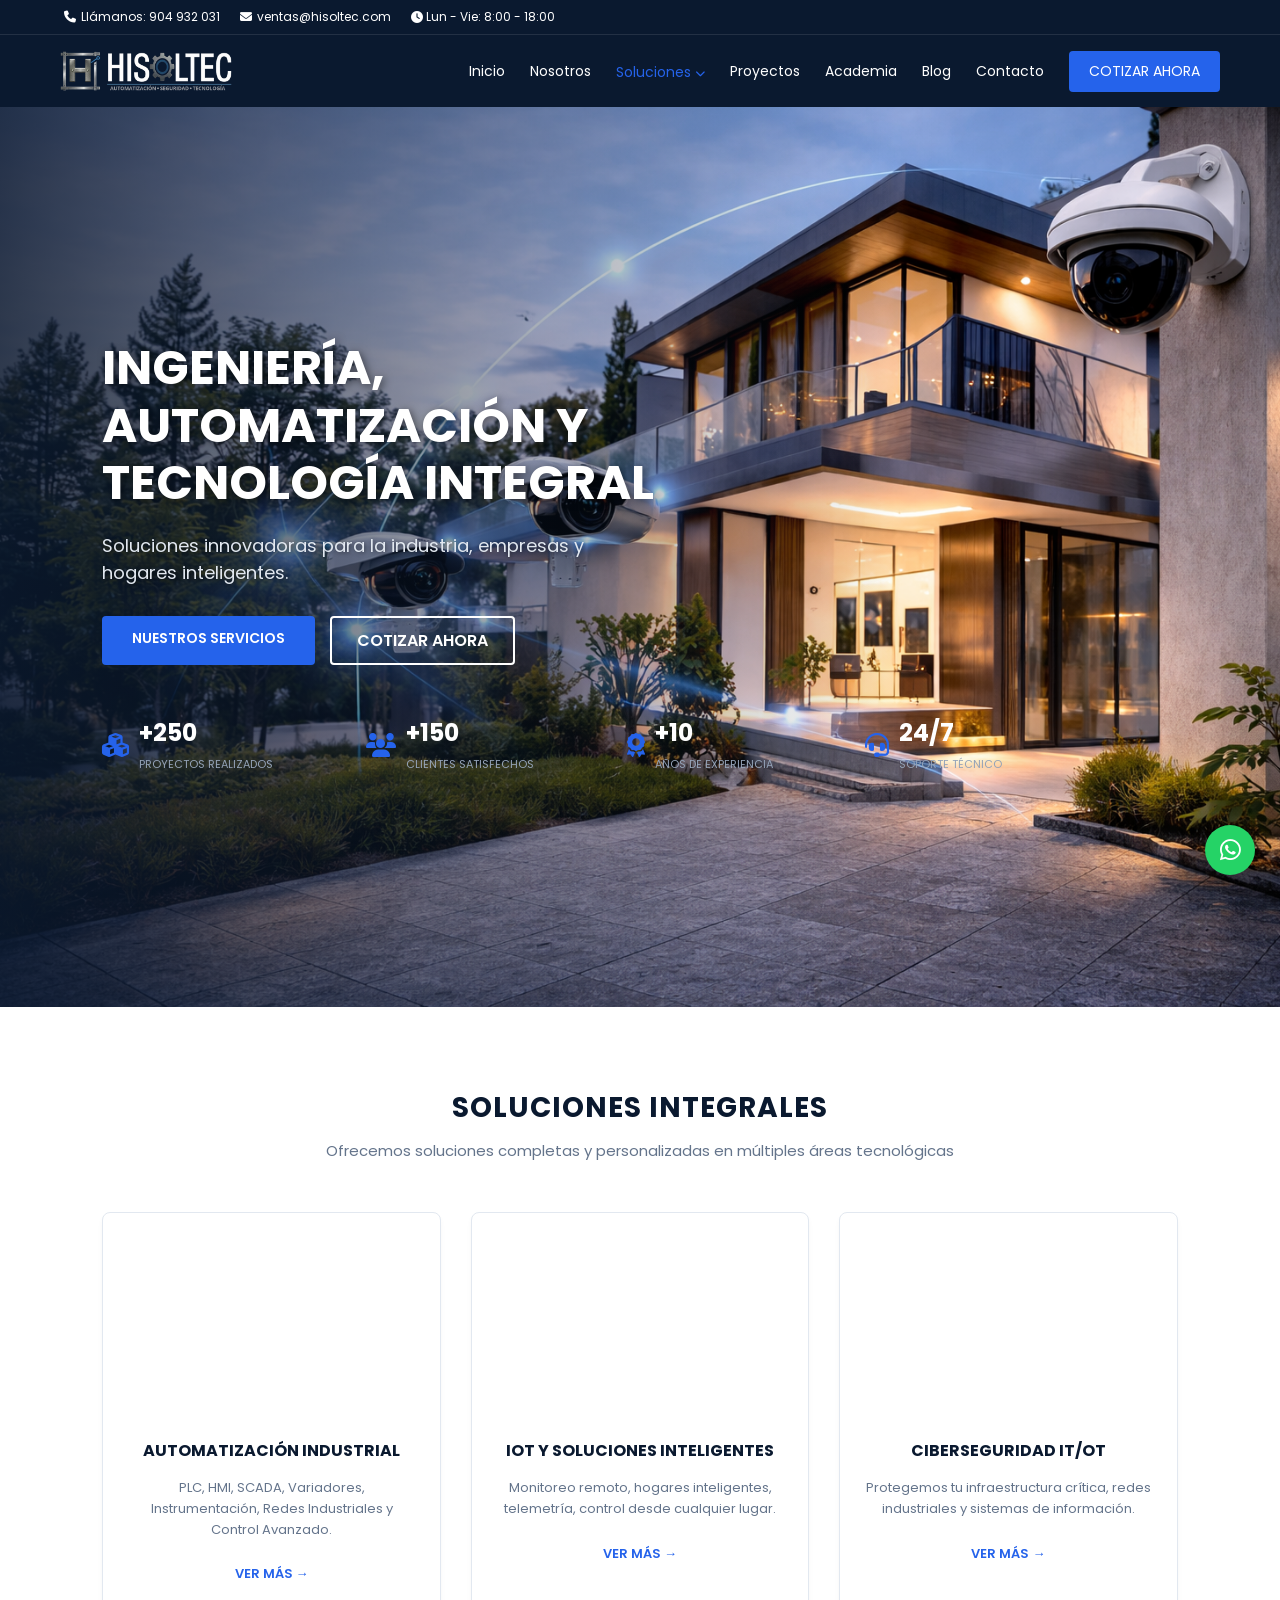
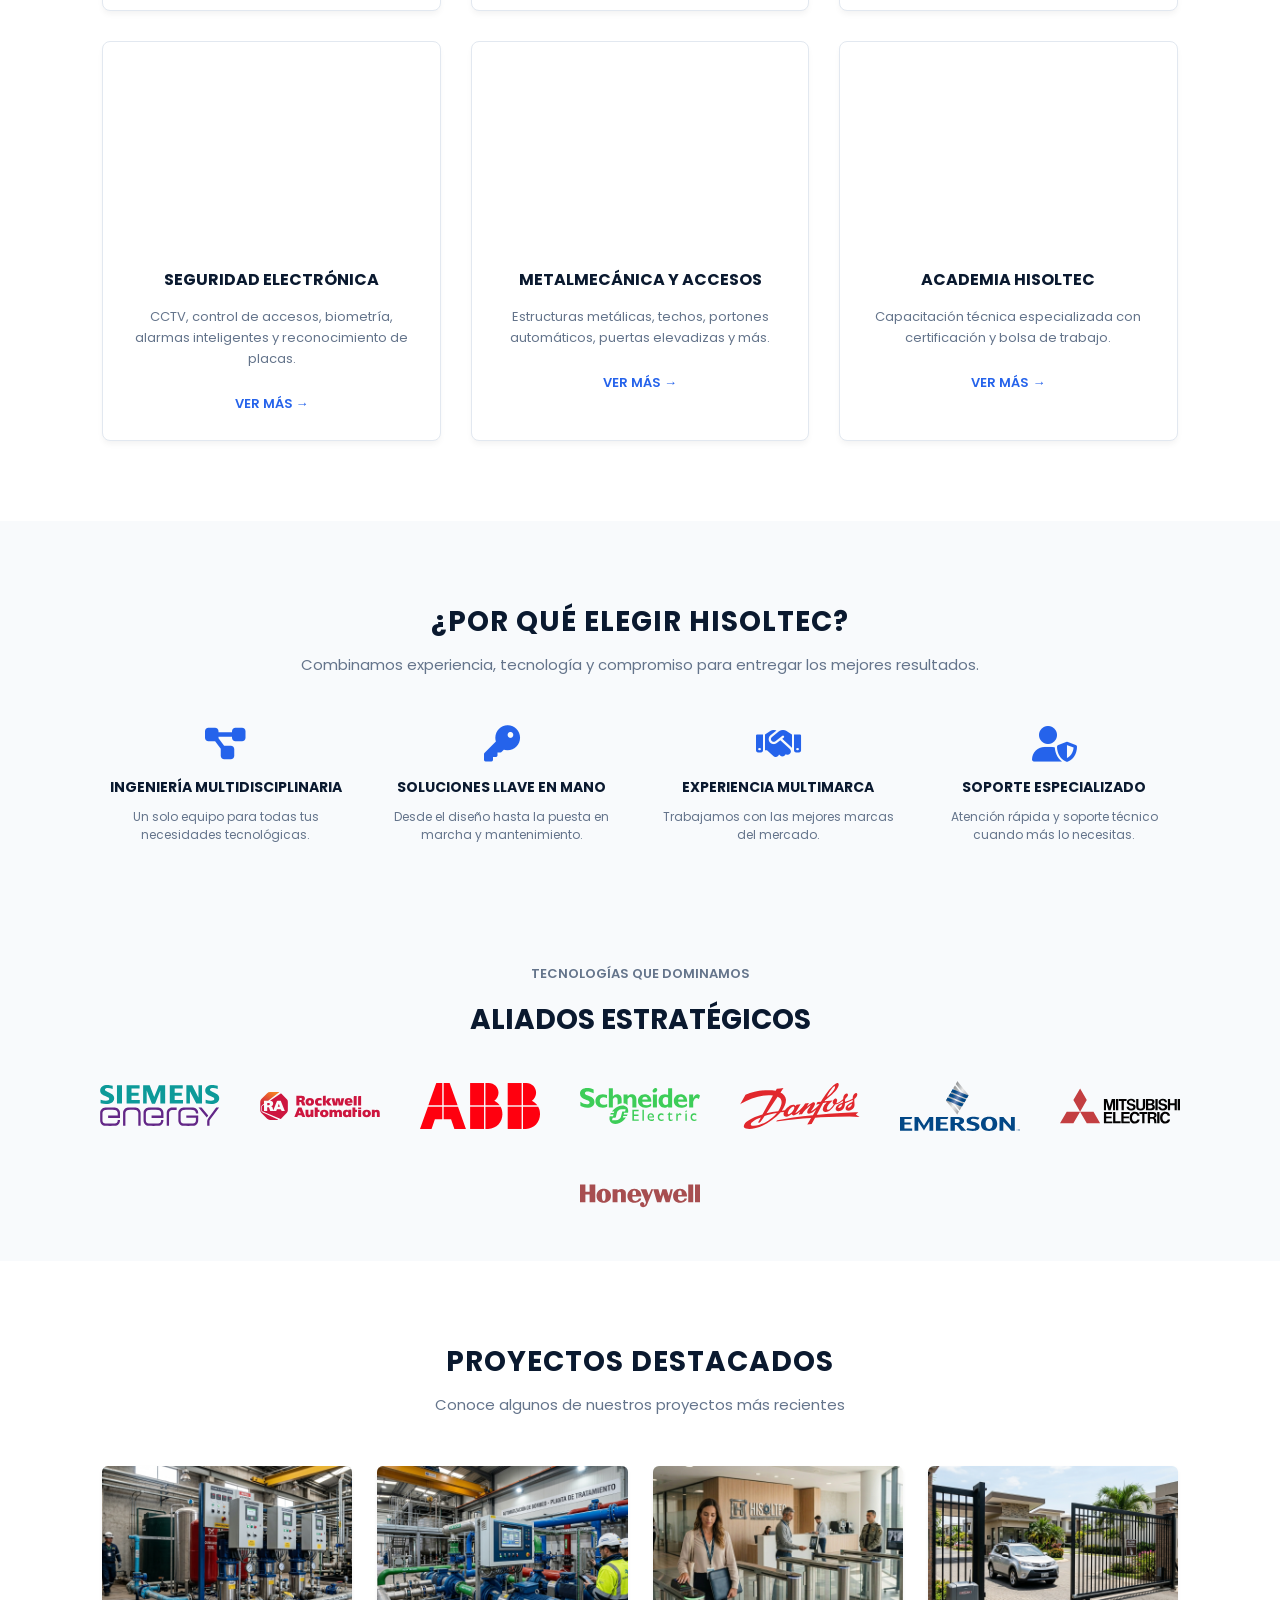
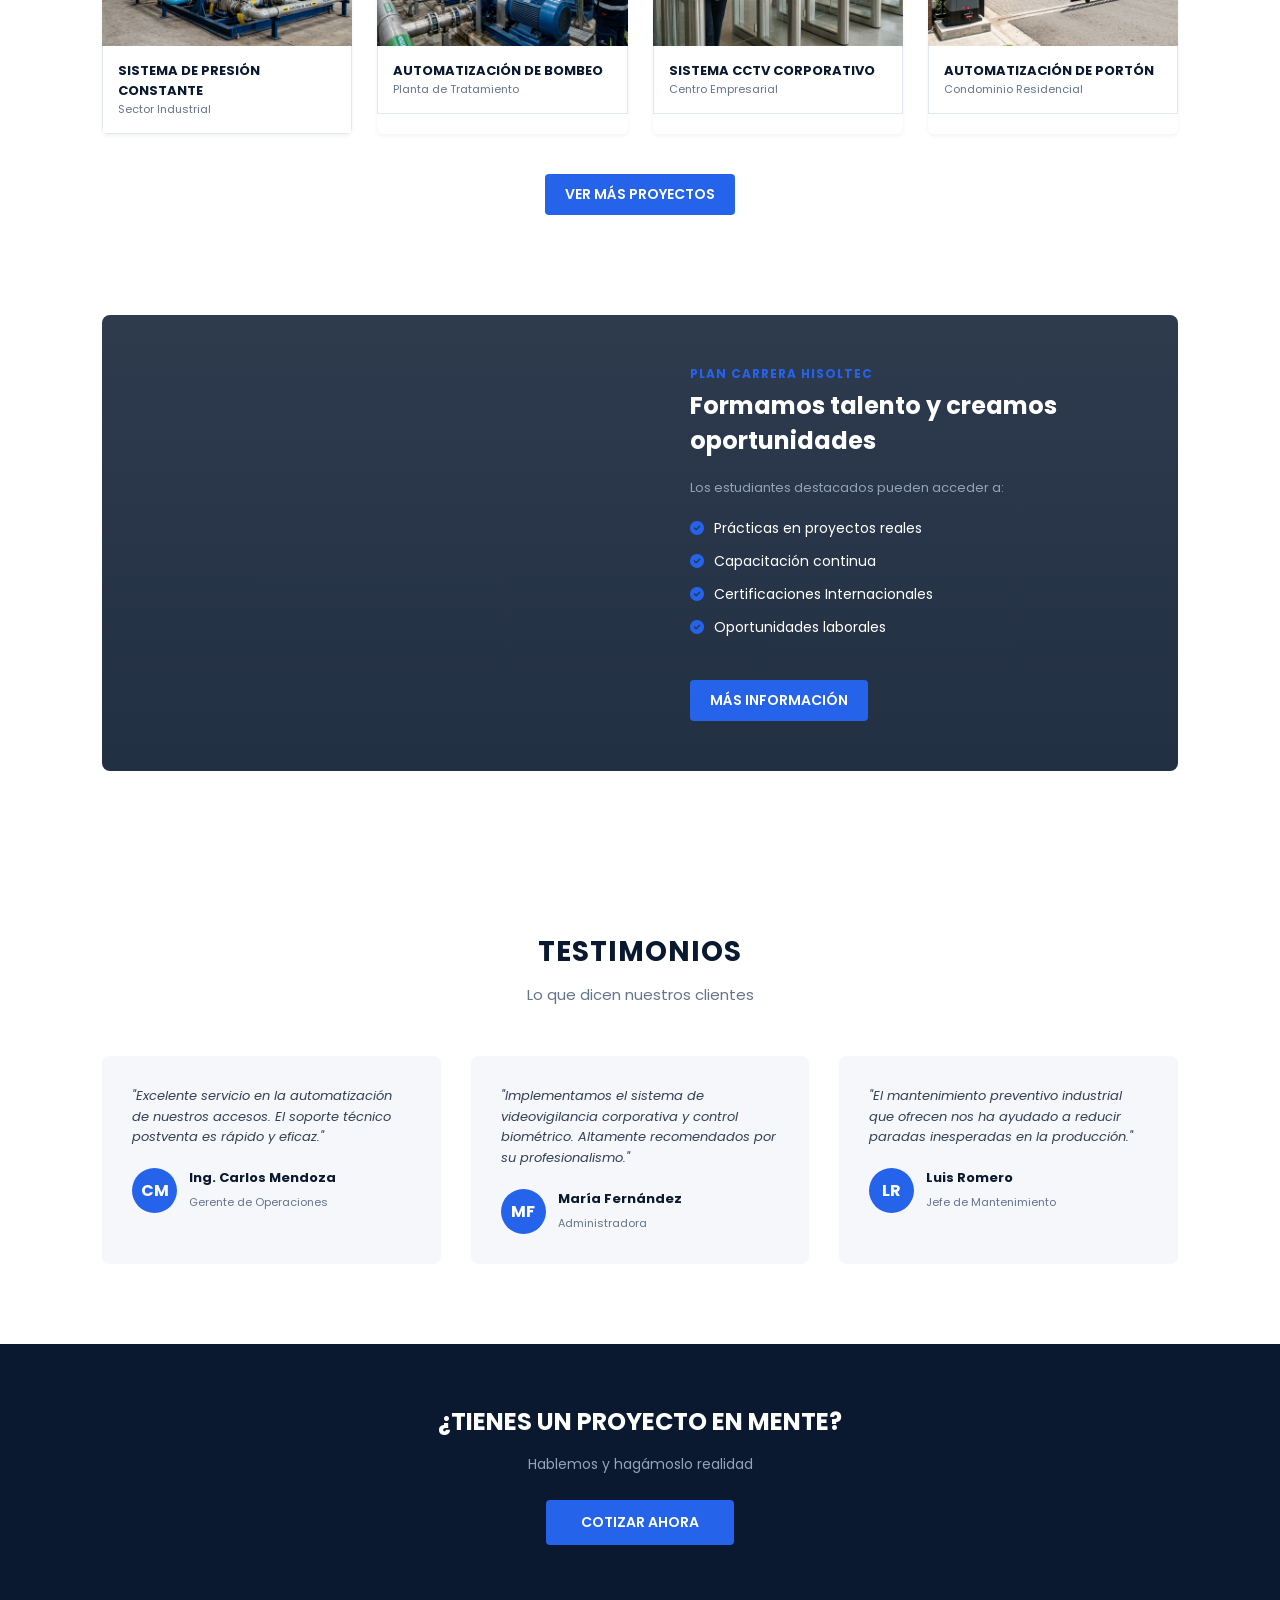
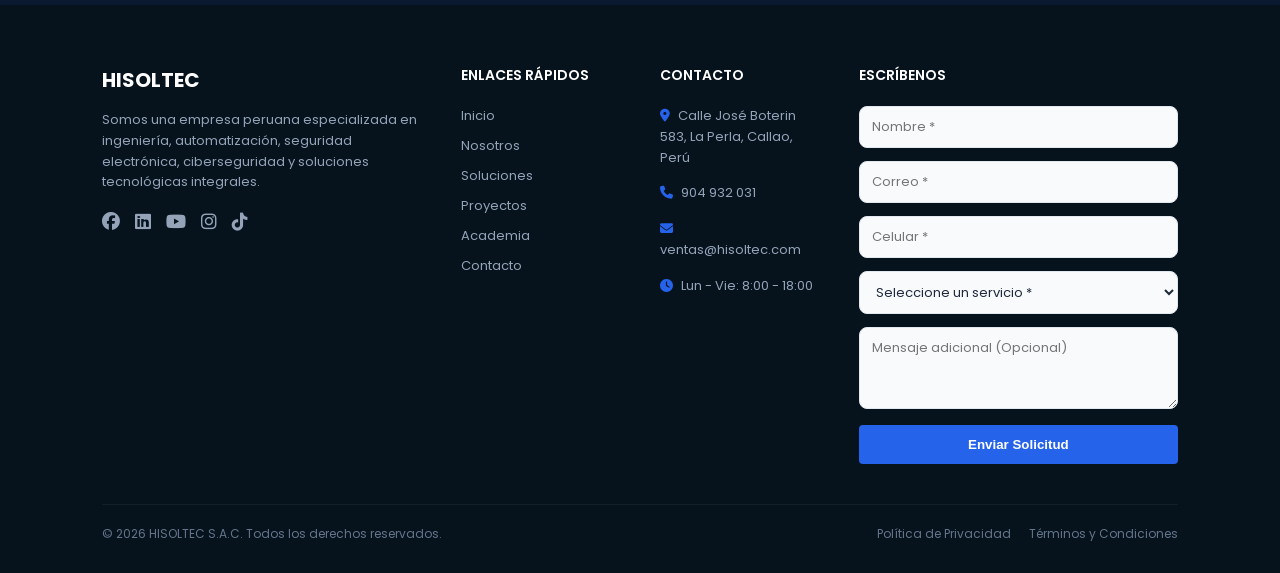
<file: index.html>
<!DOCTYPE html>
<html lang="es">
<head>
    <meta charset="UTF-8">
    <title>HISOLTEC | Ingeniería, Automatización y Tecnología Integral</title>
    <meta name="viewport" content="width=device-width, initial-scale=1.0">
    
    <link rel="icon" type="image/png" sizes="32x32" href="favicon_sin_fondo_hst.PNG">

    <link rel="preconnect" href="https://fonts.googleapis.com">
    <link rel="preconnect" href="https://fonts.gstatic.com" crossorigin>
    <link href="https://fonts.googleapis.com/css2?family=Poppins:wght@400;600;700&display=swap" rel="stylesheet">
    <link rel="stylesheet" href="https://cdnjs.cloudflare.com/ajax/libs/font-awesome/6.4.0/css/all.min.css">
    
    <style>
        /* VARIABLES DE COLOR (Según Guía de Estilo de la Imagen) */
        :root {
            --primary-dark: #0A192F;
            --electric-blue: #2563EB;
            --accent-green: #00C853;
            --bg-light: #F5F7FA;
            --white: #FFFFFF;
            --text-muted: #64748B;
        }

        * {
            box-sizing: border-box;
            margin: 0;
            padding: 0;
        }

        html {
            scroll-behavior: smooth;
        }

        body {
            font-family: 'Poppins', sans-serif;
            background-color: var(--white);
            color: var(--primary-dark);
            overflow-x: hidden;
        }

        /* TOP BAR INFO */
        .top-bar {
            background-color: var(--primary-dark);
            color: var(--white);
            font-size: 12px;
            padding: 8px 5%;
            display: flex;
            justify-content: space-between;
            align-items: center;
            border-bottom: 1px solid rgba(255,255,255,0.1);
        }

        .top-bar-info {
            display: flex;
            gap: 20px;
        }

        .top-bar-info a {
            color: var(--white);
            text-decoration: none;
            display: flex;
            align-items: center;
            gap: 5px;
        }

        /* HEADER NAV */
        nav {
            background-color: var(--primary-dark);
            padding: 0px clamp(16px, 5%, 60px);
            height: 72px;
            position: sticky;
            top: 0;
            z-index: 1000;
            display: flex;
            justify-content: space-between;
            align-items: center;
        }

        .logo img {
            height: 40px;
            display: block;
        }

        .menu-desktop {
            display: flex;
            align-items: center;
            gap: 25px;
        }

        .menu-desktop a {
            color: var(--white);
            text-decoration: none;
            font-size: 14px;
            font-weight: 400;
            transition: color 0.3s;
        }

        .menu-desktop a:hover, .menu-desktop a.active {
            color: var(--electric-blue);
        }

        /* DROPDOWN SUBMENÚ */
        .dropdown {
            position: relative;
        }
        .dropdown-menu {
            position: absolute;
            top: 100%;
            left: 0;
            background: var(--primary-dark);
            border: 1px solid rgba(255,255,255,0.1);
            display: none;
            flex-direction: column;
            width: 220px;
            padding: 10px 0;
            box-shadow: 0 10px 15px rgba(0,0,0,0.3);
        }
        .dropdown:hover .dropdown-menu {
            display: flex;
        }
        .dropdown-menu a {
            padding: 10px 20px;
        }

        .btn-cotizar {
            background-color: var(--electric-blue);
            color: var(--white);
            padding: 10px 20px;
            border-radius: 4px;
            text-decoration: none;
            font-weight: 600;
            font-size: 14px;
            transition: background 0.3s;
        }

        .btn-cotizar:hover {
            background-color: #1d4ed8;
        }

        .hamburger {
            display: none;
            color: var(--white);
            font-size: 24px;
            cursor: pointer;
        }

        /* HERO SECTION 
        .hero {
            background: url('fondo_camaras.png') center/cover; /*linear-gradient(rgba(10,25,47,0.75), rgba(10,25,47,0.85))*/
            /*background-position: center;
            background-size: cover; 
            background: linear-gradient(135deg, rgba(245, 248, 250, 0.98), rgba(230, 240, 245, 0.95));
            min-height: 100vh;
            display: flex;
            flex-direction: column;
            justify-content: center;
            padding: 0 8%;
            color: var(--white);
        }*/

        /* HERO SECTION - DEGRADADO HORIZONTAL: izquierda oscuro → derecha transparente */
        .hero {
        background: linear-gradient(90deg, rgba(10,25,47,0.85) 0%, rgba(10,25,47,0) 70%), url('fondo_camaras.png') center/cover no-repeat;
        min-height: 100vh;
        display: flex;
        flex-direction: column;
        justify-content: center;
        padding: 0 8%;
        color: var(--white);
        }

        .hero h1 {
            font-size: 48px;
            font-weight: 700;
            max-width: 700px;
            line-height: 1.2;
            margin-bottom: 20px;
            text-shadow: 2px 2px 8px rgba(0,0,0,0.5);
        }

        .hero p {
            font-size: 18px;
            color: #E2E8F0;
            max-width: 550px;
            margin-bottom: 30px;
            text-shadow: 1px 1px 4px rgba(0,0,0,0.5);
        }

        .hero-btns {
            display: flex;
            gap: 15px;
            margin-bottom: 50px;
        }

        .btn-outline {
            border: 2px solid var(--white);
            color: var(--white);
            padding: 10px 25px;
            border-radius: 4px;
            text-decoration: none;
            font-weight: 600;
            transition: all 0.3s;
        }

        .btn-outline:hover {
            background: var(--white);
            color: var(--primary-dark);
        }

        /* COUNTERS METRICS */
        .metrics-bar {
            display: flex;
            justify-content: space-between;
            max-width: 900px;
            gap: 20px;
        }

        .metric-item {
            display: flex;
            align-items: center;
            gap: 10px;
        }

        .metric-item i {
            color: var(--electric-blue);
            font-size: 24px;
        }

        .metric-number {
            font-size: 24px;
            font-weight: 700;
            display: block;
        }

        .metric-label {
            font-size: 11px;
            text-transform: uppercase;
            color: #94A3B8;
        }

        /* SECCIONES COMPARTIDAS */
        section {
            padding: 80px 8%;
        }

        .section-title {
            text-align: center;
            font-size: 28px;
            font-weight: 700;
            margin-bottom: 10px;
            text-transform: uppercase;
            letter-spacing: 1px;
        }

        .section-subtitle {
            text-align: center;
            color: var(--text-muted);
            margin-bottom: 50px;
            font-size: 15px;
        }

        /* SECCIÓN SOLUCIONES */
        .soluciones-grid {
            display: grid;
            grid-template-columns: repeat(auto-fit, minmax(320px, 1fr));
            gap: 30px;
        }

        .solucion-card {
            background: var(--white);
            border: 1px solid #E2E8F0;
            border-radius: 8px;
            overflow: hidden;
            box-shadow: 0 4px 6px -1px rgba(0,0,0,0.05);
            transition: transform 0.3s, box-shadow 0.3s;
        }

        .solucion-card:hover {
            transform: translateY(-5px);
            box-shadow: 0 10px 15px -3px rgba(0,0,0,0.1);
        }

        .solucion-img {
            height: 200px;
            background-size: cover;
            background-position: center;
            position: relative;
        }

        .solucion-content {
            padding: 25px;
            text-align: center;
        }

        .solucion-content h3 {
            font-size: 16px;
            font-weight: 700;
            margin-bottom: 15px;
            text-transform: uppercase;
        }

        .solucion-content p {
            font-size: 13px;
            color: var(--text-muted);
            line-height: 1.6;
            margin-bottom: 20px;
            min-height: 40px;
        }

        .solucion-link {
            color: var(--electric-blue);
            text-decoration: none;
            font-weight: 600;
            font-size: 13px;
            display: inline-flex;
            align-items: center;
            gap: 5px;
        }

        /* POR QUÉ ELEGIRNOS */
        .features-grid {
            display: grid;
            grid-template-columns: repeat(auto-fit, minmax(220px, 1fr));
            gap: 30px;
            text-align: center;
        }

        .feature-item i {
            font-size: 36px;
            color: var(--electric-blue);
            margin-bottom: 15px;
        }

        .feature-item h4 {
            font-size: 14px;
            font-weight: 700;
            margin-bottom: 10px;
            text-transform: uppercase;
        }

        .feature-item p {
            font-size: 12px;
            color: var(--text-muted);
            line-height: 1.5;
        }

        /* MARCAS / TECNOLOGÍAS - MEJORADO: badges profesionales 
        .brands-container {
            background-color: #F8FAFC;
            padding: 40px 5%;
            text-align: center;
        }

        .brands-slider {
            display: flex;
            justify-content: center;
            align-items: center;
            gap: 30px;
            flex-wrap: wrap;
            margin-top: 20px;
        }

        .brands-slider span {
            font-weight: 600;
            font-size: 14px;
            color: #1e293b;
            background: white;
            padding: 8px 20px;
            border-radius: 40px;
            box-shadow: 0 1px 3px rgba(0,0,0,0.05);
            border: 1px solid #e2e8f0;
            letter-spacing: 0.5px;
        }*/

        /* MARCAS / TECNOLOGÍAS - CON LOGOS SVG */
        .brands-container {
            background-color: #F8FAFC;
            padding: 40px 5%;
            text-align: center;
        }

        .brands-container h2{
            font-size: 28px;
            color: #0A192F;
            margin-bottom: 40px;
        }

        .brands-slider {
            display: flex;
            justify-content: center;
            align-items: center;
            gap: 40px;
            flex-wrap: wrap;
            margin-top: 20px;
        }

        .brand-logo {
            height: 50px;
            width: auto;
            max-width: 120px;
            object-fit: contain;
            transition: all 0.3s ease;
        }

        .brand-logo:hover {
            transform: scale(1.08);
        }

        /* PROYECTOS DESTACADOS */
        .proyectos-grid {
            display: grid;
            grid-template-columns: repeat(auto-fit, minmax(250px, 1fr));
            gap: 25px;
            margin-bottom: 40px;
        }

        .proyecto-card {
            background: var(--white);
            border-radius: 6px;
            overflow: hidden;
            box-shadow: 0 2px 4px rgba(0,0,0,0.05);
        }

        .proyecto-img {
            height: 180px;
            background-size: cover;
            background-position: center;
        }

        .proyecto-info {
            padding: 15px;
            border: 1px solid #E2E8F0;
            border-top: none;
        }

        .proyecto-info h4 {
            font-size: 13px;
            font-weight: 700;
            text-transform: uppercase;
        }

        .proyecto-info p {
            font-size: 11px;
            color: var(--text-muted);
        }

        .center-btn {
            display: flex;
            justify-content: center;
        }

        /* PLAN CARRERA */
        .plan-carrera {
            background: linear-gradient(rgba(10,25,47,0.85), rgba(10,25,47,0.9)), url('https://images.unsplash.com/photo-1504384308090-c894fdcc538d') center/cover;
            color: var(--white);
            border-radius: 8px;
            display: grid;
            grid-template-columns: 1fr 1fr;
            overflow: hidden;
            padding: 0;
        }

        .plan-img {
            background: url('https://images.unsplash.com/photo-1581092918056-0c4c3dad3785') center/cover;
            min-height: 350px;
        }

        .plan-content {
            padding: 50px;
            display: flex;
            flex-direction: column;
            justify-content: center;
        }

        .plan-content h3 {
            font-size: 24px;
            margin-bottom: 20px;
        }

        .plan-list {
            list-style: none;
            margin-bottom: 30px;
        }

        .plan-list li {
            font-size: 14px;
            margin-bottom: 12px;
            display: flex;
            align-items: center;
            gap: 10px;
        }

        .plan-list li i {
            color: var(--electric-blue);
        }

        /* TESTIMONIOS - MEJORADO: avatares con iniciales */
        .testimonios-grid {
            display: grid;
            grid-template-columns: repeat(auto-fit, minmax(280px, 1fr));
            gap: 30px;
        }

        .testimonio-card {
            background: var(--bg-light);
            padding: 30px;
            border-radius: 8px;
            position: relative;
        }

        .testimonio-card p {
            font-size: 13px;
            font-style: italic;
            line-height: 1.6;
            margin-bottom: 20px;
            color: #334155;
        }

        .testimonio-user {
            display: flex;
            align-items: center;
            gap: 12px;
        }

        .testimonio-avatar {
            width: 45px;
            height: 45px;
            background-color: var(--electric-blue);
            border-radius: 50%;
            display: flex;
            align-items: center;
            justify-content: center;
            color: white;
            font-weight: 700;
            font-size: 16px;
            text-transform: uppercase;
        }

        .testimonio-name {
            font-size: 13px;
            font-weight: 700;
            display: block;
        }

        .testimonio-role {
            font-size: 11px;
            color: var(--text-muted);
        }

        /* CALL TO ACTION FINAL */
        .cta-final {
            background-color: var(--primary-dark);
            color: var(--white);
            text-align: center;
            padding: 60px 5%;
            display: flex;
            flex-direction: column;
            align-items: center;
            gap: 15px;
        }

        .cta-final h2 {
            font-size: 24px;
            font-weight: 700;
        }

        .cta-final p {
            font-size: 14px;
            color: #94A3B8;
            margin-bottom: 10px;
        }

        /* CONTACTO / FOOTER DETALLADO */
        .main-footer {
            background-color: #06131D;
            color: var(--white);
            padding: 60px 8% 30px 8%;
            font-size: 13px;
        }

        .footer-grid {
            display: grid;
            grid-template-columns: 2fr 1fr 1fr 2fr;
            gap: 40px;
            border-bottom: 1px solid rgba(255,255,255,0.05);
            padding-bottom: 40px;
        }

        .footer-col h4 {
            font-size: 14px;
            font-weight: 600;
            margin-bottom: 20px;
            text-transform: uppercase;
            color: var(--white);
        }

        .footer-col p {
            color: #94A3B8;
            line-height: 1.6;
            margin-bottom: 15px;
        }

        .footer-col ul {
            list-style: none;
        }

        .footer-col ul li {
            margin-bottom: 10px;
        }

        .footer-col ul li a {
            color: #94A3B8;
            text-decoration: none;
            transition: color 0.2s;
        }

        .footer-col ul li a:hover {
            color: var(--electric-blue);
        }

        .social-icons {
            display: flex;
            gap: 15px;
            margin-top: 15px;
        }

        .social-icons a {
            color: #94A3B8;
            font-size: 18px;
            transition: color 0.2s;
        }

        .social-icons a:hover {
            color: var(--electric-blue);
        }

        /* FORMULARIO INTEGRADO EN FOOTER */
        .footer-form input, .footer-form select, .footer-form textarea {
            width: 100%;
            background: #f8fafc;
            border: 1px solid #e2e8f0;
            padding: 10px 12px;
            border-radius: 8px;
            color: #1e293b;
            margin-bottom: 10px;
            font-family: inherit;
            font-size: 13px;
        }

        .footer-form select option {
            background: #f8fafc;
            color: #1e293b;
        }

        .footer-form button {
            background: var(--electric-blue);
            color: var(--white);
            border: none;
            width: 100%;
            padding: 12px;
            border-radius: 4px;
            font-weight: 600;
            cursor: pointer;
            transition: background 0.3s;
        }

        .footer-form button:hover {
            background: #1d4ed8;
        }

        .error-msg {
            color: #EF4444;
            font-size: 11px;
            margin-top: -5px;
            margin-bottom: 8px;
        }

        .footer-bottom {
            display: flex;
            justify-content: space-between;
            padding-top: 20px;
            color: #64748B;
            font-size: 12px;
        }

        .footer-bottom a {
            color: #64748B;
            text-decoration: none;
            margin-left: 15px;
        }

        /* WHATSAPP FLOAT */
        .whatsapp-float {
            position: fixed;
            bottom: 25px;
            right: 25px;
            background-color: #25D366;
            color: white;
            width: 50px;
            height: 50px;
            border-radius: 50%;
            display: flex;
            align-items: center;
            justify-content: center;
            font-size: 24px;
            box-shadow: 0 4px 10px rgba(0,0,0,0.3);
            z-index: 2000;
            text-decoration: none;
        }

        /* MENÚ MÓVIL LATERAL - CORREGIDO: Academia sin submenú, Soluciones CON submenú, y agregado HISOLTEC */
        .mobile-menu-panel {
            position: fixed;
            top: 0;
            right: -100%;
            width: 240px;
            height: 100vh;
            background: rgba(15,18,22,0.7);
            backdrop-filter: blur(2px);
            /*-webkit-backdrop-filter: blur(4px);*/
            z-index: 3000;
            transition: right 0.4s cubic-bezier(0.1, 1, 0.1, 1);
            padding: 30px 20px;
            box-shadow: -5px 0 25px rgba(0,0,0,0.4);
            display: flex;
            flex-direction: column;
        }

        .mobile-menu-panel.open {
            right: 0;
        }

        .mobile-header {
            display: flex;
            justify-content: space-between;
            align-items: center;
            margin-bottom: 30px;
            padding-bottom: 15px;
            border-bottom: 1px solid rgba(255,255,255,0.1);
        }

        .mobile-header h3 {
            color: var(--white);
            font-size: 20px;
            font-weight: 700;
        }

        .close-panel {
            color: var(--white);
            font-size: 24px;
            cursor: pointer;
        }

        .mobile-links {
            display: flex;
            flex-direction: column;
            gap: 5px;
        }

        .mobile-link-item {
            display: flex;
            justify-content: space-between;
            align-items: center;
            color: var(--white);
            text-decoration: none;
            font-size: 16px;
            font-weight: 600;
            padding: 12px 0;
            cursor: pointer;
            border-bottom: 1px solid rgba(255,255,255,0.1);
        }

        .mobile-simple-link {
            color: var(--white);
            text-decoration: none;
            font-size: 16px;
            font-weight: 600;
            padding: 12px 0;
            display: block;
            border-bottom: 1px solid rgba(255,255,255,0.1);
        }

        .mobile-submenu {
            display: none;
            flex-direction: column;
            padding-left: 20px;
            margin-bottom: 10px;
            border-left: 2px solid var(--electric-blue);
        }

        .mobile-submenu.open {
            display: flex;
        }

        .mobile-submenu a {
            color: #CBD5E1;
            text-decoration: none;
            font-size: 13px;
            padding: 8px 0;
        }

        .toggle-icon {
            font-size: 12px;
            transition: transform 0.2s;
        }

        .mobile-link-item.open .toggle-icon {
            transform: rotate(180deg);
        }

        .mobile-menu-panel .btn-cotizar {
            margin-top: 30px;
            text-align: center;
        }

        .overlay-bg {
            position: fixed;
            top: 0;
            left: 0;
            width: 100vw;
            height: 100vh;
            background: rgba(0,0,0,0.5);
            z-index: 2500;
            display: none;
        }

        /* TOAST SUCCESS */
        .toast-notification {
            position: fixed;
            top: 30px;
            left: 50%;
            transform: translateX(-50%);
            background: var(--accent-green);
            color: white;
            padding: 12px 25px;
            border-radius: 4px;
            font-weight: 600;
            z-index: 4000;
            opacity: 0;
            visibility: hidden;
            transition: 0.3s;
            font-size: 14px;
        }
        .toast-notification.show {
            opacity: 1;
            visibility: visible;
        }

        /* RESPONSIVE */
        @media (max-width: 1024px) {
            .footer-grid {
                grid-template-columns: 1fr 1fr;
            }
            .plan-carrera {
                grid-template-columns: 1fr;
            }
            .plan-img {
                display: none;
            }
        }

        @media (max-width: 1050px) {
            nav{
                height: 56px;
            }
            .menu-desktop, .top-bar {
                display: none;
            }
            .hamburger {
                display: block;
            }
            .hero h1 {
                font-size: 32px;
            }
            .metrics-bar {
                flex-direction: column;
                gap: 15px;
            }
            .footer-grid {
                grid-template-columns: 1fr;
            }
            .footer-bottom {
                flex-direction: column;
                gap: 10px;
                text-align: center;
            }
            .hero-content{
                padding-top: 140px;
            }
            .hero-title{
                font-size: 2.6rem;
                line-height: 1.15;
                max-width: 90%;
            }
            section {
                padding: 60px 5%;
            }
        }

        /* MODAL - Ventana emergente para Términos y Política */
.modal {
    display: none;
    position: fixed;
    top: 0;
    left: 0;
    width: 100%;
    height: 100%;
    background: rgba(0, 0, 0, 0.8);
    backdrop-filter: blur(5px);
    z-index: 5000;
    justify-content: center;
    align-items: center;
}

.modal-content {
    background: white;
    width: 90%;
    max-width: 700px;
    max-height: 85vh;
    border-radius: 20px;
    overflow: hidden;
    animation: modalFadeIn 0.3s ease;
}

@keyframes modalFadeIn {
    from {
        opacity: 0;
        transform: translateY(-30px);
    }
    to {
        opacity: 1;
        transform: translateY(0);
    }
}

.modal-header {
    background: #003e9ade;
    color: white;
    padding: 20px 25px;
    display: flex;
    justify-content: space-between;
    align-items: center;
}

.modal-header h3 {
    margin: 0;
    font-size: 20px;
}

.modal-close {
    background: none;
    border: none;
    color: white;
    font-size: 28px;
    cursor: pointer;
    transition: transform 0.2s;
}

.modal-close:hover {
    transform: scale(1.1);
}

.modal-body {
    padding: 25px;
    overflow-y: auto;
    max-height: calc(85vh - 70px);
}

.modal-body h4 {
    color: #0A192F;
    margin: 20px 0 10px 0;
    font-size: 16px;
}

.modal-body p {
    color: #64748B;
    line-height: 1.6;
    font-size: 14px;
    margin-bottom: 12px;
}

.modal-body hr {
    margin: 20px 0;
    border-color: #E2E8F0;
}
    </style>
</head>
<body>

    <div class="overlay-bg" id="overlayBg" onclick="closeMobileMenu()"></div>

    <div class="toast-notification" id="toastSuccess">
        <i class="fas fa-check-circle"></i> ¡Su solicitud fue enviada con éxito!
    </div>

    <div class="top-bar">
        <div class="top-bar-info">
            <a href="tel:904932031"><i class="fas fa-phone"></i> Llámanos: 904 932 031</a>
            <a href="mailto:ventas@hisoltec.com"><i class="fas fa-envelope"></i> ventas@hisoltec.com</a>
            <span><i class="fas fa-clock"></i> Lun - Vie: 8:00 - 18:00</span>
        </div>
    </div>

    <nav>
        <div class="logo">
            <img src="Logo_hisoltec_blanco.png" alt="HISOLTEC LOGO">
        </div>
        <div class="menu-desktop">
            <a href="#">Inicio</a>
            <a href="#nosotros">Nosotros</a>
            <div class="dropdown">
                <a href="#soluciones" class="active">Soluciones <i class="fas fa-chevron-down" style="font-size:10px;"></i></a>
                <div class="dropdown-menu">
                    <a href="automatizacion.html">Automatización Industrial</a>
                    <a href="iot.html">IoT y Soluciones Inteligentes</a>
                    <a href="ciberseguridad.html">Ciberseguridad IT/OT</a>
                    <a href="seguridad-electronica.html">Seguridad Electrónica</a>
                    <a href="metalmecanica.html">Metalmecánica y Accesos</a>
                </div>
            </div>
            <a href="#proyectos">Proyectos</a>
            <a href="cursos.html">Academia</a>
            <a href="#blog">Blog</a>
            <a href="#contacto">Contacto</a>
            <a href="#formulario" class="btn-cotizar">COTIZAR AHORA</a>
        </div>
        <div class="hamburger" onclick="openMobileMenu()">
            <i class="fas fa-bars"></i>
        </div>
    </nav>

    <!-- MENÚ MÓVIL CORREGIDO: con HISOLTEC, Academia sin submenú -->
    <div class="mobile-menu-panel" id="mobilePanel">
        <div class="mobile-header">
            <h3>HISOLTEC</h3>
            <div class="close-panel" onclick="closeMobileMenu()">
                <i class="fas fa-times"></i>
            </div>
        </div>
        <div class="mobile-links">
            <a href="#" class="mobile-simple-link" onclick="closeMobileMenu()">Inicio</a>
            <a href="#nosotros" class="mobile-simple-link" onclick="closeMobileMenu()">Nosotros</a>
            
            <!-- SOLUCIONES CON SUBMENÚ -->
            <div class="mobile-link-item" onclick="toggleSubmenu('submenuSoluciones', this)">
                <span>Soluciones</span>
                <i class="fas fa-chevron-down toggle-icon"></i>
            </div>
            <div class="mobile-submenu" id="submenuSoluciones">
                <a href="automatizacion.html" onclick="closeMobileMenu()">Automatización Industrial</a>
                <a href="iot.html" onclick="closeMobileMenu()">IoT y Soluciones Inteligentes</a>
                <a href="ciberseguridad.html" onclick="closeMobileMenu()">Ciberseguridad IT/OT</a>
                <a href="seguridad-electronica.html" onclick="closeMobileMenu()">Seguridad Electrónica</a>
                <a href="metalmecanica.html" onclick="closeMobileMenu()">Metalmecánica y Accesos</a>
            </div>
            
            <a href="#proyectos" class="mobile-simple-link" onclick="closeMobileMenu()">Proyectos</a>
            <a href="cursos.html" class="mobile-simple-link" onclick="closeMobileMenu()">Academia</a>
            <a href="#blog" class="mobile-simple-link" onclick="closeMobileMenu()">Blog</a>
            <a href="#contacto" class="mobile-simple-link" onclick="closeMobileMenu()">Contacto</a>
        </div>
        <a href="#contacto" class="btn-cotizar" onclick="closeMobileMenu()">COTIZAR AHORA</a>
    </div>

    <header class="hero">
        <h1>INGENIERÍA, AUTOMATIZACIÓN Y TECNOLOGÍA INTEGRAL</h1>
        <p>Soluciones innovadoras para la industria, empresas y hogares inteligentes.</p>
        <div class="hero-btns">
            <a href="#soluciones" class="btn-cotizar" style="padding: 12px 30px;">NUESTROS SERVICIOS</a>
            <a href="#contacto" class="btn-outline">COTIZAR AHORA</a>
        </div>
        
        <div class="metrics-bar">
            <div class="metric-item">
                <i class="fas fa-cubes"></i>
                <div>
                    <span class="metric-number">+250</span>
                    <span class="metric-label">Proyectos Realizados</span>
                </div>
            </div>
            <div class="metric-item">
                <i class="fas fa-users"></i>
                <div>
                    <span class="metric-number">+150</span>
                    <span class="metric-label">Clientes Satisfechos</span>
                </div>
            </div>
            <div class="metric-item">
                <i class="fas fa-award"></i>
                <div>
                    <span class="metric-number">+10</span>
                    <span class="metric-label">Años de Experiencia</span>
                </div>
            </div>
            <div class="metric-item">
                <i class="fas fa-headset"></i>
                <div>
                    <span class="metric-number">24/7</span>
                    <span class="metric-label">Soporte Técnico</span>
                </div>
            </div>
        </div>
    </header>

    <section id="soluciones">
        <h2 class="section-title">Soluciones Integrales</h2>
        <p class="section-subtitle">Ofrecemos soluciones completas y personalizadas en múltiples áreas tecnológicas</p>
        
        <div class="soluciones-grid">
            <div class="solucion-card">
                <div class="solucion-img" style="background-image: url('https://images.unsplash.com/photo-1581091226825-a6a2a5aee158');"></div>
                <div class="solucion-content">
                    <h3>Automatización Industrial</h3>
                    <p>PLC, HMI, SCADA, Variadores, Instrumentación, Redes Industriales y Control Avanzado.</p>
                    <a href="automatizacion.html" class="solucion-link">VER MÁS →</a>
                </div>
            </div>
            <div class="solucion-card">
                <div class="solucion-img" style="background-image: url('https://images.unsplash.com/photo-1558346490-a72e53ae2d4f');"></div>
                <div class="solucion-content">
                    <h3>IoT y Soluciones Inteligentes</h3>
                    <p>Monitoreo remoto, hogares inteligentes, telemetría, control desde cualquier lugar.</p>
                    <a href="iot.html" class="solucion-link">VER MÁS →</a>
                </div>
            </div>
            <div class="solucion-card">
                <div class="solucion-img" style="background-image: url('https://images.unsplash.com/photo-1563986768609-322da13575f3');"></div>
                <div class="solucion-content">
                    <h3>Ciberseguridad IT/OT</h3>
                    <p>Protegemos tu infraestructura crítica, redes industriales y sistemas de información.</p>
                    <a href="ciberseguridad.html" class="solucion-link">VER MÁS →</a>
                </div>
            </div>
            <div class="solucion-card">
                <div class="solucion-img" style="background-image: url('https://images.unsplash.com/photo-1557597774-9d273605dfa9');"></div>
                <div class="solucion-content">
                    <h3>Seguridad Electrónica</h3>
                    <p>CCTV, control de accesos, biometría, alarmas inteligentes y reconocimiento de placas.</p>
                    <a href="seguridad-electronica.html" class="solucion-link">VER MÁS →</a>
                </div>
            </div>
            <div class="solucion-card">
                <div class="solucion-img" style="background-image: url('https://images.unsplash.com/photo-1504917595217-d4dc5ebe6122');"></div>
                <div class="solucion-content">
                    <h3>Metalmecánica y Accesos</h3>
                    <p>Estructuras metálicas, techos, portones automáticos, puertas elevadizas y más.</p>
                    <a href="metalmecanica.html" class="solucion-link">VER MÁS →</a>
                </div>
            </div>
            <div class="solucion-card">
                <div class="solucion-img" style="background-image: url('https://images.unsplash.com/photo-1524178232363-1fb2b075b655');"></div>
                <div class="solucion-content">
                    <h3>Academia Hisoltec</h3>
                    <p>Capacitación técnica especializada con certificación y bolsa de trabajo.</p>
                    <a href="cursos.html" class="solucion-link">VER MÁS →</a>
                </div>
            </div>
        </div>
    </section>

    <section style="background-color: #F8FAFC;" id="nosotros">
        <h2 class="section-title">¿Por qué elegir Hisoltec?</h2>
        <p class="section-subtitle">Combinamos experiencia, tecnología y compromiso para entregar los mejores resultados.</p>
        
        <div class="features-grid">
            <div class="feature-item">
                <i class="fas fa-project-diagram"></i>
                <h4>Ingeniería Multidisciplinaria</h4>
                <p>Un solo equipo para todas tus necesidades tecnológicas.</p>
            </div>
            <div class="feature-item">
                <i class="fas fa-key"></i>
                <h4>Soluciones llave en mano</h4>
                <p>Desde el diseño hasta la puesta en marcha y mantenimiento.</p>
            </div>
            <div class="feature-item">
                <i class="fas fa-handshake"></i>
                <h4>Experiencia Multimarca</h4>
                <p>Trabajamos con las mejores marcas del mercado.</p>
            </div>
            <div class="feature-item">
                <i class="fas fa-user-shield"></i>
                <h4>Soporte Especializado</h4>
                <p>Atención rápida y soporte técnico cuando más lo necesitas.</p>
            </div>
        </div>
    </section>

    <div class="brands-container">
        <p style="font-size: 13px; font-weight: 600; color: var(--text-muted); text-transform: uppercase; margin-bottom: 15px;">Tecnologías que dominamos</p>
        <h2>ALIADOS ESTRATÉGICOS</h2>
        <div class="brands-slider">
            <img src="siemens-energy.svg" alt="Siemens" class="brand-logo">
            <img src="rockwell-automation.svg" alt="Rockwell" class="brand-logo">
            <img src="abb-logo.svg" alt="ABB" class="brand-logo">
            <img src="fl-schneider-electric.svg" alt="Schneider" class="brand-logo">
            <img src="danfoss.svg" alt="Danfoss" class="brand-logo">
            <img src="emerson-electric.svg" alt="Emerson" class="brand-logo">
            <img src="mitsubishi-electric.svg" alt="Mitsubishi Electric" class="brand-logo">
            <img src="honeywell.svg" alt="Honeywell" class="brand-logo">
        </div>
    </div>

    <section id="proyectos">
        <h2 class="section-title">Proyectos Destacados</h2>
        <p class="section-subtitle">Conoce algunos de nuestros proyectos más recientes</p>
        
        <div class="proyectos-grid">
            <div class="proyecto-card">
                <div class="proyecto-img" style="background-image: url('sistema_presion_cte.png'); background-color: #ccc;"></div>
                <div class="proyecto-info">
                    <h4>Sistema de Presión Constante</h4>
                    <p>Sector Industrial</p>
                </div>
            </div>
            <div class="proyecto-card">
                <div class="proyecto-img" style="background-image: url('BOMBEO_AUTO.png'); background-color: #ccc;"></div>
                <div class="proyecto-info">
                    <h4>Automatización de Bombeo</h4>
                    <p>Planta de Tratamiento</p>
                </div>
            </div>
            <div class="proyecto-card">
                <div class="proyecto-img" style="background-image: url('control_accesos_hisoltec.png'); background-color: #ccc;"></div>
                <div class="proyecto-info">
                    <h4>Sistema CCTV Corporativo</h4>
                    <p>Centro Empresarial</p>
                </div>
            </div>
            <div class="proyecto-card">
                <div class="proyecto-img" style="background-image: url('puerta_automatica.png'); background-color: #ccc;"></div>
                <div class="proyecto-info">
                    <h4>Automatización de Portón</h4>
                    <p>Condominio Residencial</p>
                </div>
            </div>
        </div>
        <div class="center-btn">
            <a href="#contacto" class="btn-cotizar" style="background-color: var(--electric-blue);">VER MÁS PROYECTOS</a>
        </div>
    </section>

    <section id="academia" style="padding-top: 20px;">
        <div class="plan-carrera">
            <div class="plan-img"></div>
            <div class="plan-content">
                <span style="color: var(--electric-blue); font-size: 12px; font-weight:700; letter-spacing: 1px;">PLAN CARRERA HISOLTEC</span>
                <h3 style="margin-top: 5px;">Formamos talento y creamos oportunidades</h3>
                <p style="font-size: 13px; color: #94A3B8; margin-bottom: 20px;">Los estudiantes destacados pueden acceder a:</p>
                <ul class="plan-list">
                    <li><i class="fas fa-check-circle"></i> Prácticas en proyectos reales</li>
                    <li><i class="fas fa-check-circle"></i> Capacitación continua</li>
                    <li><i class="fas fa-check-circle"></i> Certificaciones Internacionales</li>
                    <li><i class="fas fa-check-circle"></i> Oportunidades laborales</li>
                </ul>
                <a href="#contacto" class="btn-cotizar" style="width: max-content;">MÁS INFORMACIÓN</a>
            </div>
        </div>
    </section>

    <section>
        <h2 class="section-title">Testimonios</h2>
        <p class="section-subtitle">Lo que dicen nuestros clientes</p>
        
        <div class="testimonios-grid">
            <div class="testimonio-card">
                <p>"Excelente servicio en la automatización de nuestros accesos. El soporte técnico postventa es rápido y eficaz."</p>
                <div class="testimonio-user">
                    <div class="testimonio-avatar">CM</div>
                    <div>
                        <span class="testimonio-name">Ing. Carlos Mendoza</span>
                        <span class="testimonio-role">Gerente de Operaciones</span>
                    </div>
                </div>
            </div>
            <div class="testimonio-card">
                <p>"Implementamos el sistema de videovigilancia corporativa y control biométrico. Altamente recomendados por su profesionalismo."</p>
                <div class="testimonio-user">
                    <div class="testimonio-avatar">MF</div>
                    <div>
                        <span class="testimonio-name">María Fernández</span>
                        <span class="testimonio-role">Administradora</span>
                    </div>
                </div>
            </div>
            <div class="testimonio-card">
                <p>"El mantenimiento preventivo industrial que ofrecen nos ha ayudado a reducir paradas inesperadas en la producción."</p>
                <div class="testimonio-user">
                    <div class="testimonio-avatar">LR</div>
                    <div>
                        <span class="testimonio-name">Luis Romero</span>
                        <span class="testimonio-role">Jefe de Mantenimiento</span>
                    </div>
                </div>
            </div>
        </div>
    </section>

    <div class="cta-final" id="blog">
        <h2>¿TIENES UN PROYECTO EN MENTE?</h2>
        <p>Hablemos y hagámoslo realidad</p>
        <a href="#contacto" class="btn-cotizar" style="padding: 12px 35px;">COTIZAR AHORA</a>
    </div>

    <footer class="main-footer" id="contacto">
        <div class="footer-grid">
            <div class="footer-col">
                <h3 style="font-size: 20px; font-weight: 700; margin-bottom: 15px; color: var(--white);">HISOLTEC</h3>
                <p>Somos una empresa peruana especializada en ingeniería, automatización, seguridad electrónica, ciberseguridad y soluciones tecnológicas integrales.</p>
                <div class="social-icons">
                    <a href="https://www.facebook.com/profile.php?id=61583769705412"><i class="fab fa-facebook"></i></a>
                    <a href="https://www.linkedin.com/company/hisoltec-sac/"><i class="fab fa-linkedin"></i></a>
                    <a href="https://www.youtube.com/@HISOLTECSAC"><i class="fab fa-youtube"></i></a>
                    <a href="https://www.instagram.com/hisoltec_sac/"><i class="fab fa-instagram"></i></a>
                    <a href="https://www.tiktok.com/@hisoltec.sac"><i class="fab fa-tiktok"></i></a>
                </div>
            </div>
            <div class="footer-col">
                <h4>Enlaces Rápidos</h4>
                <ul>
                    <li><a href="index.html">Inicio</a></li>
                    <li><a href="#nosotros">Nosotros</a></li>
                    <li><a href="#soluciones">Soluciones</a></li>
                    <li><a href="#proyectos">Proyectos</a></li>
                    <li><a href="cursos.html">Academia</a></li>
                    <li><a href="#contacto">Contacto</a></li>
                </ul>
            </div>
            <div class="footer-col">
                <h4>Contacto</h4>
                <p><i class="fas fa-map-marker-alt" style="color:var(--electric-blue); margin-right:5px;"></i> Calle José Boterin 583, La Perla, Callao, Perú</p>
                <p><i class="fas fa-phone" style="color:var(--electric-blue); margin-right:5px;"></i> 904 932 031</p>
                <p><i class="fas fa-envelope" style="color:var(--electric-blue); margin-right:5px;"></i> ventas@hisoltec.com</p>
                <p><i class="fas fa-clock" style="color:var(--electric-blue); margin-right:5px;"></i> Lun - Vie: 8:00 - 18:00</p>
            </div>
            <div class="footer-col" id="formulario">
                <h4>Escríbenos</h4>
                <form id="contactForm" class="footer-form" novalidate>
                    <input type="text" id="nombre" name="nombre" placeholder="Nombre *">
                    <div class="error-msg" id="error-nombre"></div>

                    <input type="email" id="correo" name="correo" placeholder="Correo *">
                    <div class="error-msg" id="error-correo"></div>

                    <input type="tel" id="celular" name="celular" placeholder="Celular *">
                    <div class="error-msg" id="error-celular"></div>

                    <select id="servicio" name="servicio">
                        <option value="">Seleccione un servicio *</option>
                        <option value="Automatización">Automatización Industrial</option>
                        <option value="IoT">IoT y Soluciones Inteligentes</option>
                        <option value="Ciberseguridad">Ciberseguridad IT/OT</option>
                        <option value="Seguridad Electronica">Seguridad Electrónica</option>
                        <option value="Metalmecanica">Metalmecánica y Accesos</option>
                    </select>
                    <div class="error-msg" id="error-servicio"></div>

                    <textarea id="mensaje" name="mensaje" rows="3" placeholder="Mensaje adicional (Opcional)"></textarea>

                    <button type="submit" id="submitBtn">Enviar Solicitud</button>
                </form>
            </div>
        </div>
        <div class="footer-bottom">
            <div>© 2026 HISOLTEC S.A.C. Todos los derechos reservados.</div>
            <div>
                <a href="jscript:void(0)" onclick="openModalPrivacidad()">Política de Privacidad</a>
                <a href="jscript:void(0)" onclick="openModalPrivacidad()">Términos y Condiciones</a>
            </div>
        </div>
    </footer>

    <a href="https://wa.me/51973375140" class="whatsapp-float" target="_blank">
        <i class="fab fa-whatsapp"></i>
    </a>

    <!-- MODAL PARA TÉRMINOS Y CONDICIONES -->
<div id="modalTerminos" class="modal">
    <div class="modal-content">
        <div class="modal-header">
            <h3>Términos y Condiciones</h3>
            <button class="modal-close" onclick="closeModal()">&times;</button>
        </div>
        <div class="modal-body">
            <p><strong>Última actualización:</strong> 2026</p>
            <hr>
            
            <h4>1. Aceptación de los Términos</h4>
            <p>Al acceder y utilizar el sitio web de HISOLTEC SAC, usted acepta cumplir con estos Términos y Condiciones.</p>
            
            <h4>2. Servicios</h4>
            <p>HISOLTEC SAC ofrece servicios de automatización industrial, IoT, ciberseguridad IT/OT, seguridad electrónica y metalmecánica. Las características específicas de cada servicio se describen en nuestras páginas de servicios.</p>
            
            <h4>3. Cotizaciones y Presupuestos</h4>
            <p>Las cotizaciones enviadas a través de nuestro formulario de contacto son referenciales. El presupuesto final será enviado por nuestro equipo comercial después de evaluar los requerimientos específicos del proyecto.</p>
            
            <h4>4. Propiedad Intelectual</h4>
            <p>Todo el contenido de este sitio web, incluyendo textos, imágenes, logos y diseños, es propiedad de HISOLTEC SAC y está protegido por las leyes de propiedad intelectual.</p>
            
            <h4>5. Limitación de Responsabilidad</h4>
            <p>HISOLTEC SAC no se hace responsable por daños indirectos o pérdidas derivadas del uso de la información proporcionada en este sitio web.</p>
            
            <h4>6. Privacidad de Datos</h4>
            <p>Sus datos personales serán tratados conforme a nuestra Política de Privacidad. No compartiremos su información con terceros sin su consentimiento.</p>
            
            <h4>7. Modificaciones</h4>
            <p>Nos reservamos el derecho de modificar estos términos en cualquier momento. Los cambios serán publicados en esta página.</p>
            
            <h4>8. Contacto</h4>
            <p>Para consultas sobre estos términos, contáctenos al correo: <strong>ventas@hisoltec.com</strong> o al teléfono: <strong>904 932 031</strong>.</p>
            
            <hr>
            <button class="btn-cotizar" onclick="closeModal()" style="margin-top: 10px;">Cerrar</button>
        </div>
    </div>
</div>

<!-- MODAL PARA POLÍTICA DE PRIVACIDAD -->
<div id="modalPrivacidad" class="modal">
    <div class="modal-content">
        <div class="modal-header">
            <h3>Términos, Condiciones y Política de Privacidad</h3>
            <button class="modal-close" onclick="closeModalPrivacidad()">&times;</button>
        </div>
        <div class="modal-body">
            <p><strong>Última actualización:</strong> 2026</p>
            <hr>
            
            <h4>1. Información que Recopilamos</h4>
            <p>Recopilamos su nombre, correo electrónico, número de teléfono y el servicio de su interés cuando completa nuestro formulario de contacto.</p>
            
            <h4>2. Uso de la Información</h4>
            <p>Usamos su información para: responder sus consultas, enviar cotizaciones, mejorar nuestros servicios y comunicarnos con usted sobre proyectos.</p>
            
            <h4>3. Protección de Datos</h4>
            <p>Implementamos medidas de seguridad para proteger su información personal contra accesos no autorizados.</p>
            
            <h4>4. Sus Derechos</h4>
            <p>Usted puede solicitar la corrección o eliminación de sus datos personales contactándonos al correo: <strong>ventas@hisoltec.com</strong>.</p>
            
            <h4>5. Cookies</h4>
            <p>Este sitio web utiliza cookies para mejorar la experiencia del usuario. Puede configurar su navegador para rechazarlas.</p>
            
            <h4>6. Contacto</h4>
            <p>Si tiene preguntas sobre esta política, contáctenos al correo: <strong>ventas@hisoltec.com</strong>.</p>
            
            <hr>
            <button class="btn-cotizar" onclick="closeModalPrivacidad()" style="margin-top: 10px;">Cerrar</button>
        </div>
    </div>
</div>

    <script>
        // Control de Menú Responsive (Móvil)
        const mobilePanel = document.getElementById('mobilePanel');
        const overlayBg = document.getElementById('overlayBg');

        function openMobileMenu() {
            mobilePanel.classList.add('open');
            overlayBg.style.display = 'block';
        }

        function closeMobileMenu() {
            mobilePanel.classList.remove('open');
            overlayBg.style.display = 'none';
        }

        // Función para desplegar/ocultar submenús
        function toggleSubmenu(submenuId, element) {
            const submenu = document.getElementById(submenuId);
            submenu.classList.toggle('open');
            element.classList.toggle('open');
        }

        // Validación Avanzada de Formulario e Integración Formspree original
        const contactForm = document.getElementById('contactForm');
        const submitBtn = document.getElementById('submitBtn');
        const toast = document.getElementById('toastSuccess');

        function setError(fieldId, message) {
            const errorDiv = document.getElementById(`error-${fieldId}`);
            if (errorDiv) errorDiv.textContent = message;
        }

        function clearErrors() {
            document.querySelectorAll('.error-msg').forEach(el => el.textContent = '');
        }

        function isValidEmail(email) {
            return /^[^\s@]+@[^\s@]+\.[^\s@]+$/.test(email);
        }

        function isValidPhone(phone) {
            return /^9\d{8}$/.test(phone);
        }

        contactForm.addEventListener('submit', async function(e) {
            e.preventDefault();
            clearErrors();

            const nombre = document.getElementById('nombre').value.trim();
            const correo = document.getElementById('correo').value.trim();
            const celular = document.getElementById('celular').value.trim();
            const servicio = document.getElementById('servicio').value;

            let hasErrors = false;

            if (!nombre) { setError('nombre', 'Por favor ingresa tu nombre.'); hasErrors = true; }
            if (!correo) { setError('correo', 'El correo electrónico es obligatorio.'); hasErrors = true; } 
            else if (!isValidEmail(correo)) { setError('correo', 'Ingresa un correo válido.'); hasErrors = true; }

            if (!celular) { setError('celular', 'El número de celular es obligatorio.'); hasErrors = true; } 
            else if (!isValidPhone(celular)) { setError('celular', 'Debe tener 9 dígitos y empezar con 9.'); hasErrors = true; }

            if (!servicio) { setError('servicio', 'Selecciona un servicio.'); hasErrors = true; }

            if (hasErrors) return;

            submitBtn.disabled = true;
            submitBtn.textContent = 'Enviando...';

            const formData = new FormData(contactForm);

            try {
                const response = await fetch('https://formspree.io/f/xpqyjqoe', {
                    method: 'POST',
                    body: formData,
                    headers: { 'Accept': 'application/json' }
                });

                if (response.ok) {
                    contactForm.reset();
                    toast.classList.add('show');
                    setTimeout(() => { toast.classList.remove('show'); }, 4000);
                } else {
                    alert('Hubo un problema al enviar el mensaje. Intente de nuevo.');
                }
            } catch (error) {
                alert('Error de conexión. Verifique su internet.');
            } finally {
                submitBtn.disabled = false;
                submitBtn.textContent = 'Enviar Solicitud';
            }
        });

        // Funciones para abrir/cerrar Modal de Términos
function openModalTerminos() {
    document.getElementById('modalTerminos').style.display = 'flex';
    document.body.style.overflow = 'hidden'; // Evita scroll detrás del modal
}

function closeModal() {
    document.getElementById('modalTerminos').style.display = 'none';
    document.body.style.overflow = 'auto';
}

// Funciones para abrir/cerrar Modal de Política de Privacidad
function openModalPrivacidad() {
    document.getElementById('modalPrivacidad').style.display = 'flex';
    document.body.style.overflow = 'hidden';
}

function closeModalPrivacidad() {
    document.getElementById('modalPrivacidad').style.display = 'none';
    document.body.style.overflow = 'auto';
}

// Cerrar modal si se hace clic fuera del contenido
window.onclick = function(event) {
    const modalTerminos = document.getElementById('modalTerminos');
    const modalPrivacidad = document.getElementById('modalPrivacidad');
    if (event.target === modalTerminos) {
        closeModal();
    }
    if (event.target === modalPrivacidad) {
        closeModalPrivacidad();
    }
}
    </script>
</body>
</html>
</file>
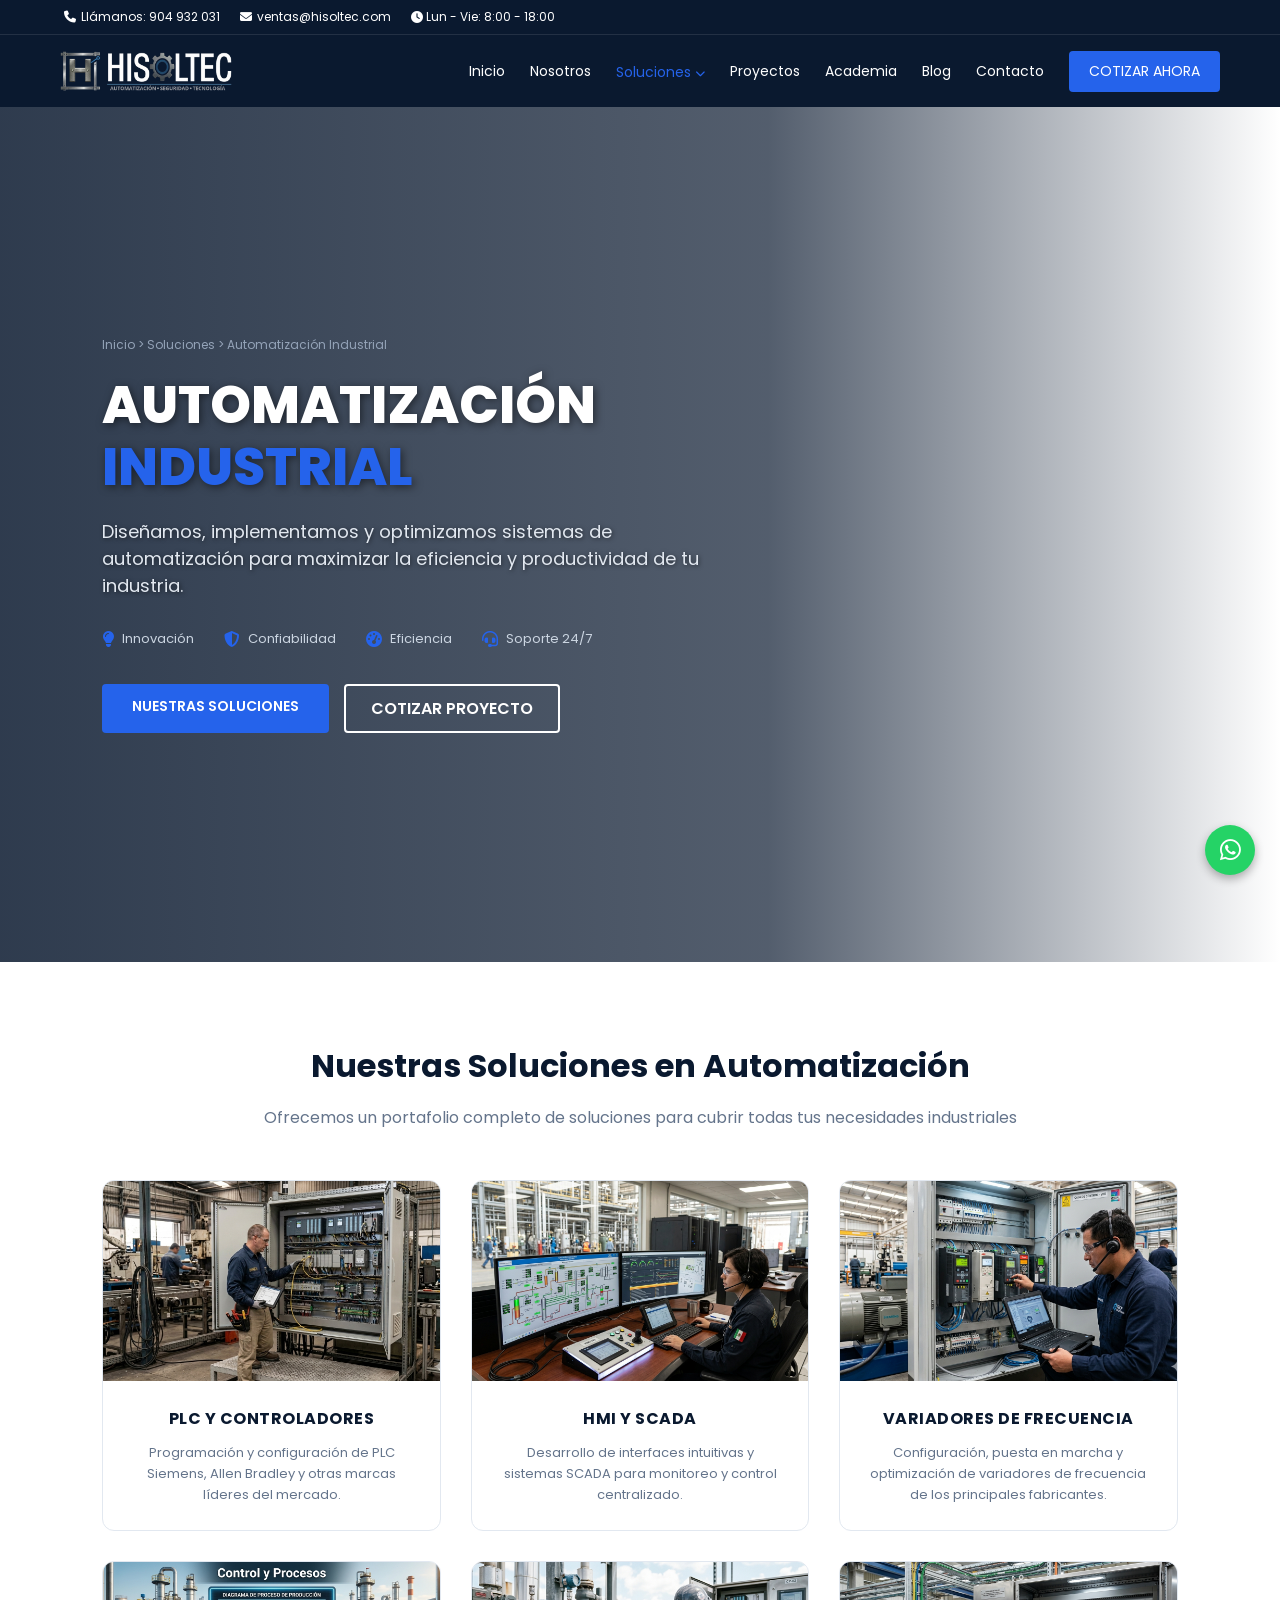
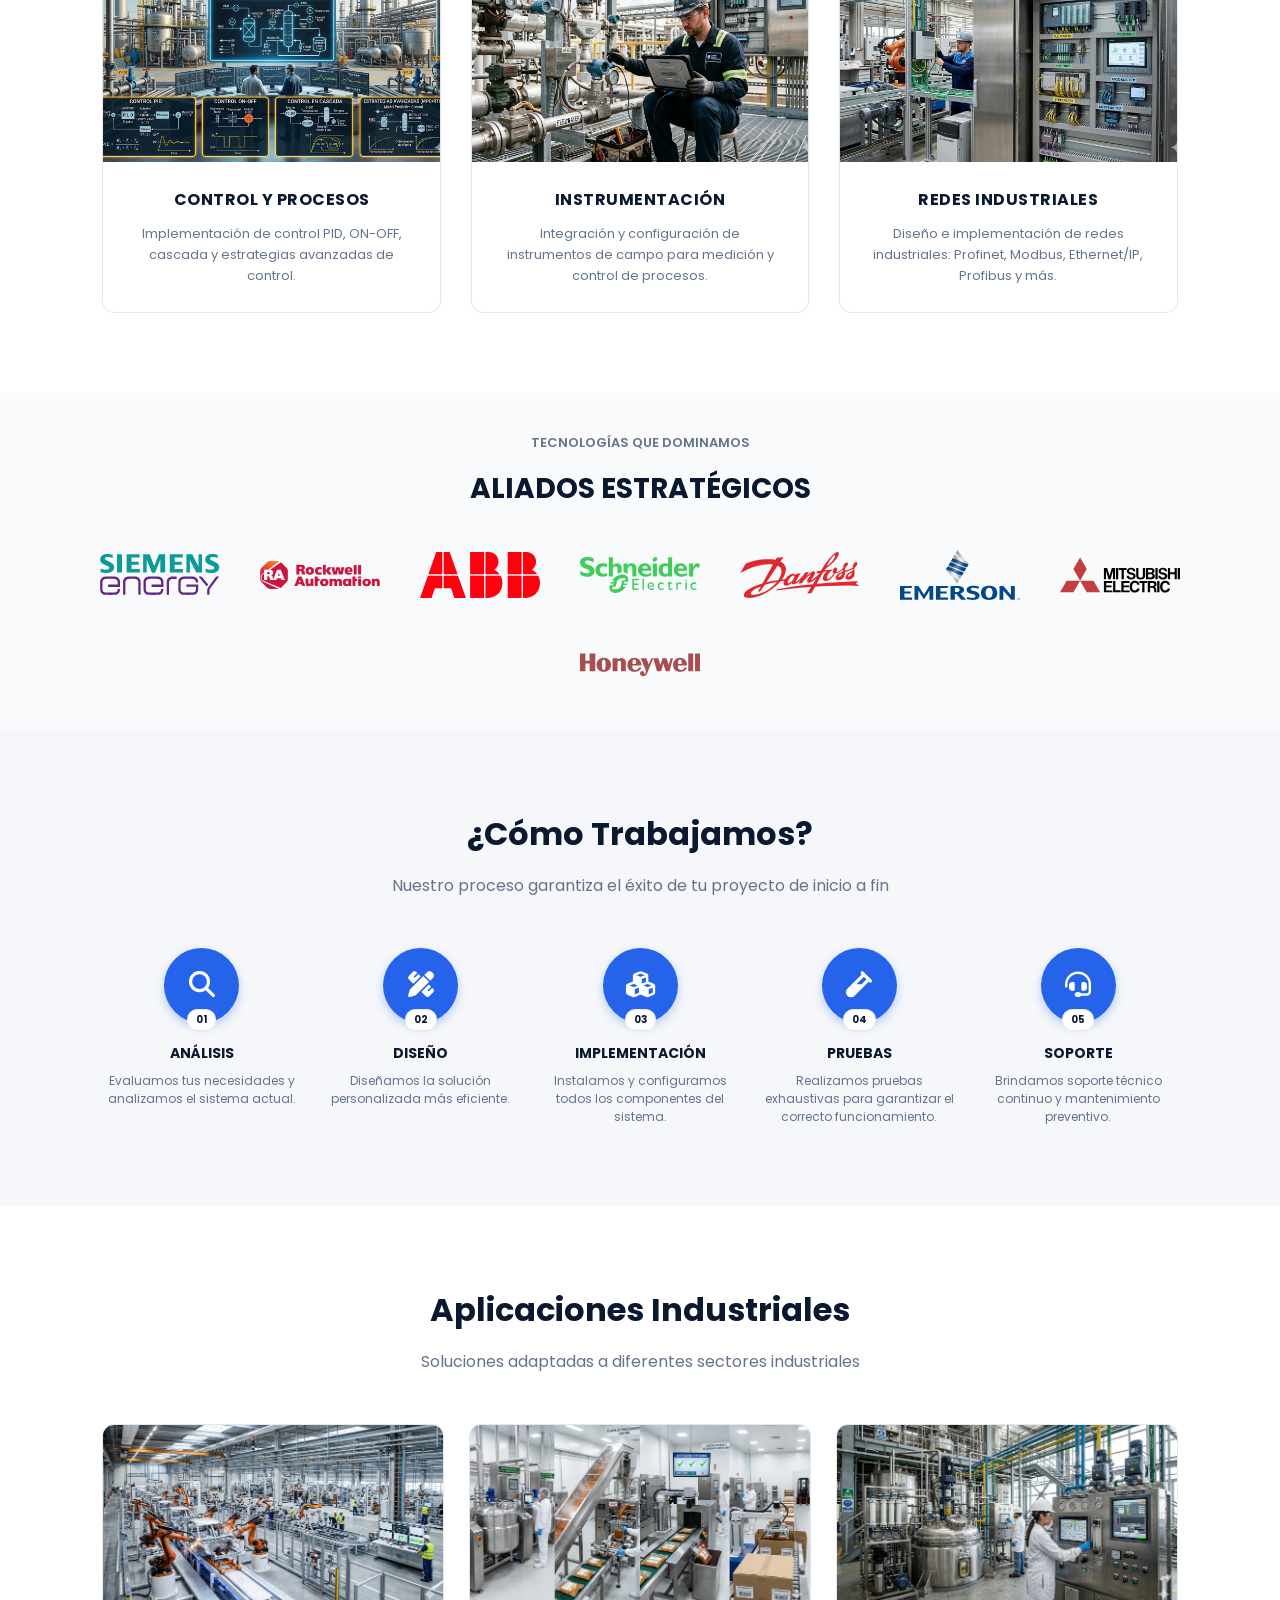
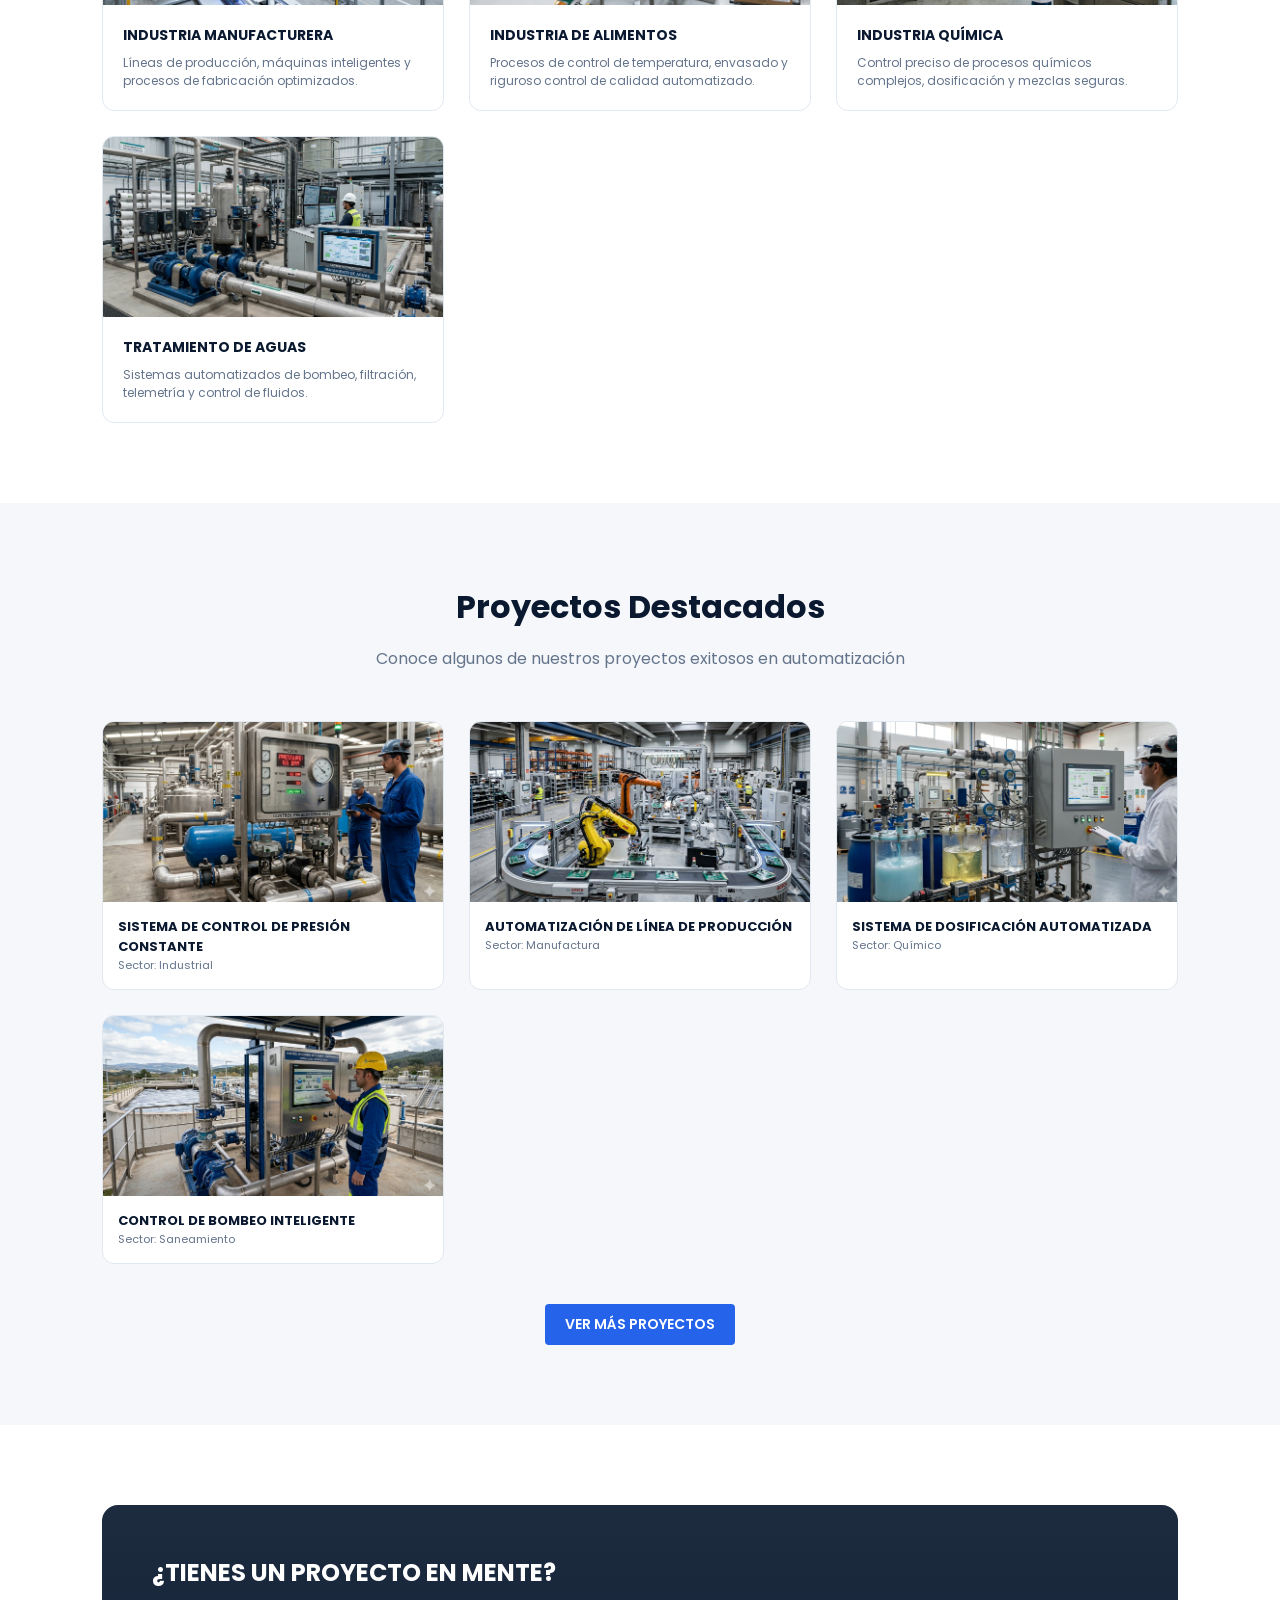
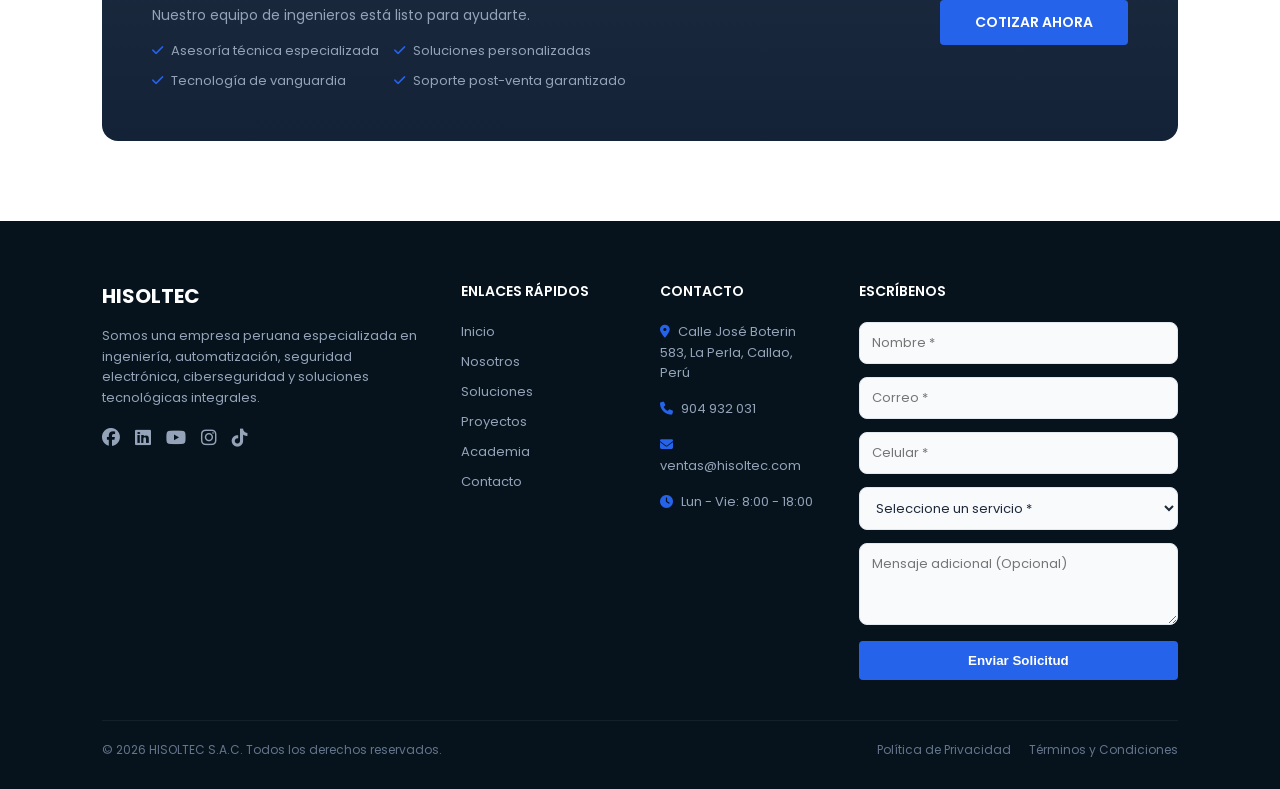
<file: automatizacion.html>
<!DOCTYPE html>
<html lang="es">
<head>
    <meta charset="UTF-8">
    <title>HISOLTEC | Automatización Industrial - Soluciones PLC, SCADA y Control</title>
    <meta name="viewport" content="width=device-width, initial-scale=1.0">
    <meta name="description" content="Soluciones en automatización industrial: PLC, HMI, SCADA, variadores, instrumentación y redes industriales. Hisoltec, tu aliado en tecnología.">
    
    <link rel="icon" type="image/png" sizes="32x32" href="favicon_sin_fondo_hst.PNG">
    <link rel="preconnect" href="https://fonts.googleapis.com">
    <link rel="preconnect" href="https://fonts.gstatic.com" crossorigin>
    <link href="https://fonts.googleapis.com/css2?family=Poppins:wght@400;500;600;700;800&display=swap" rel="stylesheet">
    <link rel="stylesheet" href="https://cdnjs.cloudflare.com/ajax/libs/font-awesome/6.4.0/css/all.min.css">
    
    <style>
        /* ===== VARIABLES (HEREDADAS DEL INDEX) ===== */
        :root {
            --primary-dark: #0A192F;
            --electric-blue: #2563EB;
            --accent-green: #00C853;
            --bg-light: #F5F7FA;
            --white: #FFFFFF;
            --text-muted: #64748B;
            --border-color: #E2E8F0;
        }

        * {
            box-sizing: border-box;
            margin: 0;
            padding: 0;
        }

        html {
            scroll-behavior: smooth;
        }

        body {
            font-family: 'Poppins', sans-serif;
            background-color: var(--white);
            color: var(--primary-dark);
            overflow-x: hidden;
        }

        /* TOP BAR INFO */
        .top-bar {
            background-color: var(--primary-dark);
            color: var(--white);
            font-size: 12px;
            padding: 8px 5%;
            display: flex;
            justify-content: space-between;
            align-items: center;
            border-bottom: 1px solid rgba(255,255,255,0.1);
        }

        .top-bar-info {
            display: flex;
            gap: 20px;
        }

        .top-bar-info a {
            color: var(--white);
            text-decoration: none;
            display: flex;
            align-items: center;
            gap: 5px;
        }

        /* HEADER NAV */
        nav {
            background-color: var(--primary-dark);
            padding: 0px clamp(16px, 5%, 60px);
            height: 72px;
            position: sticky;
            top: 0;
            z-index: 1000;
            display: flex;
            justify-content: space-between;
            align-items: center;
        }

        .logo img {
            height: 40px;
            display: block;
        }

        .menu-desktop {
            display: flex;
            align-items: center;
            gap: 25px;
        }

        .menu-desktop a {
            color: var(--white);
            text-decoration: none;
            font-size: 14px;
            font-weight: 400;
            transition: color 0.3s;
        }

        .menu-desktop a:hover, .menu-desktop a.active {
            color: var(--electric-blue);
        }

        .dropdown {
            position: relative;
        }
        .dropdown-menu {
            position: absolute;
            top: 100%;
            left: 0;
            background: var(--primary-dark);
            border: 1px solid rgba(255,255,255,0.1);
            display: none;
            flex-direction: column;
            width: 240px;
            padding: 10px 0;
            box-shadow: 0 10px 15px rgba(0,0,0,0.3);
            z-index: 1001;
        }
        .dropdown:hover .dropdown-menu {
            display: flex;
        }
        .dropdown-menu a {
            padding: 10px 20px;
            font-size: 13px;
        }

        .btn-cotizar {
            background-color: var(--electric-blue);
            color: var(--white);
            padding: 10px 20px;
            border-radius: 4px;
            text-decoration: none;
            font-weight: 600;
            font-size: 14px;
            transition: background 0.3s;
        }

        .btn-cotizar:hover {
            background-color: #1d4ed8;
        }

        .hamburger {
            display: none;
            color: var(--white);
            font-size: 24px;
            cursor: pointer;
        }

        /* ===== HERO AUTOMATIZACIÓN ===== */
        .hero-automatizacion {
            background: linear-gradient(90deg, rgba(10,25,47,0.85) 0%, rgba(10,25,47,0.7) 60%, rgba(10,25,47,0) 100%), url('https://images.unsplash.com/photo-1581091226825-a6a2a5aee158?q=80&w=2000&auto=format') center/cover no-repeat;
            min-height: 95vh;
            display: flex;
            flex-direction: column;
            justify-content: center;
            padding: 0 8%;
            color: var(--white);
        }

        .breadcrumbs {
            font-size: 12px;
            color: #94A3B8;
            margin-bottom: 20px;
        }

        .breadcrumbs a {
            color: #94A3B8;
            text-decoration: none;
        }

        .hero-automatizacion h1 {
            font-size: 52px;
            font-weight: 800;
            max-width: 700px;
            line-height: 1.2;
            margin-bottom: 20px;
            text-shadow: 2px 2px 8px rgba(0,0,0,0.5);
        }

        .hero-automatizacion h1 span {
            color: var(--electric-blue);
        }

        .hero-automatizacion p {
            font-size: 18px;
            color: #E2E8F0;
            max-width: 600px;
            margin-bottom: 30px;
            text-shadow: 1px 1px 4px rgba(0,0,0,0.5);
        }

        .hero-features {
            display: flex;
            gap: 30px;
            margin-bottom: 35px;
            flex-wrap: wrap;
        }

        .h-feat-item {
            display: flex;
            align-items: center;
            gap: 8px;
            font-size: 13px;
            color: #CBD5E1;
        }

        .h-feat-item i {
            color: var(--electric-blue);
            font-size: 16px;
        }

        .hero-btns {
            display: flex;
            gap: 15px;
            flex-wrap: wrap;
        }

        .btn-outline {
            border: 2px solid var(--white);
            color: var(--white);
            padding: 10px 25px;
            border-radius: 4px;
            text-decoration: none;
            font-weight: 600;
            transition: all 0.3s;
        }

        .btn-outline:hover {
            background: var(--white);
            color: var(--primary-dark);
        }

        /* ===== SECCIONES COMUNES ===== */
        section {
            padding: 80px 8%;
        }

        .section-title {
            text-align: center;
            font-size: 32px;
            font-weight: 700;
            margin-bottom: 15px;
        }

        .section-subtitle {
            text-align: center;
            color: var(--text-muted);
            margin-bottom: 50px;
            font-size: 16px;
        }

        /* ===== SOLUCIONES SUBGRID ===== */
        .soluciones-subgrid {
            display: grid;
            grid-template-columns: repeat(auto-fit, minmax(320px, 1fr));
            gap: 30px;
        }

        .sub-solucion-card {
            background: var(--white);
            border: 1px solid var(--border-color);
            border-radius: 12px;
            overflow: hidden;
            transition: transform 0.3s, box-shadow 0.3s;
        }

        .sub-solucion-card:hover {
            transform: translateY(-8px);
            box-shadow: 0 15px 30px rgba(0,0,0,0.08);
            border-color: var(--electric-blue);
        }

        .sub-solucion-img {
            height: 200px;
            background-size: cover;
            background-position: center;
            transition: transform 0.4s;
        }

        .sub-solucion-card:hover .sub-solucion-img{
            transform: scale(1.03);
        }

        .sub-solucion-content{
            padding: 25px;
            text-align:center;
        }

        .sub-solucion-content h3 {
            font-size: 16px;
            font-weight: 700;
            text-transform: uppercase;
            margin-bottom: 12px;
            letter-spacing: 0.5px;
        }

        .sub-solucion-content p {
            font-size: 13px;
            color: var(--text-muted);
            line-height: 1.6;
        }

        /* ===== MARCAS SLIDER ===== */
        /* MARCAS / TECNOLOGÍAS - CON LOGOS SVG */
        .brands-container {
            background-color: #F8FAFC;
            padding: 40px 5%;
            text-align: center;
        }

        .brands-container h2{
            font-size: 28px;
            color: #0A192F;
            margin-bottom: 40px;
        }

        .brands-slider {
            display: flex;
            justify-content: center;
            align-items: center;
            gap: 40px;
            flex-wrap: wrap;
            margin-top: 20px;
        }

        .brand-logo {
            height: 50px;
            width: auto;
            max-width: 120px;
            object-fit: contain;
            transition: all 0.3s ease;
        }

        .brand-logo:hover {
            transform: scale(1.08);
        }
        .brands-section {
            background: var(--bg-light);
            padding: 50px 8%;
            text-align: center;
            border-top: 1px solid var(--border-color);
            border-bottom: 1px solid var(--border-color);
        }

        .brands-title {
            font-size: 13px;
            text-transform: uppercase;
            font-weight: 700;
            color: var(--text-muted);
            margin-bottom: 30px;
            letter-spacing: 2px;
        }

        .brands-row {
            display: flex;
            justify-content: center;
            align-items: center;
            gap: 45px;
            flex-wrap: wrap;
        }

        .brands-row span {
            font-weight: 600;
            font-size: 15px;
            color: #1e293b;
            background: white;
            padding: 8px 20px;
            border-radius: 40px;
            border: 1px solid #e2e8f0;
            letter-spacing: 0.5px;
        }

        /* ===== PASOS ===== */
        .steps-container {
            display: flex;
            justify-content: space-between;
            align-items: flex-start;
            gap: 20px;
            margin-top: 40px;
            flex-wrap: wrap;
        }

        .step-item {
            flex: 1;
            min-width: 160px;
            text-align: center;
        }

        .step-icon-wrapper {
            width: 75px;
            height: 75px;
            background-color: var(--electric-blue);
            color: var(--white);
            border-radius: 50%;
            display: flex;
            align-items: center;
            justify-content: center;
            font-size: 26px;
            margin: 0 auto 20px auto;
            position: relative;
            box-shadow: 0 4px 10px rgba(37,99,235,0.3);
            transition: transform 0.3s;
        }

        .step-icon-wrapper:hover {
            transform: scale(1.05);
        }

        .step-number {
            position: absolute;
            bottom: -8px;
            background: var(--white);
            color: var(--primary-dark);
            border: 1px solid var(--border-color);
            font-size: 10px;
            font-weight: 700;
            padding: 2px 8px;
            border-radius: 10px;
        }

        .step-item h4 {
            font-size: 14px;
            font-weight: 700;
            text-transform: uppercase;
            margin-bottom: 8px;
        }

        .step-item p {
            font-size: 12px;
            color: var(--text-muted);
            line-height: 1.5;
        }

        /* ===== APLICACIONES ===== */
        .apps-grid {
            display: grid;
            grid-template-columns: repeat(auto-fit, minmax(260px, 1fr));
            gap: 25px;
        }

        .app-card {
            background: var(--white);
            border: 1px solid var(--border-color);
            border-radius: 12px;
            overflow: hidden;
            transition: transform 0.3s;
        }

        .app-card:hover {
            transform: translateY(-5px);
            box-shadow: 0 10px 20px rgba(0,0,0,0.08);
        }

        .app-img {
            height: 180px;
            background-size: cover;
            background-position: center;
        }

        .app-info {
            padding: 20px;
        }

        .app-info h4 {
            font-size: 14px;
            font-weight: 700;
            text-transform: uppercase;
            margin-bottom: 8px;
        }

        .app-info p {
            font-size: 12px;
            color: var(--text-muted);
            line-height: 1.5;
        }

        /* ===== PROYECTOS ===== */
        .proyectos-grid {
            display: grid;
            grid-template-columns: repeat(auto-fit, minmax(260px, 1fr));
            gap: 25px;
            margin-bottom: 40px;
        }

        .proyecto-card {
            background: var(--white);
            border: 1px solid var(--border-color);
            border-radius: 12px;
            overflow: hidden;
            transition: transform 0.3s;
        }

        .proyecto-card:hover {
            transform: translateY(-5px);
            box-shadow: 0 10px 20px rgba(0,0,0,0.08);
        }

        .proyecto-img {
            height: 180px;
            background-size: cover;
            background-position: center;
        }

        .proyecto-info {
            padding: 15px;
        }

        .proyecto-info h4 {
            font-size: 13px;
            font-weight: 700;
            text-transform: uppercase;
        }

        .proyecto-info p {
            font-size: 11px;
            color: var(--text-muted);
        }

        .center-btn {
            display: flex;
            justify-content: center;
        }

        /* ===== CTA INTERNO ===== */
        .cta-internal-box {
            background: linear-gradient(rgba(10,25,47,0.92), rgba(10,25,47,0.96)), url('https://images.unsplash.com/photo-1504384308090-c894fdcc538d?q=80&w=2000&auto=format') center/cover;
            color: var(--white);
            padding: 50px;
            border-radius: 16px;
            display: flex;
            justify-content: space-between;
            align-items: center;
            gap: 40px;
            flex-wrap: wrap;
        }

        .cta-left h3 {
            font-size: 24px;
            font-weight: 700;
            margin-bottom: 15px;
        }

        .cta-left p {
            color: #94A3B8;
            margin-bottom: 15px;
            font-size: 14px;
        }

        .cta-list {
            display: grid;
            grid-template-columns: 1fr 1fr;
            gap: 10px;
            list-style: none;
        }

        .cta-list li {
            font-size: 13px;
            display: flex;
            align-items: center;
            gap: 8px;
            color: #94A3B8;
        }

        .cta-list li i {
            color: var(--electric-blue);
        }

        /* ===== FOOTER (HEREDADO DEL INDEX) ===== */
        .main-footer {
            background-color: #06131D;
            color: var(--white);
            padding: 60px 8% 30px 8%;
            font-size: 13px;
        }

        .footer-grid {
            display: grid;
            grid-template-columns: 2fr 1fr 1fr 2fr;
            gap: 40px;
            border-bottom: 1px solid rgba(255,255,255,0.05);
            padding-bottom: 40px;
        }

        .footer-col h4 {
            font-size: 14px;
            font-weight: 600;
            margin-bottom: 20px;
            text-transform: uppercase;
            color: var(--white);
        }

        .footer-col p {
            color: #94A3B8;
            line-height: 1.6;
            margin-bottom: 15px;
        }

        .footer-col ul {
            list-style: none;
        }

        .footer-col ul li {
            margin-bottom: 10px;
        }

        .footer-col ul li a {
            color: #94A3B8;
            text-decoration: none;
            transition: color 0.2s;
        }

        .footer-col ul li a:hover {
            color: var(--electric-blue);
        }

        .social-icons {
            display: flex;
            gap: 15px;
            margin-top: 15px;
        }

        .social-icons a {
            color: #94A3B8;
            font-size: 18px;
            transition: color 0.2s;
        }

        .social-icons a:hover {
            color: var(--electric-blue);
        }

        .footer-form input, .footer-form select, .footer-form textarea {
            width: 100%;
            background: #f8fafc;
            border: 1px solid #e2e8f0;
            padding: 10px 12px;
            border-radius: 8px;
            color: #1e293b;
            margin-bottom: 10px;
            font-family: inherit;
            font-size: 13px;
        }

        .footer-form select option {
            background: #f8fafc;
            color: #1e293b;
        }

        .footer-form button {
            background: var(--electric-blue);
            color: var(--white);
            border: none;
            width: 100%;
            padding: 12px;
            border-radius: 4px;
            font-weight: 600;
            cursor: pointer;
            transition: background 0.3s;
        }

        .footer-form button:hover {
            background: #1d4ed8;
        }

        .error-msg {
            color: #EF4444;
            font-size: 11px;
            margin-top: -5px;
            margin-bottom: 8px;
        }

        .footer-bottom {
            display: flex;
            justify-content: space-between;
            padding-top: 20px;
            color: #64748B;
            font-size: 12px;
        }

        .footer-bottom a {
            color: #64748B;
            text-decoration: none;
            margin-left: 15px;
            cursor: pointer;
        }

        /* ===== WHATSAPP ===== */
        .whatsapp-float {
            position: fixed;
            bottom: 25px;
            right: 25px;
            background-color: #25D366;
            color: white;
            width: 50px;
            height: 50px;
            border-radius: 50%;
            display: flex;
            align-items: center;
            justify-content: center;
            font-size: 24px;
            box-shadow: 0 4px 10px rgba(0,0,0,0.3);
            z-index: 2000;
            text-decoration: none;
        }

        /* ===== MENÚ MÓVIL ===== */
        /* MENÚ MÓVIL LATERAL - CORREGIDO: Academia sin submenú, Soluciones CON submenú, y agregado HISOLTEC */
        .mobile-menu-panel {
            position: fixed;
            top: 0;
            right: -100%;
            width: 240px;
            height: 100vh;
            background: rgba(15,18,22,0.7);
            backdrop-filter: blur(2px);
            /*-webkit-backdrop-filter: blur(4px);*/
            z-index: 3000;
            transition: right 0.4s cubic-bezier(0.1, 1, 0.1, 1);
            padding: 30px 20px;
            box-shadow: -5px 0 25px rgba(0,0,0,0.4);
            display: flex;
            flex-direction: column;
        }

        .mobile-menu-panel.open {
            right: 0;
        }

        .mobile-header {
            display: flex;
            justify-content: space-between;
            align-items: center;
            margin-bottom: 30px;
            padding-bottom: 15px;
            border-bottom: 1px solid rgba(255,255,255,0.1);
        }

        .mobile-header h3 {
            color: var(--white);
            font-size: 20px;
            font-weight: 700;
        }

        .close-panel {
            color: var(--white);
            font-size: 24px;
            cursor: pointer;
        }

        .mobile-links {
            display: flex;
            flex-direction: column;
            gap: 5px;
        }

        .mobile-link-item {
            display: flex;
            justify-content: space-between;
            align-items: center;
            color: var(--white);
            text-decoration: none;
            font-size: 16px;
            font-weight: 600;
            padding: 12px 0;
            cursor: pointer;
            border-bottom: 1px solid rgba(255,255,255,0.1);
        }

        .mobile-simple-link {
            color: var(--white);
            text-decoration: none;
            font-size: 16px;
            font-weight: 600;
            padding: 12px 0;
            display: block;
            border-bottom: 1px solid rgba(255,255,255,0.1);
        }

        .mobile-submenu {
            display: none;
            flex-direction: column;
            padding-left: 20px;
            margin-bottom: 10px;
            border-left: 2px solid var(--electric-blue);
        }

        .mobile-submenu.open {
            display: flex;
        }

        .mobile-submenu a {
            color: #CBD5E1;
            text-decoration: none;
            font-size: 13px;
            padding: 8px 0;
        }

        .toggle-icon {
            font-size: 12px;
            transition: transform 0.2s;
        }

        .mobile-link-item.open .toggle-icon {
            transform: rotate(180deg);
        }

        .mobile-menu-panel .btn-cotizar {
            margin-top: 30px;
            text-align: center;
        }

        .overlay-bg {
            position: fixed;
            top: 0;
            left: 0;
            width: 100vw;
            height: 100vh;
            background: rgba(0,0,0,0.5);
            z-index: 2500;
            display: none;
        }

        /* ===== TOAST ===== */
        .toast-notification {
            position: fixed;
            top: 30px;
            left: 50%;
            transform: translateX(-50%);
            background: var(--accent-green);
            color: white;
            padding: 12px 25px;
            border-radius: 4px;
            font-weight: 600;
            z-index: 4000;
            opacity: 0;
            visibility: hidden;
            transition: 0.3s;
            font-size: 14px;
        }
        .toast-notification.show {
            opacity: 1;
            visibility: visible;
        }

        /* ===== MODAL ===== */
        .modal {
            display: none;
            position: fixed;
            top: 0;
            left: 0;
            width: 100%;
            height: 100%;
            background: rgba(0, 0, 0, 0.85);
            backdrop-filter: blur(5px);
            z-index: 5000;
            justify-content: center;
            align-items: center;
        }

        .modal-content {
            background: white;
            width: 90%;
            max-width: 700px;
            max-height: 85vh;
            border-radius: 20px;
            overflow: hidden;
            animation: modalFadeIn 0.3s ease;
        }

        @keyframes modalFadeIn {
            from { opacity: 0; transform: translateY(-30px); }
            to { opacity: 1; transform: translateY(0); }
        }

        .modal-header {
            background: var(--primary-dark);
            color: white;
            padding: 20px 25px;
            display: flex;
            justify-content: space-between;
            align-items: center;
        }

        .modal-header h3 {
            margin: 0;
            font-size: 20px;
        }

        .modal-close {
            background: none;
            border: none;
            color: white;
            font-size: 28px;
            cursor: pointer;
        }

        .modal-body {
            padding: 25px;
            overflow-y: auto;
            max-height: calc(85vh - 70px);
        }

        .modal-body h4 {
            color: #0A192F;
            margin: 20px 0 10px 0;
            font-size: 16px;
        }

        .modal-body p {
            color: #64748B;
            line-height: 1.6;
            font-size: 14px;
            margin-bottom: 12px;
        }

        /* ===== RESPONSIVE ===== */
        @media (max-width: 1024px) {
            .footer-grid {
                grid-template-columns: 1fr 1fr;
            }
            .cta-internal-box {
                flex-direction: column;
                text-align: center;
                padding: 40px;
            }
            .cta-list {
                justify-content: center;
            }
        }

        @media (max-width: 1050px) {
            nav{
                height: 56px;
            }
            .menu-desktop, .top-bar {
                display: none;
            }
            .hamburger {
                display: block;
            }
            .hero-automatizacion h1 {
                font-size: 32px;
            }
            .steps-container {
                flex-direction: column;
                gap: 30px;
            }
            .footer-grid {
                grid-template-columns: 1fr;
            }
            .footer-bottom {
                flex-direction: column;
                gap: 10px;
                text-align: center;
            }
            .hero-content{
                padding-top: 120px;
            }
            section {
                padding: 60px 5%;
            }
        }
    </style>
</head>
<body>

    <div class="overlay-bg" id="overlayBg" onclick="closeMobileMenu()"></div>
    <div class="toast-notification" id="toastSuccess"><i class="fas fa-check-circle"></i> ¡Su solicitud fue enviada con éxito!</div>

    <!-- TOP BAR -->
    <div class="top-bar">
        <div class="top-bar-info">
            <a href="tel:904932031"><i class="fas fa-phone"></i> Llámanos: 904 932 031</a>
            <a href="mailto:ventas@hisoltec.com"><i class="fas fa-envelope"></i> ventas@hisoltec.com</a>
            <span><i class="fas fa-clock"></i> Lun - Vie: 8:00 - 18:00</span>
        </div>
    </div>

    <!-- NAVBAR -->
    <nav>
        <div class="logo">
            <img src="Logo_hisoltec_blanco.png" alt="HISOLTEC LOGO">
        </div>
        <div class="menu-desktop">
            <a href="automatizacion.html">Inicio</a>
            <a href="#nosotros">Nosotros</a>
            <div class="dropdown">
                <a href="#" class="active">Soluciones <i class="fas fa-chevron-down" style="font-size:10px;"></i></a>
                <div class="dropdown-menu">
                    <a href="automatizacion.html">Automatización Industrial</a>
                    <a href="iot.html">IoT y Soluciones Inteligentes</a>
                    <a href="ciberseguridad.html">Ciberseguridad IT/OT</a>
                    <a href="seguridad-electronica.html">Seguridad Electrónica</a>
                    <a href="metalmecanica.html">Metalmecánica y Accesos</a>
                </div>
            </div>
            <a href="#proyectos">Proyectos</a>
            <a href="cursos.html">Academia</a>
            <a href="#blog">Blog</a>
            <a href="#contacto">Contacto</a>
            <a href="#formulario" class="btn-cotizar">COTIZAR AHORA</a>
        </div>
        <div class="hamburger" onclick="openMobileMenu()">
            <i class="fas fa-bars"></i>
        </div>
    </nav>

    <!-- MENÚ MÓVIL -->
    <div class="mobile-menu-panel" id="mobilePanel">
        <div class="mobile-header">
            <h3>HISOLTEC</h3>
            <div class="close-panel" onclick="closeMobileMenu()">
                <i class="fas fa-times"></i>
            </div>
        </div>
        <div class="mobile-links">
            <a href="automatizacion.html" class="mobile-simple-link" onclick="closeMobileMenu()">Inicio</a>
            <a href="#nosotros" class="mobile-simple-link" onclick="closeMobileMenu()">Nosotros</a>
            <div class="mobile-link-item" onclick="toggleSubmenu('submenuSoluciones', this)">
                <span>Soluciones</span>
                <i class="fas fa-chevron-down toggle-icon"></i>
            </div>
            <div class="mobile-submenu" id="submenuSoluciones">
                <a href="automatizacion.html" onclick="closeMobileMenu()">Automatización Industrial</a>
                <a href="iot.html" onclick="closeMobileMenu()">IoT y Soluciones Inteligentes</a>
                <a href="ciberseguridad.html" onclick="closeMobileMenu()">Ciberseguridad IT/OT</a>
                <a href="seguridad-electronica.html" onclick="closeMobileMenu()">Seguridad Electrónica</a>
                <a href="metalmecanica.html" onclick="closeMobileMenu()">Metalmecánica y Accesos</a>
            </div>
            <a href="#proyectos" class="mobile-simple-link" onclick="closeMobileMenu()">Proyectos</a>
            <a href="cursos.html" class="mobile-simple-link" onclick="closeMobileMenu()">Academia</a>
            <a href="#blog" class="mobile-simple-link" onclick="closeMobileMenu()">Blog</a>
            <a href="#contacto" class="mobile-simple-link" onclick="closeMobileMenu()">Contacto</a>
        </div>
        <a href="#formulario" class="btn-cotizar" onclick="closeMobileMenu()">COTIZAR AHORA</a>
    </div>

    <!-- HERO AUTOMATIZACIÓN -->
    <header class="hero-automatizacion">
        <div class="breadcrumbs"><a href="automatizacion.html">Inicio</a> &gt; <a href="#soluciones">Soluciones</a> &gt; <span>Automatización Industrial</span></div>
        <h1>AUTOMATIZACIÓN <span>INDUSTRIAL</span></h1>
        <p>Diseñamos, implementamos y optimizamos sistemas de automatización para maximizar la eficiencia y productividad de tu industria.</p>
        
        <div class="hero-features">
            <div class="h-feat-item"><i class="fas fa-lightbulb"></i> Innovación</div>
            <div class="h-feat-item"><i class="fas fa-shield-alt"></i> Confiabilidad</div>
            <div class="h-feat-item"><i class="fas fa-tachometer-alt"></i> Eficiencia</div>
            <div class="h-feat-item"><i class="fas fa-headset"></i> Soporte 24/7</div>
        </div>
        
        <div class="hero-btns">
            <a href="#soluciones" class="btn-cotizar" style="padding: 12px 30px;">NUESTRAS SOLUCIONES</a>
            <a href="#cotizar-footer" class="btn-outline">COTIZAR PROYECTO</a>
        </div>
    </header>

    <!-- SOLUCIONES -->
    <!-- SOLUCIONES -->
<section id="soluciones">
    <h2 class="section-title">Nuestras Soluciones en Automatización</h2>
    <p class="section-subtitle">Ofrecemos un portafolio completo de soluciones para cubrir todas tus necesidades industriales</p>
    
    <div class="soluciones-subgrid">
        <!-- Tarjeta 1: PLC y Controladores -->
        <div class="sub-solucion-card">
            <div class="sub-solucion-img" style="background-image: url('plc-controladores.png');"></div>
            <div class="sub-solucion-content">
                <h3>PLC y Controladores</h3>
                <p>Programación y configuración de PLC Siemens, Allen Bradley y otras marcas líderes del mercado.</p>
            </div>
        </div>

        <!-- Tarjeta 2: HMI y SCADA -->
        <div class="sub-solucion-card">
            <div class="sub-solucion-img" style="background-image: url('hmi-scada.png');"></div>
            <div class="sub-solucion-content">
                <h3>HMI y SCADA</h3>
                <p>Desarrollo de interfaces intuitivas y sistemas SCADA para monitoreo y control centralizado.</p>
            </div>
        </div>

        <!-- Tarjeta 3: Variadores de Frecuencia -->
        <div class="sub-solucion-card">
            <div class="sub-solucion-img" style="background-image: url('variadores-frecuencia.png');"></div>
            <div class="sub-solucion-content">
                <h3>Variadores de Frecuencia</h3>
                <p>Configuración, puesta en marcha y optimización de variadores de frecuencia de los principales fabricantes.</p>
            </div>
        </div>

        <!-- Tarjeta 4: Control y Procesos -->
        <div class="sub-solucion-card">
            <div class="sub-solucion-img" style="background-image: url('control-procesos.png');"></div>
            <div class="sub-solucion-content">
                <h3>Control y Procesos</h3>
                <p>Implementación de control PID, ON-OFF, cascada y estrategias avanzadas de control.</p>
            </div>
        </div>

        <!-- Tarjeta 5: Instrumentación -->
        <div class="sub-solucion-card">
            <div class="sub-solucion-img" style="background-image: url('instrumentacion.png');"></div>
            <div class="sub-solucion-content">
                <h3>Instrumentación</h3>
                <p>Integración y configuración de instrumentos de campo para medición y control de procesos.</p>
            </div>
        </div>

        <!-- Tarjeta 6: Redes Industriales -->
        <div class="sub-solucion-card">
            <div class="sub-solucion-img" style="background-image: url('redes-industriales.png');"></div>
            <div class="sub-solucion-content">
                <h3>Redes Industriales</h3>
                <p>Diseño e implementación de redes industriales: Profinet, Modbus, Ethernet/IP, Profibus y más.</p>
            </div>
        </div>
    </div>
</section>

    <!-- MARCAS -->
    <div class="brands-container">
        <p style="font-size: 13px; font-weight: 600; color: var(--text-muted); text-transform: uppercase; margin-bottom: 15px;">Tecnologías que dominamos</p>
        <h2>ALIADOS ESTRATÉGICOS</h2>
        <div class="brands-slider">
            <img src="siemens-energy.svg" alt="Siemens" class="brand-logo">
            <img src="rockwell-automation.svg" alt="Rockwell" class="brand-logo">
            <img src="abb-logo.svg" alt="ABB" class="brand-logo">
            <img src="fl-schneider-electric.svg" alt="Schneider" class="brand-logo">
            <img src="danfoss.svg" alt="Danfoss" class="brand-logo">
            <img src="emerson-electric.svg" alt="Emerson" class="brand-logo">
            <img src="mitsubishi-electric.svg" alt="Mitsubishi Electric" class="brand-logo">
            <img src="honeywell.svg" alt="Honeywell" class="brand-logo">
        </div>
    </div>

    <!-- CÓMO TRABAJAMOS -->
    <section style="background-color: var(--bg-light);">
        <h2 class="section-title">¿Cómo Trabajamos?</h2>
        <p class="section-subtitle">Nuestro proceso garantiza el éxito de tu proyecto de inicio a fin</p>
        
        <div class="steps-container">
            <div class="step-item">
                <div class="step-icon-wrapper"><i class="fas fa-search"></i><div class="step-number">01</div></div>
                <h4>Análisis</h4>
                <p>Evaluamos tus necesidades y analizamos el sistema actual.</p>
            </div>
            <div class="step-item">
                <div class="step-icon-wrapper"><i class="fas fa-pencil-ruler"></i><div class="step-number">02</div></div>
                <h4>Diseño</h4>
                <p>Diseñamos la solución personalizada más eficiente.</p>
            </div>
            <div class="step-item">
                <div class="step-icon-wrapper"><i class="fas fa-cubes"></i><div class="step-number">03</div></div>
                <h4>Implementación</h4>
                <p>Instalamos y configuramos todos los componentes del sistema.</p>
            </div>
            <div class="step-item">
                <div class="step-icon-wrapper"><i class="fas fa-vial"></i><div class="step-number">04</div></div>
                <h4>Pruebas</h4>
                <p>Realizamos pruebas exhaustivas para garantizar el correcto funcionamiento.</p>
            </div>
            <div class="step-item">
                <div class="step-icon-wrapper"><i class="fas fa-headset"></i><div class="step-number">05</div></div>
                <h4>Soporte</h4>
                <p>Brindamos soporte técnico continuo y mantenimiento preventivo.</p>
            </div>
        </div>
    </section>

    <!-- APLICACIONES INDUSTRIALES -->
    <!-- APLICACIONES INDUSTRIALES -->
<!-- SOLUCIONES -->
<!-- APLICACIONES INDUSTRIALES -->
    <section>
        <h2 class="section-title">Aplicaciones Industriales</h2>
        <p class="section-subtitle">Soluciones adaptadas a diferentes sectores industriales</p>
        
        <div class="apps-grid">
            <div class="app-card">
                <div class="app-img" style="background-image: url('manufactura.png');"></div>
                <div class="app-info">
                    <h4>Industria Manufacturera</h4>
                    <p>Líneas de producción, máquinas inteligentes y procesos de fabricación optimizados.</p>
                </div>
            </div>
            <div class="app-card">
                <div class="app-img" style="background-image: url('alimentos.png');"></div>
                <div class="app-info">
                    <h4>Industria de Alimentos</h4>
                    <p>Procesos de control de temperatura, envasado y riguroso control de calidad automatizado.</p>
                </div>
            </div>
            <div class="app-card">
                <div class="app-img" style="background-image: url('quimica.png');"></div>
                <div class="app-info">
                    <h4>Industria Química</h4>
                    <p>Control preciso de procesos químicos complejos, dosificación y mezclas seguras.</p>
                </div>
            </div>
            <div class="app-card">
                <div class="app-img" style="background-image: url('tratamientos_aguas.png');"></div>
                <div class="app-info">
                    <h4>Tratamiento de Aguas</h4>
                    <p>Sistemas automatizados de bombeo, filtración, telemetría y control de fluidos.</p>
                </div>
            </div>
        </div>
    </section>


    <!-- PROYECTOS DESTACADOS -->
    <section style="background-color: var(--bg-light);">
        <h2 class="section-title">Proyectos Destacados</h2>
        <p class="section-subtitle">Conoce algunos de nuestros proyectos exitosos en automatización</p>
        
        <div class="proyectos-grid" id="proyectos">
            <div class="proyecto-card">
                <div class="proyecto-img" style="background-image: url('presion_cte.png'); background-color: #ccc;"></div>
                <div class="proyecto-info">
                    <h4>Sistema de Control de Presión Constante</h4>
                    <p>Sector: Industrial</p>
                </div>
            </div>
            <div class="proyecto-card">
                <div class="proyecto-img" style="background-image: url('linea_produccion.png'); background-color: #ccc;"></div>
                <div class="proyecto-info">
                    <h4>Automatización de Línea de Producción</h4>
                    <p>Sector: Manufactura</p>
                </div>
            </div>
            <div class="proyecto-card">
                <div class="proyecto-img" style="background-image: url('dosificacion.png'); background-color: #ccc;"></div>
                <div class="proyecto-info">
                    <h4>Sistema de Dosificación Automatizada</h4>
                    <p>Sector: Químico</p>
                </div>
            </div>
            <div class="proyecto-card">
                <div class="proyecto-img" style="background-image: url('bombeo_inte.png'); background-color: #ccc;"></div>
                <div class="proyecto-info">
                    <h4>Control de Bombeo Inteligente</h4>
                    <p>Sector: Saneamiento</p>
                </div>
            </div>
        </div>
        <div class="center-btn">
            <a href="#proyectos" class="btn-cotizar">VER MÁS PROYECTOS</a>
        </div>
    </section>

    <!-- CTA INTERNO -->
    <section>
        <div class="cta-internal-box">
            <div class="cta-left">
                <h3>¿TIENES UN PROYECTO EN MENTE?</h3>
                <p>Nuestro equipo de ingenieros está listo para ayudarte.</p>
                <ul class="cta-list">
                    <li><i class="fas fa-check"></i> Asesoría técnica especializada</li>
                    <li><i class="fas fa-check"></i> Soluciones personalizadas</li>
                    <li><i class="fas fa-check"></i> Tecnología de vanguardia</li>
                    <li><i class="fas fa-check"></i> Soporte post-venta garantizado</li>
                </ul>
            </div>
            <a href="#cotizar-footer" class="btn-cotizar" style="padding: 12px 35px;">COTIZAR AHORA</a>
        </div>
    </section>

    <!-- FOOTER -->
    <footer class="main-footer" id="cotizar-footer">
        <div class="footer-grid">
            <div class="footer-col" id="nosotros">
                <h3 style="font-size: 20px; font-weight: 700; margin-bottom: 15px; color: var(--white);">HISOLTEC</h3>
                <p>Somos una empresa peruana especializada en ingeniería, automatización, seguridad electrónica, ciberseguridad y soluciones tecnológicas integrales.</p>
                <div class="social-icons">
                    <a href="https://www.facebook.com/profile.php?id=61583769705412"><i class="fab fa-facebook"></i></a>
                    <a href="https://www.linkedin.com/company/hisoltec-sac/"><i class="fab fa-linkedin"></i></a>
                    <a href="https://www.youtube.com/@HISOLTECSAC"><i class="fab fa-youtube"></i></a>
                    <a href="https://www.instagram.com/hisoltec_sac/"><i class="fab fa-instagram"></i></a>
                    <a href="https://www.tiktok.com/@hisoltec.sac"><i class="fab fa-tiktok"></i></a>
                </div>
            </div>
            <div class="footer-col">
                <h4>Enlaces Rápidos</h4>
                <ul>
                    <li><a href="automatizacion.html">Inicio</a></li>
                    <li><a href="#nosotros">Nosotros</a></li>
                    <li><a href="#soluciones">Soluciones</a></li>
                    <li><a href="#proyectos">Proyectos</a></li>
                    <li><a href="cursos.html">Academia</a></li>
                    <li><a href="#contacto">Contacto</a></li>
                </ul>
            </div>
            <div class="footer-col">
                <h4>Contacto</h4>
                <p><i class="fas fa-map-marker-alt" style="color:var(--electric-blue); margin-right:5px;"></i> Calle José Boterin 583, La Perla, Callao, Perú</p>
                <p><i class="fas fa-phone" style="color:var(--electric-blue); margin-right:5px;"></i> 904 932 031</p>
                <p><i class="fas fa-envelope" style="color:var(--electric-blue); margin-right:5px;"></i> ventas@hisoltec.com</p>
                <p><i class="fas fa-clock" style="color:var(--electric-blue); margin-right:5px;"></i> Lun - Vie: 8:00 - 18:00</p>
            </div>
            <div class="footer-col" id="formulario">
                <h4>Escríbenos</h4>
                <form id="contactForm" class="footer-form" novalidate>
                    <input type="text" id="nombre" name="nombre" placeholder="Nombre *">
                    <div class="error-msg" id="error-nombre"></div>
                    <input type="email" id="correo" name="correo" placeholder="Correo *">
                    <div class="error-msg" id="error-correo"></div>
                    <input type="tel" id="celular" name="celular" placeholder="Celular *">
                    <div class="error-msg" id="error-celular"></div>
                    <select id="servicio" name="servicio">
                        <option value="">Seleccione un servicio *</option>
                        <option value="Automatización">Automatización Industrial</option>
                        <option value="IoT">IoT y Soluciones Inteligentes</option>
                        <option value="Ciberseguridad">Ciberseguridad IT/OT</option>
                        <option value="Seguridad Electronica">Seguridad Electrónica</option>
                        <option value="Metalmecanica">Metalmecánica y Accesos</option>
                    </select>
                    <div class="error-msg" id="error-servicio"></div>
                    <textarea id="mensaje" name="mensaje" rows="3" placeholder="Mensaje adicional (Opcional)"></textarea>
                    <button type="submit" id="submitBtn">Enviar Solicitud</button>
                </form>
            </div>
        </div>
        <div class="footer-bottom">
            <div>© 2026 HISOLTEC S.A.C. Todos los derechos reservados.</div>
            <div>
                <a href="javascript:void(0)" onclick="openModalPrivacidad()">Política de Privacidad</a>
                <a href="javascript:void(0)" onclick="openModalTerminos()">Términos y Condiciones</a>
            </div>
        </div>
    </footer>

    <a href="https://wa.me/51904932031" class="whatsapp-float" target="_blank"><i class="fab fa-whatsapp"></i></a>

    <!-- MODALES -->
    <div id="modalTerminos" class="modal">
        <div class="modal-content">
            <div class="modal-header"><h3>Términos y Condiciones</h3><button class="modal-close" onclick="closeModal()">&times;</button></div>
            <div class="modal-body">
                <p><strong>Última actualización:</strong> 2026</p><hr>
                <h4>1. Aceptación de los Términos</h4><p>Al acceder y utilizar el sitio web de HISOLTEC SAC, usted acepta cumplir con estos Términos y Condiciones.</p>
                <h4>2. Servicios</h4><p>HISOLTEC SAC ofrece servicios de automatización industrial, IoT, ciberseguridad IT/OT, seguridad electrónica y metalmecánica.</p>
                <h4>3. Cotizaciones y Presupuestos</h4><p>Las cotizaciones son referenciales. El presupuesto final será enviado por nuestro equipo comercial.</p>
                <h4>4. Propiedad Intelectual</h4><p>Todo el contenido es propiedad de HISOLTEC SAC.</p>
                <h4>5. Contacto</h4><p>Para consultas: ventas@hisoltec.com - 904 932 031</p>
                <hr><button class="btn-cotizar" onclick="closeModal()" style="margin-top: 10px;">Cerrar</button>
            </div>
        </div>
    </div>

    <div id="modalPrivacidad" class="modal">
        <div class="modal-content">
            <div class="modal-header"><h3>Política de Privacidad</h3><button class="modal-close" onclick="closeModalPrivacidad()">&times;</button></div>
            <div class="modal-body">
                <p><strong>Última actualización:</strong> 2026</p><hr>
                <h4>1. Información que Recopilamos</h4><p>Recopilamos nombre, correo, teléfono y servicio de interés.</p>
                <h4>2. Uso de la Información</h4><p>Usamos su información para responder consultas y enviar cotizaciones.</p>
                <h4>3. Protección de Datos</h4><p>Implementamos medidas de seguridad para proteger su información.</p>
                <h4>4. Contacto</h4><p>ventas@hisoltec.com - 904 932 031</p>
                <hr><button class="btn-cotizar" onclick="closeModalPrivacidad()" style="margin-top: 10px;">Cerrar</button>
            </div>
        </div>
    </div>

    <script>
        // Menú móvil
        const mobilePanel = document.getElementById('mobilePanel');
        const overlayBg = document.getElementById('overlayBg');
        
        function openMobileMenu() { mobilePanel.classList.add('open'); overlayBg.style.display = 'block'; }
        function closeMobileMenu() { mobilePanel.classList.remove('open'); overlayBg.style.display = 'none'; }
        
        function toggleSubmenu(submenuId, element) {
            const submenu = document.getElementById(submenuId);
            submenu.classList.toggle('open');
            element.classList.toggle('open');
        }
        
        // Modales
        function openModalTerminos() { document.getElementById('modalTerminos').style.display = 'flex'; document.body.style.overflow = 'hidden'; }
        function closeModal() { document.getElementById('modalTerminos').style.display = 'none'; document.body.style.overflow = 'auto'; }
        function openModalPrivacidad() { document.getElementById('modalPrivacidad').style.display = 'flex'; document.body.style.overflow = 'hidden'; }
        function closeModalPrivacidad() { document.getElementById('modalPrivacidad').style.display = 'none'; document.body.style.overflow = 'auto'; }
        
        window.onclick = function(event) {
            const modalTerminos = document.getElementById('modalTerminos');
            const modalPrivacidad = document.getElementById('modalPrivacidad');
            if (event.target === modalTerminos) closeModal();
            if (event.target === modalPrivacidad) closeModalPrivacidad();
        }
        
        // Formulario de contacto
        const contactForm = document.getElementById('contactForm');
        const submitBtn = document.getElementById('submitBtn');
        const toast = document.getElementById('toastSuccess');
        
        function setError(fieldId, message) { const errorDiv = document.getElementById(`error-${fieldId}`); if (errorDiv) errorDiv.textContent = message; }
        function clearErrors() { document.querySelectorAll('.error-msg').forEach(el => el.textContent = ''); }
        function isValidEmail(email) { return /^[^\s@]+@[^\s@]+\.[^\s@]+$/.test(email); }
        function isValidPhone(phone) { return /^9\d{8}$/.test(phone); }
        
        if (contactForm) {
            contactForm.addEventListener('submit', async function(e) {
                e.preventDefault();
                clearErrors();
                
                const nombre = document.getElementById('nombre')?.value.trim() || '';
                const correo = document.getElementById('correo')?.value.trim() || '';
                const celular = document.getElementById('celular')?.value.trim() || '';
                const servicio = document.getElementById('servicio')?.value || '';
                
                let hasErrors = false;
                if (!nombre) { setError('nombre', 'Por favor ingresa tu nombre.'); hasErrors = true; }
                if (!correo) { setError('correo', 'El correo electrónico es obligatorio.'); hasErrors = true; } 
                else if (!isValidEmail(correo)) { setError('correo', 'Ingresa un correo válido.'); hasErrors = true; }
                if (!celular) { setError('celular', 'El número de celular es obligatorio.'); hasErrors = true; } 
                else if (!isValidPhone(celular)) { setError('celular', 'Debe tener 9 dígitos y empezar con 9.'); hasErrors = true; }
                if (!servicio) { setError('servicio', 'Selecciona un servicio.'); hasErrors = true; }
                if (hasErrors) return;
                
                submitBtn.disabled = true;
                submitBtn.textContent = 'Enviando...';
                const formData = new FormData(contactForm);
                try {
                    const response = await fetch('https://formspree.io/f/xpqyjqoe', { method: 'POST', body: formData, headers: { 'Accept': 'application/json' } });
                    if (response.ok) {
                        contactForm.reset();
                        toast.classList.add('show');
                        setTimeout(() => { toast.classList.remove('show'); }, 4000);
                    } else { alert('Hubo un problema al enviar el mensaje. Intente de nuevo.'); }
                } catch (error) { alert('Error de conexión. Verifique su internet.'); }
                finally { submitBtn.disabled = false; submitBtn.textContent = 'Enviar Solicitud'; }
            });
        }
    </script>
</body>
</html>
</file>
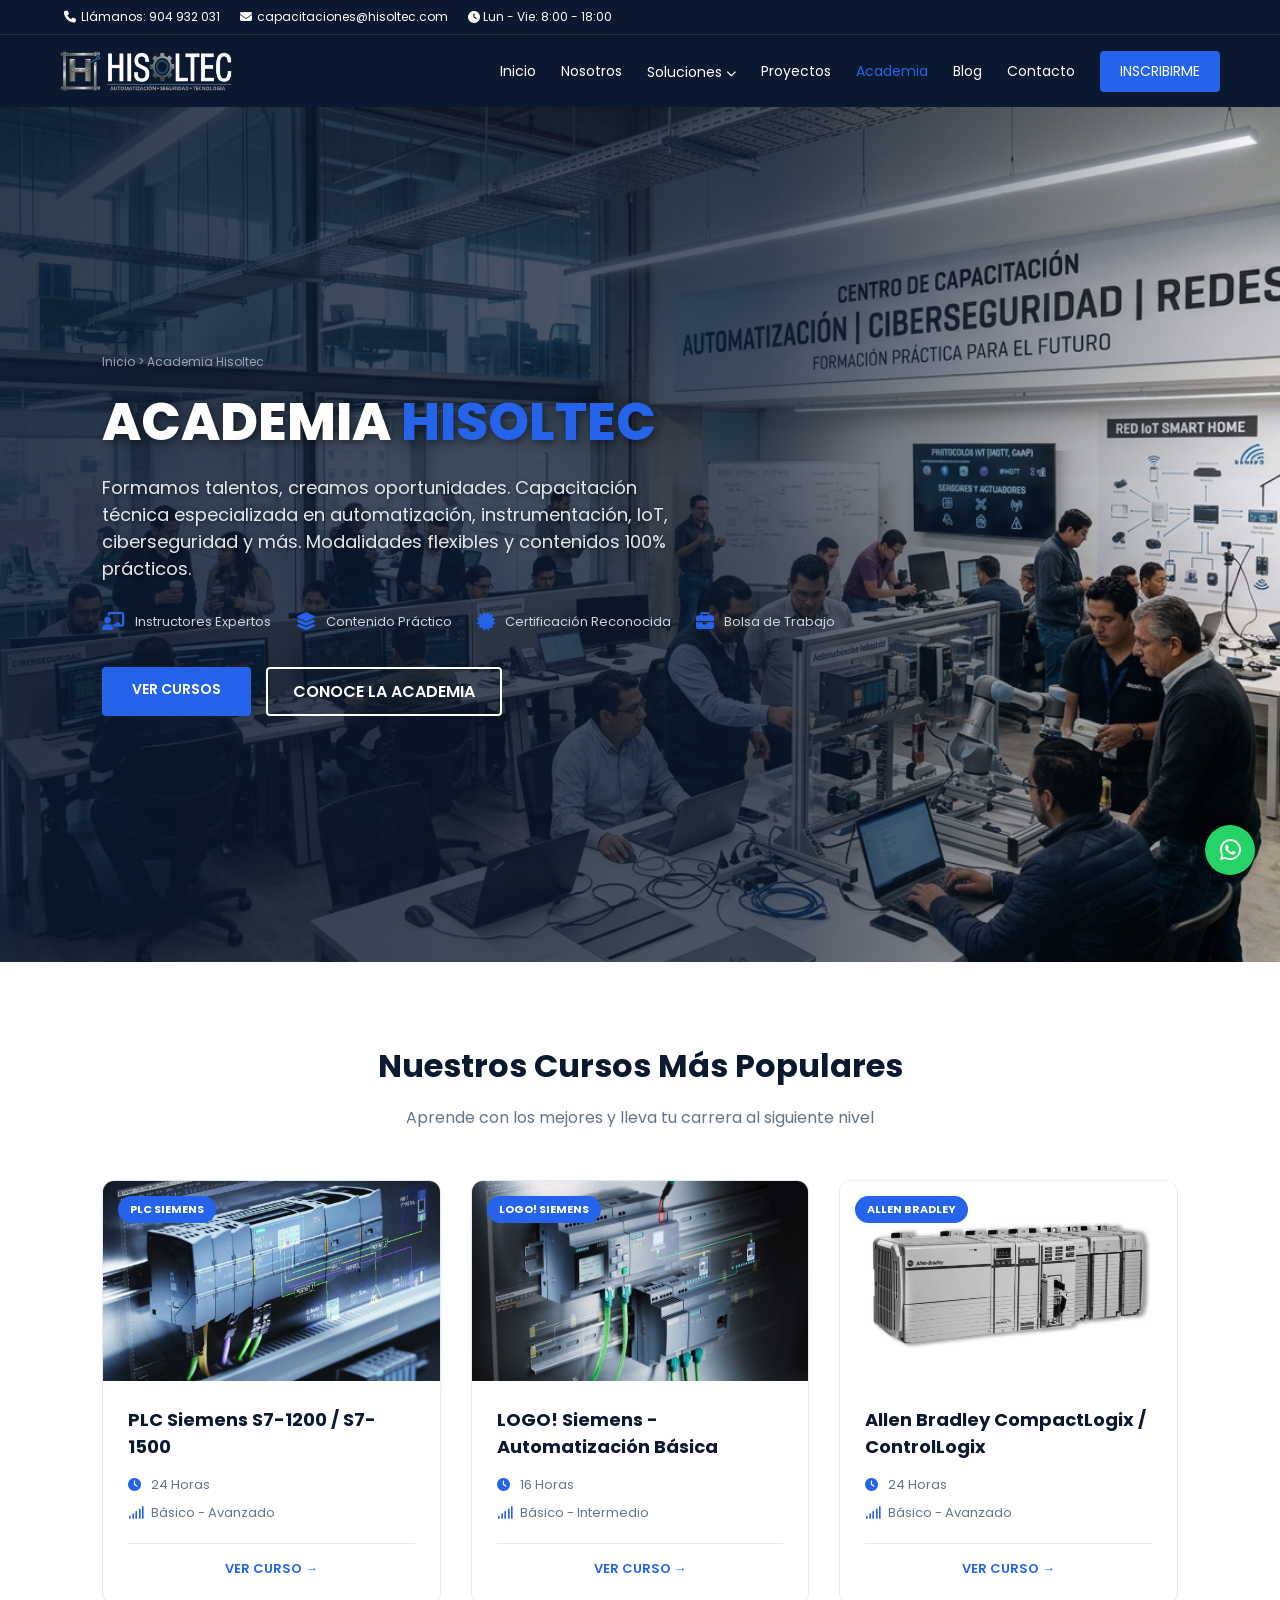
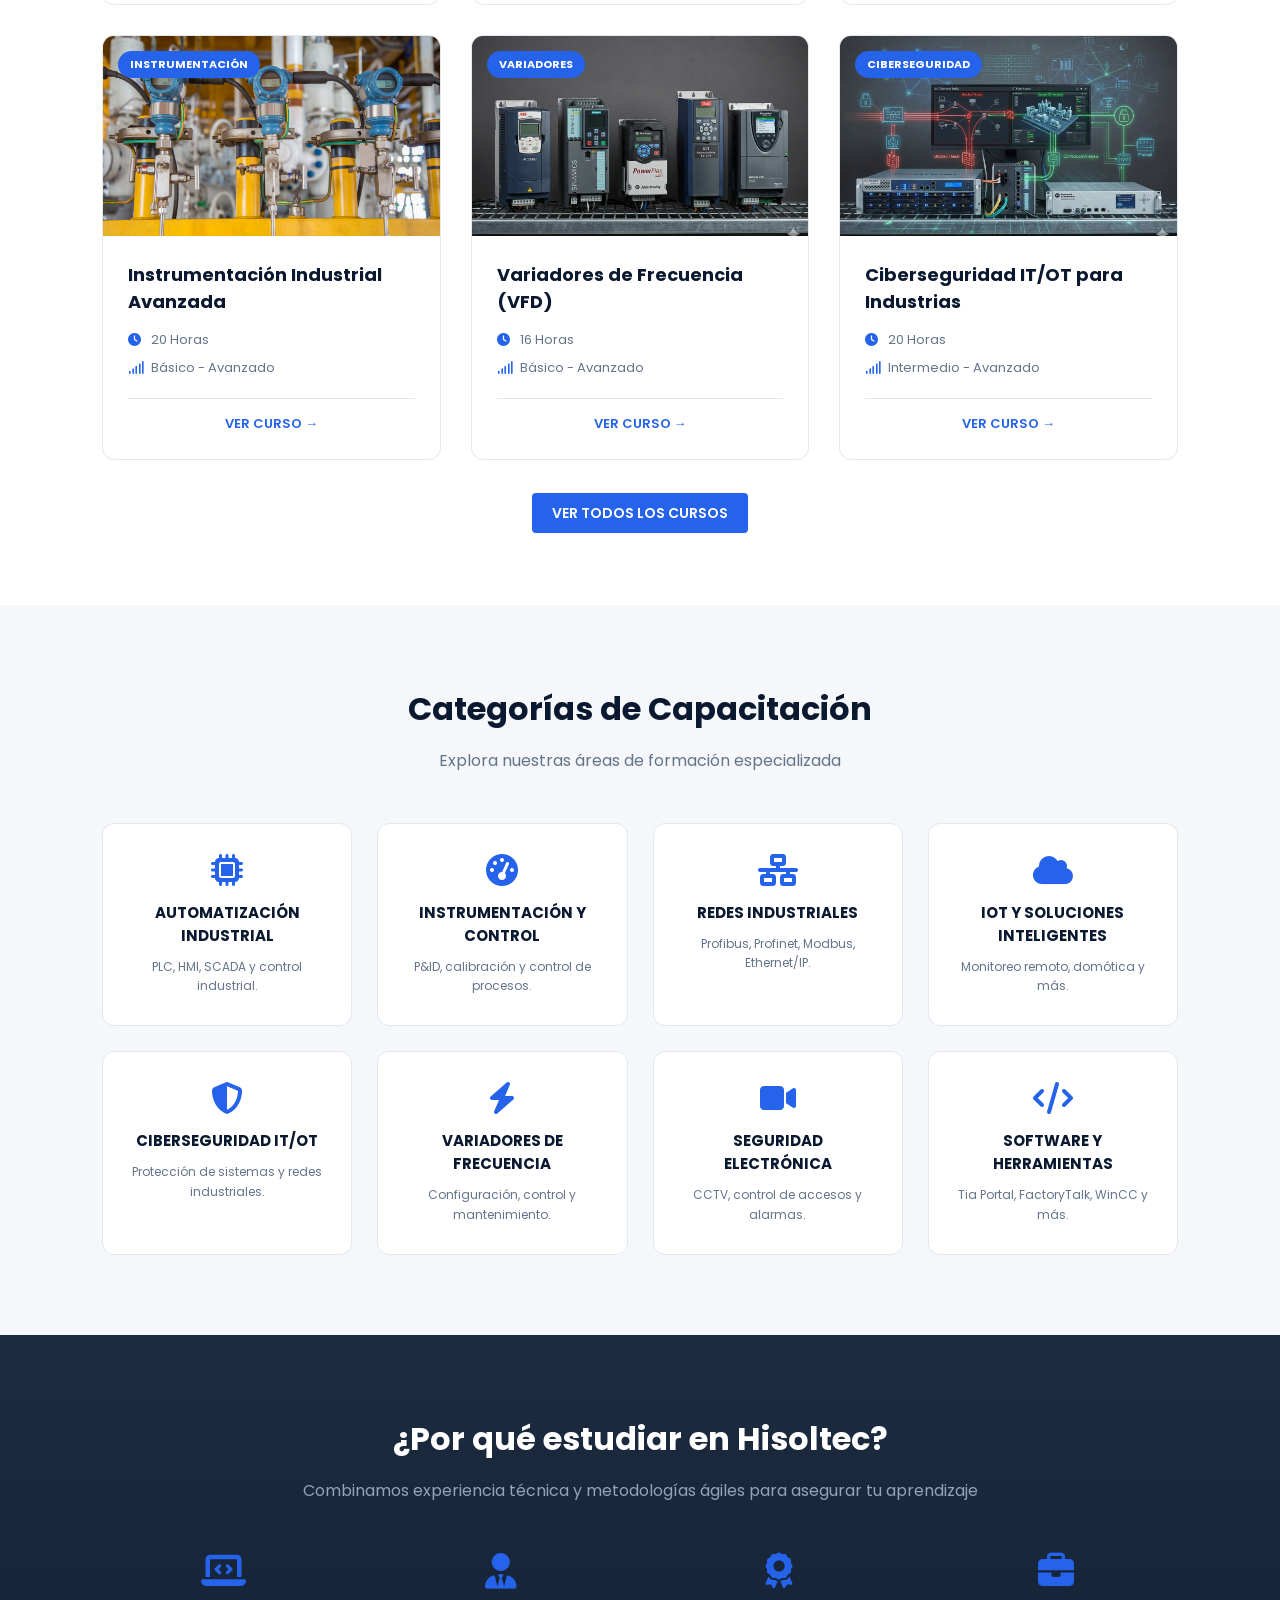
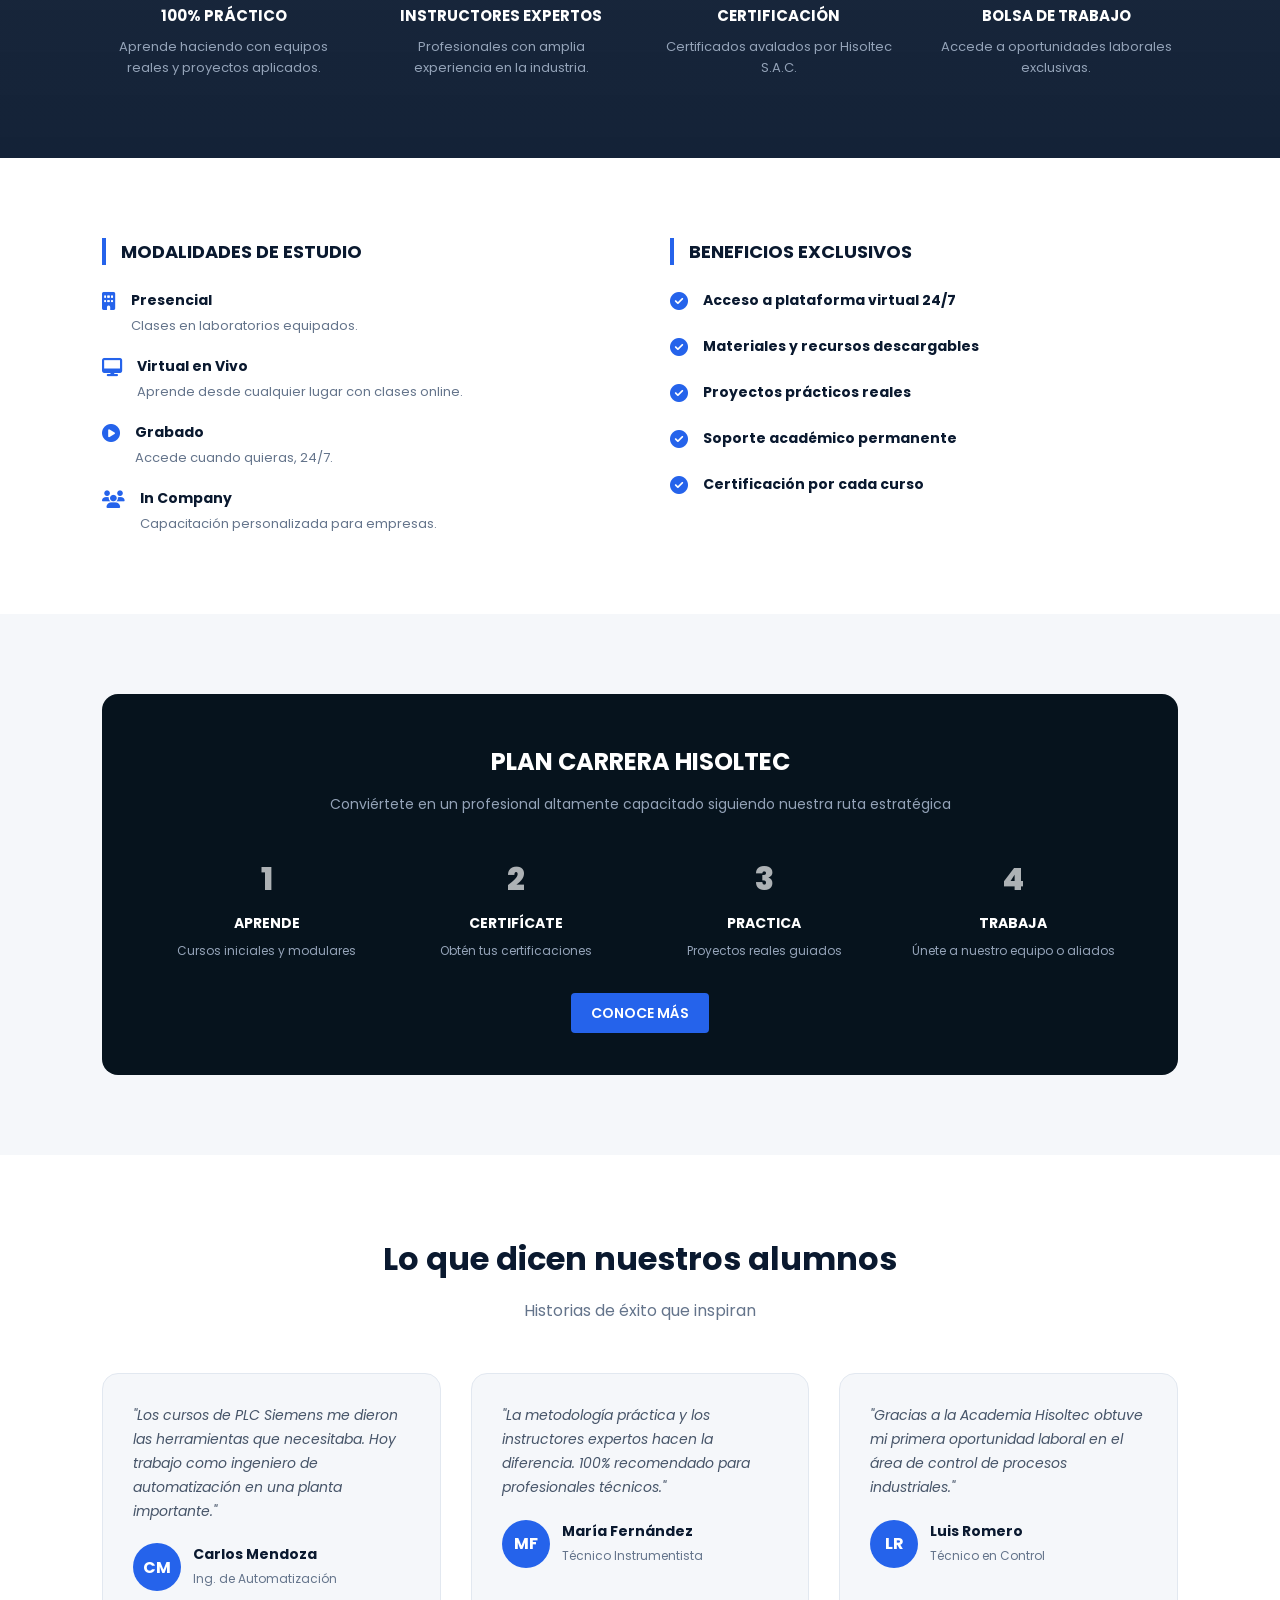
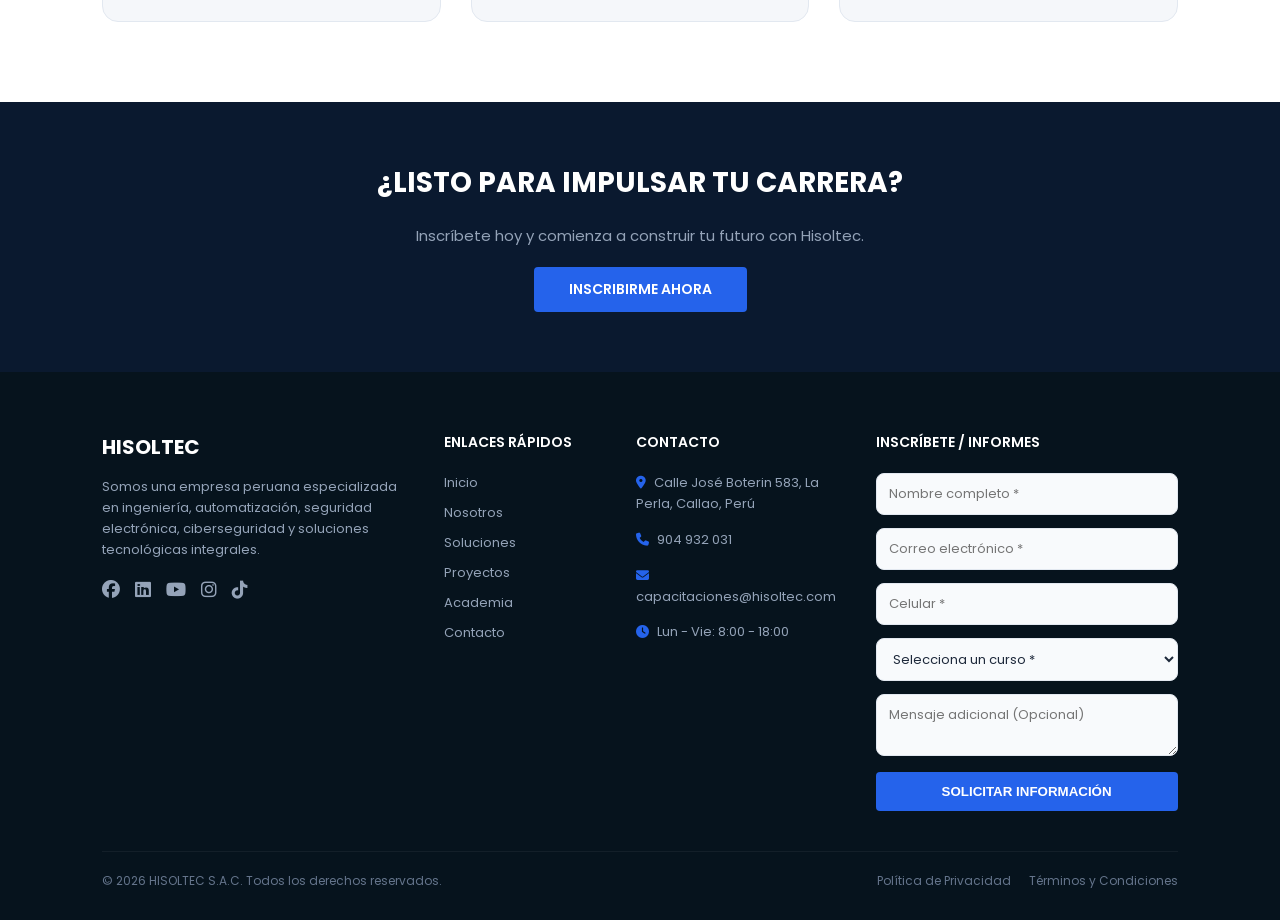
<file: cursos.html>
<!DOCTYPE html>
<html lang="es">
<head>
    <meta charset="UTF-8">
    <title>HISOLTEC | Academia - Formación en Automatización y Tecnología</title>
    <meta name="viewport" content="width=device-width, initial-scale=1.0">
    <meta name="description" content="Academia Hisoltec - Cursos especializados en automatización industrial, PLC, IoT, ciberseguridad y más. Certificación oficial y bolsa de trabajo.">
    
    <link rel="icon" type="image/png" sizes="32x32" href="favicon_sin_fondo_hst.PNG">
    <link rel="preconnect" href="https://fonts.googleapis.com">
    <link rel="preconnect" href="https://fonts.gstatic.com" crossorigin>
    <link href="https://fonts.googleapis.com/css2?family=Poppins:wght@400;500;600;700;800&display=swap" rel="stylesheet">
    <link rel="stylesheet" href="https://cdnjs.cloudflare.com/ajax/libs/font-awesome/6.4.0/css/all.min.css">
    
    <style>
        /* ===== VARIABLES (HEREDADAS DEL INDEX) ===== */
        :root {
            --primary-dark: #0A192F;
            --electric-blue: #2563EB;
            --accent-green: #00C853;
            --bg-light: #F5F7FA;
            --white: #FFFFFF;
            --text-muted: #64748B;
            --border-color: #E2E8F0;
        }

        * {
            box-sizing: border-box;
            margin: 0;
            padding: 0;
        }

        html {
            scroll-behavior: smooth;
        }

        body {
            font-family: 'Poppins', sans-serif;
            background-color: var(--white);
            color: var(--primary-dark);
            overflow-x: hidden;
        }

        /* TOP BAR INFO */
        .top-bar {
            background-color: var(--primary-dark);
            color: var(--white);
            font-size: 12px;
            padding: 8px 5%;
            display: flex;
            justify-content: space-between;
            align-items: center;
            border-bottom: 1px solid rgba(255,255,255,0.1);
        }

        .top-bar-info {
            display: flex;
            gap: 20px;
        }

        .top-bar-info a {
            color: var(--white);
            text-decoration: none;
            display: flex;
            align-items: center;
            gap: 5px;
        }

        /* HEADER NAV */
        nav {
            background-color: var(--primary-dark);
            padding: 0px clamp(16px, 5%, 60px);
            height: 72px;
            position: sticky;
            top: 0;
            z-index: 1000;
            display: flex;
            justify-content: space-between;
            align-items: center;
        }

        .logo img {
            height: 40px;
            display: block;
        }

        .menu-desktop {
            display: flex;
            align-items: center;
            gap: 25px;
        }

        .menu-desktop a {
            color: var(--white);
            text-decoration: none;
            font-size: 14px;
            font-weight: 400;
            transition: color 0.3s;
        }

        .menu-desktop a:hover, .menu-desktop a.active {
            color: var(--electric-blue);
        }

        .dropdown {
            position: relative;
        }
        .dropdown-menu {
            position: absolute;
            top: 100%;
            left: 0;
            background: var(--primary-dark);
            border: 1px solid rgba(255,255,255,0.1);
            display: none;
            flex-direction: column;
            width: 240px;
            padding: 10px 0;
            box-shadow: 0 10px 15px rgba(0,0,0,0.3);
            z-index: 1001;
        }
        .dropdown:hover .dropdown-menu {
            display: flex;
        }
        .dropdown-menu a {
            padding: 10px 20px;
            font-size: 13px;
        }

        .btn-cotizar {
            background-color: var(--electric-blue);
            color: var(--white);
            padding: 10px 20px;
            border-radius: 4px;
            text-decoration: none;
            font-weight: 600;
            font-size: 14px;
            transition: background 0.3s;
        }

        .btn-cotizar:hover {
            background-color: #1d4ed8;
        }

        .hamburger {
            display: none;
            color: var(--white);
            font-size: 24px;
            cursor: pointer;
        }

        /* ===== HERO ACADEMIA ===== */
        .hero-academia {
            background: linear-gradient(90deg, rgba(10,25,47,0.85) 0%, rgba(10,25,47,0.7) 60%, rgba(10,25,47,0) 100%), url('academia_fondo.png') center/cover no-repeat;
            min-height: 95vh;
            display: flex;
            flex-direction: column;
            justify-content: center;
            padding: 0 8%;
            color: var(--white);
        }

        .breadcrumbs {
            font-size: 12px;
            color: #94A3B8;
            margin-bottom: 20px;
        }

        .breadcrumbs a {
            color: #94A3B8;
            text-decoration: none;
        }

        .hero-academia h1 {
            font-size: 52px;
            font-weight: 800;
            max-width: 700px;
            line-height: 1.2;
            margin-bottom: 20px;
            text-shadow: 2px 2px 8px rgba(0,0,0,0.5);
        }

        .hero-academia h1 span {
            color: var(--electric-blue);
        }

        .hero-academia p {
            font-size: 18px;
            color: #E2E8F0;
            max-width: 600px;
            margin-bottom: 30px;
            text-shadow: 1px 1px 4px rgba(0,0,0,0.5);
        }

        .hero-badges {
            display: flex;
            gap: 25px;
            margin-bottom: 35px;
            flex-wrap: wrap;
        }

        .badge-item {
            display: flex;
            align-items: center;
            gap: 10px;
            font-size: 13px;
            color: #CBD5E1;
        }

        .badge-item i {
            color: var(--electric-blue);
            font-size: 18px;
        }

        .hero-btns {
            display: flex;
            gap: 15px;
            flex-wrap: wrap;
        }

        .btn-outline {
            border: 2px solid var(--white);
            color: var(--white);
            padding: 10px 25px;
            border-radius: 4px;
            text-decoration: none;
            font-weight: 600;
            transition: all 0.3s;
        }

        .btn-outline:hover {
            background: var(--white);
            color: var(--primary-dark);
        }

        /* ===== SECCIONES COMUNES ===== */
        section {
            padding: 80px 8%;
        }

        .section-title {
            text-align: center;
            font-size: 32px;
            font-weight: 700;
            margin-bottom: 15px;
        }

        .section-subtitle {
            text-align: center;
            color: var(--text-muted);
            margin-bottom: 50px;
            font-size: 16px;
        }

        /* ===== CURSOS GRID ===== */
        .cursos-grid {
            display: grid;
            grid-template-columns: repeat(auto-fit, minmax(300px, 1fr));
            gap: 30px;
            margin-bottom: 40px;
        }

        .curso-card {
            background: var(--white);
            border: 1px solid var(--border-color);
            border-radius: 12px;
            overflow: hidden;
            transition: transform 0.3s, box-shadow 0.3s;
        }

        .curso-card:hover {
            transform: translateY(-8px);
            box-shadow: 0 15px 30px rgba(0,0,0,0.1);
            border-color: var(--electric-blue);
        }

        .curso-img {
            height: 200px;
            background-size: cover;
            background-position: center;
            position: relative;
        }

        .curso-tag {
            position: absolute;
            top: 15px;
            left: 15px;
            background: var(--electric-blue);
            color: var(--white);
            font-size: 11px;
            font-weight: 700;
            padding: 5px 12px;
            border-radius: 20px;
            text-transform: uppercase;
        }

        .curso-info {
            padding: 25px;
            flex-grow: 1;
        }

        .curso-info h3 {
            font-size: 18px;
            font-weight: 700;
            margin-bottom: 15px;
        }

        .curso-meta {
            font-size: 13px;
            color: var(--text-muted);
            margin-bottom: 20px;
            display: flex;
            flex-direction: column;
            gap: 8px;
        }

        .curso-meta span i {
            width: 20px;
            color: var(--electric-blue);
        }

        .btn-curso-link {
            color: var(--electric-blue);
            text-decoration: none;
            font-size: 13px;
            font-weight: 600;
            text-align: center;
            border-top: 1px solid var(--border-color);
            padding-top: 15px;
            display: block;
            transition: color 0.3s;
            cursor: pointer;
        }

        .btn-curso-link:hover {
            color: #1d4ed8;
        }

        /* ===== CATEGORÍAS GRID ===== */
        .categorias-grid {
            display: grid;
            grid-template-columns: repeat(auto-fit, minmax(250px, 1fr));
            gap: 25px;
        }

        .cat-card {
            background: var(--white);
            border: 1px solid var(--border-color);
            padding: 30px 25px;
            border-radius: 12px;
            text-align: center;
            transition: all 0.3s;
        }

        .cat-card:hover {
            border-color: var(--electric-blue);
            transform: translateY(-5px);
            box-shadow: 0 10px 20px rgba(37,99,235,0.08);
        }

        .cat-card i {
            font-size: 32px;
            color: var(--electric-blue);
            margin-bottom: 15px;
        }

        .cat-card h4 {
            font-size: 15px;
            text-transform: uppercase;
            font-weight: 700;
            margin-bottom: 10px;
        }

        .cat-card p {
            font-size: 12px;
            color: var(--text-muted);
            line-height: 1.6;
        }

        /* ===== WHY STUDY SECTION ===== */
        .why-stud-section {
            background: linear-gradient(rgba(10,25,47,0.92), rgba(10,25,47,0.96)), url('https://images.unsplash.com/photo-1522071820081-009f0129c71c?q=80&w=2000&auto=format') center/cover;
            color: var(--white);
        }

        .why-grid {
            display: grid;
            grid-template-columns: repeat(auto-fit, minmax(220px, 1fr));
            gap: 35px;
            text-align: center;
            max-width: 1200px;
            margin: 0 auto;
        }

        .why-item i {
            font-size: 36px;
            color: var(--electric-blue);
            margin-bottom: 15px;
        }

        .why-item h4 {
            font-size: 15px;
            font-weight: 700;
            text-transform: uppercase;
            margin-bottom: 10px;
        }

        .why-item p {
            font-size: 13px;
            color: #94A3B8;
            line-height: 1.6;
        }

        /* ===== MODALIDADES Y BENEFICIOS ===== */
        .split-container {
            display: grid;
            grid-template-columns: 1fr 1fr;
            gap: 60px;
            align-items: start;
            max-width: 1200px;
            margin: 0 auto;
        }

        .split-col h3 {
            font-size: 18px;
            text-transform: uppercase;
            margin-bottom: 25px;
            border-left: 4px solid var(--electric-blue);
            padding-left: 15px;
        }

        .list-items {
            display: flex;
            flex-direction: column;
            gap: 20px;
        }

        .list-single {
            display: flex;
            gap: 15px;
            align-items: flex-start;
        }

        .list-single i {
            color: var(--electric-blue);
            font-size: 18px;
            margin-top: 3px;
        }

        .list-single h4 {
            font-size: 14px;
            font-weight: 700;
            margin-bottom: 5px;
        }

        .list-single p {
            font-size: 13px;
            color: var(--text-muted);
        }

        /* ===== PLAN CARRERA ===== */
        .plan-carrera-box {
            background-color: #06131D;
            color: var(--white);
            padding: 50px;
            border-radius: 16px;
            text-align: center;
            max-width: 1200px;
            margin: 0 auto;
        }

        .plan-carrera-box h3 {
            font-size: 24px;
            margin-bottom: 15px;
        }

        .plan-steps {
            display: flex;
            justify-content: space-between;
            margin: 40px 0;
            gap: 20px;
            flex-wrap: wrap;
        }

        .p-step {
            flex: 1;
            min-width: 150px;
            position: relative;
        }

        .p-step-num {
            font-size: 32px;
            font-weight: 800;
            color: rgba(255, 255, 255, 0.673);
            margin-bottom: 10px;
        }

        .p-step h4 {
            font-size: 14px;
            text-transform: uppercase;
            margin-bottom: 8px;
        }

        .p-step p {
            font-size: 12px;
            color: #94A3B8;
        }

        /* ===== TESTIMONIOS ===== */
        .testimonios-grid {
            display: grid;
            grid-template-columns: repeat(auto-fit, minmax(300px, 1fr));
            gap: 30px;
            max-width: 1200px;
            margin: 0 auto;
        }

        .testimonio-card {
            background: var(--bg-light);
            padding: 30px;
            border-radius: 16px;
            border: 1px solid var(--border-color);
            transition: transform 0.3s;
        }

        .testimonio-card:hover {
            transform: translateY(-5px);
        }

        .testimonio-card p {
            font-size: 14px;
            font-style: italic;
            color: #475569;
            line-height: 1.7;
            margin-bottom: 20px;
        }

        .testimonio-user {
            display: flex;
            align-items: center;
            gap: 12px;
        }

        .testimonio-avatar {
            width: 48px;
            height: 48px;
            background-color: var(--electric-blue);
            border-radius: 50%;
            display: flex;
            align-items: center;
            justify-content: center;
            color: white;
            font-weight: 700;
            font-size: 16px;
        }

        .testimonio-name {
            font-size: 14px;
            font-weight: 700;
            display: block;
        }

        .testimonio-role {
            font-size: 12px;
            color: var(--text-muted);
        }

        /* ===== CTA FINAL ===== */
        .cta-final {
            background-color: var(--primary-dark);
            color: var(--white);
            text-align: center;
            padding: 60px 5%;
            display: flex;
            flex-direction: column;
            align-items: center;
            gap: 20px;
        }

        .cta-final h2 {
            font-size: 28px;
            font-weight: 700;
        }

        .cta-final p {
            font-size: 15px;
            color: #94A3B8;
        }

        /* ===== FOOTER (HEREDADO DEL INDEX) ===== */
        .main-footer {
            background-color: #06131D;
            color: var(--white);
            padding: 60px 8% 30px 8%;
            font-size: 13px;
        }

        .footer-grid {
            display: grid;
            grid-template-columns: 2fr 1fr 1fr 2fr;
            gap: 40px;
            border-bottom: 1px solid rgba(255,255,255,0.05);
            padding-bottom: 40px;
        }

        .footer-col h4 {
            font-size: 14px;
            font-weight: 600;
            margin-bottom: 20px;
            text-transform: uppercase;
            color: var(--white);
        }

        .footer-col p {
            color: #94A3B8;
            line-height: 1.6;
            margin-bottom: 15px;
        }

        .footer-col ul {
            list-style: none;
        }

        .footer-col ul li {
            margin-bottom: 10px;
        }

        .footer-col ul li a {
            color: #94A3B8;
            text-decoration: none;
            transition: color 0.2s;
        }

        .footer-col ul li a:hover {
            color: var(--electric-blue);
        }

        .social-icons {
            display: flex;
            gap: 15px;
            margin-top: 15px;
        }

        .social-icons a {
            color: #94A3B8;
            font-size: 18px;
            transition: color 0.2s;
        }

        .social-icons a:hover {
            color: var(--electric-blue);
        }

        .footer-form input, .footer-form select, .footer-form textarea {
            width: 100%;
            background: #f8fafc;
            border: 1px solid #e2e8f0;
            padding: 10px 12px;
            border-radius: 8px;
            color: #1e293b;
            margin-bottom: 10px;
            font-family: inherit;
            font-size: 13px;
        }

        .footer-form select option {
            background: #f8fafc;
            color: #1e293b;
        }

        .footer-form button {
            background: var(--electric-blue);
            color: var(--white);
            border: none;
            width: 100%;
            padding: 12px;
            border-radius: 4px;
            font-weight: 600;
            cursor: pointer;
            transition: background 0.3s;
        }

        .footer-form button:hover {
            background: #1d4ed8;
        }

        .error-msg {
            color: #EF4444;
            font-size: 11px;
            margin-top: -5px;
            margin-bottom: 8px;
        }

        .footer-bottom {
            display: flex;
            justify-content: space-between;
            padding-top: 20px;
            color: #64748B;
            font-size: 12px;
        }

        .footer-bottom a {
            color: #64748B;
            text-decoration: none;
            margin-left: 15px;
            cursor: pointer;
        }

        /* ===== WHATSAPP ===== */
        .whatsapp-float {
            position: fixed;
            bottom: 25px;
            right: 25px;
            background-color: #25D366;
            color: white;
            width: 50px;
            height: 50px;
            border-radius: 50%;
            display: flex;
            align-items: center;
            justify-content: center;
            font-size: 24px;
            box-shadow: 0 4px 10px rgba(0,0,0,0.3);
            z-index: 2000;
            text-decoration: none;
        }

        /* ===== MENÚ MÓVIL ===== */
        .mobile-menu-panel {
            position: fixed;
            top: 0;
            right: -100%;
            width: 300px;
            height: 100vh;
            background: rgba(15,18,22,0.95);
            backdrop-filter: blur(8px);
            z-index: 3000;
            transition: right 0.4s cubic-bezier(0.1, 1, 0.1, 1);
            padding: 30px 20px;
            box-shadow: -5px 0 25px rgba(0,0,0,0.4);
            display: flex;
            flex-direction: column;
        }

        .mobile-menu-panel.open {
            right: 0;
        }

        .mobile-header {
            display: flex;
            justify-content: space-between;
            align-items: center;
            margin-bottom: 30px;
            padding-bottom: 15px;
            border-bottom: 1px solid rgba(255,255,255,0.1);
        }

        .mobile-header h3 {
            color: var(--white);
            font-size: 20px;
            font-weight: 700;
        }

        .close-panel {
            color: var(--white);
            font-size: 24px;
            cursor: pointer;
        }

        .mobile-links {
            display: flex;
            flex-direction: column;
            gap: 5px;
        }

        .mobile-link-item {
            display: flex;
            justify-content: space-between;
            align-items: center;
            color: var(--white);
            text-decoration: none;
            font-size: 16px;
            font-weight: 600;
            padding: 12px 0;
            cursor: pointer;
            border-bottom: 1px solid rgba(255,255,255,0.1);
        }

        .mobile-simple-link {
            color: var(--white);
            text-decoration: none;
            font-size: 16px;
            font-weight: 600;
            padding: 12px 0;
            display: block;
            border-bottom: 1px solid rgba(255,255,255,0.1);
        }

        .mobile-submenu {
            display: none;
            flex-direction: column;
            padding-left: 20px;
            margin-bottom: 10px;
            border-left: 2px solid var(--electric-blue);
        }

        .mobile-submenu.open {
            display: flex;
        }

        .mobile-submenu a {
            color: #CBD5E1;
            text-decoration: none;
            font-size: 13px;
            padding: 8px 0;
        }

        .toggle-icon {
            font-size: 12px;
            transition: transform 0.2s;
        }

        .mobile-link-item.open .toggle-icon {
            transform: rotate(180deg);
        }

        .mobile-menu-panel .btn-cotizar {
            margin-top: 30px;
            text-align: center;
        }

        .overlay-bg {
            position: fixed;
            top: 0;
            left: 0;
            width: 100vw;
            height: 100vh;
            background: rgba(0,0,0,0.5);
            z-index: 2500;
            display: none;
        }

        /* ===== TOAST ===== */
        .toast-notification {
            position: fixed;
            top: 30px;
            left: 50%;
            transform: translateX(-50%);
            background: var(--accent-green);
            color: white;
            padding: 12px 25px;
            border-radius: 4px;
            font-weight: 600;
            z-index: 4000;
            opacity: 0;
            visibility: hidden;
            transition: 0.3s;
            font-size: 14px;
        }
        .toast-notification.show {
            opacity: 1;
            visibility: visible;
        }

        /* ===== MODAL ===== */
        .modal {
            display: none;
            position: fixed;
            top: 0;
            left: 0;
            width: 100%;
            height: 100%;
            background: rgba(0, 0, 0, 0.85);
            backdrop-filter: blur(5px);
            z-index: 5000;
            justify-content: center;
            align-items: center;
        }

        .modal-content {
            background: white;
            width: 90%;
            max-width: 700px;
            max-height: 85vh;
            border-radius: 20px;
            overflow: hidden;
            animation: modalFadeIn 0.3s ease;
        }

        @keyframes modalFadeIn {
            from { opacity: 0; transform: translateY(-30px); }
            to { opacity: 1; transform: translateY(0); }
        }

        .modal-header {
            background: var(--primary-dark);
            color: white;
            padding: 20px 25px;
            display: flex;
            justify-content: space-between;
            align-items: center;
        }

        .modal-header h3 {
            margin: 0;
            font-size: 20px;
        }

        .modal-close {
            background: none;
            border: none;
            color: white;
            font-size: 28px;
            cursor: pointer;
        }

        .modal-body {
            padding: 25px;
            overflow-y: auto;
            max-height: calc(85vh - 70px);
        }

        .modal-body h4 {
            color: #0A192F;
            margin: 20px 0 10px 0;
            font-size: 16px;
        }

        .modal-body p {
            color: #64748B;
            line-height: 1.6;
            font-size: 14px;
            margin-bottom: 12px;
        }

        /* ===== LOGIN MODAL PREMIUM ===== */
        .login-modal {
            display: none;
            position: fixed;
            top: 0;
            left: 0;
            width: 100%;
            height: 100%;
            background: rgba(0, 0, 0, 0.85);
            backdrop-filter: blur(8px);
            z-index: 6000;
            justify-content: center;
            align-items: center;
        }

        .login-modal-content {
            background: var(--white);
            width: 90%;
            max-width: 450px;
            border-radius: 24px;
            overflow: hidden;
            animation: modalFadeIn 0.3s ease;
            box-shadow: 0 25px 50px rgba(0,0,0,0.3);
        }

        .login-modal-header {
            background: var(--primary-dark);
            color: white;
            padding: 25px;
            text-align: center;
            position: relative;
        }

        .login-modal-header .login-close {
            position: absolute;
            top: 15px;
            right: 20px;
            background: none;
            border: none;
            color: white;
            font-size: 28px;
            cursor: pointer;
            transition: transform 0.2s;
        }

        .login-modal-header .login-close:hover {
            transform: scale(1.1);
        }

        .login-logo {
            text-align: center;
            margin-bottom: 15px;
        }

        .login-logo img {
            height: 60px;
            width: auto;
        }

        .login-modal-header h3 {
            font-size: 18px;
            font-weight: 600;
            margin-top: 10px;
        }

        .login-modal-header p {
            font-size: 12px;
            color: #94A3B8;
            margin-top: 8px;
        }

        .login-modal-body {
            padding: 35px 30px;
        }

        .login-input-group {
            margin-bottom: 25px;
        }

        .login-input-group label {
            display: block;
            font-size: 13px;
            font-weight: 600;
            color: var(--primary-dark);
            margin-bottom: 8px;
        }

        .login-input-group input {
            width: 100%;
            padding: 14px 16px;
            border: 1px solid var(--border-color);
            border-radius: 12px;
            font-size: 14px;
            font-family: inherit;
            transition: all 0.3s;
        }

        .login-input-group input:focus {
            outline: none;
            border-color: var(--electric-blue);
            box-shadow: 0 0 0 3px rgba(37,99,235,0.1);
        }

        .login-btn {
            width: 100%;
            background: var(--electric-blue);
            color: white;
            border: none;
            padding: 14px;
            border-radius: 12px;
            font-size: 15px;
            font-weight: 600;
            cursor: pointer;
            transition: all 0.3s;
        }

        .login-btn:hover {
            background: #1d4ed8;
            transform: translateY(-2px);
        }

        .login-error {
            background: #FEF2F2;
            color: #DC2626;
            padding: 12px;
            border-radius: 10px;
            font-size: 13px;
            text-align: center;
            margin-top: 20px;
            display: none;
        }

        .login-error.show {
            display: block;
        }

        .login-footer-text {
            text-align: center;
            margin-top: 25px;
            font-size: 12px;
            color: var(--text-muted);
        }

        .login-footer-text a {
            color: var(--electric-blue);
            text-decoration: none;
        }

        /* ===== RESPONSIVE ===== */
        @media (max-width: 1024px) {
            .footer-grid {
                grid-template-columns: 1fr 1fr;
            }
            .split-container {
                grid-template-columns: 1fr;
                gap: 40px;
            }
        }

        @media (max-width: 1050px) {
            nav{
                height: 56px;
            }
            .menu-desktop, .top-bar {
                display: none;
            }
            .hamburger {
                display: block;
            }
            .hero-academia h1 {
                font-size: 32px;
            }
            .footer-grid {
                grid-template-columns: 1fr;
            }
            .footer-bottom {
                flex-direction: column;
                gap: 10px;
                text-align: center;
            }
            section {
                padding: 60px 5%;
            }
            .plan-steps {
                flex-direction: column;
                align-items: center;
            }
        }
    </style>
</head>
<body>

    <div class="overlay-bg" id="overlayBg" onclick="closeMobileMenu()"></div>
    <div class="toast-notification" id="toastSuccess"><i class="fas fa-check-circle"></i> ¡Su solicitud fue enviada con éxito!</div>

    <!-- TOP BAR -->
    <div class="top-bar">
        <div class="top-bar-info">
            <a href="tel:904932031"><i class="fas fa-phone"></i> Llámanos: 904 932 031</a>
            <a href="mailto:capacitaciones@hisoltec.com"><i class="fas fa-envelope"></i> capacitaciones@hisoltec.com</a>
            <span><i class="fas fa-clock"></i> Lun - Vie: 8:00 - 18:00</span>
        </div>
    </div>

    <!-- NAVBAR -->
    <nav>
        <div class="logo">
            <img src="Logo_hisoltec_blanco.png" alt="HISOLTEC LOGO">
        </div>
        <div class="menu-desktop">
            <a href="cursos.html">Inicio</a>
            <a href="index.html#nosotros">Nosotros</a>
            <div class="dropdown">
                <a href="#">Soluciones <i class="fas fa-chevron-down" style="font-size:10px;"></i></a>
                <div class="dropdown-menu">
                    <a href="automatizacion.html">Automatización Industrial</a>
                    <a href="iot.html">IoT y Soluciones Inteligentes</a>
                    <a href="ciberseguridad.html">Ciberseguridad IT/OT</a>
                    <a href="seguridad-electronica.html">Seguridad Electrónica</a>
                    <a href="metalmecanica.html">Metalmecánica y Accesos</a>
                </div>
            </div>
            <a href="index.html#proyectos">Proyectos</a>
            <a href="academia.html" class="active">Academia</a>
            <a href="#blog">Blog</a>
            <a href="#contacto">Contacto</a>
            <a href="#formulario" class="btn-cotizar">INSCRIBIRME</a>
        </div>
        <div class="hamburger" onclick="openMobileMenu()">
            <i class="fas fa-bars"></i>
        </div>
    </nav>

    <!-- MENÚ MÓVIL -->
    <div class="mobile-menu-panel" id="mobilePanel">
        <div class="mobile-header">
            <h3>HISOLTEC</h3>
            <div class="close-panel" onclick="closeMobileMenu()">
                <i class="fas fa-times"></i>
            </div>
        </div>
        <div class="mobile-links">
            <a href="cursos.html" class="mobile-simple-link" onclick="closeMobileMenu()">Inicio</a>
            <a href="index.html#nosotros" class="mobile-simple-link" onclick="closeMobileMenu()">Nosotros</a>
            <div class="mobile-link-item" onclick="toggleSubmenu('submenuSoluciones', this)">
                <span>Soluciones</span>
                <i class="fas fa-chevron-down toggle-icon"></i>
            </div>
            <div class="mobile-submenu" id="submenuSoluciones">
                <a href="automatizacion.html" onclick="closeMobileMenu()">Automatización Industrial</a>
                <a href="iot.html" onclick="closeMobileMenu()">IoT y Soluciones Inteligentes</a>
                <a href="ciberseguridad.html" onclick="closeMobileMenu()">Ciberseguridad IT/OT</a>
                <a href="seguridad-electronica.html" onclick="closeMobileMenu()">Seguridad Electrónica</a>
                <a href="metalmecanica.html" onclick="closeMobileMenu()">Metalmecánica y Accesos</a>
            </div>
            <a href="index.html#proyectos" class="mobile-simple-link" onclick="closeMobileMenu()">Proyectos</a>
            <a href="cursos.html" class="mobile-simple-link active" onclick="closeMobileMenu()">Academia</a>
            <a href="#blog" class="mobile-simple-link" onclick="closeMobileMenu()">Blog</a>
            <a href="#contacto" class="mobile-simple-link" onclick="closeMobileMenu()">Contacto</a>
        </div>
        <a href="#formulario" class="btn-cotizar" onclick="closeMobileMenu()">INSCRIBIRME</a>
    </div>

    <!-- HERO ACADEMIA -->
    <header class="hero-academia">
        <div class="breadcrumbs"><a href="cursos.html">Inicio</a> &gt; <span>Academia Hisoltec</span></div>
        <h1>ACADEMIA <span>HISOLTEC</span></h1>
        <p>Formamos talentos, creamos oportunidades. Capacitación técnica especializada en automatización, instrumentación, IoT, ciberseguridad y más. Modalidades flexibles y contenidos 100% prácticos.</p>
        <div class="hero-badges">
            <div class="badge-item"><i class="fas fa-chalkboard-teacher"></i> Instructores Expertos</div>
            <div class="badge-item"><i class="fas fa-layer-group"></i> Contenido Práctico</div>
            <div class="badge-item"><i class="fas fa-certificate"></i> Certificación Reconocida</div>
            <div class="badge-item"><i class="fas fa-briefcase"></i> Bolsa de Trabajo</div>
        </div>
        <div class="hero-btns">
            <a href="#cursos" class="btn-cotizar" style="padding: 12px 30px;">VER CURSOS</a>
            <a href="#why-us" class="btn-outline">CONOCE LA ACADEMIA</a>
        </div>
    </header>

    <!-- CURSOS DESTACADOS -->
    <section id="cursos">
        <h2 class="section-title">Nuestros Cursos Más Populares</h2>
        <p class="section-subtitle">Aprende con los mejores y lleva tu carrera al siguiente nivel</p>
        
        <div class="cursos-grid">
            <!-- Curso 1: PLC Siemens -->
            <div class="curso-card">
                <div class="curso-img" style="background-image: url('SIEMENS_s7_1200.webp');">
                    <div class="curso-tag">PLC SIEMENS</div>
                </div>
                <div class="curso-info">
                    <h3>PLC Siemens S7-1200 / S7-1500</h3>
                    <div class="curso-meta">
                        <span><i class="fas fa-clock"></i> 24 Horas</span>
                        <span><i class="fas fa-signal"></i> Básico - Avanzado</span>
                    </div>
                    <a href="javascript:void(0)" class="btn-curso-link" onclick="openLoginModal('PLC Siemens S7-1200 / S7-1500')">VER CURSO →</a>
                </div>
            </div>
            
            <!-- Curso 2: LOGO! Siemens -->
            <div class="curso-card">
                <div class="curso-img" style="background-image: url('SIEMENS_logo.jpg');">
                    <div class="curso-tag">LOGO! SIEMENS</div>
                </div>
                <div class="curso-info">
                    <h3>LOGO! Siemens - Automatización Básica</h3>
                    <div class="curso-meta">
                        <span><i class="fas fa-clock"></i> 16 Horas</span>
                        <span><i class="fas fa-signal"></i> Básico - Intermedio</span>
                    </div>
                    <a href="javascript:void(0)" class="btn-curso-link" onclick="openLoginModal('LOGO! Siemens - Automatización Básica')">VER CURSO →</a>
                </div>
            </div>
            
            <!-- Curso 3: Allen Bradley -->
            <div class="curso-card">
                <div class="curso-img" style="background-image: url('CompactLogix.jpg');">
                    <div class="curso-tag">ALLEN BRADLEY</div>
                </div>
                <div class="curso-info">
                    <h3>Allen Bradley CompactLogix / ControlLogix</h3>
                    <div class="curso-meta">
                        <span><i class="fas fa-clock"></i> 24 Horas</span>
                        <span><i class="fas fa-signal"></i> Básico - Avanzado</span>
                    </div>
                    <a href="javascript:void(0)" class="btn-curso-link" onclick="openLoginModal('Allen Bradley CompactLogix / ControlLogix')">VER CURSO →</a>
                </div>
            </div>
            
            <!-- Curso 4: Instrumentación -->
            <div class="curso-card">
                <div class="curso-img" style="background-image: url('instrumentacion.jpg');">
                    <div class="curso-tag">INSTRUMENTACIÓN</div>
                </div>
                <div class="curso-info">
                    <h3>Instrumentación Industrial Avanzada</h3>
                    <div class="curso-meta">
                        <span><i class="fas fa-clock"></i> 20 Horas</span>
                        <span><i class="fas fa-signal"></i> Básico - Avanzado</span>
                    </div>
                    <a href="javascript:void(0)" class="btn-curso-link" onclick="openLoginModal('Instrumentación Industrial Avanzada')">VER CURSO →</a>
                </div>
            </div>
            
            <!-- Curso 5: Variadores -->
            <div class="curso-card">
                <div class="curso-img" style="background-image: url('vfd.png');">
                    <div class="curso-tag">VARIADORES</div>
                </div>
                <div class="curso-info">
                    <h3>Variadores de Frecuencia (VFD)</h3>
                    <div class="curso-meta">
                        <span><i class="fas fa-clock"></i> 16 Horas</span>
                        <span><i class="fas fa-signal"></i> Básico - Avanzado</span>
                    </div>
                    <a href="javascript:void(0)" class="btn-curso-link" onclick="openLoginModal('Variadores de Frecuencia (VFD)')">VER CURSO →</a>
                </div>
            </div>
            
            <!-- Curso 6: Ciberseguridad IT/OT -->
            <div class="curso-card">
                <div class="curso-img" style="background-image: url('ciber_it_ot.png');">
                    <div class="curso-tag">CIBERSEGURIDAD</div>
                </div>
                <div class="curso-info">
                    <h3>Ciberseguridad IT/OT para Industrias</h3>
                    <div class="curso-meta">
                        <span><i class="fas fa-clock"></i> 20 Horas</span>
                        <span><i class="fas fa-signal"></i> Intermedio - Avanzado</span>
                    </div>
                    <a href="javascript:void(0)" class="btn-curso-link" onclick="openLoginModal('Ciberseguridad IT/OT para Industrias')">VER CURSO →</a>
                </div>
            </div>
        </div>
        <div style="text-align: center;">
            <a href="javascript:void(0)" class="btn-cotizar" onclick="openLoginModal('todos')">VER TODOS LOS CURSOS</a>
        </div>
    </section>

    <!-- CATEGORÍAS -->
    <section style="background-color: var(--bg-light);">
        <h2 class="section-title">Categorías de Capacitación</h2>
        <p class="section-subtitle">Explora nuestras áreas de formación especializada</p>
        
        <div class="categorias-grid">
            <div class="cat-card"><i class="fas fa-microchip"></i><h4>Automatización Industrial</h4><p>PLC, HMI, SCADA y control industrial.</p></div>
            <div class="cat-card"><i class="fas fa-tachometer-alt"></i><h4>Instrumentación y Control</h4><p>P&ID, calibración y control de procesos.</p></div>
            <div class="cat-card"><i class="fas fa-network-wired"></i><h4>Redes Industriales</h4><p>Profibus, Profinet, Modbus, Ethernet/IP.</p></div>
            <div class="cat-card"><i class="fas fa-cloud"></i><h4>IoT y Soluciones Inteligentes</h4><p>Monitoreo remoto, domótica y más.</p></div>
            <div class="cat-card"><i class="fas fa-shield-alt"></i><h4>Ciberseguridad IT/OT</h4><p>Protección de sistemas y redes industriales.</p></div>
            <div class="cat-card"><i class="fas fa-bolt"></i><h4>Variadores de Frecuencia</h4><p>Configuración, control y mantenimiento.</p></div>
            <div class="cat-card"><i class="fas fa-video"></i><h4>Seguridad Electrónica</h4><p>CCTV, control de accesos y alarmas.</p></div>
            <div class="cat-card"><i class="fas fa-code"></i><h4>Software y Herramientas</h4><p>Tia Portal, FactoryTalk, WinCC y más.</p></div>
        </div>
    </section>

    <!-- POR QUÉ ESTUDIAR EN HISOLTEC -->
    <section class="why-stud-section" id="why-us">
        <h2 class="section-title">¿Por qué estudiar en Hisoltec?</h2>
        <p class="section-subtitle" style="color: #94A3B8;">Combinamos experiencia técnica y metodologías ágiles para asegurar tu aprendizaje</p>
        
        <div class="why-grid">
            <div class="why-item"><i class="fas fa-laptop-code"></i><h4>100% Práctico</h4><p>Aprende haciendo con equipos reales y proyectos aplicados.</p></div>
            <div class="why-item"><i class="fas fa-user-tie"></i><h4>Instructores Expertos</h4><p>Profesionales con amplia experiencia en la industria.</p></div>
            <div class="why-item"><i class="fas fa-award"></i><h4>Certificación</h4><p>Certificados avalados por Hisoltec S.A.C.</p></div>
            <div class="why-item"><i class="fas fa-briefcase"></i><h4>Bolsa de Trabajo</h4><p>Accede a oportunidades laborales exclusivas.</p></div>
        </div>
    </section>

    <!-- MODALIDADES Y BENEFICIOS -->
    <section>
        <div class="split-container">
            <div class="split-col">
                <h3>Modalidades de Estudio</h3>
                <div class="list-items">
                    <div class="list-single"><i class="fas fa-building"></i><div><h4>Presencial</h4><p>Clases en laboratorios equipados.</p></div></div>
                    <div class="list-single"><i class="fas fa-desktop"></i><div><h4>Virtual en Vivo</h4><p>Aprende desde cualquier lugar con clases online.</p></div></div>
                    <div class="list-single"><i class="fas fa-play-circle"></i><div><h4>Grabado</h4><p>Accede cuando quieras, 24/7.</p></div></div>
                    <div class="list-single"><i class="fas fa-users"></i><div><h4>In Company</h4><p>Capacitación personalizada para empresas.</p></div></div>
                </div>
            </div>
            <div class="split-col">
                <h3>Beneficios Exclusivos</h3>
                <div class="list-items">
                    <div class="list-single"><i class="fas fa-check-circle"></i><div><h4>Acceso a plataforma virtual 24/7</h4></div></div>
                    <div class="list-single"><i class="fas fa-check-circle"></i><div><h4>Materiales y recursos descargables</h4></div></div>
                    <div class="list-single"><i class="fas fa-check-circle"></i><div><h4>Proyectos prácticos reales</h4></div></div>
                    <div class="list-single"><i class="fas fa-check-circle"></i><div><h4>Soporte académico permanente</h4></div></div>
                    <div class="list-single"><i class="fas fa-check-circle"></i><div><h4>Certificación por cada curso</h4></div></div>
                </div>
            </div>
        </div>
    </section>

    <!-- PLAN CARRERA -->
    <section style="background-color: var(--bg-light);">
        <div class="plan-carrera-box">
            <h3>PLAN CARRERA HISOLTEC</h3>
            <p style="color: #94A3B8; font-size:14px;">Conviértete en un profesional altamente capacitado siguiendo nuestra ruta estratégica</p>
            <div class="plan-steps">
                <div class="p-step"><div class="p-step-num">1</div><h4>Aprende</h4><p>Cursos iniciales y modulares</p></div>
                <div class="p-step"><div class="p-step-num">2</div><h4>Certifícate</h4><p>Obtén tus certificaciones</p></div>
                <div class="p-step"><div class="p-step-num">3</div><h4>Practica</h4><p>Proyectos reales guiados</p></div>
                <div class="p-step"><div class="p-step-num">4</div><h4>Trabaja</h4><p>Únete a nuestro equipo o aliados</p></div>
            </div>
            <a href="javascript:void(0)" class="btn-cotizar" onclick="openLoginModal('plan-carrera')">CONOCE MÁS</a>
        </div>
    </section>

    <!-- TESTIMONIOS -->
    <section>
        <h2 class="section-title">Lo que dicen nuestros alumnos</h2>
        <p class="section-subtitle">Historias de éxito que inspiran</p>
        
        <div class="testimonios-grid">
            <div class="testimonio-card">
                <p>"Los cursos de PLC Siemens me dieron las herramientas que necesitaba. Hoy trabajo como ingeniero de automatización en una planta importante."</p>
                <div class="testimonio-user">
                    <div class="testimonio-avatar">CM</div>
                    <div><span class="testimonio-name">Carlos Mendoza</span><span class="testimonio-role">Ing. de Automatización</span></div>
                </div>
            </div>
            <div class="testimonio-card">
                <p>"La metodología práctica y los instructores expertos hacen la diferencia. 100% recomendado para profesionales técnicos."</p>
                <div class="testimonio-user">
                    <div class="testimonio-avatar">MF</div>
                    <div><span class="testimonio-name">María Fernández</span><span class="testimonio-role">Técnico Instrumentista</span></div>
                </div>
            </div>
            <div class="testimonio-card">
                <p>"Gracias a la Academia Hisoltec obtuve mi primera oportunidad laboral en el área de control de procesos industriales."</p>
                <div class="testimonio-user">
                    <div class="testimonio-avatar">LR</div>
                    <div><span class="testimonio-name">Luis Romero</span><span class="testimonio-role">Técnico en Control</span></div>
                </div>
            </div>
        </div>
    </section>

    <!-- CTA FINAL -->
    <div class="cta-final">
        <h2>¿LISTO PARA IMPULSAR TU CARRERA?</h2>
        <p>Inscríbete hoy y comienza a construir tu futuro con Hisoltec.</p>
        <a href="#formulario" class="btn-cotizar" style="padding: 12px 35px;">INSCRIBIRME AHORA</a>
    </div>

    <!-- FOOTER -->
    <footer class="main-footer" id="nosotros">
        <div class="footer-grid">
            <div class="footer-col">
                <h3 style="font-size: 20px; font-weight: 700; margin-bottom: 15px; color: var(--white);">HISOLTEC</h3>
                <p>Somos una empresa peruana especializada en ingeniería, automatización, seguridad electrónica, ciberseguridad y soluciones tecnológicas integrales.</p>
                <div class="social-icons">
                    <a href="https://www.facebook.com/profile.php?id=61583769705412"><i class="fab fa-facebook"></i></a>
                    <a href="https://www.linkedin.com/company/hisoltec-sac/"><i class="fab fa-linkedin"></i></a>
                    <a href="https://www.youtube.com/@HISOLTECSAC"><i class="fab fa-youtube"></i></a>
                    <a href="https://www.instagram.com/hisoltec_sac/"><i class="fab fa-instagram"></i></a>
                    <a href="https://www.tiktok.com/@hisoltec.sac"><i class="fab fa-tiktok"></i></a>
                </div>
            </div>
            <div class="footer-col">
                <h4>Enlaces Rápidos</h4>
                <ul>
                    <li><a href="cursos.html">Inicio</a></li>
                    <li><a href="#nosotros">Nosotros</a></li>
                    <li><a href="index.html#soluciones">Soluciones</a></li>
                    <li><a href="index.html#proyectos">Proyectos</a></li>
                    <li><a href="cursos.html">Academia</a></li>
                    <li><a href="#contacto">Contacto</a></li>
                </ul>
            </div>
            <div class="footer-col" id="contacto">
                <h4>Contacto</h4>
                <p><i class="fas fa-map-marker-alt" style="color:var(--electric-blue); margin-right:5px;"></i> Calle José Boterin 583, La Perla, Callao, Perú</p>
                <p><i class="fas fa-phone" style="color:var(--electric-blue); margin-right:5px;"></i> 904 932 031</p>
                <p><i class="fas fa-envelope" style="color:var(--electric-blue); margin-right:5px;"></i> capacitaciones@hisoltec.com</p>
                <p><i class="fas fa-clock" style="color:var(--electric-blue); margin-right:5px;"></i> Lun - Vie: 8:00 - 18:00</p>
            </div>
            <div class="footer-col" id="formulario">
                <h4>Inscríbete / Informes</h4>
                <form id="contactForm" class="footer-form" novalidate>
                    <input type="text" id="nombre" name="nombre" placeholder="Nombre completo *">
                    <div class="error-msg" id="error-nombre"></div>
                    <input type="email" id="correo" name="correo" placeholder="Correo electrónico *">
                    <div class="error-msg" id="error-correo"></div>
                    <input type="tel" id="celular" name="celular" placeholder="Celular *">
                    <div class="error-msg" id="error-celular"></div>
                    <select id="curso" name="curso">
                        <option value="">Selecciona un curso *</option>
                        <option value="PLC Siemens S7-1200 / S7-1500">PLC Siemens S7-1200 / S7-1500</option>
                        <option value="LOGO! Siemens">LOGO! Siemens - Automatización Básica</option>
                        <option value="Allen Bradley CompactLogix">Allen Bradley CompactLogix</option>
                        <option value="Instrumentación Industrial">Instrumentación Industrial Avanzada</option>
                        <option value="Variadores de Frecuencia">Variadores de Frecuencia (VFD)</option>
                        <option value="Ciberseguridad IT/OT">Ciberseguridad IT/OT para Industrias</option>
                    </select>
                    <div class="error-msg" id="error-curso"></div>
                    <textarea id="mensaje" name="mensaje" rows="2" placeholder="Mensaje adicional (Opcional)"></textarea>
                    <button type="submit" id="submitBtn">SOLICITAR INFORMACIÓN</button>
                </form>
            </div>
        </div>
        <div class="footer-bottom">
            <div>© 2026 HISOLTEC S.A.C. Todos los derechos reservados.</div>
            <div>
                <a href="javascript:void(0)" onclick="openModalPrivacidad()">Política de Privacidad</a>
                <a href="javascript:void(0)" onclick="openModalTerminos()">Términos y Condiciones</a>
            </div>
        </div>
    </footer>

    <a href="https://wa.me/51904932031" class="whatsapp-float" target="_blank"><i class="fab fa-whatsapp"></i></a>

    <!-- LOGIN MODAL PREMIUM -->
    <div id="loginModal" class="login-modal">
        <div class="login-modal-content">
            <div class="login-modal-header">
                <button class="login-close" onclick="closeLoginModal()">&times;</button>
                <div class="login-logo">
                    <img src="Logo_hisoltec_blanco.png" alt="HISOLTEC ACADEMY">
                </div>
                <h3>ACCESO ACADEMIA</h3>
                <p>Ingresa tus credenciales para acceder al curso</p>
            </div>
            <div class="login-modal-body">
                <div class="login-input-group">
                    <label><i class="fas fa-user"></i> Usuario</label>
                    <input type="text" id="loginUser" placeholder="">
                </div>
                <div class="login-input-group">
                    <label><i class="fas fa-lock"></i> Contraseña</label>
                    <input type="password" id="loginPassword" placeholder="••••••••">
                </div>
                <button class="login-btn" onclick="validateLogin()">
                    <i class="fas fa-arrow-right-to-bracket"></i> ACCEDER AL CURSO
                </button>
                <div id="loginError" class="login-error">
                    <i class="fas fa-exclamation-triangle"></i> Usuario o contraseña incorrectos
                </div>
                <div class="login-footer-text">
                    ¿No tienes cuenta? <a href="#formulario">Contáctanos</a> para obtener acceso
                </div>
            </div>
        </div>
    </div>

    <!-- MODALES TÉRMINOS Y PRIVACIDAD -->
    <div id="modalTerminos" class="modal">
        <div class="modal-content">
            <div class="modal-header"><h3>Términos y Condiciones</h3><button class="modal-close" onclick="closeModal()">&times;</button></div>
            <div class="modal-body">
                <p><strong>Última actualización:</strong> 2026</p><hr>
                <h4>1. Aceptación de los Términos</h4><p>Al acceder y utilizar el sitio web de HISOLTEC SAC, usted acepta cumplir con estos Términos y Condiciones.</p>
                <h4>2. Servicios</h4><p>HISOLTEC SAC ofrece servicios de automatización industrial, IoT, ciberseguridad IT/OT, seguridad electrónica y metalmecánica.</p>
                <h4>3. Cotizaciones y Presupuestos</h4><p>Las cotizaciones son referenciales. El presupuesto final será enviado por nuestro equipo comercial.</p>
                <h4>4. Propiedad Intelectual</h4><p>Todo el contenido es propiedad de HISOLTEC SAC.</p>
                <h4>5. Contacto</h4><p>Para consultas: ventas@hisoltec.com - 904 932 031</p>
                <hr><button class="btn-cotizar" onclick="closeModal()" style="margin-top: 10px;">Cerrar</button>
            </div>
        </div>
    </div>

    <div id="modalPrivacidad" class="modal">
        <div class="modal-content">
            <div class="modal-header"><h3>Política de Privacidad</h3><button class="modal-close" onclick="closeModalPrivacidad()">&times;</button></div>
            <div class="modal-body">
                <p><strong>Última actualización:</strong> 2026</p><hr>
                <h4>1. Información que Recopilamos</h4><p>Recopilamos nombre, correo, teléfono y curso de interés.</p>
                <h4>2. Uso de la Información</h4><p>Usamos su información para responder consultas y enviar información sobre cursos.</p>
                <h4>3. Protección de Datos</h4><p>Implementamos medidas de seguridad para proteger su información.</p>
                <h4>4. Contacto</h4><p>capacitaciones@hisoltec.com - 904 932 031</p>
                <hr><button class="btn-cotizar" onclick="closeModalPrivacidad()" style="margin-top: 10px;">Cerrar</button>
            </div>
        </div>
    </div>

    <script>
        // Menú móvil
        const mobilePanel = document.getElementById('mobilePanel');
        const overlayBg = document.getElementById('overlayBg');
        
        function openMobileMenu() { mobilePanel.classList.add('open'); overlayBg.style.display = 'block'; }
        function closeMobileMenu() { mobilePanel.classList.remove('open'); overlayBg.style.display = 'none'; }
        
        function toggleSubmenu(submenuId, element) {
            const submenu = document.getElementById(submenuId);
            submenu.classList.toggle('open');
            element.classList.toggle('open');
        }
        
        // Modales
        function openModalTerminos() { document.getElementById('modalTerminos').style.display = 'flex'; document.body.style.overflow = 'hidden'; }
        function closeModal() { document.getElementById('modalTerminos').style.display = 'none'; document.body.style.overflow = 'auto'; }
        function openModalPrivacidad() { document.getElementById('modalPrivacidad').style.display = 'flex'; document.body.style.overflow = 'hidden'; }
        function closeModalPrivacidad() { document.getElementById('modalPrivacidad').style.display = 'none'; document.body.style.overflow = 'auto'; }
        
        window.onclick = function(event) {
            const modalTerminos = document.getElementById('modalTerminos');
            const modalPrivacidad = document.getElementById('modalPrivacidad');
            const loginModal = document.getElementById('loginModal');
            if (event.target === modalTerminos) closeModal();
            if (event.target === modalPrivacidad) closeModalPrivacidad();
            if (event.target === loginModal) closeLoginModal();
        }
        
        // ===== LOGIN SYSTEM =====
        let selectedCourse = '';
        
        // Credenciales válidas
        const validCredentials = [
            { user: "Hisoltec.S.A.C", pass: "Rosy&Tony_20", course: "todos" }
        ];
        
        function openLoginModal(courseName) {
            selectedCourse = courseName;
            document.getElementById('loginModal').style.display = 'flex';
            document.body.style.overflow = 'hidden';
            document.getElementById('loginUser').value = '';
            document.getElementById('loginPassword').value = '';
            document.getElementById('loginError').classList.remove('show');
        }
        
        function closeLoginModal() {
            document.getElementById('loginModal').style.display = 'none';
            document.body.style.overflow = 'auto';
            selectedCourse = '';
        }
        
        function validateLogin() {
            const user = document.getElementById('loginUser').value.trim();
            const password = document.getElementById('loginPassword').value.trim();
            const errorDiv = document.getElementById('loginError');
            
            if (!user || !password) {
                errorDiv.innerHTML = '<i class="fas fa-exclamation-triangle"></i> Por favor ingresa usuario y contraseña';
                errorDiv.classList.add('show');
                return;
            }
            
            const isValid = validCredentials.some(cred => {
                if (cred.course === "todos" && cred.user === user && cred.pass === password) {
                    return true;
                }
                if (cred.user === user && cred.pass === password && cred.course === selectedCourse) {
                    return true;
                }
                return false;
            });
            
            if (isValid) {
                errorDiv.classList.remove('show');
                sessionStorage.setItem('loggedIn', 'true');
                sessionStorage.setItem('userEmail', user);
                // Redirigir a la página de cursos
                window.location.href = 'cursos.html';
            } else {
                errorDiv.innerHTML = '<i class="fas fa-exclamation-triangle"></i> Usuario o contraseña incorrectos. Verifica tus credenciales.';
                errorDiv.classList.add('show');
            }
        }
        
        // Formulario de contacto
        const contactForm = document.getElementById('contactForm');
        const submitBtn = document.getElementById('submitBtn');
        const toast = document.getElementById('toastSuccess');
        
        function setError(fieldId, message) { const errorDiv = document.getElementById(`error-${fieldId}`); if (errorDiv) errorDiv.textContent = message; }
        function clearErrors() { document.querySelectorAll('.error-msg').forEach(el => el.textContent = ''); }
        function isValidEmail(email) { return /^[^\s@]+@[^\s@]+\.[^\s@]+$/.test(email); }
        function isValidPhone(phone) { return /^9\d{8}$/.test(phone); }
        
        if (contactForm) {
            contactForm.addEventListener('submit', async function(e) {
                e.preventDefault();
                clearErrors();
                
                const nombre = document.getElementById('nombre')?.value.trim() || '';
                const correo = document.getElementById('correo')?.value.trim() || '';
                const celular = document.getElementById('celular')?.value.trim() || '';
                const curso = document.getElementById('curso')?.value || '';
                
                let hasErrors = false;
                if (!nombre) { setError('nombre', 'Por favor ingresa tu nombre.'); hasErrors = true; }
                if (!correo) { setError('correo', 'El correo electrónico es obligatorio.'); hasErrors = true; } 
                else if (!isValidEmail(correo)) { setError('correo', 'Ingresa un correo válido.'); hasErrors = true; }
                if (!celular) { setError('celular', 'El número de celular es obligatorio.'); hasErrors = true; } 
                else if (!isValidPhone(celular)) { setError('celular', 'Debe tener 9 dígitos y empezar con 9.'); hasErrors = true; }
                if (!curso) { setError('curso', 'Selecciona un curso de interés.'); hasErrors = true; }
                if (hasErrors) return;
                
                submitBtn.disabled = true;
                submitBtn.textContent = 'Enviando...';
                const formData = new FormData(contactForm);
                try {
                    const response = await fetch('https://formspree.io/f/xpqyjqoe', { method: 'POST', body: formData, headers: { 'Accept': 'application/json' } });
                    if (response.ok) {
                        contactForm.reset();
                        toast.classList.add('show');
                        setTimeout(() => { toast.classList.remove('show'); }, 4000);
                    } else { alert('Hubo un problema al enviar el mensaje. Intente de nuevo.'); }
                } catch (error) { alert('Error de conexión. Verifique su internet.'); }
                finally { submitBtn.disabled = false; submitBtn.textContent = 'SOLICITAR INFORMACIÓN'; }
            });
        }
    </script>
</body>
</html>
</file>
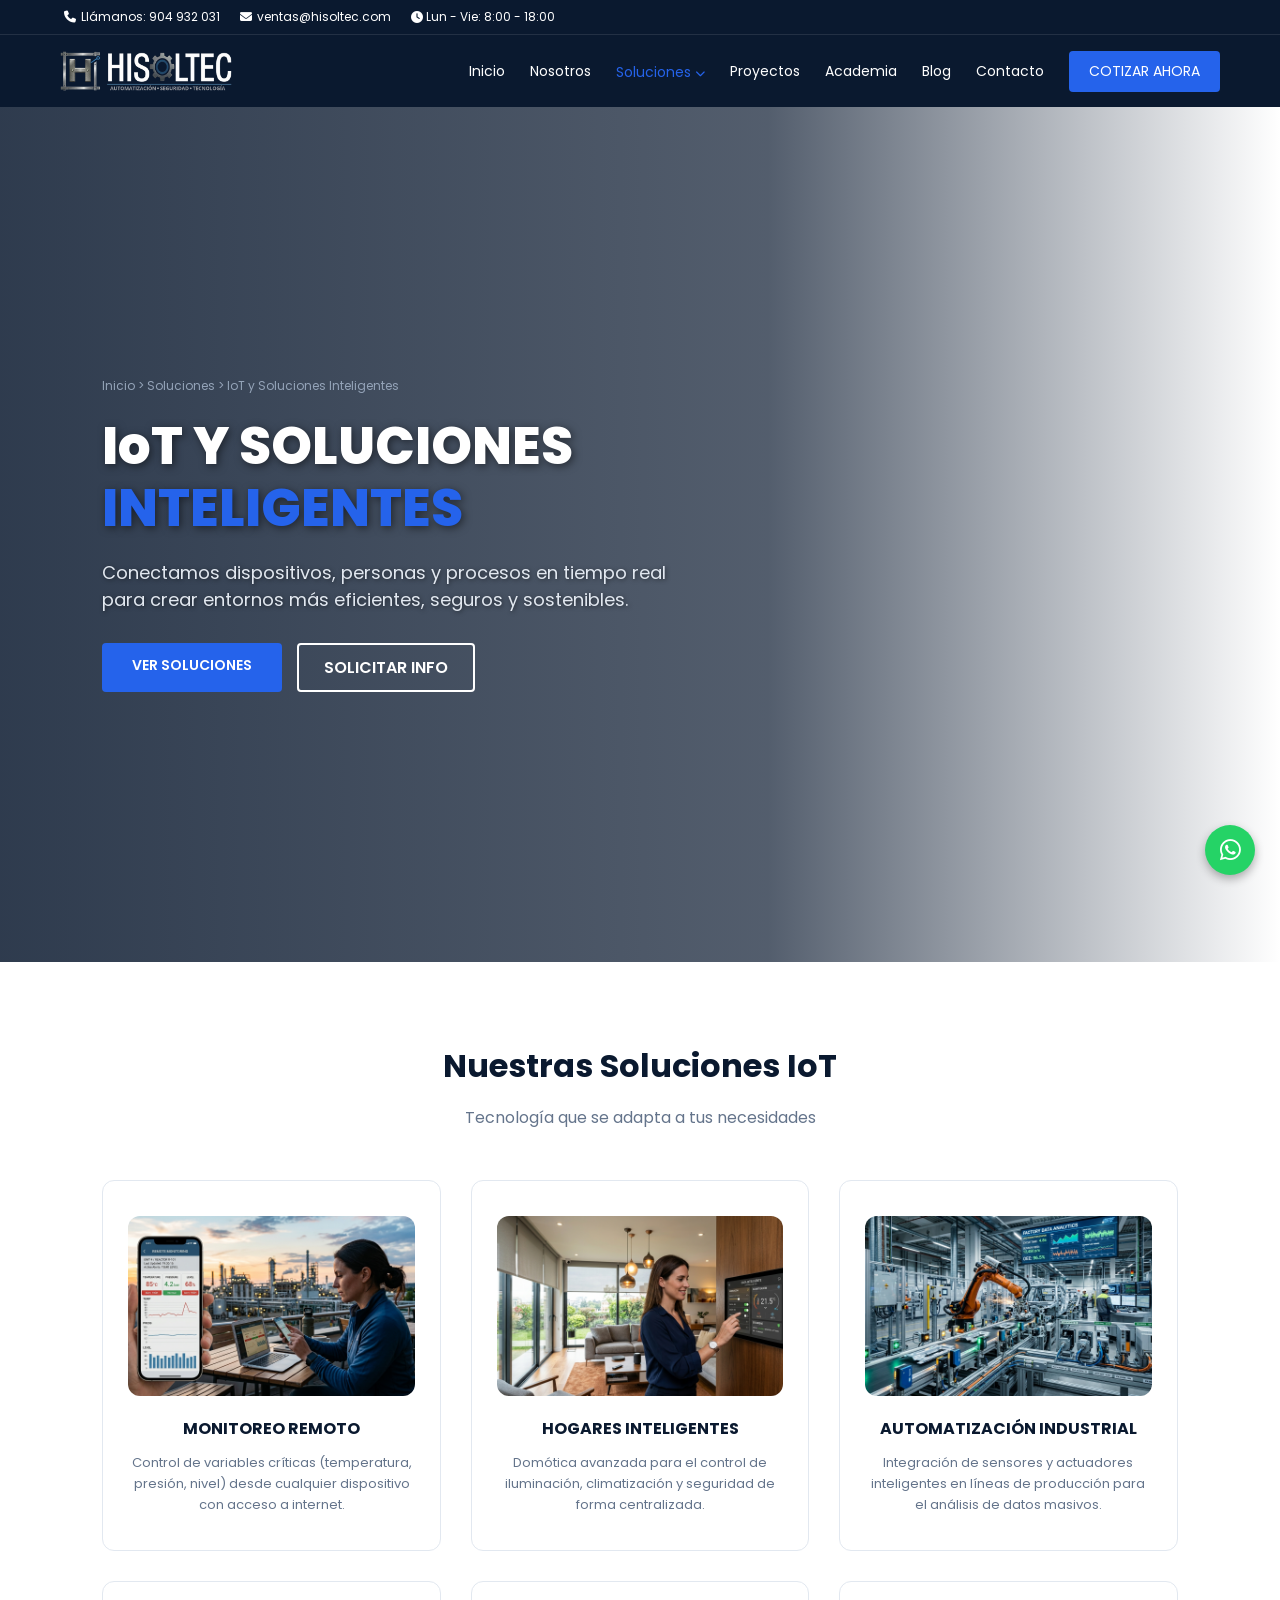
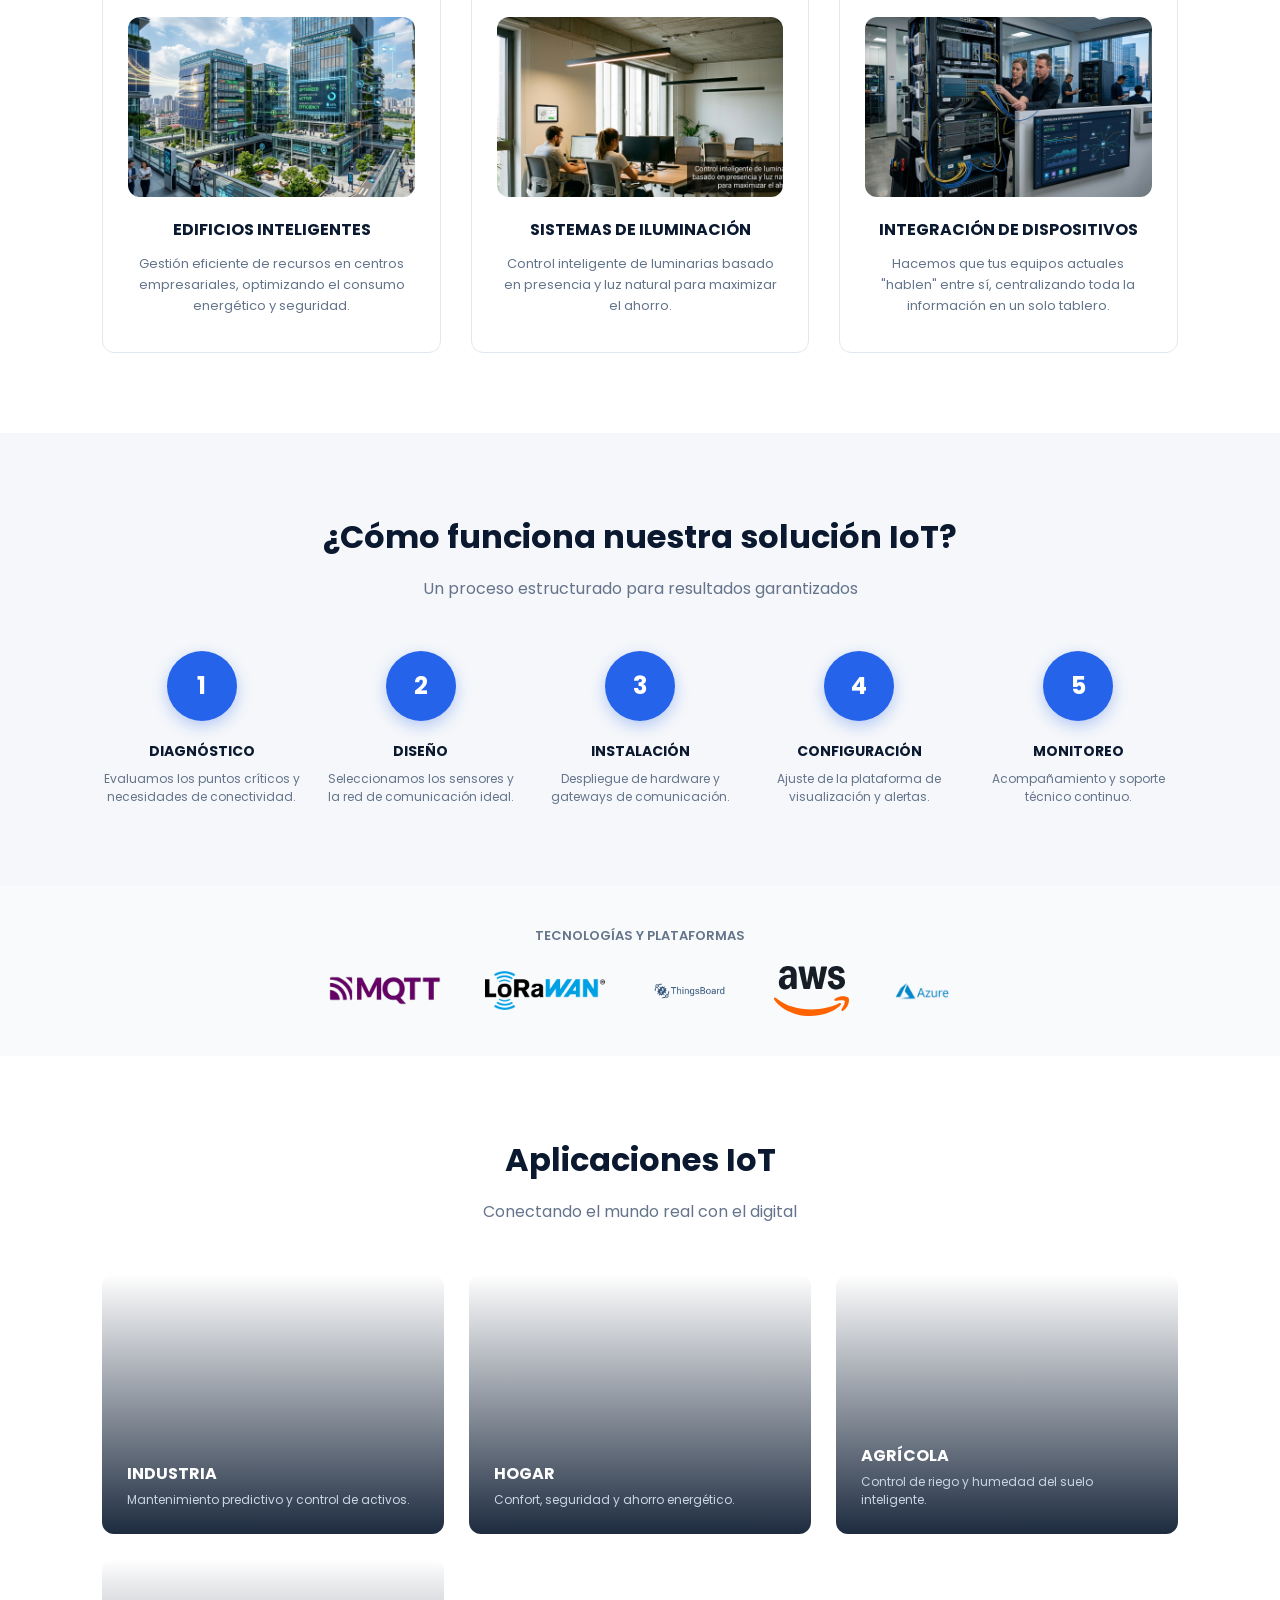
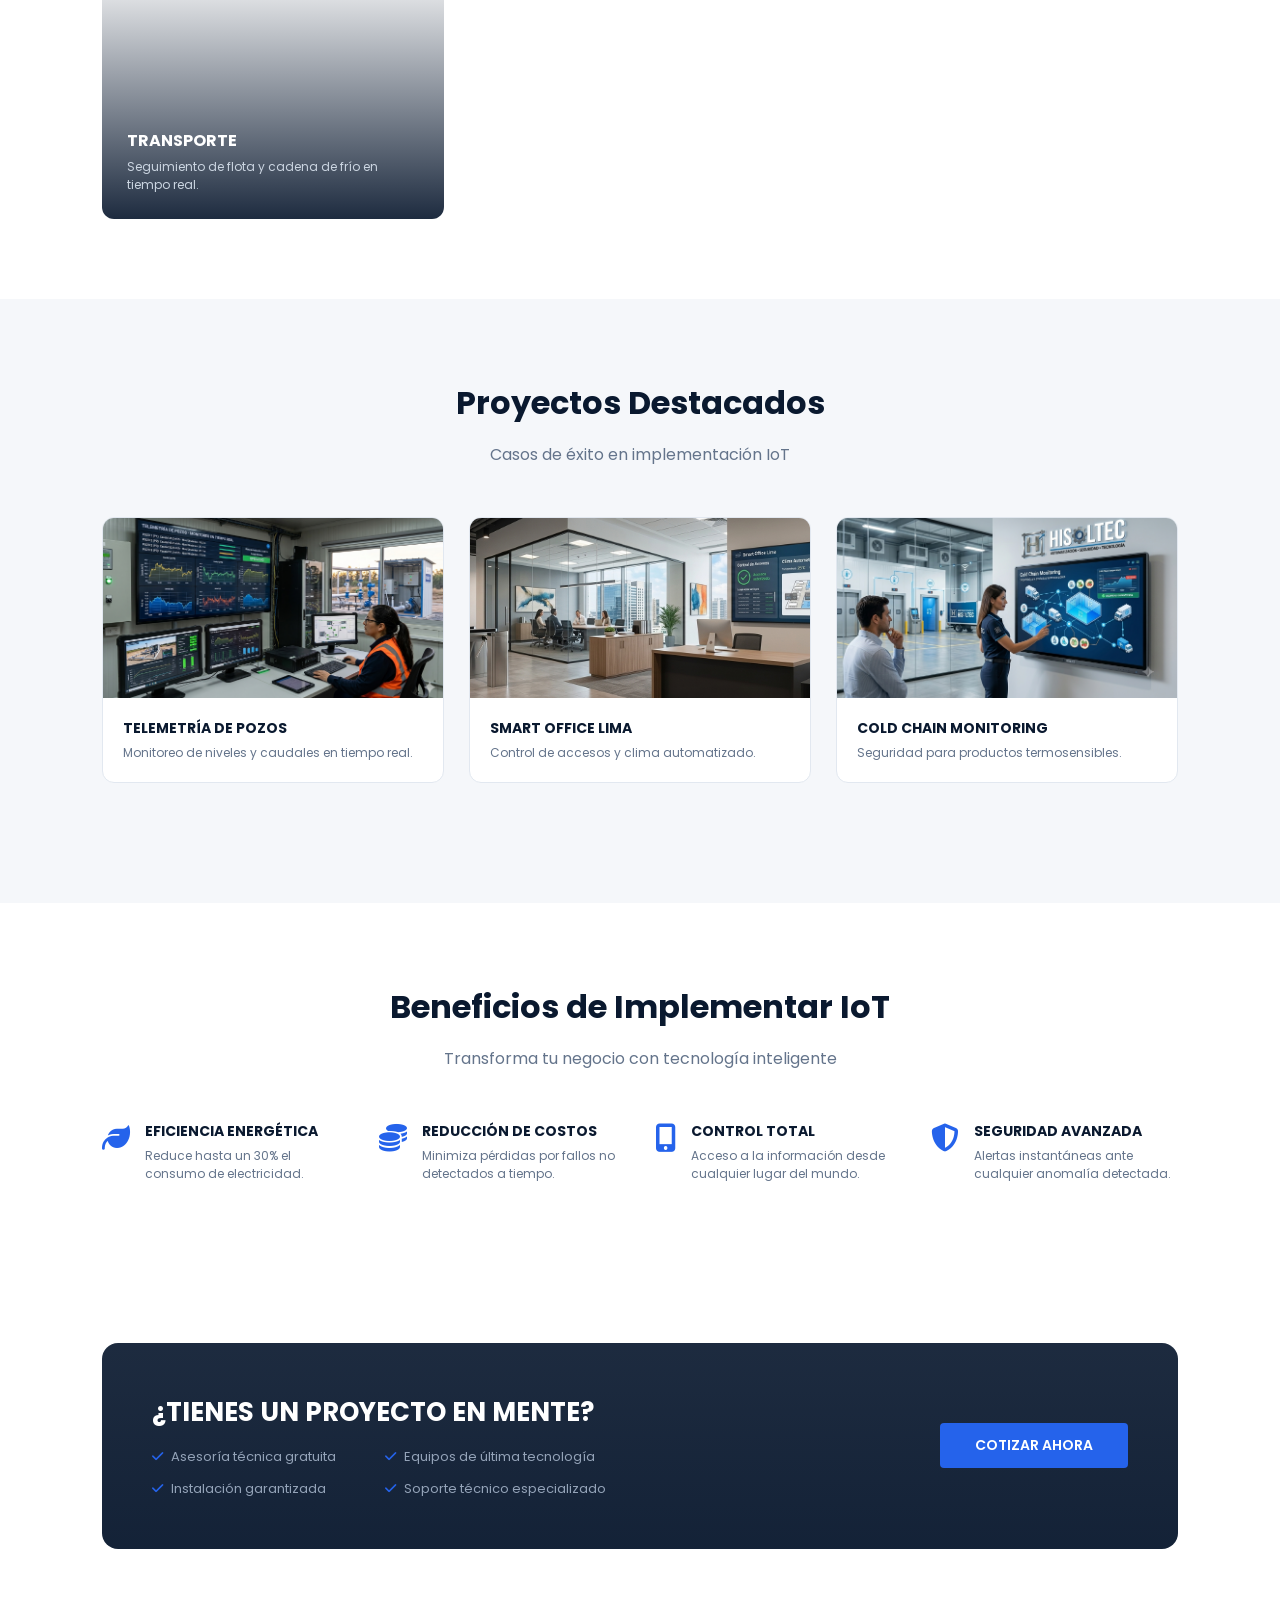
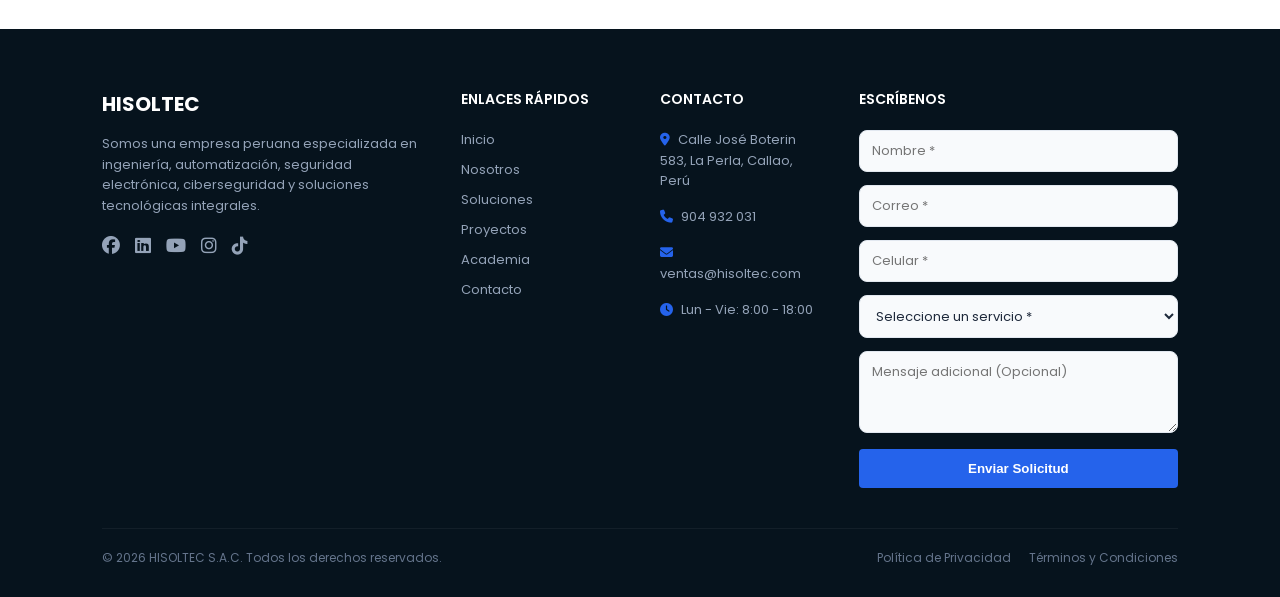
<file: iot.html>
<!DOCTYPE html>
<html lang="es">
<head>
    <meta charset="UTF-8">
    <title>HISOLTEC | IoT y Soluciones Inteligentes - Conectividad e Innovación</title>
    <meta name="viewport" content="width=device-width, initial-scale=1.0">
    <meta name="description" content="Soluciones IoT para hogares, edificios e industrias. Monitoreo remoto, domótica, automatización y control inteligente. Hisoltec, tecnología que conecta.">
    
    <link rel="icon" type="image/png" sizes="32x32" href="favicon_sin_fondo_hst.PNG">
    <link rel="preconnect" href="https://fonts.googleapis.com">
    <link rel="preconnect" href="https://fonts.gstatic.com" crossorigin>
    <link href="https://fonts.googleapis.com/css2?family=Poppins:wght@400;500;600;700;800&display=swap" rel="stylesheet">
    <link rel="stylesheet" href="https://cdnjs.cloudflare.com/ajax/libs/font-awesome/6.4.0/css/all.min.css">
    
    <style>
        /* ===== VARIABLES (HEREDADAS DEL INDEX) ===== */
        :root {
            --primary-dark: #0A192F;
            --electric-blue: #2563EB;
            --accent-green: #00C853;
            --bg-light: #F5F7FA;
            --white: #FFFFFF;
            --text-muted: #64748B;
            --border-color: #E2E8F0;
        }

        * {
            box-sizing: border-box;
            margin: 0;
            padding: 0;
        }

        html {
            scroll-behavior: smooth;
        }

        body {
            font-family: 'Poppins', sans-serif;
            background-color: var(--white);
            color: var(--primary-dark);
            overflow-x: hidden;
        }

        /* TOP BAR INFO */
        .top-bar {
            background-color: var(--primary-dark);
            color: var(--white);
            font-size: 12px;
            padding: 8px 5%;
            display: flex;
            justify-content: space-between;
            align-items: center;
            border-bottom: 1px solid rgba(255,255,255,0.1);
        }

        .top-bar-info {
            display: flex;
            gap: 20px;
        }

        .top-bar-info a {
            color: var(--white);
            text-decoration: none;
            display: flex;
            align-items: center;
            gap: 5px;
        }

        /* HEADER NAV */
        nav {
            background-color: var(--primary-dark);
            padding: 0px clamp(16px, 5%, 60px);
            height: 72px;
            position: sticky;
            top: 0;
            z-index: 1000;
            display: flex;
            justify-content: space-between;
            align-items: center;
        }

        .logo img {
            height: 40px;
            display: block;
        }

        .menu-desktop {
            display: flex;
            align-items: center;
            gap: 25px;
        }

        .menu-desktop a {
            color: var(--white);
            text-decoration: none;
            font-size: 14px;
            font-weight: 400;
            transition: color 0.3s;
        }

        .menu-desktop a:hover, .menu-desktop a.active {
            color: var(--electric-blue);
        }

        .dropdown {
            position: relative;
        }
        .dropdown-menu {
            position: absolute;
            top: 100%;
            left: 0;
            background: var(--primary-dark);
            border: 1px solid rgba(255,255,255,0.1);
            display: none;
            flex-direction: column;
            width: 240px;
            padding: 10px 0;
            box-shadow: 0 10px 15px rgba(0,0,0,0.3);
            z-index: 1001;
        }
        .dropdown:hover .dropdown-menu {
            display: flex;
        }
        .dropdown-menu a {
            padding: 10px 20px;
            font-size: 13px;
        }

        .btn-cotizar {
            background-color: var(--electric-blue);
            color: var(--white);
            padding: 10px 20px;
            border-radius: 4px;
            text-decoration: none;
            font-weight: 600;
            font-size: 14px;
            transition: background 0.3s;
        }

        .btn-cotizar:hover {
            background-color: #1d4ed8;
        }

        .hamburger {
            display: none;
            color: var(--white);
            font-size: 24px;
            cursor: pointer;
        }

        /* ===== HERO IOT ===== */
        .hero-iot {
            background: linear-gradient(90deg, rgba(10,25,47,0.85) 0%, rgba(10,25,47,0.7) 60%, rgba(10,25,47,0) 100%), url('https://images.unsplash.com/photo-1558346490-a72e53ae2d4f?q=80&w=2000&auto=format') center/cover no-repeat;
            min-height: 95vh;
            display: flex;
            flex-direction: column;
            justify-content: center;
            padding: 0 8%;
            color: var(--white);
        }

        .breadcrumbs {
            font-size: 12px;
            color: #94A3B8;
            margin-bottom: 20px;
        }

        .breadcrumbs a {
            color: #94A3B8;
            text-decoration: none;
        }

        .hero-iot h1 {
            font-size: 52px;
            font-weight: 800;
            max-width: 700px;
            line-height: 1.2;
            margin-bottom: 20px;
            text-shadow: 2px 2px 8px rgba(0,0,0,0.5);
        }

        .hero-iot h1 span {
            color: var(--electric-blue);
        }

        .hero-iot p {
            font-size: 18px;
            color: #E2E8F0;
            max-width: 600px;
            margin-bottom: 30px;
            text-shadow: 1px 1px 4px rgba(0,0,0,0.5);
        }

        .hero-btns {
            display: flex;
            gap: 15px;
            flex-wrap: wrap;
        }

        .btn-outline {
            border: 2px solid var(--white);
            color: var(--white);
            padding: 10px 25px;
            border-radius: 4px;
            text-decoration: none;
            font-weight: 600;
            transition: all 0.3s;
        }

        .btn-outline:hover {
            background: var(--white);
            color: var(--primary-dark);
        }

        /* ===== SECCIONES COMUNES ===== */
        section {
            padding: 80px 8%;
        }

        .section-title {
            text-align: center;
            font-size: 32px;
            font-weight: 700;
            margin-bottom: 15px;
        }

        .section-subtitle {
            text-align: center;
            color: var(--text-muted);
            margin-bottom: 50px;
            font-size: 16px;
        }

        /* ===== IOT SOLUTIONS GRID ===== */
        .iot-grid {
            display: grid;
            grid-template-columns: repeat(auto-fit, minmax(320px, 1fr));
            gap: 30px;
        }

        .iot-card {
            background: var(--white);
            border: 1px solid var(--border-color);
            padding: 35px 25px;
            border-radius: 12px;
            text-align: center;
            transition: transform 0.3s, box-shadow 0.3s;
        }

        .iot-card:hover {
            transform: translateY(-8px);
            box-shadow: 0 15px 30px rgba(0,0,0,0.08);
            border-color: var(--electric-blue);
        }

        .iot-card i {
            font-size: 36px;
            color: var(--electric-blue);
            margin-bottom: 20px;
            display: block;
        }

        .iot-card h3 {
            font-size: 16px;
            text-transform: uppercase;
            margin-bottom: 12px;
            font-weight: 700;
        }

        .iot-card p {
            font-size: 13px;
            color: var(--text-muted);
            line-height: 1.6;
        }

        /* ===== WORKFLOW STEPS ===== */
        .workflow-bg {
            background-color: var(--bg-light);
        }

        .steps-row {
            display: flex;
            justify-content: space-between;
            gap: 20px;
            margin-top: 40px;
            flex-wrap: wrap;
        }

        .step-box {
            flex: 1;
            min-width: 160px;
            text-align: center;
        }

        .step-circle {
            width: 70px;
            height: 70px;
            background: var(--electric-blue);
            color: white;
            border-radius: 50%;
            display: flex;
            align-items: center;
            justify-content: center;
            font-size: 24px;
            font-weight: 700;
            margin: 0 auto 20px;
            box-shadow: 0 5px 15px rgba(37,99,235,0.3);
            transition: transform 0.3s;
        }

        .step-circle:hover {
            transform: scale(1.05);
        }

        .step-box h4 {
            font-size: 14px;
            text-transform: uppercase;
            margin-bottom: 8px;
            font-weight: 700;
        }

        .step-box p {
            font-size: 12px;
            color: var(--text-muted);
            line-height: 1.5;
        }

        /* ===== TECH LOGOS ===== */
        .tech-bar {
            background-color: var(--bg-light);
            padding: 40px 8%;
            text-align: center;
            border-top: 1px solid var(--border-color);
            border-bottom: 1px solid var(--border-color);
        }

        .tech-bar p {
            font-size: 13px;
            font-weight: 600;
            color: var(--text-muted);
            text-transform: uppercase;
            letter-spacing: 2px;
            margin-bottom: 25px;
        }

        .logos-flex {
            display: flex;
            justify-content: center;
            align-items: center;
            gap: 45px;
            flex-wrap: wrap;
        }

        .logos-flex span {
            font-weight: 600;
            font-size: 14px;
            color: #1e293b;
            background: white;
            padding: 8px 20px;
            border-radius: 40px;
            border: 1px solid #e2e8f0;
            letter-spacing: 0.5px;
        }

        /* ===== APPLICATIONS ===== */
        .apps-iot-grid {
            display: grid;
            grid-template-columns: repeat(auto-fit, minmax(260px, 1fr));
            gap: 25px;
        }

        .app-iot-card {
            border-radius: 12px;
            overflow: hidden;
            position: relative;
            height: 260px;
            background-size: cover;
            background-position: center;
            transition: transform 0.3s;
        }

        .app-iot-card:hover {
            transform: translateY(-5px);
        }

        .app-iot-overlay {
            position: absolute;
            inset: 0;
            background: linear-gradient(transparent, rgba(10,25,47,0.92));
            display: flex;
            flex-direction: column;
            justify-content: flex-end;
            padding: 25px;
            color: white;
        }

        .app-iot-overlay h4 {
            font-size: 16px;
            text-transform: uppercase;
            margin-bottom: 5px;
            font-weight: 700;
        }

        .app-iot-overlay p {
            font-size: 12px;
            color: #CBD5E1;
        }

        /* ===== PROJECTS ===== */
        .project-iot-grid {
            display: grid;
            grid-template-columns: repeat(auto-fit, minmax(260px, 1fr));
            gap: 25px;
            margin-bottom: 40px;
        }

        .pj-iot-card {
            background: var(--white);
            border: 1px solid var(--border-color);
            border-radius: 12px;
            overflow: hidden;
            transition: transform 0.3s;
        }

        .pj-iot-card:hover {
            transform: translateY(-5px);
            box-shadow: 0 10px 20px rgba(0,0,0,0.08);
        }

        .pj-iot-img {
            height: 180px;
            background-size: cover;
            background-position: center;
        }

        .pj-iot-info {
            padding: 20px;
        }

        .pj-iot-info h4 {
            font-size: 14px;
            font-weight: 700;
            text-transform: uppercase;
            margin-bottom: 5px;
        }

        .pj-iot-info p {
            font-size: 12px;
            color: var(--text-muted);
        }

        /* ===== BENEFITS ===== */
        .benefits-iot-grid {
            display: grid;
            grid-template-columns: repeat(auto-fit, minmax(240px, 1fr));
            gap: 30px;
        }

        .benefit-iot-item {
            display: flex;
            gap: 15px;
        }

        .benefit-iot-item i {
            font-size: 28px;
            color: var(--electric-blue);
            margin-top: 3px;
        }

        .benefit-iot-item h4 {
            font-size: 14px;
            text-transform: uppercase;
            margin-bottom: 5px;
            font-weight: 700;
        }

        .benefit-iot-item p {
            font-size: 12px;
            color: var(--text-muted);
            line-height: 1.5;
        }

        /* ===== CTA IOT BOX ===== */
        .cta-iot-box {
            background: linear-gradient(rgba(10,25,47,0.92), rgba(10,25,47,0.96)), url('https://images.unsplash.com/photo-1518770660439-4636190af475?q=80&w=2000&auto=format') center/cover;
            border-radius: 16px;
            padding: 50px;
            color: var(--white);
            display: flex;
            justify-content: space-between;
            align-items: center;
            gap: 40px;
            flex-wrap: wrap;
        }

        .cta-iot-content h2 {
            font-size: 26px;
            font-weight: 700;
            margin-bottom: 15px;
        }

        .cta-iot-list {
            list-style: none;
            display: grid;
            grid-template-columns: 1fr 1fr;
            gap: 12px;
        }

        .cta-iot-list li {
            font-size: 13px;
            color: #94A3B8;
            display: flex;
            align-items: center;
            gap: 8px;
        }

        .cta-iot-list li i {
            color: var(--electric-blue);
        }

        .center-btn {
            display: flex;
            justify-content: center;
        }

        /* ===== FOOTER (HEREDADO DEL INDEX) ===== */
        .main-footer {
            background-color: #06131D;
            color: var(--white);
            padding: 60px 8% 30px 8%;
            font-size: 13px;
        }

        .footer-grid {
            display: grid;
            grid-template-columns: 2fr 1fr 1fr 2fr;
            gap: 40px;
            border-bottom: 1px solid rgba(255,255,255,0.05);
            padding-bottom: 40px;
        }

        .footer-col h4 {
            font-size: 14px;
            font-weight: 600;
            margin-bottom: 20px;
            text-transform: uppercase;
            color: var(--white);
        }

        .footer-col p {
            color: #94A3B8;
            line-height: 1.6;
            margin-bottom: 15px;
        }

        .footer-col ul {
            list-style: none;
        }

        .footer-col ul li {
            margin-bottom: 10px;
        }

        .footer-col ul li a {
            color: #94A3B8;
            text-decoration: none;
            transition: color 0.2s;
        }

        .footer-col ul li a:hover {
            color: var(--electric-blue);
        }

        .social-icons {
            display: flex;
            gap: 15px;
            margin-top: 15px;
        }

        .social-icons a {
            color: #94A3B8;
            font-size: 18px;
            transition: color 0.2s;
        }

        .social-icons a:hover {
            color: var(--electric-blue);
        }

        .footer-form input, .footer-form select, .footer-form textarea {
            width: 100%;
            background: #f8fafc;
            border: 1px solid #e2e8f0;
            padding: 10px 12px;
            border-radius: 8px;
            color: #1e293b;
            margin-bottom: 10px;
            font-family: inherit;
            font-size: 13px;
        }

        .footer-form select option {
            background: #f8fafc;
            color: #1e293b;
        }

        .footer-form button {
            background: var(--electric-blue);
            color: var(--white);
            border: none;
            width: 100%;
            padding: 12px;
            border-radius: 4px;
            font-weight: 600;
            cursor: pointer;
            transition: background 0.3s;
        }

        .footer-form button:hover {
            background: #1d4ed8;
        }

        .error-msg {
            color: #EF4444;
            font-size: 11px;
            margin-top: -5px;
            margin-bottom: 8px;
        }

        .footer-bottom {
            display: flex;
            justify-content: space-between;
            padding-top: 20px;
            color: #64748B;
            font-size: 12px;
        }

        .footer-bottom a {
            color: #64748B;
            text-decoration: none;
            margin-left: 15px;
            cursor: pointer;
        }

        /* ===== WHATSAPP ===== */
        .whatsapp-float {
            position: fixed;
            bottom: 25px;
            right: 25px;
            background-color: #25D366;
            color: white;
            width: 50px;
            height: 50px;
            border-radius: 50%;
            display: flex;
            align-items: center;
            justify-content: center;
            font-size: 24px;
            box-shadow: 0 4px 10px rgba(0,0,0,0.3);
            z-index: 2000;
            text-decoration: none;
        }

        /* ===== MENÚ MÓVIL ===== */
        /* MENÚ MÓVIL LATERAL - CORREGIDO: Academia sin submenú, Soluciones CON submenú, y agregado HISOLTEC */
        .mobile-menu-panel {
            position: fixed;
            top: 0;
            right: -100%;
            width: 240px;
            height: 100vh;
            background: rgba(15,18,22,0.7);
            backdrop-filter: blur(2px);
            /*-webkit-backdrop-filter: blur(4px);*/
            z-index: 3000;
            transition: right 0.4s cubic-bezier(0.1, 1, 0.1, 1);
            padding: 30px 20px;
            box-shadow: -5px 0 25px rgba(0,0,0,0.4);
            display: flex;
            flex-direction: column;
        }

        .mobile-menu-panel.open {
            right: 0;
        }

        .mobile-header {
            display: flex;
            justify-content: space-between;
            align-items: center;
            margin-bottom: 30px;
            padding-bottom: 15px;
            border-bottom: 1px solid rgba(255,255,255,0.1);
        }

        .mobile-header h3 {
            color: var(--white);
            font-size: 20px;
            font-weight: 700;
        }

        .close-panel {
            color: var(--white);
            font-size: 24px;
            cursor: pointer;
        }

        .mobile-links {
            display: flex;
            flex-direction: column;
            gap: 5px;
        }

        .mobile-link-item {
            display: flex;
            justify-content: space-between;
            align-items: center;
            color: var(--white);
            text-decoration: none;
            font-size: 16px;
            font-weight: 600;
            padding: 12px 0;
            cursor: pointer;
            border-bottom: 1px solid rgba(255,255,255,0.1);
        }

        .mobile-simple-link {
            color: var(--white);
            text-decoration: none;
            font-size: 16px;
            font-weight: 600;
            padding: 12px 0;
            display: block;
            border-bottom: 1px solid rgba(255,255,255,0.1);
        }

        .mobile-submenu {
            display: none;
            flex-direction: column;
            padding-left: 20px;
            margin-bottom: 10px;
            border-left: 2px solid var(--electric-blue);
        }

        .mobile-submenu.open {
            display: flex;
        }

        .mobile-submenu a {
            color: #CBD5E1;
            text-decoration: none;
            font-size: 13px;
            padding: 8px 0;
        }

        .toggle-icon {
            font-size: 12px;
            transition: transform 0.2s;
        }

        .mobile-link-item.open .toggle-icon {
            transform: rotate(180deg);
        }

        .mobile-menu-panel .btn-cotizar {
            margin-top: 30px;
            text-align: center;
        }

        .overlay-bg {
            position: fixed;
            top: 0;
            left: 0;
            width: 100vw;
            height: 100vh;
            background: rgba(0,0,0,0.5);
            z-index: 2500;
            display: none;
        }

        /* ===== TOAST ===== */
        .toast-notification {
            position: fixed;
            top: 30px;
            left: 50%;
            transform: translateX(-50%);
            background: var(--accent-green);
            color: white;
            padding: 12px 25px;
            border-radius: 4px;
            font-weight: 600;
            z-index: 4000;
            opacity: 0;
            visibility: hidden;
            transition: 0.3s;
            font-size: 14px;
        }
        .toast-notification.show {
            opacity: 1;
            visibility: visible;
        }

        /* ===== MODAL ===== */
        .modal {
            display: none;
            position: fixed;
            top: 0;
            left: 0;
            width: 100%;
            height: 100%;
            background: rgba(0, 0, 0, 0.85);
            backdrop-filter: blur(5px);
            z-index: 5000;
            justify-content: center;
            align-items: center;
        }

        .modal-content {
            background: white;
            width: 90%;
            max-width: 700px;
            max-height: 85vh;
            border-radius: 20px;
            overflow: hidden;
            animation: modalFadeIn 0.3s ease;
        }

        @keyframes modalFadeIn {
            from { opacity: 0; transform: translateY(-30px); }
            to { opacity: 1; transform: translateY(0); }
        }

        .modal-header {
            background: var(--primary-dark);
            color: white;
            padding: 20px 25px;
            display: flex;
            justify-content: space-between;
            align-items: center;
        }

        .modal-header h3 {
            margin: 0;
            font-size: 20px;
        }

        .modal-close {
            background: none;
            border: none;
            color: white;
            font-size: 28px;
            cursor: pointer;
        }

        .modal-body {
            padding: 25px;
            overflow-y: auto;
            max-height: calc(85vh - 70px);
        }

        .modal-body h4 {
            color: #0A192F;
            margin: 20px 0 10px 0;
            font-size: 16px;
        }

        .modal-body p {
            color: #64748B;
            line-height: 1.6;
            font-size: 14px;
            margin-bottom: 12px;
        }

        /* ===== RESPONSIVE ===== */
        @media (max-width: 1024px) {
            .footer-grid {
                grid-template-columns: 1fr 1fr;
            }
            .cta-iot-box {
                flex-direction: column;
                text-align: center;
                padding: 40px;
            }
            .cta-iot-list {
                justify-content: center;
            }
        }

        @media (max-width: 1050px) {
            nav{
                height: 56px;
            }
            .menu-desktop, .top-bar {
                display: none;
            }
            .hamburger {
                display: block;
            }
            .hero-iot h1 {
                font-size: 32px;
            }
            .steps-row {
                flex-direction: column;
                gap: 30px;
            }
            .footer-grid {
                grid-template-columns: 1fr;
            }
            .footer-bottom {
                flex-direction: column;
                gap: 10px;
                text-align: center;
            }
            section {
                padding: 60px 5%;
            }
        }
        .iot-img{
    width: 100%;
    height: 180px;
    border-radius: 12px;
    background-size: cover;
    background-position: center;
    background-repeat: no-repeat;
    margin-bottom: 20px;
}
/* MARCAS / TECNOLOGÍAS - CON LOGOS SVG */
        .brands-container {
            background-color: #F8FAFC;
            padding: 40px 5%;
            text-align: center;
        }

        .brands-container h2{
            font-size: 28px;
            color: #0A192F;
            margin-bottom: 40px;
        }

        .brands-slider {
            display: flex;
            justify-content: center;
            align-items: center;
            gap: 40px;
            flex-wrap: wrap;
            margin-top: 20px;
        }

        .brand-logo {
            height: 50px;
            width: auto;
            max-width: 120px;
            object-fit: contain;
            transition: all 0.3s ease;
        }

        .brand-logo:hover {
            transform: scale(1.08);
        }
    </style>
</head>
<body>

    <div class="overlay-bg" id="overlayBg" onclick="closeMobileMenu()"></div>
    <div class="toast-notification" id="toastSuccess"><i class="fas fa-check-circle"></i> ¡Su solicitud fue enviada con éxito!</div>

    <!-- TOP BAR -->
    <div class="top-bar">
        <div class="top-bar-info">
            <a href="tel:904932031"><i class="fas fa-phone"></i> Llámanos: 904 932 031</a>
            <a href="mailto:ventas@hisoltec.com"><i class="fas fa-envelope"></i> ventas@hisoltec.com</a>
            <span><i class="fas fa-clock"></i> Lun - Vie: 8:00 - 18:00</span>
        </div>
    </div>

    <!-- NAVBAR -->
    <nav>
        <div class="logo">
            <img src="Logo_hisoltec_blanco.png" alt="HISOLTEC LOGO">
        </div>
        <div class="menu-desktop">
            <a href="iot.html">Inicio</a>
            <a href="#nosotros">Nosotros</a>
            <div class="dropdown">
                <a href="#" class="active">Soluciones <i class="fas fa-chevron-down" style="font-size:10px;"></i></a>
                <div class="dropdown-menu">
                    <a href="automatizacion.html">Automatización Industrial</a>
                    <a href="iot.html">IoT y Soluciones Inteligentes</a>
                    <a href="ciberseguridad.html">Ciberseguridad IT/OT</a>
                    <a href="seguridad-electronica.html">Seguridad Electrónica</a>
                    <a href="metalmecanica.html">Metalmecánica y Accesos</a>
                </div>
            </div>
            <a href="#proyectos">Proyectos</a>
            <a href="cursos.html">Academia</a>
            <a href="#blog">Blog</a>
            <a href="#contacto">Contacto</a>
            <a href="#contacto" class="btn-cotizar">COTIZAR AHORA</a>
        </div>
        <div class="hamburger" onclick="openMobileMenu()">
            <i class="fas fa-bars"></i>
        </div>
    </nav>

    <!-- MENÚ MÓVIL -->
    <div class="mobile-menu-panel" id="mobilePanel">
        <div class="mobile-header">
            <h3>HISOLTEC</h3>
            <div class="close-panel" onclick="closeMobileMenu()">
                <i class="fas fa-times"></i>
            </div>
        </div>
        <div class="mobile-links">
            <a href="iot.html" class="mobile-simple-link" onclick="closeMobileMenu()">Inicio</a>
            <a href="#nosotros" class="mobile-simple-link" onclick="closeMobileMenu()">Nosotros</a>
            <div class="mobile-link-item" onclick="toggleSubmenu('submenuSoluciones', this)">
                <span>Soluciones</span>
                <i class="fas fa-chevron-down toggle-icon"></i>
            </div>
            <div class="mobile-submenu" id="submenuSoluciones">
                <a href="automatizacion.html" onclick="closeMobileMenu()">Automatización Industrial</a>
                <a href="iot.html" onclick="closeMobileMenu()">IoT y Soluciones Inteligentes</a>
                <a href="ciberseguridad.html" onclick="closeMobileMenu()">Ciberseguridad IT/OT</a>
                <a href="seguridad-electronica.html" onclick="closeMobileMenu()">Seguridad Electrónica</a>
                <a href="metalmecanica.html" onclick="closeMobileMenu()">Metalmecánica y Accesos</a>
            </div>
            <a href="#proyectos" class="mobile-simple-link" onclick="closeMobileMenu()">Proyectos</a>
            <a href="cursos.html" class="mobile-simple-link" onclick="closeMobileMenu()">Academia</a>
            <a href="#blog" class="mobile-simple-link" onclick="closeMobileMenu()">Blog</a>
            <a href="#contacto" class="mobile-simple-link" onclick="closeMobileMenu()">Contacto</a>
        </div>
        <a href="#formulario" class="btn-cotizar" onclick="closeMobileMenu()">COTIZAR AHORA</a>
    </div>

    <!-- HERO IOT -->
    <header class="hero-iot">
        <div class="breadcrumbs"><a href="iot.html">Inicio</a> &gt; <a href="#soluciones">Soluciones</a> &gt; <span>IoT y Soluciones Inteligentes</span></div>
        <h1>IoT Y SOLUCIONES <span>INTELIGENTES</span></h1>
        <p>Conectamos dispositivos, personas y procesos en tiempo real para crear entornos más eficientes, seguros y sostenibles.</p>
        <div class="hero-btns">
            <a href="#soluciones" class="btn-cotizar" style="padding: 12px 30px;">VER SOLUCIONES</a>
            <a href="#cotizar-footer" class="btn-outline">SOLICITAR INFO</a>
        </div>
    </header>

    <!-- SOLUCIONES IOT -->
    <!--<section id="soluciones">
        <h2 class="section-title">Nuestras Soluciones IoT</h2>
        <p class="section-subtitle">Tecnología que se adapta a tus necesidades</p>
        
        <div class="iot-grid">
            <div class="iot-card"><i class="fas fa-satellite-dish"></i><h3>Monitoreo Remoto</h3><p>Control de variables críticas (temperatura, presión, nivel) desde cualquier dispositivo con acceso a internet.</p></div>
            <div class="iot-card"><i class="fas fa-home"></i><h3>Hogares Inteligentes</h3><p>Domótica avanzada para el control de iluminación, climatización y seguridad de forma centralizada.</p></div>
            <div class="iot-card"><i class="fas fa-industry"></i><h3>Automatización Industrial</h3><p>Integración de sensores y actuadores inteligentes en líneas de producción para el análisis de datos masivos.</p></div>
            <div class="iot-card"><i class="fas fa-building"></i><h3>Edificios Inteligentes</h3><p>Gestión eficiente de recursos en centros empresariales, optimizando el consumo energético y seguridad.</p></div>
            <div class="iot-card"><i class="fas fa-lightbulb"></i><h3>Sistemas de Iluminación</h3><p>Control inteligente de luminarias basado en presencia y luz natural para maximizar el ahorro.</p></div>
            <div class="iot-card"><i class="fas fa-project-diagram"></i><h3>Integración de Dispositivos</h3><p>Hacemos que tus equipos actuales "hablen" entre sí, centralizando toda la información en un solo tablero.</p></div>
        </div>
    </section>-->
<!-- SOLUCIONES IOT -->
<section id="soluciones">
    <h2 class="section-title">Nuestras Soluciones IoT</h2>
    <p class="section-subtitle">Tecnología que se adapta a tus necesidades</p>

    <div class="iot-grid">

        <div class="iot-card">
            <div class="iot-img" style="background-image: url('monitoreo_remoto.png');"></div>
            <h3>Monitoreo Remoto</h3>
            <p>Control de variables críticas (temperatura, presión, nivel) desde cualquier dispositivo con acceso a internet.</p>
        </div>

        <div class="iot-card">
            <div class="iot-img" style="background-image: url('hogar_inteligente.png');"></div>
            <h3>Hogares Inteligentes</h3>
            <p>Domótica avanzada para el control de iluminación, climatización y seguridad de forma centralizada.</p>
        </div>

        <div class="iot-card">
            <div class="iot-img" style="background-image: url('automatizacion_industr.png');"></div>
            <h3>Automatización Industrial</h3>
            <p>Integración de sensores y actuadores inteligentes en líneas de producción para el análisis de datos masivos.</p>
        </div>

        <div class="iot-card">
            <div class="iot-img" style="background-image: url('edificios_inteligentes.png');"></div>
            <h3>Edificios Inteligentes</h3>
            <p>Gestión eficiente de recursos en centros empresariales, optimizando el consumo energético y seguridad.</p>
        </div>

        <div class="iot-card">
            <div class="iot-img" style="background-image: url('sistema_iluminacion.png');"></div>
            <h3>Sistemas de Iluminación</h3>
            <p>Control inteligente de luminarias basado en presencia y luz natural para maximizar el ahorro.</p>
        </div>

        <div class="iot-card">
            <div class="iot-img" style="background-image: url('integracion.png');"></div>
            <h3>Integración de Dispositivos</h3>
            <p>Hacemos que tus equipos actuales "hablen" entre sí, centralizando toda la información en un solo tablero.</p>
        </div>

    </div>
</section>
    <!-- CÓMO FUNCIONA -->
    <section class="workflow-bg">
        <h2 class="section-title">¿Cómo funciona nuestra solución IoT?</h2>
        <p class="section-subtitle">Un proceso estructurado para resultados garantizados</p>
        
        <div class="steps-row">
            <div class="step-box"><div class="step-circle">1</div><h4>Diagnóstico</h4><p>Evaluamos los puntos críticos y necesidades de conectividad.</p></div>
            <div class="step-box"><div class="step-circle">2</div><h4>Diseño</h4><p>Seleccionamos los sensores y la red de comunicación ideal.</p></div>
            <div class="step-box"><div class="step-circle">3</div><h4>Instalación</h4><p>Despliegue de hardware y gateways de comunicación.</p></div>
            <div class="step-box"><div class="step-circle">4</div><h4>Configuración</h4><p>Ajuste de la plataforma de visualización y alertas.</p></div>
            <div class="step-box"><div class="step-circle">5</div><h4>Monitoreo</h4><p>Acompañamiento y soporte técnico continuo.</p></div>
        </div>
    </section>

    <!-- TECNOLOGÍAS -->
    <!--<div class="tech-bar">
        <p>Tecnologías y Plataformas</p>
        <div class="logos-flex">
            <span>MQTT</span>
            <span>LoRaWAN</span>
            <span>ThingsBoard</span>
            <span>AWS IoT</span>
            <span>Azure IoT</span>
        </div>
    </div>-->

<div class="brands-container">
        <p style="font-size: 13px; font-weight: 600; color: var(--text-muted); text-transform: uppercase; margin-bottom: 15px;">Tecnologías y Plataformas</p>
        <div class="brands-slider">
            <img src="mqtt.png" alt="Siemens" class="brand-logo">
            <img src="lorawan.png" alt="Rockwell" class="brand-logo">
            <img src="tinkgsboard.png" alt="ABB" class="brand-logo">
            <img src="aws.svg" alt="Schneider" class="brand-logo">
            <img src="azure.png" alt="Danfoss" class="brand-logo">
        </div>
    </div>

    <!-- APLICACIONES -->
    <section>
        <h2 class="section-title">Aplicaciones IoT</h2>
        <p class="section-subtitle">Conectando el mundo real con el digital</p>
        
        <div class="apps-iot-grid">
            <div class="app-iot-card" style="background-image: url('https://images.unsplash.com/photo-1581091226825-a6a2a5aee158?w=600&auto=format');">
                <div class="app-iot-overlay"><h4>Industria</h4><p>Mantenimiento predictivo y control de activos.</p></div>
            </div>
            <div class="app-iot-card" style="background-image: url('https://images.unsplash.com/photo-1558002038-1055907df827?w=600&auto=format');">
                <div class="app-iot-overlay"><h4>Hogar</h4><p>Confort, seguridad y ahorro energético.</p></div>
            </div>
            <div class="app-iot-card" style="background-image: url('https://images.unsplash.com/photo-1560493676-04071c5f467b?w=600&auto=format');">
                <div class="app-iot-overlay"><h4>Agrícola</h4><p>Control de riego y humedad del suelo inteligente.</p></div>
            </div>
            <div class="app-iot-card" style="background-image: url('https://images.unsplash.com/photo-1586528116311-ad8dd3c8310d?w=600&auto=format');">
                <div class="app-iot-overlay"><h4>Transporte</h4><p>Seguimiento de flota y cadena de frío en tiempo real.</p></div>
            </div>
        </div>
    </section>

    <!-- PROYECTOS DESTACADOS -->
    <section style="background-color: var(--bg-light);">
        <h2 class="section-title">Proyectos Destacados</h2>
        <p class="section-subtitle">Casos de éxito en implementación IoT</p>
        
        <div class="project-iot-grid" id="proyectos">
            <div class="pj-iot-card">
                <div class="pj-iot-img" style="background-image: url('telemetria.png'); background-color: #ccc;"></div>
                <div class="pj-iot-info"><h4>Telemetría de Pozos</h4><p>Monitoreo de niveles y caudales en tiempo real.</p></div>
            </div>
            <div class="pj-iot-card">
                <div class="pj-iot-img" style="background-image: url('oficina_inteligente.png'); background-color: #ccc;"></div>
                <div class="pj-iot-info"><h4>Smart Office Lima</h4><p>Control de accesos y clima automatizado.</p></div>
            </div>
            <div class="pj-iot-card">
                <div class="pj-iot-img" style="background-image: url('cod_chain.png'); background-color: #ccc;"></div>
                <div class="pj-iot-info"><h4>Cold Chain Monitoring</h4><p>Seguridad para productos termosensibles.</p></div>
            </div>
        </div>
    </section>

    <!-- BENEFICIOS -->
    <section>
        <h2 class="section-title">Beneficios de Implementar IoT</h2>
        <p class="section-subtitle">Transforma tu negocio con tecnología inteligente</p>
        
        <div class="benefits-iot-grid">
            <div class="benefit-iot-item"><i class="fas fa-leaf"></i><div><h4>Eficiencia Energética</h4><p>Reduce hasta un 30% el consumo de electricidad.</p></div></div>
            <div class="benefit-iot-item"><i class="fas fa-coins"></i><div><h4>Reducción de Costos</h4><p>Minimiza pérdidas por fallos no detectados a tiempo.</p></div></div>
            <div class="benefit-iot-item"><i class="fas fa-mobile-alt"></i><div><h4>Control Total</h4><p>Acceso a la información desde cualquier lugar del mundo.</p></div></div>
            <div class="benefit-iot-item"><i class="fas fa-shield-alt"></i><div><h4>Seguridad Avanzada</h4><p>Alertas instantáneas ante cualquier anomalía detectada.</p></div></div>
        </div>
    </section>

    <!-- CTA IOT -->
    <section>
        <div class="cta-iot-box">
            <div class="cta-iot-content">
                <h2>¿TIENES UN PROYECTO EN MENTE?</h2>
                <ul class="cta-iot-list">
                    <li><i class="fas fa-check"></i> Asesoría técnica gratuita</li>
                    <li><i class="fas fa-check"></i> Equipos de última tecnología</li>
                    <li><i class="fas fa-check"></i> Instalación garantizada</li>
                    <li><i class="fas fa-check"></i> Soporte técnico especializado</li>
                </ul>
            </div>
            <a href="#cotizar-footer" class="btn-cotizar" style="padding: 12px 35px;">COTIZAR AHORA</a>
        </div>
    </section>

    <!-- FOOTER -->
    <footer class="main-footer" id="cotizar-footer">
        <div class="footer-grid">
            <div class="footer-col" id="nosotros">
                <h3 style="font-size: 20px; font-weight: 700; margin-bottom: 15px; color: var(--white);">HISOLTEC</h3>
                <p>Somos una empresa peruana especializada en ingeniería, automatización, seguridad electrónica, ciberseguridad y soluciones tecnológicas integrales.</p>
                <div class="social-icons">
                    <a href="https://www.facebook.com/profile.php?id=61583769705412"><i class="fab fa-facebook"></i></a>
                    <a href="https://www.linkedin.com/company/hisoltec-sac/"><i class="fab fa-linkedin"></i></a>
                    <a href="https://www.youtube.com/@HISOLTECSAC"><i class="fab fa-youtube"></i></a>
                    <a href="https://www.instagram.com/hisoltec_sac/"><i class="fab fa-instagram"></i></a>
                    <a href="https://www.tiktok.com/@hisoltec.sac"><i class="fab fa-tiktok"></i></a>
                </div>
            </div>
            <div class="footer-col">
                <h4>Enlaces Rápidos</h4>
                <ul>
                    <li><a href="iot.html">Inicio</a></li>
                    <li><a href="#nosotros">Nosotros</a></li>
                    <li><a href="#soluciones">Soluciones</a></li>
                    <li><a href="#proyectos">Proyectos</a></li>
                    <li><a href="cursos.html">Academia</a></li>
                    <li><a href="#contacto">Contacto</a></li>
                </ul>
            </div>
            <div class="footer-col" id="contacto">
                <h4>Contacto</h4>
                <p><i class="fas fa-map-marker-alt" style="color:var(--electric-blue); margin-right:5px;"></i> Calle José Boterin 583, La Perla, Callao, Perú</p>
                <p><i class="fas fa-phone" style="color:var(--electric-blue); margin-right:5px;"></i> 904 932 031</p>
                <p><i class="fas fa-envelope" style="color:var(--electric-blue); margin-right:5px;"></i> ventas@hisoltec.com</p>
                <p><i class="fas fa-clock" style="color:var(--electric-blue); margin-right:5px;"></i> Lun - Vie: 8:00 - 18:00</p>
            </div>
            <div class="footer-col">
                <h4>Escríbenos</h4>
                <form id="contactForm" class="footer-form" novalidate>
                    <input type="text" id="nombre" name="nombre" placeholder="Nombre *">
                    <div class="error-msg" id="error-nombre"></div>
                    <input type="email" id="correo" name="correo" placeholder="Correo *">
                    <div class="error-msg" id="error-correo"></div>
                    <input type="tel" id="celular" name="celular" placeholder="Celular *">
                    <div class="error-msg" id="error-celular"></div>
                    <select id="servicio" name="servicio">
                        <option value="">Seleccione un servicio *</option>
                        <option value="Automatización">Automatización Industrial</option>
                        <option value="IoT">IoT y Soluciones Inteligentes</option>
                        <option value="Ciberseguridad">Ciberseguridad IT/OT</option>
                        <option value="Seguridad Electronica">Seguridad Electrónica</option>
                        <option value="Metalmecanica">Metalmecánica y Accesos</option>
                    </select>
                    <div class="error-msg" id="error-servicio"></div>
                    <textarea id="mensaje" name="mensaje" rows="3" placeholder="Mensaje adicional (Opcional)"></textarea>
                    <button type="submit" id="submitBtn">Enviar Solicitud</button>
                </form>
            </div>
        </div>
        <div class="footer-bottom">
            <div>© 2026 HISOLTEC S.A.C. Todos los derechos reservados.</div>
            <div>
                <a href="javascript:void(0)" onclick="openModalPrivacidad()">Política de Privacidad</a>
                <a href="javascript:void(0)" onclick="openModalTerminos()">Términos y Condiciones</a>
            </div>
        </div>
    </footer>

    <a href="https://wa.me/51904932031" class="whatsapp-float" target="_blank"><i class="fab fa-whatsapp"></i></a>

    <!-- MODALES -->
    <div id="modalTerminos" class="modal">
        <div class="modal-content">
            <div class="modal-header"><h3>Términos y Condiciones</h3><button class="modal-close" onclick="closeModal()">&times;</button></div>
            <div class="modal-body">
                <p><strong>Última actualización:</strong> 2026</p><hr>
                <h4>1. Aceptación de los Términos</h4><p>Al acceder y utilizar el sitio web de HISOLTEC SAC, usted acepta cumplir con estos Términos y Condiciones.</p>
                <h4>2. Servicios</h4><p>HISOLTEC SAC ofrece servicios de automatización industrial, IoT, ciberseguridad IT/OT, seguridad electrónica y metalmecánica.</p>
                <h4>3. Cotizaciones y Presupuestos</h4><p>Las cotizaciones son referenciales. El presupuesto final será enviado por nuestro equipo comercial.</p>
                <h4>4. Propiedad Intelectual</h4><p>Todo el contenido es propiedad de HISOLTEC SAC.</p>
                <h4>5. Contacto</h4><p>Para consultas: ventas@hisoltec.com - 904 932 031</p>
                <hr><button class="btn-cotizar" onclick="closeModal()" style="margin-top: 10px;">Cerrar</button>
            </div>
        </div>
    </div>

    <div id="modalPrivacidad" class="modal">
        <div class="modal-content">
            <div class="modal-header"><h3>Política de Privacidad</h3><button class="modal-close" onclick="closeModalPrivacidad()">&times;</button></div>
            <div class="modal-body">
                <p><strong>Última actualización:</strong> 2026</p><hr>
                <h4>1. Información que Recopilamos</h4><p>Recopilamos nombre, correo, teléfono y servicio de interés.</p>
                <h4>2. Uso de la Información</h4><p>Usamos su información para responder consultas y enviar cotizaciones.</p>
                <h4>3. Protección de Datos</h4><p>Implementamos medidas de seguridad para proteger su información.</p>
                <h4>4. Contacto</h4><p>ventas@hisoltec.com - 904 932 031</p>
                <hr><button class="btn-cotizar" onclick="closeModalPrivacidad()" style="margin-top: 10px;">Cerrar</button>
            </div>
        </div>
    </div>

    <script>
        // Menú móvil
        const mobilePanel = document.getElementById('mobilePanel');
        const overlayBg = document.getElementById('overlayBg');
        
        function openMobileMenu() { mobilePanel.classList.add('open'); overlayBg.style.display = 'block'; }
        function closeMobileMenu() { mobilePanel.classList.remove('open'); overlayBg.style.display = 'none'; }
        
        function toggleSubmenu(submenuId, element) {
            const submenu = document.getElementById(submenuId);
            submenu.classList.toggle('open');
            element.classList.toggle('open');
        }
        
        // Modales
        function openModalTerminos() { document.getElementById('modalTerminos').style.display = 'flex'; document.body.style.overflow = 'hidden'; }
        function closeModal() { document.getElementById('modalTerminos').style.display = 'none'; document.body.style.overflow = 'auto'; }
        function openModalPrivacidad() { document.getElementById('modalPrivacidad').style.display = 'flex'; document.body.style.overflow = 'hidden'; }
        function closeModalPrivacidad() { document.getElementById('modalPrivacidad').style.display = 'none'; document.body.style.overflow = 'auto'; }
        
        window.onclick = function(event) {
            const modalTerminos = document.getElementById('modalTerminos');
            const modalPrivacidad = document.getElementById('modalPrivacidad');
            if (event.target === modalTerminos) closeModal();
            if (event.target === modalPrivacidad) closeModalPrivacidad();
        }
        
        // Formulario de contacto
        const contactForm = document.getElementById('contactForm');
        const submitBtn = document.getElementById('submitBtn');
        const toast = document.getElementById('toastSuccess');
        
        function setError(fieldId, message) { const errorDiv = document.getElementById(`error-${fieldId}`); if (errorDiv) errorDiv.textContent = message; }
        function clearErrors() { document.querySelectorAll('.error-msg').forEach(el => el.textContent = ''); }
        function isValidEmail(email) { return /^[^\s@]+@[^\s@]+\.[^\s@]+$/.test(email); }
        function isValidPhone(phone) { return /^9\d{8}$/.test(phone); }
        
        if (contactForm) {
            contactForm.addEventListener('submit', async function(e) {
                e.preventDefault();
                clearErrors();
                
                const nombre = document.getElementById('nombre')?.value.trim() || '';
                const correo = document.getElementById('correo')?.value.trim() || '';
                const celular = document.getElementById('celular')?.value.trim() || '';
                const servicio = document.getElementById('servicio')?.value || '';
                
                let hasErrors = false;
                if (!nombre) { setError('nombre', 'Por favor ingresa tu nombre.'); hasErrors = true; }
                if (!correo) { setError('correo', 'El correo electrónico es obligatorio.'); hasErrors = true; } 
                else if (!isValidEmail(correo)) { setError('correo', 'Ingresa un correo válido.'); hasErrors = true; }
                if (!celular) { setError('celular', 'El número de celular es obligatorio.'); hasErrors = true; } 
                else if (!isValidPhone(celular)) { setError('celular', 'Debe tener 9 dígitos y empezar con 9.'); hasErrors = true; }
                if (!servicio) { setError('servicio', 'Selecciona un servicio.'); hasErrors = true; }
                if (hasErrors) return;
                
                submitBtn.disabled = true;
                submitBtn.textContent = 'Enviando...';
                const formData = new FormData(contactForm);
                try {
                    const response = await fetch('https://formspree.io/f/xpqyjqoe', { method: 'POST', body: formData, headers: { 'Accept': 'application/json' } });
                    if (response.ok) {
                        contactForm.reset();
                        toast.classList.add('show');
                        setTimeout(() => { toast.classList.remove('show'); }, 4000);
                    } else { alert('Hubo un problema al enviar el mensaje. Intente de nuevo.'); }
                } catch (error) { alert('Error de conexión. Verifique su internet.'); }
                finally { submitBtn.disabled = false; submitBtn.textContent = 'Enviar Solicitud'; }
            });
        }
    </script>
</body>
</html>
</file>
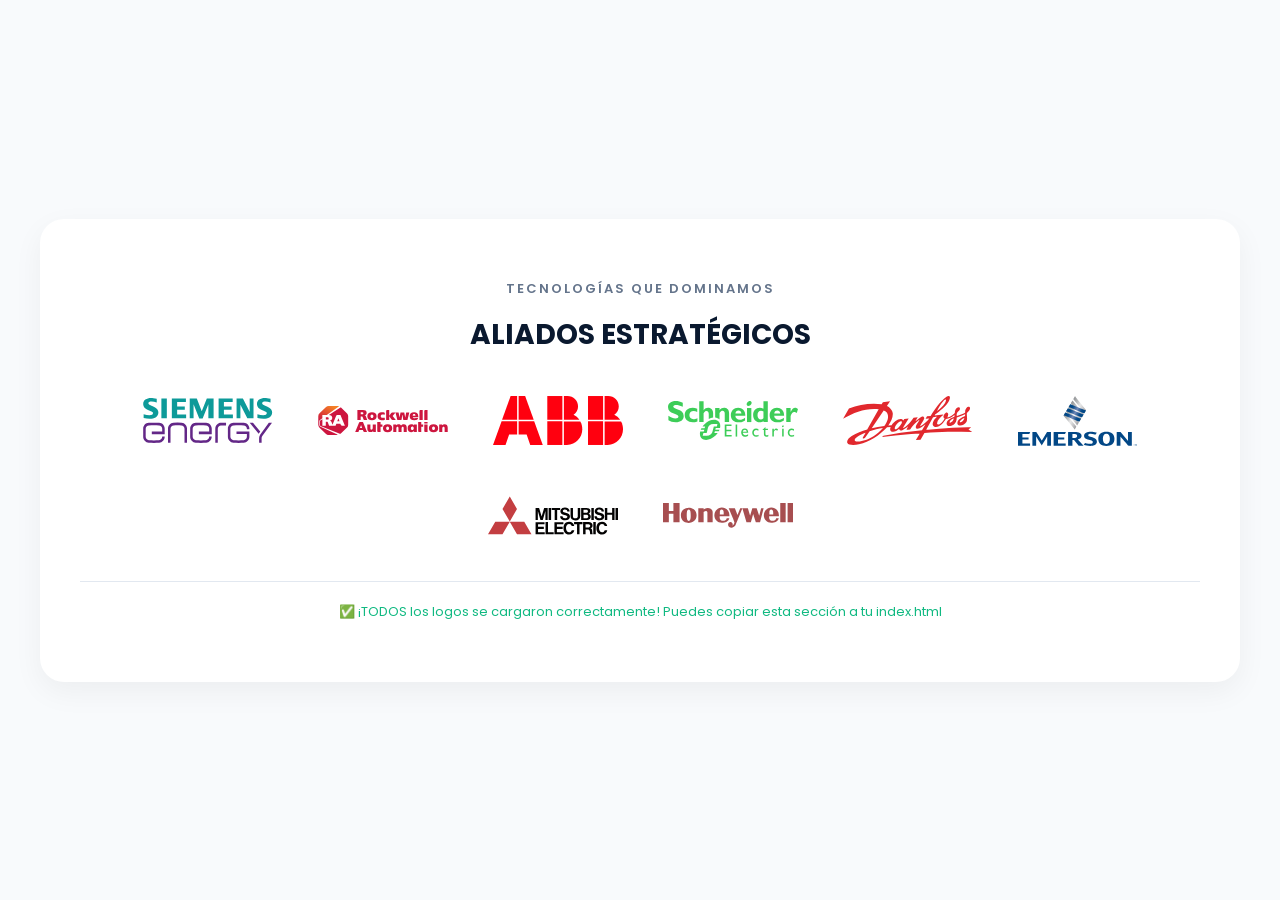
<file: marcas.html>
<!DOCTYPE html>
<html lang="es">
<head>
    <meta charset="UTF-8">
    <meta name="viewport" content="width=device-width, initial-scale=1.0">
    <title>HISOLTEC | Prueba de Logos</title>
    <link href="https://fonts.googleapis.com/css2?family=Poppins:wght@400;600;700&display=swap" rel="stylesheet">
    <style>
        * {
            margin: 0;
            padding: 0;
            box-sizing: border-box;
        }

        body {
            font-family: 'Poppins', sans-serif;
            background: #F8FAFC;
            min-height: 100vh;
            display: flex;
            align-items: center;
            justify-content: center;
            padding: 40px;
        }

        .brands-container {
            background-color: white;
            padding: 60px 40px;
            text-align: center;
            border-radius: 24px;
            box-shadow: 0 10px 30px rgba(0,0,0,0.05);
            max-width: 1200px;
            width: 100%;
        }

        .brands-container p {
            font-size: 13px;
            font-weight: 600;
            color: #64748B;
            text-transform: uppercase;
            letter-spacing: 2px;
            margin-bottom: 15px;
        }

        .brands-container h2 {
            font-size: 28px;
            color: #0A192F;
            margin-bottom: 40px;
        }

        .brands-slider {
            display: flex;
            justify-content: center;
            align-items: center;
            gap: 45px;
            flex-wrap: wrap;
        }

        .brand-logo {
            height: 50px;
            width: auto;
            max-width: 130px;
            object-fit: contain;
            transition: all 0.3s ease;
        }

        .brand-logo:hover {
            transform: scale(1.1);
        }

        .note {
            margin-top: 40px;
            padding-top: 20px;
            border-top: 1px solid #E2E8F0;
            font-size: 13px;
            color: #64748B;
        }

        .note.success {
            color: #10B981;
        }

        .note.error {
            color: #EF4444;
        }

         /* ===== MENÚ MÓVIL ===== */
        .mobile-menu-panel {
            position: fixed;
            top: 0;
            right: -100%;
            width: 300px;
            height: 100vh;
            background: rgba(15,18,22,0.7);
            backdrop-filter: blur(2px);
            z-index: 3000;
            transition: right 0.4s cubic-bezier(0.1, 1, 0.1, 1);
            padding: 30px 20px;
            box-shadow: -5px 0 25px rgba(0,0,0,0.4);
            display: flex;
            flex-direction: column;
        }

        .mobile-menu-panel.open {
            right: 0;
        }

        .mobile-header {
            display: flex;
            justify-content: space-between;
            align-items: center;
            margin-bottom: 30px;
            padding-bottom: 15px;
            border-bottom: 1px solid rgba(255,255,255,0.1);
        }

        .mobile-header h3 {
            color: var(--white);
            font-size: 20px;
            font-weight: 700;
        }

        .close-panel {
            color: var(--white);
            font-size: 24px;
            cursor: pointer;
        }

        .mobile-links {
            display: flex;
            flex-direction: column;
            gap: 5px;
        }

        .mobile-link-item {
            display: flex;
            justify-content: space-between;
            align-items: center;
            color: var(--white);
            text-decoration: none;
            font-size: 16px;
            font-weight: 600;
            padding: 12px 0;
            cursor: pointer;
            border-bottom: 1px solid rgba(255,255,255,0.1);
        }

        .mobile-simple-link {
            color: var(--white);
            text-decoration: none;
            font-size: 16px;
            font-weight: 600;
            padding: 12px 0;
            display: block;
            border-bottom: 1px solid rgba(255,255,255,0.1);
        }

        .mobile-submenu {
            display: none;
            flex-direction: column;
            padding-left: 20px;
            margin-bottom: 10px;
            border-left: 2px solid var(--electric-blue);
        }

        .mobile-submenu.open {
            display: flex;
        }

        .mobile-submenu a {
            color: #CBD5E1;
            text-decoration: none;
            font-size: 13px;
            padding: 8px 0;
        }

        .toggle-icon {
            font-size: 12px;
            transition: transform 0.2s;
        }

        .mobile-link-item.open .toggle-icon {
            transform: rotate(180deg);
        }

        .mobile-menu-panel .btn-cotizar {
            margin-top: 30px;
            text-align: center;
        }

        .overlay-bg {
            position: fixed;
            top: 0;
            left: 0;
            width: 100vw;
            height: 100vh;
            background: rgba(0,0,0,0.5);
            z-index: 2500;
            display: none;
        }
    </style>
</head>
<body>
    <div class="brands-container">
        <p>Tecnologías que dominamos</p>
        <h2>ALIADOS ESTRATÉGICOS</h2>
        
        <div class="brands-slider" id="brandsSlider">
            <img src="siemens-energy.svg" alt="Siemens" class="brand-logo" id="logo-siemens">
            <img src="rockwell-automation.svg" alt="Rockwell" class="brand-logo" id="logo-rockwell">
            <img src="abb-logo.svg" alt="ABB" class="brand-logo" id="logo-abb">
            <img src="fl-schneider-electric.svg" alt="Schneider" class="brand-logo" id="logo-schneider">
            <img src="danfoss.svg" alt="Danfoss" class="brand-logo" id="logo-danfoss">
            <img src="emerson-electric.svg" alt="Emerson" class="brand-logo" id="logo-emerson">
            <img src="mitsubishi-electric.svg" alt="Mitsubishi Electric" class="brand-logo" id="logo-mitsubishi">
            <img src="honeywell.svg" alt="Honeywell" class="brand-logo" id="logo-honeywell">
        </div>

        <div class="note" id="statusMessage">
            🔍 Verificando logos...
        </div>
    </div>

    <script>
        // Lista de logos a verificar
        const logos = [
            { id: 'logo-siemens', name: 'Siemens' },
            { id: 'logo-rockwell', name: 'Rockwell' },
            { id: 'logo-abb', name: 'ABB' },
            { id: 'logo-schneider', name: 'Schneider' },
            { id: 'logo-danfoss', name: 'Danfoss' },
            { id: 'logo-emerson', name: 'Emerson' },
            { id: 'logo-mitsubishi', name: 'Mitsubishi Electric' },
            { id: 'logo-honeywell', name: 'Honeywell' }
        ];

        let loadedCount = 0;
        let failedCount = 0;
        const failedLogos = [];

        logos.forEach(logo => {
            const img = document.getElementById(logo.id);
            
            img.addEventListener('load', function() {
                loadedCount++;
                checkComplete();
            });
            
            img.addEventListener('error', function() {
                failedCount++;
                failedLogos.push(logo.name);
                img.style.display = 'none';
                
                // Mostrar fallback de texto
                const fallback = document.createElement('span');
                fallback.textContent = logo.name;
                fallback.style.cssText = 'background: #F1F5F9; padding: 8px 20px; border-radius: 40px; font-weight: 600; font-size: 14px; color: #1E293B;';
                img.parentNode.insertBefore(fallback, img.nextSibling);
                
                checkComplete();
            });
        });

        function checkComplete() {
            const total = logos.length;
            const statusDiv = document.getElementById('statusMessage');
            
            if (failedCount === 0 && loadedCount === total) {
                statusDiv.innerHTML = '✅ ¡TODOS los logos se cargaron correctamente! Puedes copiar esta sección a tu index.html';
                statusDiv.className = 'note success';
            } else if (failedCount > 0) {
                statusDiv.innerHTML = `⚠️ ${failedCount} logo(s) no se cargaron: ${failedLogos.join(', ')}.<br>Verifica que los archivos .svg estén en la misma carpeta que este archivo.`;
                statusDiv.className = 'note error';
            } else {
                statusDiv.innerHTML = `📦 Cargando... (${loadedCount}/${total} logos cargados)`;
            }
        }
    </script>
</body>
</html>
</file>
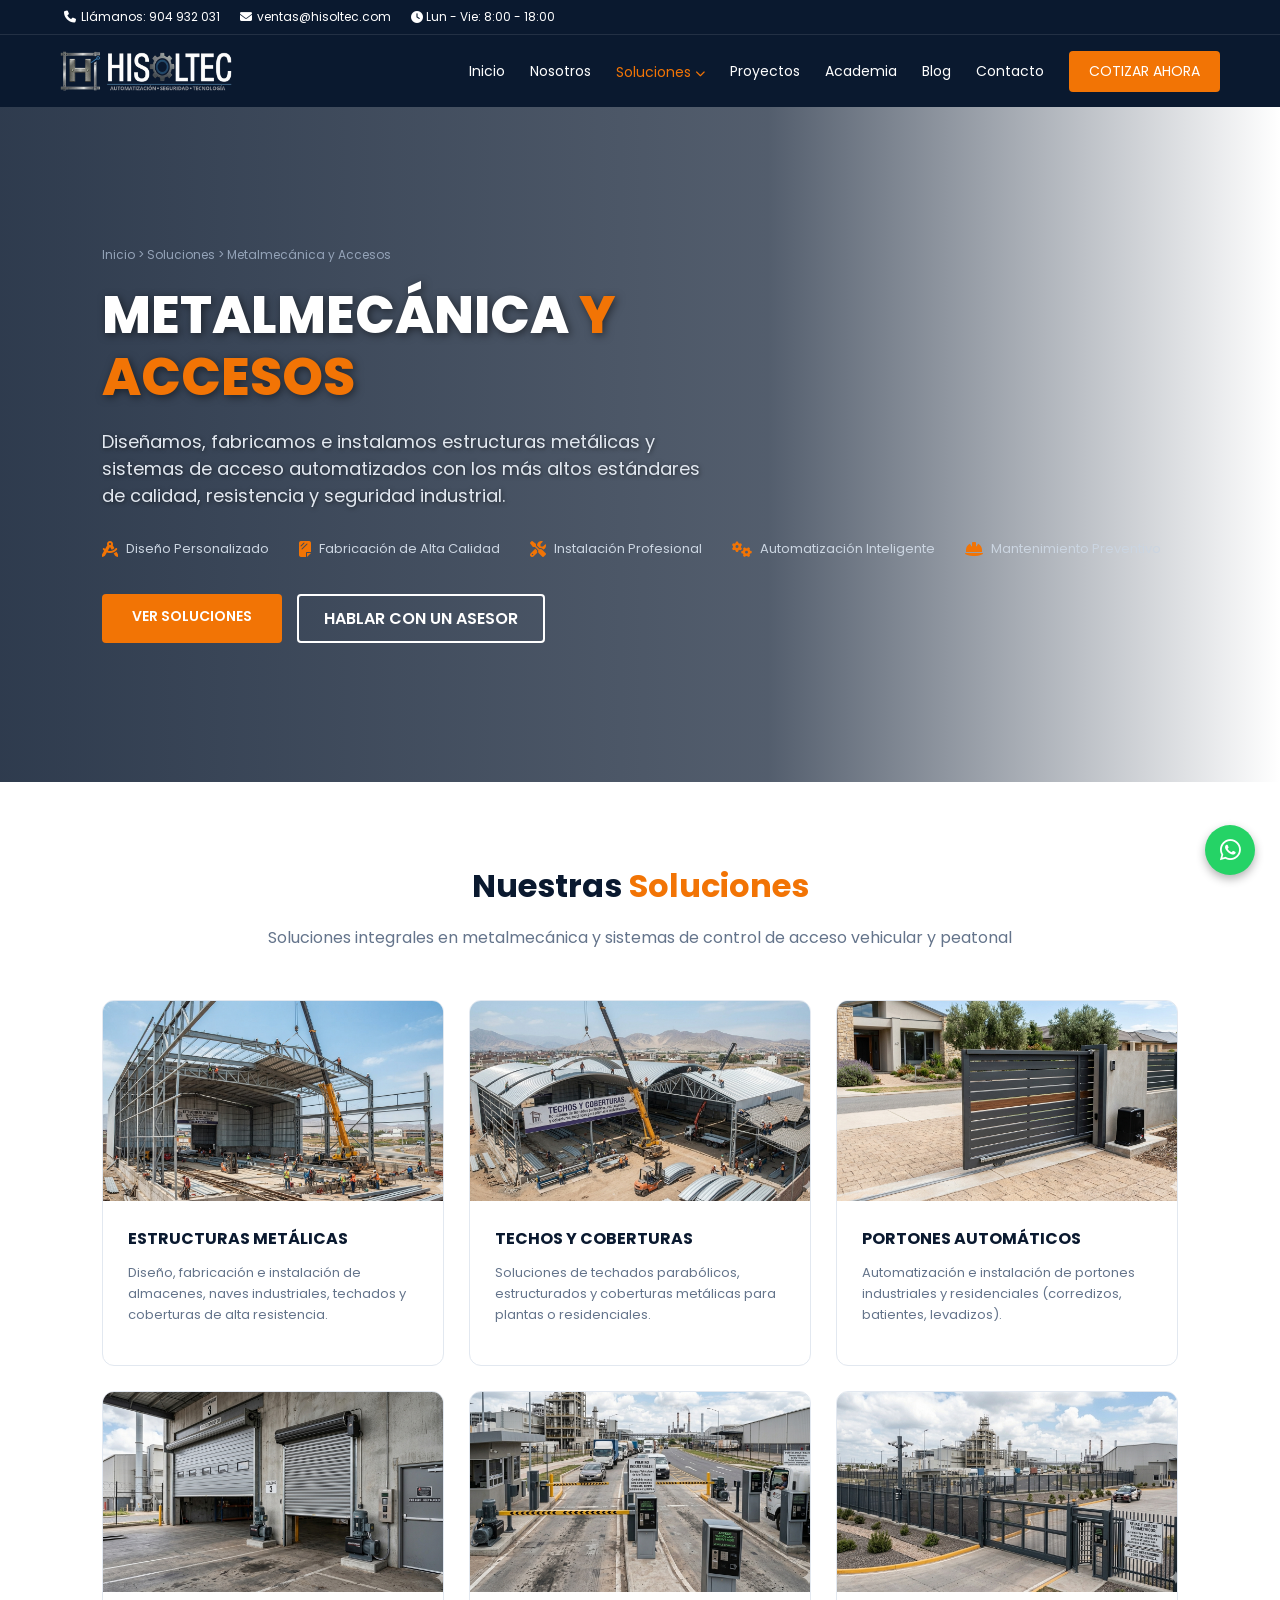
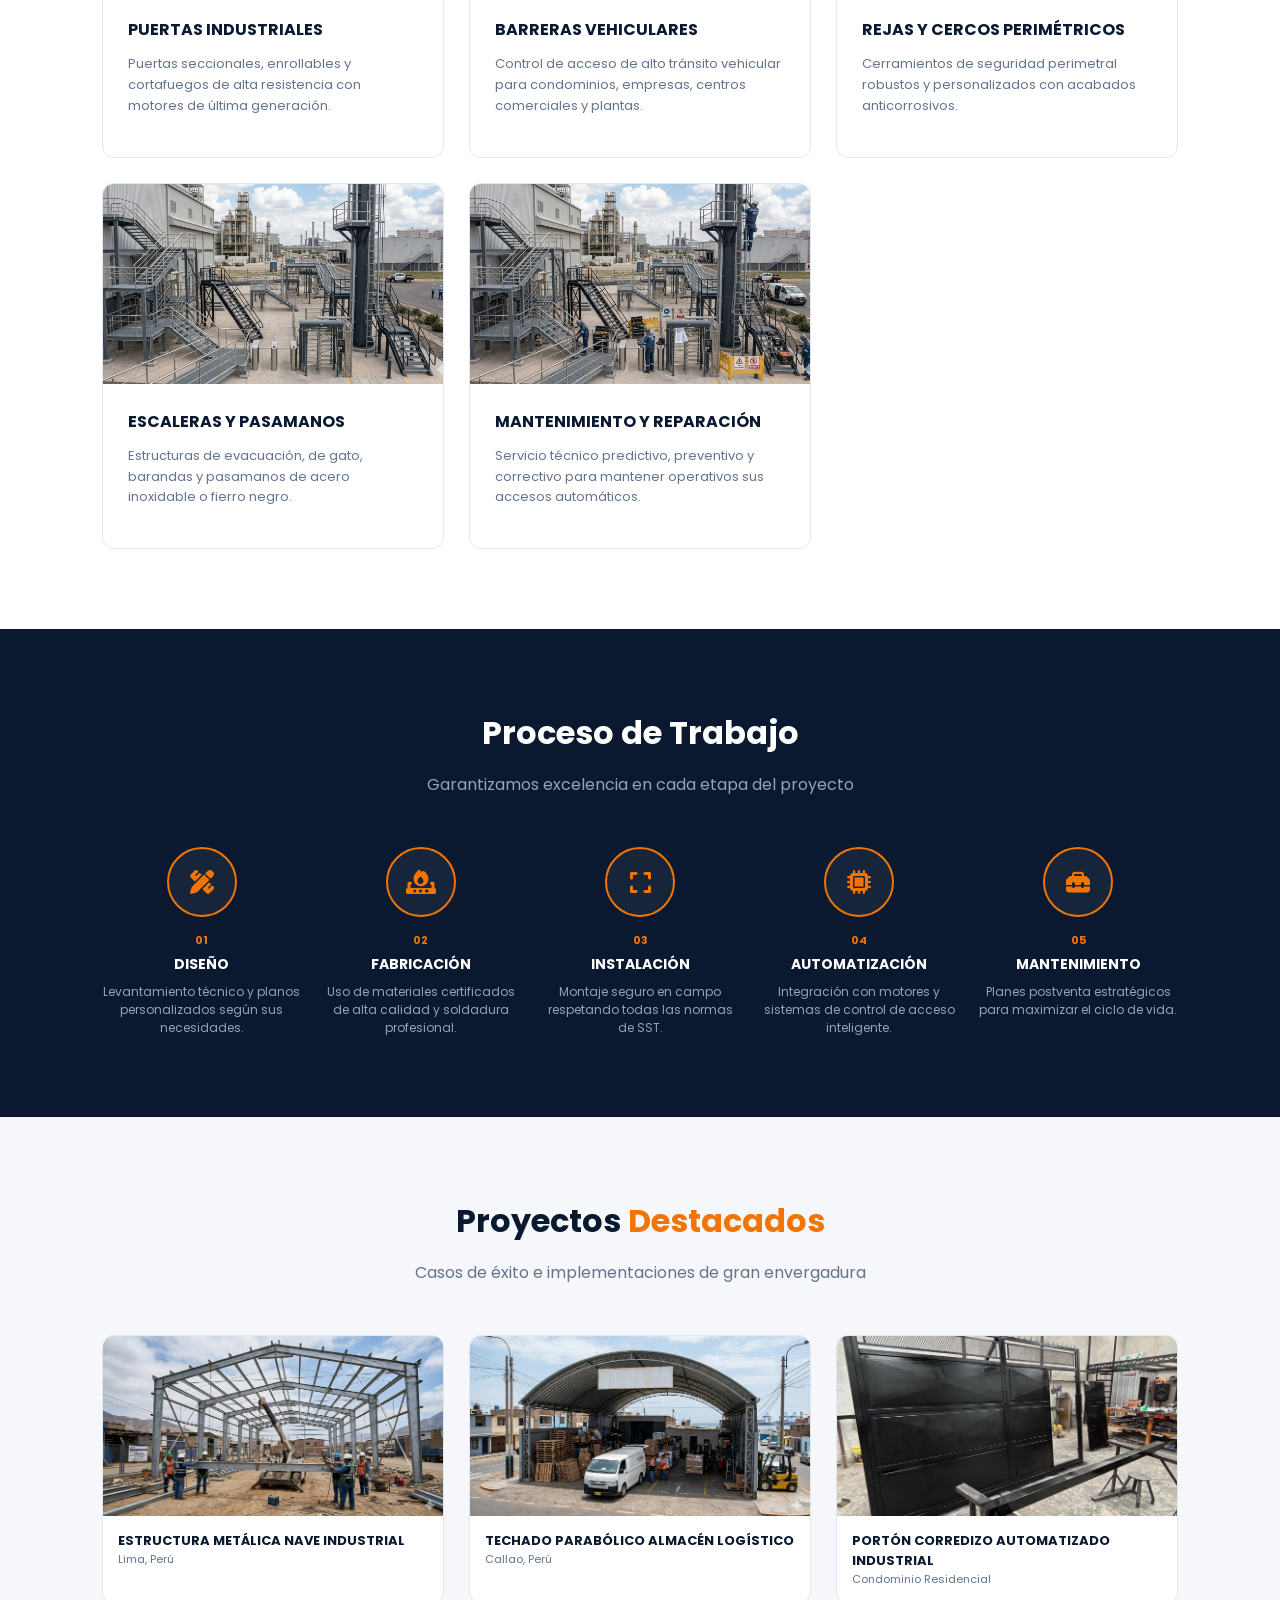
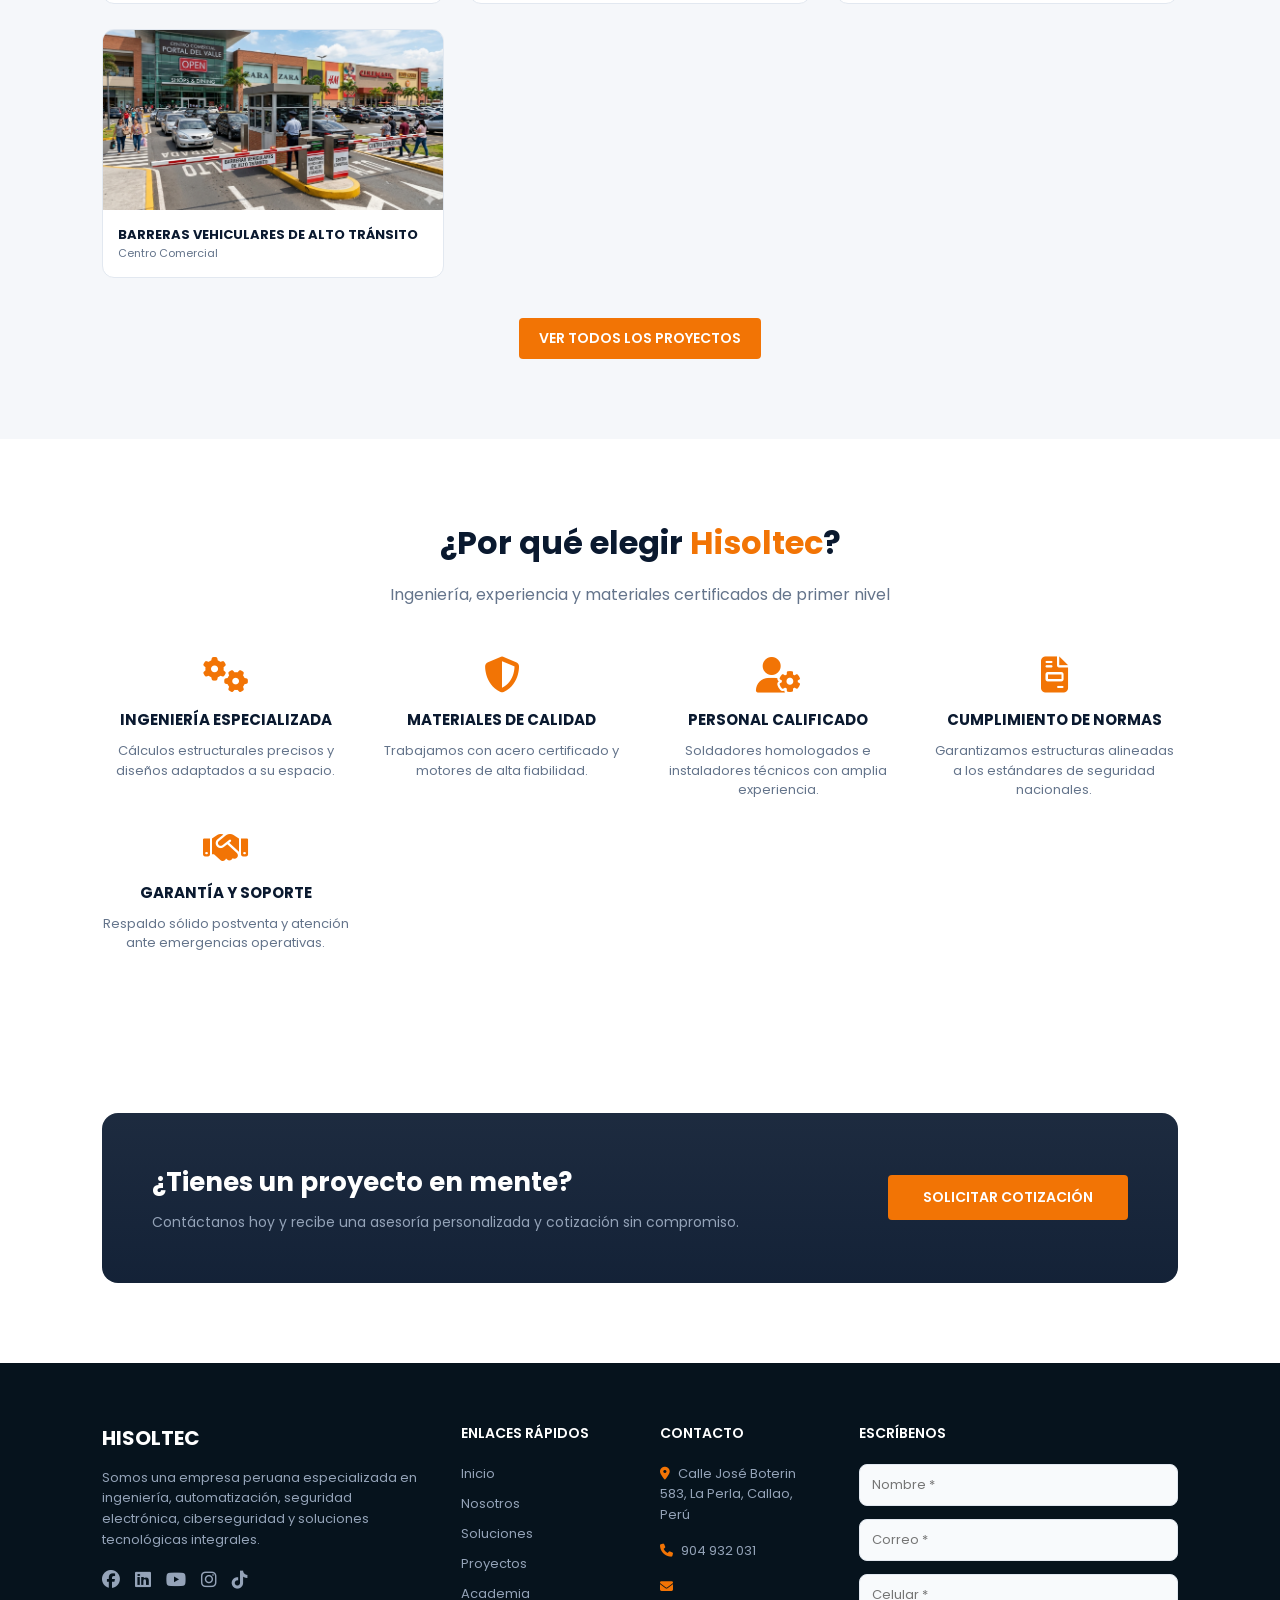
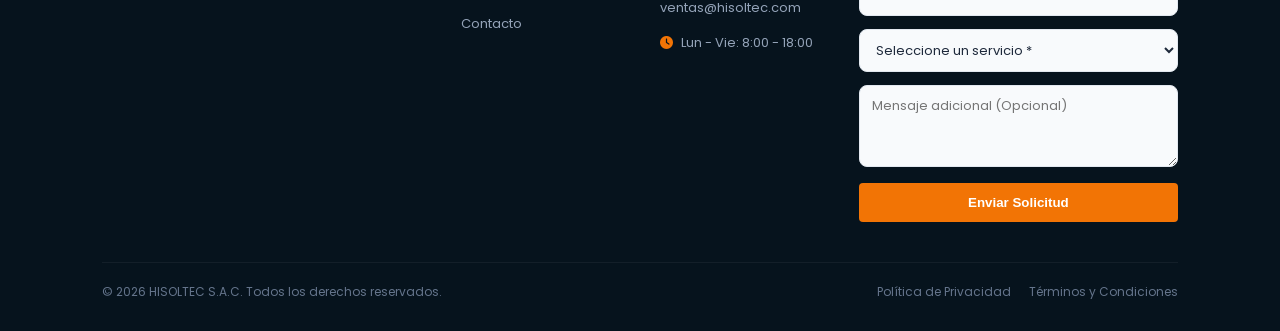
<file: metalmecanica.html>
<!DOCTYPE html>
<html lang="es">
<head>
    <meta charset="UTF-8">
    <title>HISOLTEC | Metalmecánica y Accesos - Estructuras y Automatización</title>
    <meta name="viewport" content="width=device-width, initial-scale=1.0">
    <meta name="description" content="Soluciones en metalmecánica: estructuras metálicas, techos, portones automáticos, barreras vehiculares y más. Hisoltec, ingeniería de calidad.">
    
    <link rel="icon" type="image/png" sizes="32x32" href="favicon_sin_fondo_hst.PNG">
    <link rel="preconnect" href="https://fonts.googleapis.com">
    <link rel="preconnect" href="https://fonts.gstatic.com" crossorigin>
    <link href="https://fonts.googleapis.com/css2?family=Poppins:wght@400;500;600;700;800&display=swap" rel="stylesheet">
    <link rel="stylesheet" href="https://cdnjs.cloudflare.com/ajax/libs/font-awesome/6.4.0/css/all.min.css">
    
    <style>
        /* ===== VARIABLES (HEREDADAS DEL INDEX) ===== */
        :root {
            --primary-dark: #0A192F;
            --electric-blue: #2563EB;
            --industrial-orange: #F27405;
            --accent-green: #00C853;
            --bg-light: #F5F7FA;
            --white: #FFFFFF;
            --text-muted: #64748B;
            --border-color: #E2E8F0;
        }

        * {
            box-sizing: border-box;
            margin: 0;
            padding: 0;
        }

        html {
            scroll-behavior: smooth;
        }

        body {
            font-family: 'Poppins', sans-serif;
            background-color: var(--white);
            color: var(--primary-dark);
            overflow-x: hidden;
        }

        /* TOP BAR INFO */
        .top-bar {
            background-color: var(--primary-dark);
            color: var(--white);
            font-size: 12px;
            padding: 8px 5%;
            display: flex;
            justify-content: space-between;
            align-items: center;
            border-bottom: 1px solid rgba(255,255,255,0.1);
        }

        .top-bar-info {
            display: flex;
            gap: 20px;
        }

        .top-bar-info a {
            color: var(--white);
            text-decoration: none;
            display: flex;
            align-items: center;
            gap: 5px;
        }

        /* HEADER NAV */
        nav {
            background-color: var(--primary-dark);
            padding: 0px clamp(16px, 5%, 60px);
            height: 72px;
            position: sticky;
            top: 0;
            z-index: 1000;
            display: flex;
            justify-content: space-between;
            align-items: center;
        }

        .logo img {
            height: 40px;
            display: block;
        }

        .menu-desktop {
            display: flex;
            align-items: center;
            gap: 25px;
        }

        .menu-desktop a {
            color: var(--white);
            text-decoration: none;
            font-size: 14px;
            font-weight: 400;
            transition: color 0.3s;
        }

        .menu-desktop a:hover, .menu-desktop a.active {
            color: var(--industrial-orange);
        }

        .dropdown {
            position: relative;
        }
        .dropdown-menu {
            position: absolute;
            top: 100%;
            left: 0;
            background: var(--primary-dark);
            border: 1px solid rgba(255,255,255,0.1);
            display: none;
            flex-direction: column;
            width: 240px;
            padding: 10px 0;
            box-shadow: 0 10px 15px rgba(0,0,0,0.3);
            z-index: 1001;
        }
        .dropdown:hover .dropdown-menu {
            display: flex;
        }
        .dropdown-menu a {
            padding: 10px 20px;
            font-size: 13px;
        }

        .btn-cotizar {
            background-color: var(--industrial-orange);
            color: var(--white);
            padding: 10px 20px;
            border-radius: 4px;
            text-decoration: none;
            font-weight: 600;
            font-size: 14px;
            transition: background 0.3s;
        }

        .btn-cotizar:hover {
            background-color: #d66200;
        }

        .hamburger {
            display: none;
            color: var(--white);
            font-size: 24px;
            cursor: pointer;
        }

        /* ===== HERO METALMECÁNICA ===== */
        .hero-metal {
            background: linear-gradient(90deg, rgba(10,25,47,0.85) 0%, rgba(10,25,47,0.7) 60%, rgba(10,25,47,0) 100%), url('https://images.unsplash.com/photo-1504917595217-d4dc5ebe6122?q=80&w=2000&auto=format') center/cover no-repeat;
            min-height: 75vh;
            display: flex;
            flex-direction: column;
            justify-content: center;
            padding: 0 8%;
            color: var(--white);
        }

        .breadcrumbs {
            font-size: 12px;
            color: #94A3B8;
            margin-bottom: 20px;
        }

        .breadcrumbs a {
            color: #94A3B8;
            text-decoration: none;
        }

        .hero-metal h1 {
            font-size: 52px;
            font-weight: 800;
            max-width: 700px;
            line-height: 1.2;
            margin-bottom: 20px;
            text-shadow: 2px 2px 8px rgba(0,0,0,0.5);
        }

        .hero-metal h1 span {
            color: var(--industrial-orange);
        }

        .hero-metal p {
            font-size: 18px;
            color: #E2E8F0;
            max-width: 600px;
            margin-bottom: 30px;
            text-shadow: 1px 1px 4px rgba(0,0,0,0.5);
        }

        .hero-features {
            display: flex;
            gap: 30px;
            margin-bottom: 35px;
            flex-wrap: wrap;
        }

        .h-feat-item {
            display: flex;
            align-items: center;
            gap: 8px;
            font-size: 13px;
            color: #CBD5E1;
        }

        .h-feat-item i {
            color: var(--industrial-orange);
            font-size: 16px;
        }

        .hero-btns {
            display: flex;
            gap: 15px;
            flex-wrap: wrap;
        }

        .btn-outline {
            border: 2px solid var(--white);
            color: var(--white);
            padding: 10px 25px;
            border-radius: 4px;
            text-decoration: none;
            font-weight: 600;
            transition: all 0.3s;
        }

        .btn-outline:hover {
            background: var(--white);
            color: var(--primary-dark);
        }

        /* ===== SECCIONES COMUNES ===== */
        section {
            padding: 80px 8%;
        }

        .section-title {
            text-align: center;
            font-size: 32px;
            font-weight: 700;
            margin-bottom: 15px;
        }

        .section-subtitle {
            text-align: center;
            color: var(--text-muted);
            margin-bottom: 50px;
            font-size: 16px;
        }

        /* ===== SOLUCIONES GRID ===== */
        .solutions-grid {
            display: grid;
            grid-template-columns: repeat(auto-fit, minmax(280px, 1fr));
            gap: 25px;
        }

        .solution-card {
            background: var(--white);
            border: 1px solid var(--border-color);
            border-radius: 12px;
            overflow: hidden;
            transition: transform 0.3s, box-shadow 0.3s;
        }

        .solution-card:hover {
            transform: translateY(-8px);
            box-shadow: 0 15px 30px rgba(0,0,0,0.1);
            border-color: var(--industrial-orange);
        }

        .sol-img {
            height: 200px;
            background-size: cover;
            background-position: center;
        }

        .sol-body {
            padding: 25px;
        }

        .sol-body h3 {
            font-size: 16px;
            text-transform: uppercase;
            margin-bottom: 12px;
            font-weight: 700;
        }

        .sol-body p {
            font-size: 13px;
            color: var(--text-muted);
            line-height: 1.6;
            margin-bottom: 15px;
        }

        .sol-link {
            color: var(--industrial-orange);
            text-decoration: none;
            font-size: 12px;
            font-weight: 600;
            text-transform: uppercase;
            transition: 0.2s;
        }

        .sol-link:hover {
            letter-spacing: 0.5px;
        }

        /* ===== PROCESO DE TRABAJO ===== */
        .process-bg {
            background-color: var(--primary-dark);
            color: white;
        }

        .process-timeline {
            display: flex;
            justify-content: space-between;
            gap: 20px;
            margin-top: 50px;
            flex-wrap: wrap;
        }

        .process-step {
            flex: 1;
            min-width: 160px;
            text-align: center;
        }

        .process-icon {
            width: 70px;
            height: 70px;
            background: rgba(255,255,255,0.05);
            border: 2px solid var(--industrial-orange);
            border-radius: 50%;
            display: flex;
            align-items: center;
            justify-content: center;
            margin: 0 auto 15px;
            font-size: 24px;
            color: var(--industrial-orange);
            transition: 0.3s;
        }

        .process-step:hover .process-icon {
            background: var(--industrial-orange);
            color: white;
            transform: scale(1.05);
        }

        .process-step span {
            font-size: 11px;
            color: var(--industrial-orange);
            font-weight: 700;
            display: block;
            margin-bottom: 5px;
        }

        .process-step h4 {
            font-size: 14px;
            text-transform: uppercase;
            margin-bottom: 8px;
            font-weight: 700;
        }

        .process-step p {
            font-size: 12px;
            color: #94A3B8;
            line-height: 1.5;
        }

        /* ===== PROYECTOS ===== */
        .proyectos-grid {
            display: grid;
            grid-template-columns: repeat(auto-fit, minmax(260px, 1fr));
            gap: 25px;
            margin-bottom: 40px;
        }

        .proyecto-card {
            background: var(--white);
            border: 1px solid var(--border-color);
            border-radius: 12px;
            overflow: hidden;
            transition: transform 0.3s;
        }

        .proyecto-card:hover {
            transform: translateY(-5px);
            box-shadow: 0 10px 20px rgba(0,0,0,0.08);
        }

        .proyecto-img {
            height: 180px;
            background-size: cover;
            background-position: center;
        }

        .proyecto-info {
            padding: 15px;
        }

        .proyecto-info h4 {
            font-size: 13px;
            font-weight: 700;
            text-transform: uppercase;
        }

        .proyecto-info p {
            font-size: 11px;
            color: var(--text-muted);
        }

        .center-btn {
            display: flex;
            justify-content: center;
        }

        /* ===== WHY US ===== */
        .why-grid {
            display: grid;
            grid-template-columns: repeat(auto-fit, minmax(220px, 1fr));
            gap: 30px;
            text-align: center;
        }

        .why-card i {
            font-size: 36px;
            color: var(--industrial-orange);
            margin-bottom: 15px;
        }

        .why-card h4 {
            font-size: 15px;
            text-transform: uppercase;
            margin-bottom: 10px;
            font-weight: 700;
        }

        .why-card p {
            font-size: 13px;
            color: var(--text-muted);
            line-height: 1.5;
        }

        /* ===== CTA BOX ===== */
        .cta-box {
            background: linear-gradient(rgba(10,25,47,0.92), rgba(10,25,47,0.96)), url('https://images.unsplash.com/photo-1504307651254-35680f356dfd?q=80&w=2000&auto=format') center/cover;
            border-radius: 16px;
            padding: 50px;
            color: var(--white);
            display: flex;
            justify-content: space-between;
            align-items: center;
            gap: 40px;
            flex-wrap: wrap;
        }

        .cta-content h2 {
            font-size: 26px;
            font-weight: 700;
            margin-bottom: 10px;
        }

        .cta-content p {
            font-size: 14px;
            color: #94A3B8;
        }

        /* ===== FOOTER (HEREDADO DEL INDEX) ===== */
        .main-footer {
            background-color: #06131D;
            color: var(--white);
            padding: 60px 8% 30px 8%;
            font-size: 13px;
        }

        .footer-grid {
            display: grid;
            grid-template-columns: 2fr 1fr 1fr 2fr;
            gap: 40px;
            border-bottom: 1px solid rgba(255,255,255,0.05);
            padding-bottom: 40px;
        }

        .footer-col h4 {
            font-size: 14px;
            font-weight: 600;
            margin-bottom: 20px;
            text-transform: uppercase;
            color: var(--white);
        }

        .footer-col p {
            color: #94A3B8;
            line-height: 1.6;
            margin-bottom: 15px;
        }

        .footer-col ul {
            list-style: none;
        }

        .footer-col ul li {
            margin-bottom: 10px;
        }

        .footer-col ul li a {
            color: #94A3B8;
            text-decoration: none;
            transition: color 0.2s;
        }

        .footer-col ul li a:hover {
            color: var(--industrial-orange);
        }

        .social-icons {
            display: flex;
            gap: 15px;
            margin-top: 15px;
        }

        .social-icons a {
            color: #94A3B8;
            font-size: 18px;
            transition: color 0.2s;
        }

        .social-icons a:hover {
            color: var(--industrial-orange);
        }

        .footer-form input, .footer-form select, .footer-form textarea {
            width: 100%;
            background: #f8fafc;
            border: 1px solid #e2e8f0;
            padding: 10px 12px;
            border-radius: 8px;
            color: #1e293b;
            margin-bottom: 10px;
            font-family: inherit;
            font-size: 13px;
        }

        .footer-form select option {
            background: #f8fafc;
            color: #1e293b;
        }

        .footer-form button {
            background: var(--industrial-orange);
            color: var(--white);
            border: none;
            width: 100%;
            padding: 12px;
            border-radius: 4px;
            font-weight: 600;
            cursor: pointer;
            transition: background 0.3s;
        }

        .footer-form button:hover {
            background: #d66200;
        }

        .error-msg {
            color: #EF4444;
            font-size: 11px;
            margin-top: -5px;
            margin-bottom: 8px;
        }

        .footer-bottom {
            display: flex;
            justify-content: space-between;
            padding-top: 20px;
            color: #64748B;
            font-size: 12px;
        }

        .footer-bottom a {
            color: #64748B;
            text-decoration: none;
            margin-left: 15px;
            cursor: pointer;
        }

        /* ===== WHATSAPP ===== */
        .whatsapp-float {
            position: fixed;
            bottom: 25px;
            right: 25px;
            background-color: #25D366;
            color: white;
            width: 50px;
            height: 50px;
            border-radius: 50%;
            display: flex;
            align-items: center;
            justify-content: center;
            font-size: 24px;
            box-shadow: 0 4px 10px rgba(0,0,0,0.3);
            z-index: 2000;
            text-decoration: none;
        }

        /* ===== MENÚ MÓVIL ===== */
        /* MENÚ MÓVIL LATERAL - CORREGIDO: Academia sin submenú, Soluciones CON submenú, y agregado HISOLTEC */
        .mobile-menu-panel {
            position: fixed;
            top: 0;
            right: -100%;
            width: 240px;
            height: 100vh;
            background: rgba(15,18,22,0.7);
            backdrop-filter: blur(2px);
            /*-webkit-backdrop-filter: blur(4px);*/
            z-index: 3000;
            transition: right 0.4s cubic-bezier(0.1, 1, 0.1, 1);
            padding: 30px 20px;
            box-shadow: -5px 0 25px rgba(0,0,0,0.4);
            display: flex;
            flex-direction: column;
        }

        .mobile-menu-panel.open {
            right: 0;
        }

        .mobile-header {
            display: flex;
            justify-content: space-between;
            align-items: center;
            margin-bottom: 30px;
            padding-bottom: 15px;
            border-bottom: 1px solid rgba(255,255,255,0.1);
        }

        .mobile-header h3 {
            color: var(--white);
            font-size: 20px;
            font-weight: 700;
        }

        .close-panel {
            color: var(--white);
            font-size: 24px;
            cursor: pointer;
        }

        .mobile-links {
            display: flex;
            flex-direction: column;
            gap: 5px;
        }

        .mobile-link-item {
            display: flex;
            justify-content: space-between;
            align-items: center;
            color: var(--white);
            text-decoration: none;
            font-size: 16px;
            font-weight: 600;
            padding: 12px 0;
            cursor: pointer;
            border-bottom: 1px solid rgba(255,255,255,0.1);
        }

        .mobile-simple-link {
            color: var(--white);
            text-decoration: none;
            font-size: 16px;
            font-weight: 600;
            padding: 12px 0;
            display: block;
            border-bottom: 1px solid rgba(255,255,255,0.1);
        }

        .mobile-submenu {
            display: none;
            flex-direction: column;
            padding-left: 20px;
            margin-bottom: 10px;
            border-left: 2px solid var(--electric-blue);
        }

        .mobile-submenu.open {
            display: flex;
        }

        .mobile-submenu a {
            color: #CBD5E1;
            text-decoration: none;
            font-size: 13px;
            padding: 8px 0;
        }

        .toggle-icon {
            font-size: 12px;
            transition: transform 0.2s;
        }

        .mobile-link-item.open .toggle-icon {
            transform: rotate(180deg);
        }

        .mobile-menu-panel .btn-cotizar {
            margin-top: 30px;
            text-align: center;
        }

        .overlay-bg {
            position: fixed;
            top: 0;
            left: 0;
            width: 100vw;
            height: 100vh;
            background: rgba(0,0,0,0.5);
            z-index: 2500;
            display: none;
        }


        /* ===== TOAST ===== */
        .toast-notification {
            position: fixed;
            top: 30px;
            left: 50%;
            transform: translateX(-50%);
            background: var(--accent-green);
            color: white;
            padding: 12px 25px;
            border-radius: 4px;
            font-weight: 600;
            z-index: 4000;
            opacity: 0;
            visibility: hidden;
            transition: 0.3s;
            font-size: 14px;
        }
        .toast-notification.show {
            opacity: 1;
            visibility: visible;
        }

        /* ===== MODAL ===== */
        .modal {
            display: none;
            position: fixed;
            top: 0;
            left: 0;
            width: 100%;
            height: 100%;
            background: rgba(0, 0, 0, 0.85);
            backdrop-filter: blur(5px);
            z-index: 5000;
            justify-content: center;
            align-items: center;
        }

        .modal-content {
            background: white;
            width: 90%;
            max-width: 700px;
            max-height: 85vh;
            border-radius: 20px;
            overflow: hidden;
            animation: modalFadeIn 0.3s ease;
        }

        @keyframes modalFadeIn {
            from { opacity: 0; transform: translateY(-30px); }
            to { opacity: 1; transform: translateY(0); }
        }

        .modal-header {
            background: var(--primary-dark);
            color: white;
            padding: 20px 25px;
            display: flex;
            justify-content: space-between;
            align-items: center;
        }

        .modal-header h3 {
            margin: 0;
            font-size: 20px;
        }

        .modal-close {
            background: none;
            border: none;
            color: white;
            font-size: 28px;
            cursor: pointer;
        }

        .modal-body {
            padding: 25px;
            overflow-y: auto;
            max-height: calc(85vh - 70px);
        }

        .modal-body h4 {
            color: #0A192F;
            margin: 20px 0 10px 0;
            font-size: 16px;
        }

        .modal-body p {
            color: #64748B;
            line-height: 1.6;
            font-size: 14px;
            margin-bottom: 12px;
        }

        /* ===== RESPONSIVE ===== */
        @media (max-width: 1024px) {
            .footer-grid {
                grid-template-columns: 1fr 1fr;
            }
            .cta-box {
                flex-direction: column;
                text-align: center;
                padding: 40px;
            }
        }

        @media (max-width: 1050px) {
            nav{
                height: 56px;
            }
            .menu-desktop, .top-bar {
                display: none;
            }
            .hamburger {
                display: block;
            }
            .hero-metal h1 {
                font-size: 32px;
            }
            .process-timeline {
                flex-direction: column;
                gap: 30px;
            }
            .footer-grid {
                grid-template-columns: 1fr;
            }
            .footer-bottom {
                flex-direction: column;
                gap: 10px;
                text-align: center;
            }
            section {
                padding: 60px 5%;
            }
        }
    </style>
</head>
<body>

    <div class="overlay-bg" id="overlayBg" onclick="closeMobileMenu()"></div>
    <div class="toast-notification" id="toastSuccess"><i class="fas fa-check-circle"></i> ¡Su solicitud fue enviada con éxito!</div>

    <!-- TOP BAR -->
    <div class="top-bar">
        <div class="top-bar-info">
            <a href="tel:904932031"><i class="fas fa-phone"></i> Llámanos: 904 932 031</a>
            <a href="mailto:ventas@hisoltec.com"><i class="fas fa-envelope"></i> ventas@hisoltec.com</a>
            <span><i class="fas fa-clock"></i> Lun - Vie: 8:00 - 18:00</span>
        </div>
    </div>

    <!-- NAVBAR -->
    <nav>
        <div class="logo">
            <img src="Logo_hisoltec_blanco.png" alt="HISOLTEC LOGO">
        </div>
        <div class="menu-desktop">
            <a href="index.html">Inicio</a>
            <a href="index.html#nosotros">Nosotros</a>
            <div class="dropdown">
                <a href="#" class="active">Soluciones <i class="fas fa-chevron-down" style="font-size:10px;"></i></a>
                <div class="dropdown-menu">
                    <a href="automatizacion.html">Automatización Industrial</a>
                    <a href="iot.html">IoT y Soluciones Inteligentes</a>
                    <a href="ciberseguridad.html">Ciberseguridad IT/OT</a>
                    <a href="seguridad-electronica.html">Seguridad Electrónica</a>
                    <a href="metalmecanica.html">Metalmecánica y Accesos</a>
                </div>
            </div>
            <a href="index.html#proyectos">Proyectos</a>
            <a href="cursos.html">Academia</a>
            <a href="index.html#blog">Blog</a>
            <a href="index.html#contacto">Contacto</a>
            <a href="index.html#contacto" class="btn-cotizar">COTIZAR AHORA</a>
        </div>
        <div class="hamburger" onclick="openMobileMenu()">
            <i class="fas fa-bars"></i>
        </div>
    </nav>

    <!-- MENÚ MÓVIL -->
    <div class="mobile-menu-panel" id="mobilePanel">
        <div class="mobile-header">
            <h3>HISOLTEC</h3>
            <div class="close-panel" onclick="closeMobileMenu()">
                <i class="fas fa-times"></i>
            </div>
        </div>
        <div class="mobile-links">
            <a href="index.html" class="mobile-simple-link" onclick="closeMobileMenu()">Inicio</a>
            <a href="index.html#nosotros" class="mobile-simple-link" onclick="closeMobileMenu()">Nosotros</a>
            <div class="mobile-link-item" onclick="toggleSubmenu('submenuSoluciones', this)">
                <span>Soluciones</span>
                <i class="fas fa-chevron-down toggle-icon"></i>
            </div>
            <div class="mobile-submenu" id="submenuSoluciones">
                <a href="automatizacion.html" onclick="closeMobileMenu()">Automatización Industrial</a>
                <a href="iot.html" onclick="closeMobileMenu()">IoT y Soluciones Inteligentes</a>
                <a href="ciberseguridad.html" onclick="closeMobileMenu()">Ciberseguridad IT/OT</a>
                <a href="seguridad-electronica.html" onclick="closeMobileMenu()">Seguridad Electrónica</a>
                <a href="metalmecanica.html" onclick="closeMobileMenu()">Metalmecánica y Accesos</a>
            </div>
            <a href="index.html#proyectos" class="mobile-simple-link" onclick="closeMobileMenu()">Proyectos</a>
            <a href="cursos.html" class="mobile-simple-link" onclick="closeMobileMenu()">Academia</a>
            <a href="index.html#blog" class="mobile-simple-link" onclick="closeMobileMenu()">Blog</a>
            <a href="index.html#contacto" class="mobile-simple-link" onclick="closeMobileMenu()">Contacto</a>
        </div>
        <a href="index.html#contacto" class="btn-cotizar" onclick="closeMobileMenu()">COTIZAR AHORA</a>
    </div>

    <!-- HERO METALMECÁNICA -->
    <header class="hero-metal">
        <div class="breadcrumbs"><a href="index.html">Inicio</a> &gt; <a href="index.html#soluciones">Soluciones</a> &gt; <span>Metalmecánica y Accesos</span></div>
        <h1>METALMECÁNICA <span>Y ACCESOS</span></h1>
        <p>Diseñamos, fabricamos e instalamos estructuras metálicas y sistemas de acceso automatizados con los más altos estándares de calidad, resistencia y seguridad industrial.</p>
        
        <div class="hero-features">
            <div class="h-feat-item"><i class="fas fa-compass-drafting"></i> Diseño Personalizado</div>
            <div class="h-feat-item"><i class="fas fa-sheet-plastic"></i> Fabricación de Alta Calidad</div>
            <div class="h-feat-item"><i class="fas fa-screwdriver-wrench"></i> Instalación Profesional</div>
            <div class="h-feat-item"><i class="fas fa-gears"></i> Automatización Inteligente</div>
            <div class="h-feat-item"><i class="fas fa-helmet-safety"></i> Mantenimiento Preventivo</div>
        </div>
        
        <div class="hero-btns">
            <a href="#soluciones" class="btn-cotizar" style="padding: 12px 30px;">VER SOLUCIONES</a>
            <a href="#cotizar-footer" class="btn-outline">HABLAR CON UN ASESOR</a>
        </div>
    </header>

    <!-- SOLUCIONES -->
    <section id="soluciones">
        <h2 class="section-title">Nuestras <span style="color: var(--industrial-orange);">Soluciones</span></h2>
        <p class="section-subtitle">Soluciones integrales en metalmecánica y sistemas de control de acceso vehicular y peatonal</p>
        
        <div class="solutions-grid">
            <div class="solution-card">
                <div class="sol-img" style="background-image: url('estructuras_metalicas.png');"></div>
                <div class="sol-body">
                    <h3>Estructuras Metálicas</h3>
                    <p>Diseño, fabricación e instalación de almacenes, naves industriales, techados y coberturas de alta resistencia.</p>
                    
                </div>
            </div>
            <div class="solution-card">
                <div class="sol-img" style="background-image: url('techoscobertoras.png');"></div>
                <div class="sol-body">
                    <h3>Techos y Coberturas</h3>
                    <p>Soluciones de techados parabólicos, estructurados y coberturas metálicas para plantas o residenciales.</p>
                    
                </div>
            </div>
            <div class="solution-card">
                <div class="sol-img" style="background-image: url('porton_auto.png');"></div>
                <div class="sol-body">
                    <h3>Portones Automáticos</h3>
                    <p>Automatización e instalación de portones industriales y residenciales (corredizos, batientes, levadizos).</p>
                    
                </div>
            </div>
            <div class="solution-card">
                <div class="sol-img" style="background-image: url('puertaindustrial.png');"></div>
                <div class="sol-body">
                    <h3>Puertas Industriales</h3>
                    <p>Puertas seccionales, enrollables y cortafuegos de alta resistencia con motores de última generación.</p>
                    
                </div>
            </div>
            <div class="solution-card">
                <div class="sol-img" style="background-image: url('barreravehicular.png');"></div>
                <div class="sol-body">
                    <h3>Barreras Vehiculares</h3>
                    <p>Control de acceso de alto tránsito vehicular para condominios, empresas, centros comerciales y plantas.</p>
                    
                </div>
            </div>
            <div class="solution-card">
                <div class="sol-img" style="background-image: url('rejasconcercos.png');"></div>
                <div class="sol-body">
                    <h3>Rejas y Cercos Perimétricos</h3>
                    <p>Cerramientos de seguridad perimetral robustos y personalizados con acabados anticorrosivos.</p>
                  
                </div>
            </div>
            <div class="solution-card">
                <div class="sol-img" style="background-image: url('escaleras.png');"></div>
                <div class="sol-body">
                    <h3>Escaleras y Pasamanos</h3>
                    <p>Estructuras de evacuación, de gato, barandas y pasamanos de acero inoxidable o fierro negro.</p>
                    
                </div>
            </div>
            <div class="solution-card">
                <div class="sol-img" style="background-image: url('mantenimiiento.png');"></div>
                <div class="sol-body">
                    <h3>Mantenimiento y Reparación</h3>
                    <p>Servicio técnico predictivo, preventivo y correctivo para mantener operativos sus accesos automáticos.</p>
                    
                </div>
            </div>
        </div>
    </section>

    <!-- PROCESO DE TRABAJO -->
    <section class="process-bg">
        <h2 class="section-title" style="color: white;">Proceso de Trabajo</h2>
        <p class="section-subtitle" style="color: #94A3B8;">Garantizamos excelencia en cada etapa del proyecto</p>
        
        <div class="process-timeline">
            <div class="process-step">
                <div class="process-icon"><i class="fas fa-pencil-ruler"></i></div>
                <span>01</span>
                <h4>Diseño</h4>
                <p>Levantamiento técnico y planos personalizados según sus necesidades.</p>
            </div>
            <div class="process-step">
                <div class="process-icon"><i class="fas fa-fire-burner"></i></div>
                <span>02</span>
                <h4>Fabricación</h4>
                <p>Uso de materiales certificados de alta calidad y soldadura profesional.</p>
            </div>
            <div class="process-step">
                <div class="process-icon"><i class="fas fa-expand"></i></div>
                <span>03</span>
                <h4>Instalación</h4>
                <p>Montaje seguro en campo respetando todas las normas de SST.</p>
            </div>
            <div class="process-step">
                <div class="process-icon"><i class="fas fa-microchip"></i></div>
                <span>04</span>
                <h4>Automatización</h4>
                <p>Integración con motores y sistemas de control de acceso inteligente.</p>
            </div>
            <div class="process-step">
                <div class="process-icon"><i class="fas fa-toolbox"></i></div>
                <span>05</span>
                <h4>Mantenimiento</h4>
                <p>Planes postventa estratégicos para maximizar el ciclo de vida.</p>
            </div>
        </div>
    </section>

    <!-- PROYECTOS DESTACADOS -->
    <section style="background-color: var(--bg-light);">
        <h2 class="section-title">Proyectos <span style="color: var(--industrial-orange);">Destacados</span></h2>
        <p class="section-subtitle">Casos de éxito e implementaciones de gran envergadura</p>
        
        <div class="proyectos-grid">
            <div class="proyecto-card">
                <div class="proyecto-img" style="background-image: url('estructura_nave.png'); background-color: #ccc;"></div>
                <div class="proyecto-info">
                    <h4>Estructura Metálica Nave Industrial</h4>
                    <p>Lima, Perú</p>
                </div>
            </div>
            <div class="proyecto-card">
                <div class="proyecto-img" style="background-image: url('techo_parabolico.png'); background-color: #ccc;"></div>
                <div class="proyecto-info">
                    <h4>Techado Parabólico Almacén Logístico</h4>
                    <p>Callao, Perú</p>
                </div>
            </div>
            <div class="proyecto-card">
                <div class="proyecto-img" style="background-image: url('estructura_puerta.png'); background-color: #ccc;"></div>
                <div class="proyecto-info">
                    <h4>Portón Corredizo Automatizado Industrial</h4>
                    <p>Condominio Residencial</p>
                </div>
            </div>
            <div class="proyecto-card">
                <div class="proyecto-img" style="background-image: url('barrera_vehicular.png'); background-color: #ccc;"></div>
                <div class="proyecto-info">
                    <h4>Barreras Vehiculares de Alto Tránsito</h4>
                    <p>Centro Comercial</p>
                </div>
            </div>
        </div>
        <div class="center-btn">
            <a href="index.html#proyectos" class="btn-cotizar">VER TODOS LOS PROYECTOS</a>
        </div>
    </section>

    <!-- WHY US -->
    <section>
        <h2 class="section-title">¿Por qué elegir <span style="color: var(--industrial-orange);">Hisoltec</span>?</h2>
        <p class="section-subtitle">Ingeniería, experiencia y materiales certificados de primer nivel</p>
        
        <div class="why-grid">
            <div class="why-card">
                <i class="fas fa-gears"></i>
                <h4>Ingeniería Especializada</h4>
                <p>Cálculos estructurales precisos y diseños adaptados a su espacio.</p>
            </div>
            <div class="why-card">
                <i class="fas fa-shield-halved"></i>
                <h4>Materiales de Calidad</h4>
                <p>Trabajamos con acero certificado y motores de alta fiabilidad.</p>
            </div>
            <div class="why-card">
                <i class="fas fa-user-gear"></i>
                <h4>Personal Calificado</h4>
                <p>Soldadores homologados e instaladores técnicos con amplia experiencia.</p>
            </div>
            <div class="why-card">
                <i class="fas fa-file-invoice"></i>
                <h4>Cumplimiento de Normas</h4>
                <p>Garantizamos estructuras alineadas a los estándares de seguridad nacionales.</p>
            </div>
            <div class="why-card">
                <i class="fas fa-handshake"></i>
                <h4>Garantía y Soporte</h4>
                <p>Respaldo sólido postventa y atención ante emergencias operativas.</p>
            </div>
        </div>
    </section>

    <!-- CTA BOX -->
    <section>
        <div class="cta-box">
            <div class="cta-content">
                <h2>¿Tienes un proyecto en mente?</h2>
                <p>Contáctanos hoy y recibe una asesoría personalizada y cotización sin compromiso.</p>
            </div>
            <a href="#cotizar-footer" class="btn-cotizar" style="padding: 12px 35px;">SOLICITAR COTIZACIÓN</a>
        </div>
    </section>

    <!-- FOOTER -->
    <footer class="main-footer" id="cotizar-footer">
        <div class="footer-grid">
            <div class="footer-col">
                <h3 style="font-size: 20px; font-weight: 700; margin-bottom: 15px; color: var(--white);">HISOLTEC</h3>
                <p>Somos una empresa peruana especializada en ingeniería, automatización, seguridad electrónica, ciberseguridad y soluciones tecnológicas integrales.</p>
                <div class="social-icons">
                    <a href="https://www.facebook.com/profile.php?id=61583769705412"><i class="fab fa-facebook"></i></a>
                    <a href="https://www.linkedin.com/company/hisoltec-sac/"><i class="fab fa-linkedin"></i></a>
                    <a href="https://www.youtube.com/@HISOLTECSAC"><i class="fab fa-youtube"></i></a>
                    <a href="https://www.instagram.com/hisoltec_sac/"><i class="fab fa-instagram"></i></a>
                    <a href="https://www.tiktok.com/@hisoltec.sac"><i class="fab fa-tiktok"></i></a>
                </div>
            </div>
            <div class="footer-col">
                <h4>Enlaces Rápidos</h4>
                <ul>
                    <li><a href="index.html">Inicio</a></li>
                    <li><a href="index.html#nosotros">Nosotros</a></li>
                    <li><a href="index.html#soluciones">Soluciones</a></li>
                    <li><a href="index.html#proyectos">Proyectos</a></li>
                    <li><a href="cursos.html">Academia</a></li>
                    <li><a href="index.html#contacto">Contacto</a></li>
                </ul>
            </div>
            <div class="footer-col">
                <h4>Contacto</h4>
                <p><i class="fas fa-map-marker-alt" style="color:var(--industrial-orange); margin-right:5px;"></i> Calle José Boterin 583, La Perla, Callao, Perú</p>
                <p><i class="fas fa-phone" style="color:var(--industrial-orange); margin-right:5px;"></i> 904 932 031</p>
                <p><i class="fas fa-envelope" style="color:var(--industrial-orange); margin-right:5px;"></i> ventas@hisoltec.com</p>
                <p><i class="fas fa-clock" style="color:var(--industrial-orange); margin-right:5px;"></i> Lun - Vie: 8:00 - 18:00</p>
            </div>
            <div class="footer-col">
                <h4>Escríbenos</h4>
                <form id="contactForm" class="footer-form" novalidate>
                    <input type="text" id="nombre" name="nombre" placeholder="Nombre *">
                    <div class="error-msg" id="error-nombre"></div>
                    <input type="email" id="correo" name="correo" placeholder="Correo *">
                    <div class="error-msg" id="error-correo"></div>
                    <input type="tel" id="celular" name="celular" placeholder="Celular *">
                    <div class="error-msg" id="error-celular"></div>
                    <select id="servicio" name="servicio">
                        <option value="">Seleccione un servicio *</option>
                        <option value="Automatización">Automatización Industrial</option>
                        <option value="IoT">IoT y Soluciones Inteligentes</option>
                        <option value="Ciberseguridad">Ciberseguridad IT/OT</option>
                        <option value="Seguridad Electronica">Seguridad Electrónica</option>
                        <option value="Metalmecanica">Metalmecánica y Accesos</option>
                    </select>
                    <div class="error-msg" id="error-servicio"></div>
                    <textarea id="mensaje" name="mensaje" rows="3" placeholder="Mensaje adicional (Opcional)"></textarea>
                    <button type="submit" id="submitBtn">Enviar Solicitud</button>
                </form>
            </div>
        </div>
        <div class="footer-bottom">
            <div>© 2026 HISOLTEC S.A.C. Todos los derechos reservados.</div>
            <div>
                <a href="javascript:void(0)" onclick="openModalPrivacidad()">Política de Privacidad</a>
                <a href="javascript:void(0)" onclick="openModalTerminos()">Términos y Condiciones</a>
            </div>
        </div>
    </footer>

    <a href="https://wa.me/51904932031" class="whatsapp-float" target="_blank"><i class="fab fa-whatsapp"></i></a>

    <!-- MODALES -->
    <div id="modalTerminos" class="modal">
        <div class="modal-content">
            <div class="modal-header"><h3>Términos y Condiciones</h3><button class="modal-close" onclick="closeModal()">&times;</button></div>
            <div class="modal-body">
                <p><strong>Última actualización:</strong> 2026</p><hr>
                <h4>1. Aceptación de los Términos</h4><p>Al acceder y utilizar el sitio web de HISOLTEC SAC, usted acepta cumplir con estos Términos y Condiciones.</p>
                <h4>2. Servicios</h4><p>HISOLTEC SAC ofrece servicios de automatización industrial, IoT, ciberseguridad IT/OT, seguridad electrónica y metalmecánica.</p>
                <h4>3. Cotizaciones y Presupuestos</h4><p>Las cotizaciones son referenciales. El presupuesto final será enviado por nuestro equipo comercial.</p>
                <h4>4. Propiedad Intelectual</h4><p>Todo el contenido es propiedad de HISOLTEC SAC.</p>
                <h4>5. Contacto</h4><p>Para consultas: ventas@hisoltec.com - 904 932 031</p>
                <hr><button class="btn-cotizar" onclick="closeModal()" style="margin-top: 10px;">Cerrar</button>
            </div>
        </div>
    </div>

    <div id="modalPrivacidad" class="modal">
        <div class="modal-content">
            <div class="modal-header"><h3>Política de Privacidad</h3><button class="modal-close" onclick="closeModalPrivacidad()">&times;</button></div>
            <div class="modal-body">
                <p><strong>Última actualización:</strong> 2026</p><hr>
                <h4>1. Información que Recopilamos</h4><p>Recopilamos nombre, correo, teléfono y servicio de interés.</p>
                <h4>2. Uso de la Información</h4><p>Usamos su información para responder consultas y enviar cotizaciones.</p>
                <h4>3. Protección de Datos</h4><p>Implementamos medidas de seguridad para proteger su información.</p>
                <h4>4. Contacto</h4><p>ventas@hisoltec.com - 904 932 031</p>
                <hr><button class="btn-cotizar" onclick="closeModalPrivacidad()" style="margin-top: 10px;">Cerrar</button>
            </div>
        </div>
    </div>

    <script>
        // Menú móvil
        const mobilePanel = document.getElementById('mobilePanel');
        const overlayBg = document.getElementById('overlayBg');
        
        function openMobileMenu() { mobilePanel.classList.add('open'); overlayBg.style.display = 'block'; }
        function closeMobileMenu() { mobilePanel.classList.remove('open'); overlayBg.style.display = 'none'; }
        
        function toggleSubmenu(submenuId, element) {
            const submenu = document.getElementById(submenuId);
            submenu.classList.toggle('open');
            element.classList.toggle('open');
        }
        
        // Modales
        function openModalTerminos() { document.getElementById('modalTerminos').style.display = 'flex'; document.body.style.overflow = 'hidden'; }
        function closeModal() { document.getElementById('modalTerminos').style.display = 'none'; document.body.style.overflow = 'auto'; }
        function openModalPrivacidad() { document.getElementById('modalPrivacidad').style.display = 'flex'; document.body.style.overflow = 'hidden'; }
        function closeModalPrivacidad() { document.getElementById('modalPrivacidad').style.display = 'none'; document.body.style.overflow = 'auto'; }
        
        window.onclick = function(event) {
            const modalTerminos = document.getElementById('modalTerminos');
            const modalPrivacidad = document.getElementById('modalPrivacidad');
            if (event.target === modalTerminos) closeModal();
            if (event.target === modalPrivacidad) closeModalPrivacidad();
        }
        
        // Formulario de contacto
        const contactForm = document.getElementById('contactForm');
        const submitBtn = document.getElementById('submitBtn');
        const toast = document.getElementById('toastSuccess');
        
        function setError(fieldId, message) { const errorDiv = document.getElementById(`error-${fieldId}`); if (errorDiv) errorDiv.textContent = message; }
        function clearErrors() { document.querySelectorAll('.error-msg').forEach(el => el.textContent = ''); }
        function isValidEmail(email) { return /^[^\s@]+@[^\s@]+\.[^\s@]+$/.test(email); }
        function isValidPhone(phone) { return /^9\d{8}$/.test(phone); }
        
        if (contactForm) {
            contactForm.addEventListener('submit', async function(e) {
                e.preventDefault();
                clearErrors();
                
                const nombre = document.getElementById('nombre')?.value.trim() || '';
                const correo = document.getElementById('correo')?.value.trim() || '';
                const celular = document.getElementById('celular')?.value.trim() || '';
                const servicio = document.getElementById('servicio')?.value || '';
                
                let hasErrors = false;
                if (!nombre) { setError('nombre', 'Por favor ingresa tu nombre.'); hasErrors = true; }
                if (!correo) { setError('correo', 'El correo electrónico es obligatorio.'); hasErrors = true; } 
                else if (!isValidEmail(correo)) { setError('correo', 'Ingresa un correo válido.'); hasErrors = true; }
                if (!celular) { setError('celular', 'El número de celular es obligatorio.'); hasErrors = true; } 
                else if (!isValidPhone(celular)) { setError('celular', 'Debe tener 9 dígitos y empezar con 9.'); hasErrors = true; }
                if (!servicio) { setError('servicio', 'Selecciona un servicio.'); hasErrors = true; }
                if (hasErrors) return;
                
                submitBtn.disabled = true;
                submitBtn.textContent = 'Enviando...';
                const formData = new FormData(contactForm);
                try {
                    const response = await fetch('https://formspree.io/f/xpqyjqoe', { method: 'POST', body: formData, headers: { 'Accept': 'application/json' } });
                    if (response.ok) {
                        contactForm.reset();
                        toast.classList.add('show');
                        setTimeout(() => { toast.classList.remove('show'); }, 4000);
                    } else { alert('Hubo un problema al enviar el mensaje. Intente de nuevo.'); }
                } catch (error) { alert('Error de conexión. Verifique su internet.'); }
                finally { submitBtn.disabled = false; submitBtn.textContent = 'Enviar Solicitud'; }
            });
        }
    </script>
</body>
</html>
</file>
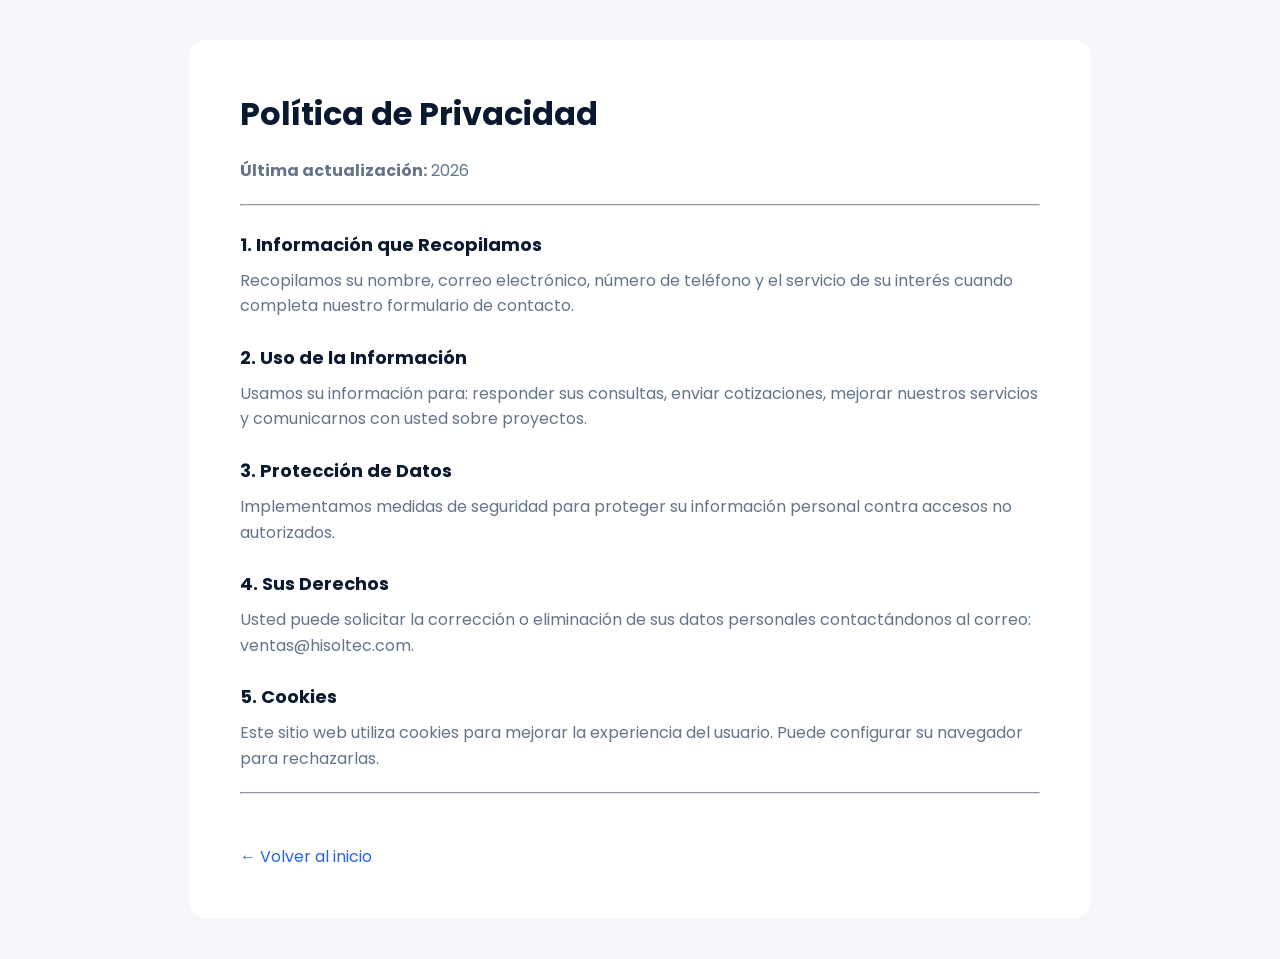
<file: privacidad.html>
<!DOCTYPE html>
<html lang="es">
<head>
    <meta charset="UTF-8">
    <title>HISOLTEC | Política de Privacidad</title>
    <meta name="viewport" content="width=device-width, initial-scale=1.0">
    <link href="https://fonts.googleapis.com/css2?family=Poppins:wght@400;600;700&display=swap" rel="stylesheet">
    <style>
        * { margin: 0; padding: 0; box-sizing: border-box; }
        body { font-family: 'Poppins', sans-serif; background: #F5F7FA; padding: 40px 20px; }
        .container { max-width: 900px; margin: 0 auto; background: white; padding: 50px; border-radius: 16px; }
        h1 { color: #0A192F; margin-bottom: 20px; }
        h2 { color: #0A192F; margin: 25px 0 10px 0; font-size: 18px; }
        p { color: #64748B; line-height: 1.6; margin-bottom: 15px; }
        .back-link { display: inline-block; margin-top: 30px; color: #2563EB; text-decoration: none; }
        hr { margin: 20px 0; border-color: #E2E8F0; }
    </style>
</head>
<body>
    <div class="container">
        <h1>Política de Privacidad</h1>
        <p><strong>Última actualización:</strong> 2026</p>
        <hr>
        
        <h2>1. Información que Recopilamos</h2>
        <p>Recopilamos su nombre, correo electrónico, número de teléfono y el servicio de su interés cuando completa nuestro formulario de contacto.</p>
        
        <h2>2. Uso de la Información</h2>
        <p>Usamos su información para: responder sus consultas, enviar cotizaciones, mejorar nuestros servicios y comunicarnos con usted sobre proyectos.</p>
        
        <h2>3. Protección de Datos</h2>
        <p>Implementamos medidas de seguridad para proteger su información personal contra accesos no autorizados.</p>
        
        <h2>4. Sus Derechos</h2>
        <p>Usted puede solicitar la corrección o eliminación de sus datos personales contactándonos al correo: ventas@hisoltec.com.</p>
        
        <h2>5. Cookies</h2>
        <p>Este sitio web utiliza cookies para mejorar la experiencia del usuario. Puede configurar su navegador para rechazarlas.</p>
        
        <hr>
        <a href="index.html" class="back-link">← Volver al inicio</a>
    </div>
</body>
</html>
</file>
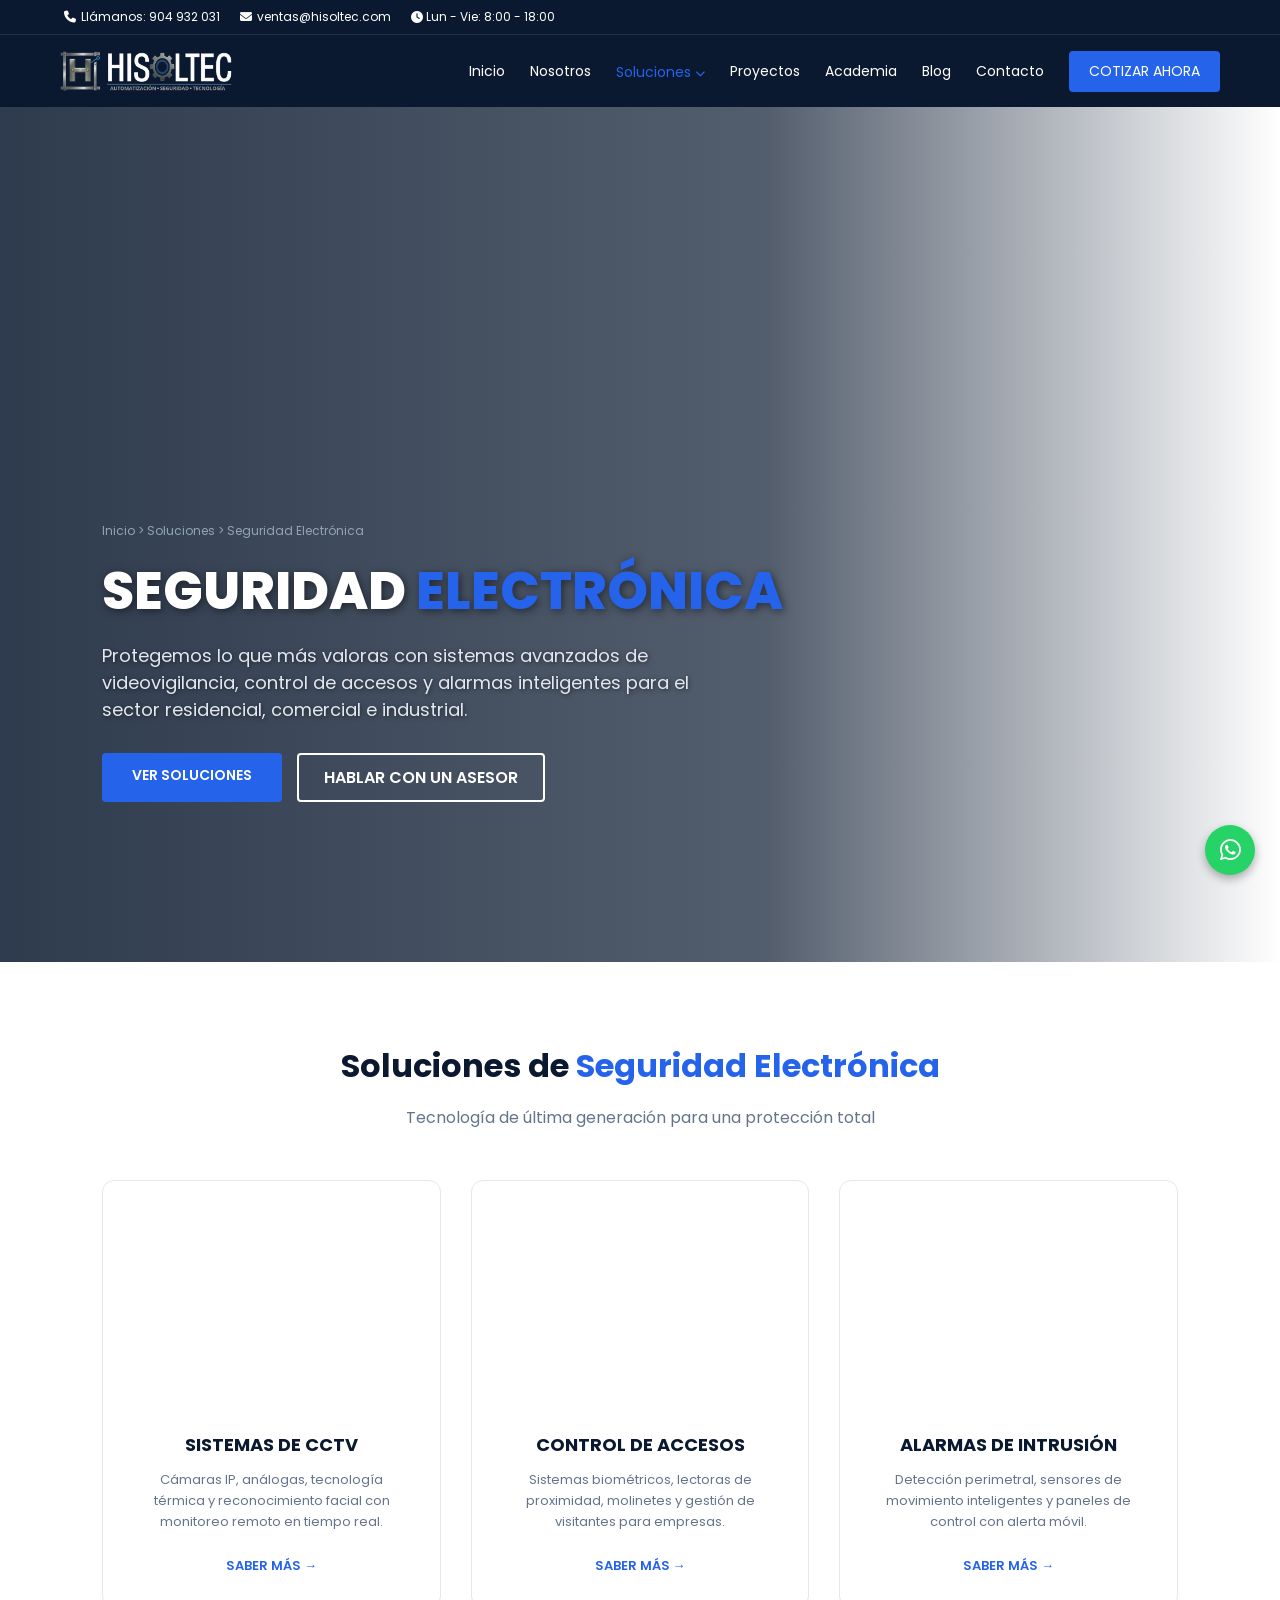
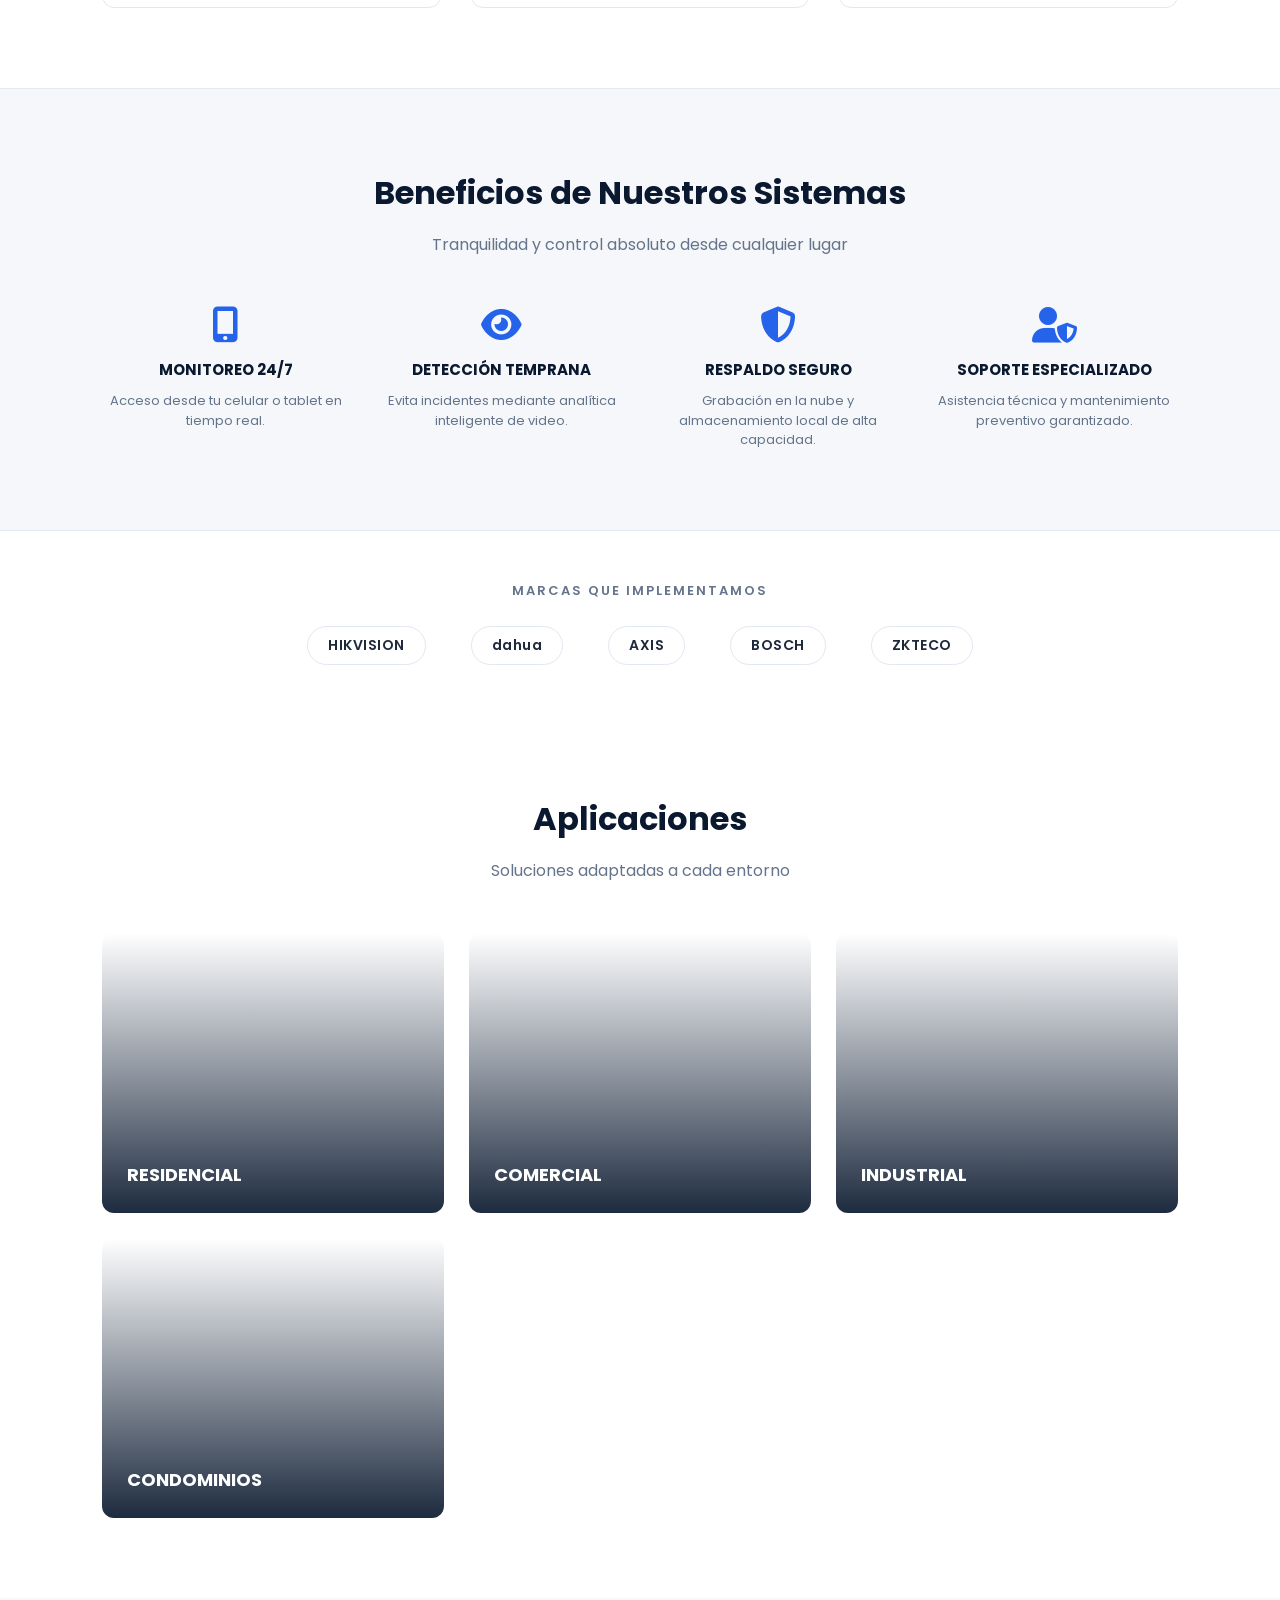
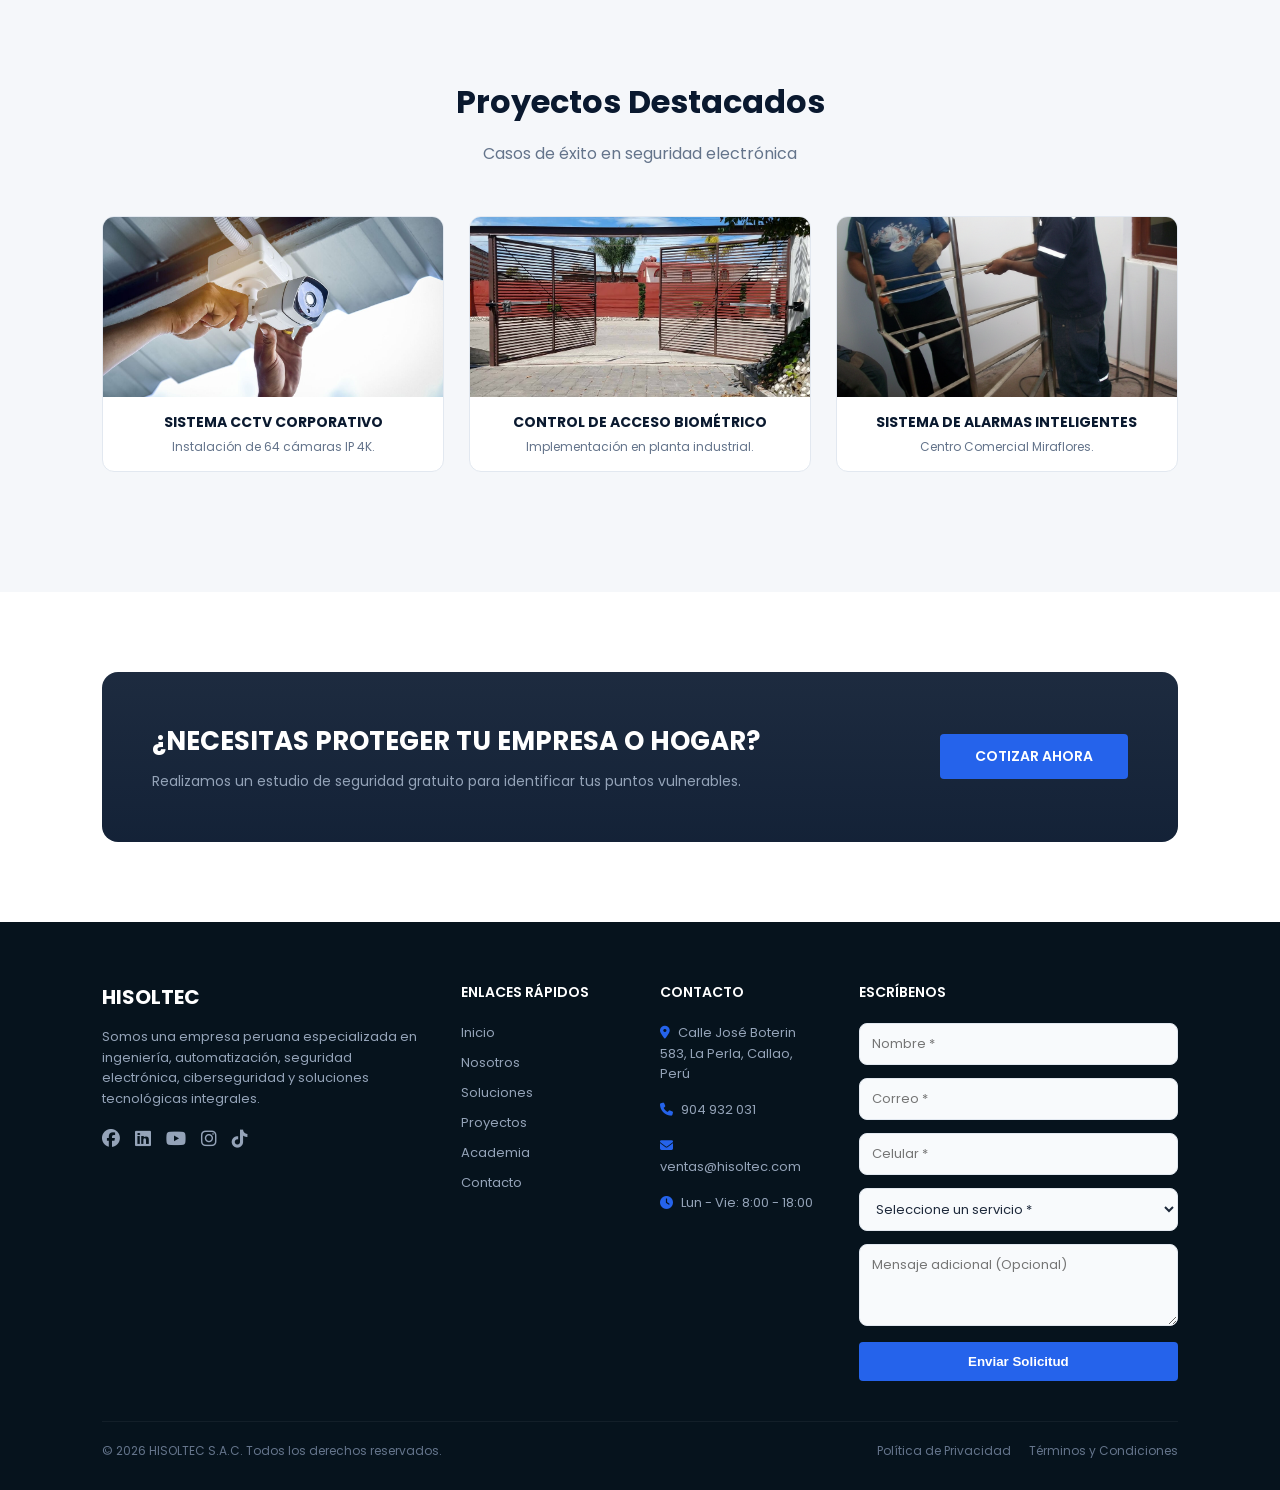
<file: probando.html>
<!DOCTYPE html>
<html lang="es">
<head>
    <meta charset="UTF-8">
    <title>HISOLTEC | Seguridad Electrónica - CCTV, Control de Accesos y Alarmas</title>
    <meta name="viewport" content="width=device-width, initial-scale=1.0">
    <meta name="description" content="Soluciones en seguridad electrónica: CCTV, control de accesos, biometría, alarmas inteligentes y monitoreo 24/7. Hisoltec, tu aliado en protección.">
    
    <link rel="icon" type="image/png" sizes="32x32" href="favicon_sin_fondo_hst.PNG">
    <link rel="preconnect" href="https://fonts.googleapis.com">
    <link rel="preconnect" href="https://fonts.gstatic.com" crossorigin>
    <link href="https://fonts.googleapis.com/css2?family=Poppins:wght@400;500;600;700;800&display=swap" rel="stylesheet">
    <link rel="stylesheet" href="https://cdnjs.cloudflare.com/ajax/libs/font-awesome/6.4.0/css/all.min.css">
    
    <style>
        /* ===== VARIABLES (HEREDADAS DEL INDEX) ===== */
        :root {
            --primary-dark: #0A192F;
            --electric-blue: #2563EB;
            --accent-green: #00C853;
            --bg-light: #F5F7FA;
            --white: #FFFFFF;
            --text-muted: #64748B;
            --border-color: #E2E8F0;
        }

        * {
            box-sizing: border-box;
            margin: 0;
            padding: 0;
        }

        html {
            scroll-behavior: smooth;
        }

        body {
            font-family: 'Poppins', sans-serif;
            background-color: var(--white);
            color: var(--primary-dark);
            overflow-x: hidden;
        }

        /* TOP BAR INFO */
        .top-bar {
            background-color: var(--primary-dark);
            color: var(--white);
            font-size: 12px;
            padding: 8px 5%;
            display: flex;
            justify-content: space-between;
            align-items: center;
            border-bottom: 1px solid rgba(255,255,255,0.1);
        }

        .top-bar-info {
            display: flex;
            gap: 20px;
        }

        .top-bar-info a {
            color: var(--white);
            text-decoration: none;
            display: flex;
            align-items: center;
            gap: 5px;
        }

        /* HEADER NAV */
        nav {
            background-color: var(--primary-dark);
            padding: 0px clamp(16px, 5%, 60px);
            height: 72px;
            position: sticky;
            top: 0;
            z-index: 1000;
            display: flex;
            justify-content: space-between;
            align-items: center;
        }

        .logo img {
            height: 40px;
            display: block;
        }

        .menu-desktop {
            display: flex;
            align-items: center;
            gap: 25px;
        }

        .menu-desktop a {
            color: var(--white);
            text-decoration: none;
            font-size: 14px;
            font-weight: 400;
            transition: color 0.3s;
        }

        .menu-desktop a:hover, .menu-desktop a.active {
            color: var(--electric-blue);
        }

        .dropdown {
            position: relative;
        }
        .dropdown-menu {
            position: absolute;
            top: 100%;
            left: 0;
            background: var(--primary-dark);
            border: 1px solid rgba(255,255,255,0.1);
            display: none;
            flex-direction: column;
            width: 240px;
            padding: 10px 0;
            box-shadow: 0 10px 15px rgba(0,0,0,0.3);
            z-index: 1001;
        }
        .dropdown:hover .dropdown-menu {
            display: flex;
        }
        .dropdown-menu a {
            padding: 10px 20px;
            font-size: 13px;
        }

        .btn-cotizar {
            background-color: var(--electric-blue);
            color: var(--white);
            padding: 10px 20px;
            border-radius: 4px;
            text-decoration: none;
            font-weight: 600;
            font-size: 14px;
            transition: background 0.3s;
        }

        .btn-cotizar:hover {
            background-color: #1d4ed8;
        }

        .hamburger {
            display: none;
            color: var(--white);
            font-size: 24px;
            cursor: pointer;
        }

        /* ===== HERO SEGURIDAD ELECTRÓNICA ===== */
        .hero-security {
            background: linear-gradient(90deg, rgba(10,25,47,0.85) 0%, rgba(10,25,47,0.7) 60%, rgba(10,25,47,0) 100%), url('https://images.unsplash.com/photo-1557597774-9d273605dfa9?q=80&w=2000&auto=format') center/cover no-repeat;
            min-height: 95vh;
            display: flex;
            flex-direction: column;
            justify-content: flex-end;
            padding: 0px 8% 160px 8%;
            color: var(--white);
        }

        .breadcrumbs {
            font-size: 12px;
            color: #94A3B8;
            margin-bottom: 20px;
        }

        .breadcrumbs a {
            color: #94A3B8;
            text-decoration: none;
        }

        .hero-security h1 {
            font-size: 52px;
            font-weight: 800;
            max-width: 700px;
            line-height: 1.2;
            margin-bottom: 20px;
            text-shadow: 2px 2px 8px rgba(0,0,0,0.5);
        }

        .hero-security h1 span {
            color: var(--electric-blue);
        }

        .hero-security p {
            font-size: 18px;
            color: #E2E8F0;
            max-width: 600px;
            margin-bottom: 30px;
            text-shadow: 1px 1px 4px rgba(0,0,0,0.5);
        }

        .hero-btns {
            display: flex;
            gap: 15px;
            flex-wrap: wrap;
        }

        .btn-outline {
            border: 2px solid var(--white);
            color: var(--white);
            padding: 10px 25px;
            border-radius: 4px;
            text-decoration: none;
            font-weight: 600;
            transition: all 0.3s;
        }

        .btn-outline:hover {
            background: var(--white);
            color: var(--primary-dark);
        }

        /* ===== SECCIONES COMUNES ===== */
        section {
            padding: 80px 8%;
        }

        .section-title {
            text-align: center;
            font-size: 32px;
            font-weight: 700;
            margin-bottom: 15px;
        }

        .section-subtitle {
            text-align: center;
            color: var(--text-muted);
            margin-bottom: 50px;
            font-size: 16px;
        }

        /* ===== SECURITY GRID ===== */
        .security-grid {
            display: grid;
            grid-template-columns: repeat(auto-fit, minmax(320px, 1fr));
            gap: 30px;
        }

        .security-card {
            background: var(--white);
            border: 1px solid var(--border-color);
            border-radius: 12px;
            overflow: hidden;
            transition: transform 0.3s, box-shadow 0.3s;
        }

        .security-card:hover {
            transform: translateY(-8px);
            box-shadow: 0 15px 30px rgba(0,0,0,0.1);
            border-color: var(--electric-blue);
        }

        .card-img {
            height: 220px;
            background-size: cover;
            background-position: center;
        }

        .card-body {
            padding: 30px;
            text-align: center;
        }

        .card-body h3 {
            font-size: 18px;
            text-transform: uppercase;
            margin-bottom: 12px;
            font-weight: 700;
        }

        .card-body p {
            font-size: 13px;
            color: var(--text-muted);
            line-height: 1.6;
            margin-bottom: 20px;
        }

        .card-link {
            color: var(--electric-blue);
            text-decoration: none;
            font-size: 13px;
            font-weight: 600;
            text-transform: uppercase;
            transition: 0.2s;
        }

        .card-link:hover {
            letter-spacing: 0.5px;
        }

        /* ===== BENEFITS ===== */
        .benefits-bg {
            background-color: var(--bg-light);
            border-top: 1px solid var(--border-color);
            border-bottom: 1px solid var(--border-color);
        }

        .benefits-grid {
            display: grid;
            grid-template-columns: repeat(auto-fit, minmax(220px, 1fr));
            gap: 30px;
            text-align: center;
        }

        .benefit-item i {
            font-size: 36px;
            color: var(--electric-blue);
            margin-bottom: 15px;
        }

        .benefit-item h4 {
            font-size: 15px;
            text-transform: uppercase;
            margin-bottom: 10px;
            font-weight: 700;
        }

        .benefit-item p {
            font-size: 13px;
            color: var(--text-muted);
            line-height: 1.5;
        }

        /* ===== BRANDS ===== */
        .brands-bar {
            padding: 50px 8%;
            text-align: center;
        }

        .brands-bar p {
            font-size: 13px;
            font-weight: 600;
            color: var(--text-muted);
            text-transform: uppercase;
            letter-spacing: 2px;
            margin-bottom: 25px;
        }

        .brands-flex {
            display: flex;
            justify-content: center;
            align-items: center;
            gap: 45px;
            flex-wrap: wrap;
        }

        .brands-flex span {
            font-weight: 600;
            font-size: 14px;
            color: #1e293b;
            background: white;
            padding: 8px 20px;
            border-radius: 40px;
            border: 1px solid #e2e8f0;
            letter-spacing: 0.5px;
        }

        /* ===== APPLICATIONS ===== */
        .apps-grid {
            display: grid;
            grid-template-columns: repeat(auto-fit, minmax(260px, 1fr));
            gap: 25px;
        }

        .app-card {
            border-radius: 12px;
            overflow: hidden;
            position: relative;
            height: 280px;
            background-size: cover;
            background-position: center;
            transition: transform 0.3s;
        }

        .app-card:hover {
            transform: translateY(-5px);
        }

        .app-overlay {
            position: absolute;
            inset: 0;
            background: linear-gradient(transparent, rgba(10,25,47,0.92));
            display: flex;
            align-items: flex-end;
            padding: 25px;
            color: white;
        }

        .app-overlay h4 {
            font-size: 18px;
            text-transform: uppercase;
            font-weight: 700;
        }

        /* ===== PROYECTOS ===== */
        .proyectos-grid {
            display: grid;
            grid-template-columns: repeat(auto-fit, minmax(260px, 1fr));
            gap: 25px;
            margin-bottom: 40px;
        }

        .proyecto-card {
            background: var(--white);
            border: 1px solid var(--border-color);
            border-radius: 12px;
            overflow: hidden;
            transition: transform 0.3s;
        }

        .proyecto-card:hover {
            transform: translateY(-5px);
            box-shadow: 0 10px 20px rgba(0,0,0,0.08);
        }

        .proyecto-img {
            height: 180px;
            background-size: cover;
            background-position: center;
        }

        .proyecto-info {
            padding: 15px;
            text-align: center;
        }

        .proyecto-info h4 {
            font-size: 14px;
            font-weight: 700;
            text-transform: uppercase;
            margin-bottom: 5px;
        }

        .proyecto-info p {
            font-size: 12px;
            color: var(--text-muted);
        }

        .center-btn {
            display: flex;
            justify-content: center;
        }

        /* ===== CTA BOX ===== */
        .cta-security-box {
            background: linear-gradient(rgba(10,25,47,0.92), rgba(10,25,47,0.96)), url('https://images.unsplash.com/photo-1550751827-4bd374c3f58b?q=80&w=2000&auto=format') center/cover;
            border-radius: 16px;
            padding: 50px;
            color: var(--white);
            display: flex;
            justify-content: space-between;
            align-items: center;
            gap: 40px;
            flex-wrap: wrap;
        }

        .cta-content h2 {
            font-size: 26px;
            font-weight: 700;
            margin-bottom: 10px;
        }

        .cta-content p {
            font-size: 14px;
            color: #94A3B8;
        }

        /* ===== FOOTER (HEREDADO DEL INDEX) ===== */
        .main-footer {
            background-color: #06131D;
            color: var(--white);
            padding: 60px 8% 30px 8%;
            font-size: 13px;
        }

        .footer-grid {
            display: grid;
            grid-template-columns: 2fr 1fr 1fr 2fr;
            gap: 40px;
            border-bottom: 1px solid rgba(255,255,255,0.05);
            padding-bottom: 40px;
        }

        .footer-col h4 {
            font-size: 14px;
            font-weight: 600;
            margin-bottom: 20px;
            text-transform: uppercase;
            color: var(--white);
        }

        .footer-col p {
            color: #94A3B8;
            line-height: 1.6;
            margin-bottom: 15px;
        }

        .footer-col ul {
            list-style: none;
        }

        .footer-col ul li {
            margin-bottom: 10px;
        }

        .footer-col ul li a {
            color: #94A3B8;
            text-decoration: none;
            transition: color 0.2s;
        }

        .footer-col ul li a:hover {
            color: var(--electric-blue);
        }

        .social-icons {
            display: flex;
            gap: 15px;
            margin-top: 15px;
        }

        .social-icons a {
            color: #94A3B8;
            font-size: 18px;
            transition: color 0.2s;
        }

        .social-icons a:hover {
            color: var(--electric-blue);
        }

        .footer-form input, .footer-form select, .footer-form textarea {
            width: 100%;
            background: #f8fafc;
            border: 1px solid #e2e8f0;
            padding: 10px 12px;
            border-radius: 8px;
            color: #1e293b;
            margin-bottom: 10px;
            font-family: inherit;
            font-size: 13px;
        }

        .footer-form select option {
            background: #f8fafc;
            color: #1e293b;
        }

        .footer-form button {
            background: var(--electric-blue);
            color: var(--white);
            border: none;
            width: 100%;
            padding: 12px;
            border-radius: 4px;
            font-weight: 600;
            cursor: pointer;
            transition: background 0.3s;
        }

        .footer-form button:hover {
            background: #1d4ed8;
        }

        .error-msg {
            color: #EF4444;
            font-size: 11px;
            margin-top: -5px;
            margin-bottom: 8px;
        }

        .footer-bottom {
            display: flex;
            justify-content: space-between;
            padding-top: 20px;
            color: #64748B;
            font-size: 12px;
        }

        .footer-bottom a {
            color: #64748B;
            text-decoration: none;
            margin-left: 15px;
            cursor: pointer;
        }

        /* ===== WHATSAPP ===== */
        .whatsapp-float {
            position: fixed;
            bottom: 25px;
            right: 25px;
            background-color: #25D366;
            color: white;
            width: 50px;
            height: 50px;
            border-radius: 50%;
            display: flex;
            align-items: center;
            justify-content: center;
            font-size: 24px;
            box-shadow: 0 4px 10px rgba(0,0,0,0.3);
            z-index: 2000;
            text-decoration: none;
        }

        /* ===== MENÚ MÓVIL ===== */
        /* MENÚ MÓVIL LATERAL - CORREGIDO: Academia sin submenú, Soluciones CON submenú, y agregado HISOLTEC */
        .mobile-menu-panel {
            position: fixed;
            top: 0;
            right: -100%;
            width: 240px;
            height: 100vh;
            background: rgba(15,18,22,0.7);
            backdrop-filter: blur(2px);
            /*-webkit-backdrop-filter: blur(4px);*/
            z-index: 3000;
            transition: right 0.4s cubic-bezier(0.1, 1, 0.1, 1);
            padding: 30px 20px;
            box-shadow: -5px 0 25px rgba(0,0,0,0.4);
            display: flex;
            flex-direction: column;
        }

        .mobile-menu-panel.open {
            right: 0;
        }

        .mobile-header {
            display: flex;
            justify-content: space-between;
            align-items: center;
            margin-bottom: 30px;
            padding-bottom: 15px;
            border-bottom: 1px solid rgba(255,255,255,0.1);
        }

        .mobile-header h3 {
            color: var(--white);
            font-size: 20px;
            font-weight: 700;
        }

        .close-panel {
            color: var(--white);
            font-size: 24px;
            cursor: pointer;
        }

        .mobile-links {
            display: flex;
            flex-direction: column;
            gap: 5px;
        }

        .mobile-link-item {
            display: flex;
            justify-content: space-between;
            align-items: center;
            color: var(--white);
            text-decoration: none;
            font-size: 16px;
            font-weight: 600;
            padding: 12px 0;
            cursor: pointer;
            border-bottom: 1px solid rgba(255,255,255,0.1);
        }

        .mobile-simple-link {
            color: var(--white);
            text-decoration: none;
            font-size: 16px;
            font-weight: 600;
            padding: 12px 0;
            display: block;
            border-bottom: 1px solid rgba(255,255,255,0.1);
        }

        .mobile-submenu {
            display: none;
            flex-direction: column;
            padding-left: 20px;
            margin-bottom: 10px;
            border-left: 2px solid var(--electric-blue);
        }

        .mobile-submenu.open {
            display: flex;
        }

        .mobile-submenu a {
            color: #CBD5E1;
            text-decoration: none;
            font-size: 13px;
            padding: 8px 0;
        }

        .toggle-icon {
            font-size: 12px;
            transition: transform 0.2s;
        }

        .mobile-link-item.open .toggle-icon {
            transform: rotate(180deg);
        }

        .mobile-menu-panel .btn-cotizar {
            margin-top: 30px;
            text-align: center;
        }

        .overlay-bg {
            position: fixed;
            top: 0;
            left: 0;
            width: 100vw;
            height: 100vh;
            background: rgba(0,0,0,0.5);
            z-index: 2500;
            display: none;
        }


        /* ===== TOAST ===== */
        .toast-notification {
            position: fixed;
            top: 30px;
            left: 50%;
            transform: translateX(-50%);
            background: var(--accent-green);
            color: white;
            padding: 12px 25px;
            border-radius: 4px;
            font-weight: 600;
            z-index: 4000;
            opacity: 0;
            visibility: hidden;
            transition: 0.3s;
            font-size: 14px;
        }
        .toast-notification.show {
            opacity: 1;
            visibility: visible;
        }

        /* ===== MODAL ===== */
        .modal {
            display: none;
            position: fixed;
            top: 0;
            left: 0;
            width: 100%;
            height: 100%;
            background: rgba(0, 0, 0, 0.85);
            backdrop-filter: blur(5px);
            z-index: 5000;
            justify-content: center;
            align-items: center;
        }

        .modal-content {
            background: white;
            width: 90%;
            max-width: 700px;
            max-height: 85vh;
            border-radius: 20px;
            overflow: hidden;
            animation: modalFadeIn 0.3s ease;
        }

        @keyframes modalFadeIn {
            from { opacity: 0; transform: translateY(-30px); }
            to { opacity: 1; transform: translateY(0); }
        }

        .modal-header {
            background: var(--primary-dark);
            color: white;
            padding: 20px 25px;
            display: flex;
            justify-content: space-between;
            align-items: center;
        }

        .modal-header h3 {
            margin: 0;
            font-size: 20px;
        }

        .modal-close {
            background: none;
            border: none;
            color: white;
            font-size: 28px;
            cursor: pointer;
        }

        .modal-body {
            padding: 25px;
            overflow-y: auto;
            max-height: calc(85vh - 70px);
        }

        .modal-body h4 {
            color: #0A192F;
            margin: 20px 0 10px 0;
            font-size: 16px;
        }

        .modal-body p {
            color: #64748B;
            line-height: 1.6;
            font-size: 14px;
            margin-bottom: 12px;
        }

        /* ===== RESPONSIVE ===== */
        @media (max-width: 1024px) {
            .footer-grid {
                grid-template-columns: 1fr 1fr;
            }
            .cta-security-box {
                flex-direction: column;
                text-align: center;
                padding: 40px;
            }
        }

        @media (max-width: 1050px){
            nav{
                height: 56px;
            }
            .menu-desktop, .top-bar {
                display: none;
            }
            .hamburger {
                display: block;
            }
            .hero-security h1 {
                font-size: 32px;
            }
            .footer-grid {
                grid-template-columns: 1fr;
            }
            .footer-bottom {
                flex-direction: column;
                gap: 10px;
                text-align: center;
            }
            section {
                padding: 60px 5%;
            }
        }
    </style>
</head>
<body>

    <div class="overlay-bg" id="overlayBg" onclick="closeMobileMenu()"></div>
    <div class="toast-notification" id="toastSuccess"><i class="fas fa-check-circle"></i> ¡Su solicitud fue enviada con éxito!</div>

    <!-- TOP BAR -->
    <div class="top-bar">
        <div class="top-bar-info">
            <a href="tel:904932031"><i class="fas fa-phone"></i> Llámanos: 904 932 031</a>
            <a href="mailto:ventas@hisoltec.com"><i class="fas fa-envelope"></i> ventas@hisoltec.com</a>
            <span><i class="fas fa-clock"></i> Lun - Vie: 8:00 - 18:00</span>
        </div>
    </div>

    <!-- NAVBAR -->
    <nav>
        <div class="logo">
            <img src="Logo_hisoltec_blanco.png" alt="HISOLTEC LOGO">
        </div>
        <div class="menu-desktop">
            <a href="index.html">Inicio</a>
            <a href="index.html#nosotros">Nosotros</a>
            <div class="dropdown">
                <a href="#" class="active">Soluciones <i class="fas fa-chevron-down" style="font-size:10px;"></i></a>
                <div class="dropdown-menu">
                    <a href="automatizacion.html">Automatización Industrial</a>
                    <a href="iot.html">IoT y Soluciones Inteligentes</a>
                    <a href="ciberseguridad.html">Ciberseguridad IT/OT</a>
                    <a href="seguridad-electronica.html">Seguridad Electrónica</a>
                    <a href="metalmecanica.html">Metalmecánica y Accesos</a>
                </div>
            </div>
            <a href="index.html#proyectos">Proyectos</a>
            <a href="cursos.html">Academia</a>
            <a href="index.html#blog">Blog</a>
            <a href="footer-col">Contacto</a>
            <a href="index.html#contacto" class="btn-cotizar">COTIZAR AHORA</a>
        </div>
        <div class="hamburger" onclick="openMobileMenu()">
            <i class="fas fa-bars"></i>
        </div>
    </nav>

    <!-- MENÚ MÓVIL -->
    <div class="mobile-menu-panel" id="mobilePanel">
        <div class="mobile-header">
            <h3>HISOLTEC</h3>
            <div class="close-panel" onclick="closeMobileMenu()">
                <i class="fas fa-times"></i>
            </div>
        </div>
        <div class="mobile-links">
            <a href="index.html" class="mobile-simple-link" onclick="closeMobileMenu()">Inicio</a>
            <a href="index.html#nosotros" class="mobile-simple-link" onclick="closeMobileMenu()">Nosotros</a>
            <div class="mobile-link-item" onclick="toggleSubmenu('submenuSoluciones', this)">
                <span>Soluciones</span>
                <i class="fas fa-chevron-down toggle-icon"></i>
            </div>
            <div class="mobile-submenu" id="submenuSoluciones">
                <a href="automatizacion.html" onclick="closeMobileMenu()">Automatización Industrial</a>
                <a href="iot.html" onclick="closeMobileMenu()">IoT y Soluciones Inteligentes</a>
                <a href="ciberseguridad.html" onclick="closeMobileMenu()">Ciberseguridad IT/OT</a>
                <a href="seguridad-electronica.html" onclick="closeMobileMenu()">Seguridad Electrónica</a>
                <a href="metalmecanica.html" onclick="closeMobileMenu()">Metalmecánica y Accesos</a>
            </div>
            <a href="index.html#proyectos" class="mobile-simple-link" onclick="closeMobileMenu()">Proyectos</a>
            <a href="cursos.html" class="mobile-simple-link" onclick="closeMobileMenu()">Academia</a>
            <a href="index.html#blog" class="mobile-simple-link" onclick="closeMobileMenu()">Blog</a>
            <a href="index.html#contacto" class="mobile-simple-link" onclick="closeMobileMenu()">Contacto</a>
        </div>
        <a href="index.html#contacto" class="btn-cotizar" onclick="closeMobileMenu()">COTIZAR AHORA</a>
    </div>

    <!-- HERO SEGURIDAD ELECTRÓNICA -->
    <header class="hero-security">
        <div class="breadcrumbs"><a href="index.html">Inicio</a> &gt; <a href="index.html#soluciones">Soluciones</a> &gt; <span>Seguridad Electrónica</span></div>
        <h1>SEGURIDAD <span>ELECTRÓNICA</span></h1>
        <p>Protegemos lo que más valoras con sistemas avanzados de videovigilancia, control de accesos y alarmas inteligentes para el sector residencial, comercial e industrial.</p>
        <div class="hero-btns">
            <a href="#soluciones" class="btn-cotizar" style="padding: 12px 30px;">VER SOLUCIONES</a>
            <a href="#cotizar-footer" class="btn-outline">HABLAR CON UN ASESOR</a>
        </div>
    </header>

    <!-- SOLUCIONES -->
    <section id="soluciones">
        <h2 class="section-title">Soluciones de <span style="color: var(--electric-blue);">Seguridad Electrónica</span></h2>
        <p class="section-subtitle">Tecnología de última generación para una protección total</p>
        
        <div class="security-grid">
            <div class="security-card">
                <div class="card-img" style="background-image: url('https://images.unsplash.com/photo-1557597774-9d273605dfa9?w=600&auto=format');"></div>
                <div class="card-body">
                    <h3>Sistemas de CCTV</h3>
                    <p>Cámaras IP, análogas, tecnología térmica y reconocimiento facial con monitoreo remoto en tiempo real.</p>
                    <a href="#cotizar-footer" class="card-link">Saber más →</a>
                </div>
            </div>
            <div class="security-card">
                <div class="card-img" style="background-image: url('https://images.unsplash.com/photo-1518005020251-58296d8f8d60?w=600&auto=format');"></div>
                <div class="card-body">
                    <h3>Control de Accesos</h3>
                    <p>Sistemas biométricos, lectoras de proximidad, molinetes y gestión de visitantes para empresas.</p>
                    <a href="#cotizar-footer" class="card-link">Saber más →</a>
                </div>
            </div>
            <div class="security-card">
                <div class="card-img" style="background-image: url('https://images.unsplash.com/photo-1558002038-1055907df827?w=600&auto=format');"></div>
                <div class="card-body">
                    <h3>Alarmas de Intrusión</h3>
                    <p>Detección perimetral, sensores de movimiento inteligentes y paneles de control con alerta móvil.</p>
                    <a href="#cotizar-footer" class="card-link">Saber más →</a>
                </div>
            </div>
        </div>
    </section>

    <!-- BENEFICIOS -->
    <section class="benefits-bg">
        <h2 class="section-title">Beneficios de Nuestros Sistemas</h2>
        <p class="section-subtitle">Tranquilidad y control absoluto desde cualquier lugar</p>
        
        <div class="benefits-grid">
            <div class="benefit-item"><i class="fas fa-mobile-alt"></i><h4>Monitoreo 24/7</h4><p>Acceso desde tu celular o tablet en tiempo real.</p></div>
            <div class="benefit-item"><i class="fas fa-eye"></i><h4>Detección Temprana</h4><p>Evita incidentes mediante analítica inteligente de video.</p></div>
            <div class="benefit-item"><i class="fas fa-shield-alt"></i><h4>Respaldo Seguro</h4><p>Grabación en la nube y almacenamiento local de alta capacidad.</p></div>
            <div class="benefit-item"><i class="fas fa-user-shield"></i><h4>Soporte Especializado</h4><p>Asistencia técnica y mantenimiento preventivo garantizado.</p></div>
        </div>
    </section>

    <!-- MARCAS -->
    <div class="brands-bar">
        <p>Marcas que implementamos</p>
        <div class="brands-flex">
            <span>HIKVISION</span>
            <span>dahua</span>
            <span>AXIS</span>
            <span>BOSCH</span>
            <span>ZKTECO</span>
        </div>
    </div>

    <!-- APLICACIONES -->
    <section>
        <h2 class="section-title">Aplicaciones</h2>
        <p class="section-subtitle">Soluciones adaptadas a cada entorno</p>
        
        <div class="apps-grid">
            <div class="app-card" style="background-image: url('https://images.unsplash.com/photo-1560518883-ce09059eeffa?w=600&auto=format');">
                <div class="app-overlay"><h4>Residencial</h4></div>
            </div>
            <div class="app-card" style="background-image: url('https://images.unsplash.com/photo-1486406146926-c627a92ad1ab?w=600&auto=format');">
                <div class="app-overlay"><h4>Comercial</h4></div>
            </div>
            <div class="app-card" style="background-image: url('https://images.unsplash.com/photo-1565793298595-6a879b1d9492?w=600&auto=format');">
                <div class="app-overlay"><h4>Industrial</h4></div>
            </div>
            <div class="app-card" style="background-image: url('https://images.unsplash.com/photo-1545324418-cc1a3fa10c00?w=600&auto=format');">
                <div class="app-overlay"><h4>Condominios</h4></div>
            </div>
        </div>
    </section>

    <!-- PROYECTOS DESTACADOS -->
    <section style="background-color: var(--bg-light);">
        <h2 class="section-title">Proyectos Destacados</h2>
        <p class="section-subtitle">Casos de éxito en seguridad electrónica</p>
        
        <div class="proyectos-grid">
            <div class="proyecto-card">
                <div class="proyecto-img" style="background-image: url('seguridad_electronica.png'); background-color: #ccc;"></div>
                <div class="proyecto-info">
                    <h4>Sistema CCTV Corporativo</h4>
                    <p>Instalación de 64 cámaras IP 4K.</p>
                </div>
            </div>
            <div class="proyecto-card">
                <div class="proyecto-img" style="background-image: url('puerta_automatico.png'); background-color: #ccc;"></div>
                <div class="proyecto-info">
                    <h4>Control de Acceso Biométrico</h4>
                    <p>Implementación en planta industrial.</p>
                </div>
            </div>
            <div class="proyecto-card">
                <div class="proyecto-img" style="background-image: url('joelyhector.png'); background-color: #ccc;"></div>
                <div class="proyecto-info">
                    <h4>Sistema de Alarmas Inteligentes</h4>
                    <p>Centro Comercial Miraflores.</p>
                </div>
            </div>
        </div>
    </section>

    <!-- CTA BOX -->
    <section>
        <div class="cta-security-box">
            <div class="cta-content">
                <h2>¿NECESITAS PROTEGER TU EMPRESA O HOGAR?</h2>
                <p>Realizamos un estudio de seguridad gratuito para identificar tus puntos vulnerables.</p>
            </div>
            <a href="#cotizar-footer" class="btn-cotizar" style="padding: 12px 35px;">COTIZAR AHORA</a>
        </div>
    </section>

    <!-- FOOTER -->
    <footer class="main-footer" id="cotizar-footer">
        <div class="footer-grid">
            <div class="footer-col">
                <h3 style="font-size: 20px; font-weight: 700; margin-bottom: 15px; color: var(--white);">HISOLTEC</h3>
                <p>Somos una empresa peruana especializada en ingeniería, automatización, seguridad electrónica, ciberseguridad y soluciones tecnológicas integrales.</p>
                <div class="social-icons">
                    <a href="https://www.facebook.com/profile.php?id=61583769705412"><i class="fab fa-facebook"></i></a>
                    <a href="https://www.linkedin.com/company/hisoltec-sac/"><i class="fab fa-linkedin"></i></a>
                    <a href="https://www.youtube.com/@HISOLTECSAC"><i class="fab fa-youtube"></i></a>
                    <a href="https://www.instagram.com/hisoltec_sac/"><i class="fab fa-instagram"></i></a>
                    <a href="https://www.tiktok.com/@hisoltec.sac"><i class="fab fa-tiktok"></i></a>
                </div>
            </div>
            <div class="footer-col">
                <h4>Enlaces Rápidos</h4>
                <ul>
                    <li><a href="index.html">Inicio</a></li>
                    <li><a href="index.html#nosotros">Nosotros</a></li>
                    <li><a href="index.html#soluciones">Soluciones</a></li>
                    <li><a href="index.html#proyectos">Proyectos</a></li>
                    <li><a href="cursos.html">Academia</a></li>
                    <li><a href="index.html#contacto">Contacto</a></li>
                </ul>
            </div>
            <div class="footer-col">
                <h4>Contacto</h4>
                <p><i class="fas fa-map-marker-alt" style="color:var(--electric-blue); margin-right:5px;"></i> Calle José Boterin 583, La Perla, Callao, Perú</p>
                <p><i class="fas fa-phone" style="color:var(--electric-blue); margin-right:5px;"></i> 904 932 031</p>
                <p><i class="fas fa-envelope" style="color:var(--electric-blue); margin-right:5px;"></i> ventas@hisoltec.com</p>
                <p><i class="fas fa-clock" style="color:var(--electric-blue); margin-right:5px;"></i> Lun - Vie: 8:00 - 18:00</p>
            </div>
            <div class="footer-col">
                <h4>Escríbenos</h4>
                <form id="contactForm" class="footer-form" novalidate>
                    <input type="text" id="nombre" name="nombre" placeholder="Nombre *">
                    <div class="error-msg" id="error-nombre"></div>
                    <input type="email" id="correo" name="correo" placeholder="Correo *">
                    <div class="error-msg" id="error-correo"></div>
                    <input type="tel" id="celular" name="celular" placeholder="Celular *">
                    <div class="error-msg" id="error-celular"></div>
                    <select id="servicio" name="servicio">
                        <option value="">Seleccione un servicio *</option>
                        <option value="Automatización">Automatización Industrial</option>
                        <option value="IoT">IoT y Soluciones Inteligentes</option>
                        <option value="Ciberseguridad">Ciberseguridad IT/OT</option>
                        <option value="Seguridad Electronica">Seguridad Electrónica</option>
                        <option value="Metalmecanica">Metalmecánica y Accesos</option>
                    </select>
                    <div class="error-msg" id="error-servicio"></div>
                    <textarea id="mensaje" name="mensaje" rows="3" placeholder="Mensaje adicional (Opcional)"></textarea>
                    <button type="submit" id="submitBtn">Enviar Solicitud</button>
                </form>
            </div>
        </div>
        <div class="footer-bottom">
            <div>© 2026 HISOLTEC S.A.C. Todos los derechos reservados.</div>
            <div>
                <a href="javascript:void(0)" onclick="openModalPrivacidad()">Política de Privacidad</a>
                <a href="javascript:void(0)" onclick="openModalTerminos()">Términos y Condiciones</a>
            </div>
        </div>
    </footer>

    <a href="https://wa.me/51904932031" class="whatsapp-float" target="_blank"><i class="fab fa-whatsapp"></i></a>

    <!-- MODALES -->
    <div id="modalTerminos" class="modal">
        <div class="modal-content">
            <div class="modal-header"><h3>Términos y Condiciones</h3><button class="modal-close" onclick="closeModal()">&times;</button></div>
            <div class="modal-body">
                <p><strong>Última actualización:</strong> 2026</p><hr>
                <h4>1. Aceptación de los Términos</h4><p>Al acceder y utilizar el sitio web de HISOLTEC SAC, usted acepta cumplir con estos Términos y Condiciones.</p>
                <h4>2. Servicios</h4><p>HISOLTEC SAC ofrece servicios de automatización industrial, IoT, ciberseguridad IT/OT, seguridad electrónica y metalmecánica.</p>
                <h4>3. Cotizaciones y Presupuestos</h4><p>Las cotizaciones son referenciales. El presupuesto final será enviado por nuestro equipo comercial.</p>
                <h4>4. Propiedad Intelectual</h4><p>Todo el contenido es propiedad de HISOLTEC SAC.</p>
                <h4>5. Contacto</h4><p>Para consultas: ventas@hisoltec.com - 904 932 031</p>
                <hr><button class="btn-cotizar" onclick="closeModal()" style="margin-top: 10px;">Cerrar</button>
            </div>
        </div>
    </div>

    <div id="modalPrivacidad" class="modal">
        <div class="modal-content">
            <div class="modal-header"><h3>Política de Privacidad</h3><button class="modal-close" onclick="closeModalPrivacidad()">&times;</button></div>
            <div class="modal-body">
                <p><strong>Última actualización:</strong> 2026</p><hr>
                <h4>1. Información que Recopilamos</h4><p>Recopilamos nombre, correo, teléfono y servicio de interés.</p>
                <h4>2. Uso de la Información</h4><p>Usamos su información para responder consultas y enviar cotizaciones.</p>
                <h4>3. Protección de Datos</h4><p>Implementamos medidas de seguridad para proteger su información.</p>
                <h4>4. Contacto</h4><p>ventas@hisoltec.com - 904 932 031</p>
                <hr><button class="btn-cotizar" onclick="closeModalPrivacidad()" style="margin-top: 10px;">Cerrar</button>
            </div>
        </div>
    </div>

    <script>
        // Menú móvil
        const mobilePanel = document.getElementById('mobilePanel');
        const overlayBg = document.getElementById('overlayBg');
        
        function openMobileMenu() { mobilePanel.classList.add('open'); overlayBg.style.display = 'block'; }
        function closeMobileMenu() { mobilePanel.classList.remove('open'); overlayBg.style.display = 'none'; }
        
        function toggleSubmenu(submenuId, element) {
            const submenu = document.getElementById(submenuId);
            submenu.classList.toggle('open');
            element.classList.toggle('open');
        }
        
        // Modales
        function openModalTerminos() { document.getElementById('modalTerminos').style.display = 'flex'; document.body.style.overflow = 'hidden'; }
        function closeModal() { document.getElementById('modalTerminos').style.display = 'none'; document.body.style.overflow = 'auto'; }
        function openModalPrivacidad() { document.getElementById('modalPrivacidad').style.display = 'flex'; document.body.style.overflow = 'hidden'; }
        function closeModalPrivacidad() { document.getElementById('modalPrivacidad').style.display = 'none'; document.body.style.overflow = 'auto'; }
        
        window.onclick = function(event) {
            const modalTerminos = document.getElementById('modalTerminos');
            const modalPrivacidad = document.getElementById('modalPrivacidad');
            if (event.target === modalTerminos) closeModal();
            if (event.target === modalPrivacidad) closeModalPrivacidad();
        }
        
        // Formulario de contacto
        const contactForm = document.getElementById('contactForm');
        const submitBtn = document.getElementById('submitBtn');
        const toast = document.getElementById('toastSuccess');
        
        function setError(fieldId, message) { const errorDiv = document.getElementById(`error-${fieldId}`); if (errorDiv) errorDiv.textContent = message; }
        function clearErrors() { document.querySelectorAll('.error-msg').forEach(el => el.textContent = ''); }
        function isValidEmail(email) { return /^[^\s@]+@[^\s@]+\.[^\s@]+$/.test(email); }
        function isValidPhone(phone) { return /^9\d{8}$/.test(phone); }
        
        if (contactForm) {
            contactForm.addEventListener('submit', async function(e) {
                e.preventDefault();
                clearErrors();
                
                const nombre = document.getElementById('nombre')?.value.trim() || '';
                const correo = document.getElementById('correo')?.value.trim() || '';
                const celular = document.getElementById('celular')?.value.trim() || '';
                const servicio = document.getElementById('servicio')?.value || '';
                
                let hasErrors = false;
                if (!nombre) { setError('nombre', 'Por favor ingresa tu nombre.'); hasErrors = true; }
                if (!correo) { setError('correo', 'El correo electrónico es obligatorio.'); hasErrors = true; } 
                else if (!isValidEmail(correo)) { setError('correo', 'Ingresa un correo válido.'); hasErrors = true; }
                if (!celular) { setError('celular', 'El número de celular es obligatorio.'); hasErrors = true; } 
                else if (!isValidPhone(celular)) { setError('celular', 'Debe tener 9 dígitos y empezar con 9.'); hasErrors = true; }
                if (!servicio) { setError('servicio', 'Selecciona un servicio.'); hasErrors = true; }
                if (hasErrors) return;
                
                submitBtn.disabled = true;
                submitBtn.textContent = 'Enviando...';
                const formData = new FormData(contactForm);
                try {
                    const response = await fetch('https://formspree.io/f/xpqyjqoe', { method: 'POST', body: formData, headers: { 'Accept': 'application/json' } });
                    if (response.ok) {
                        contactForm.reset();
                        toast.classList.add('show');
                        setTimeout(() => { toast.classList.remove('show'); }, 4000);
                    } else { alert('Hubo un problema al enviar el mensaje. Intente de nuevo.'); }
                } catch (error) { alert('Error de conexión. Verifique su internet.'); }
                finally { submitBtn.disabled = false; submitBtn.textContent = 'Enviar Solicitud'; }
            });
        }
    </script>
</body>
</html>
</file>
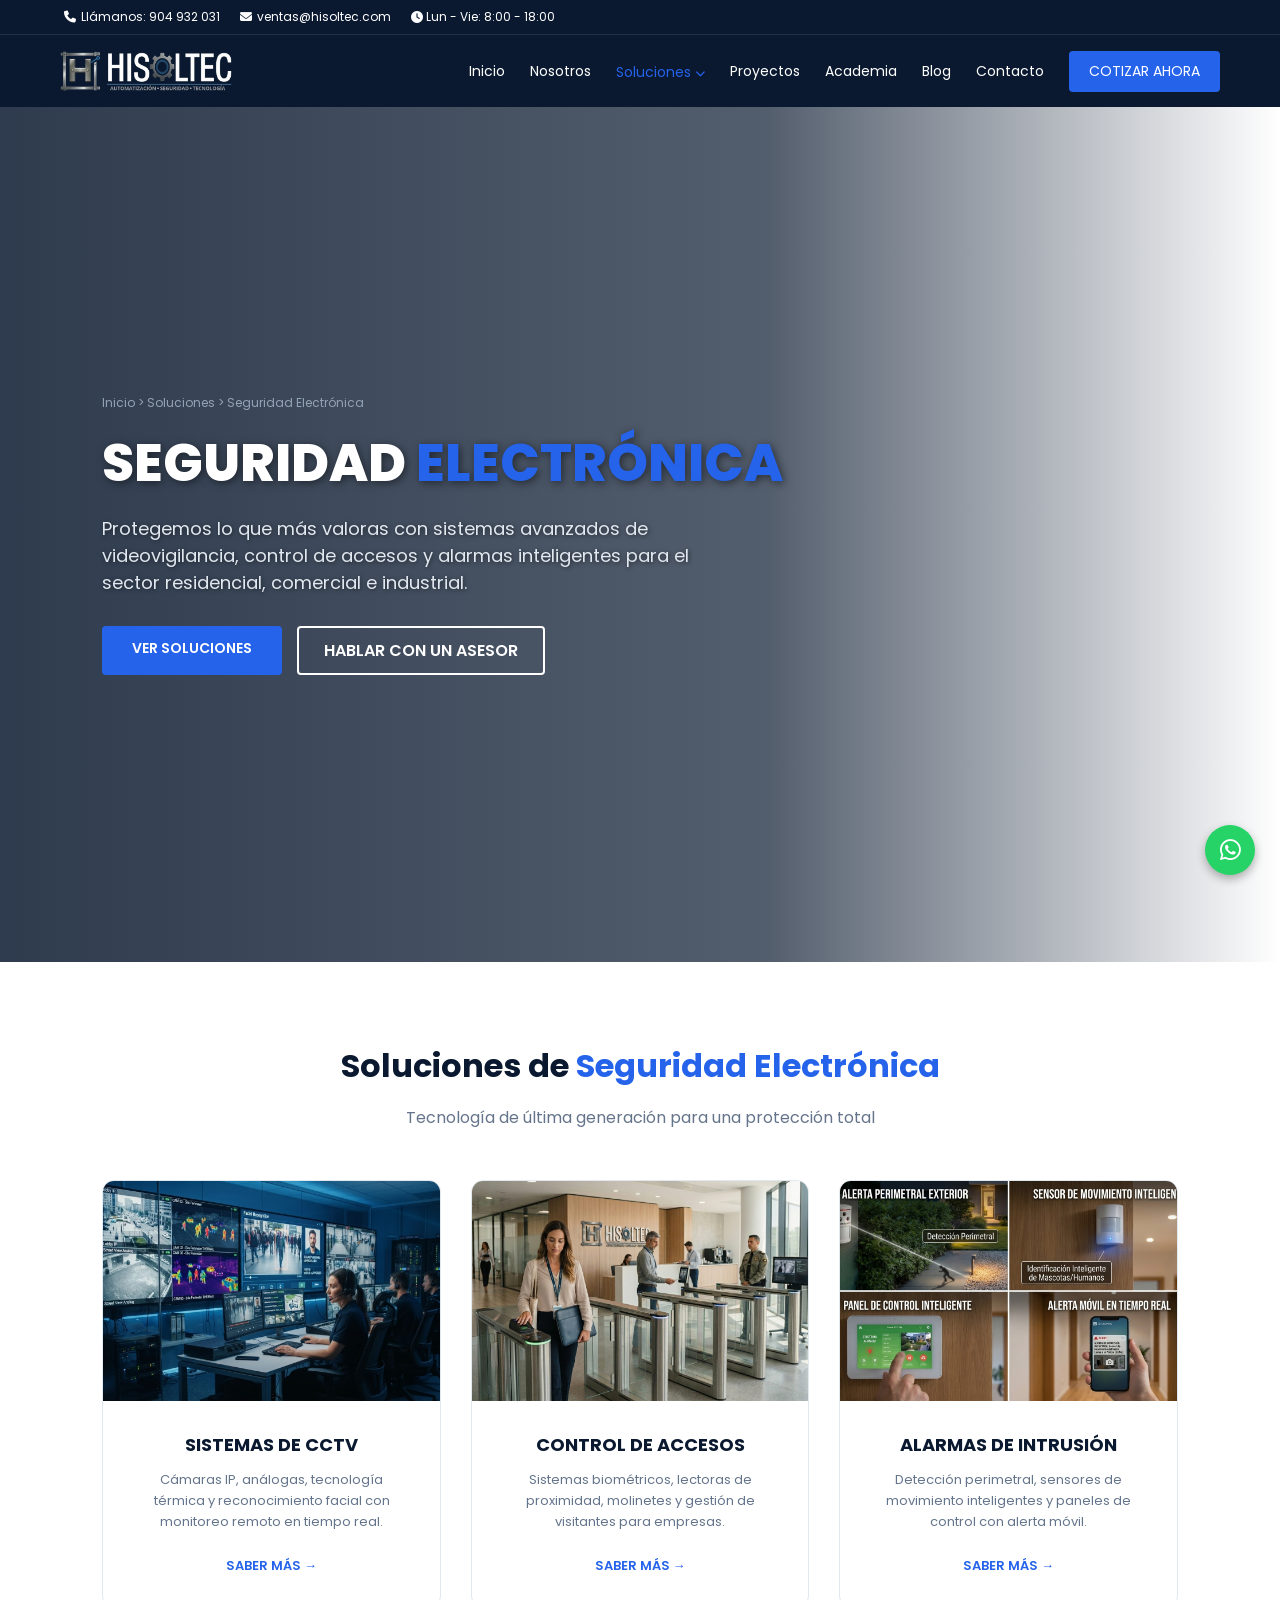
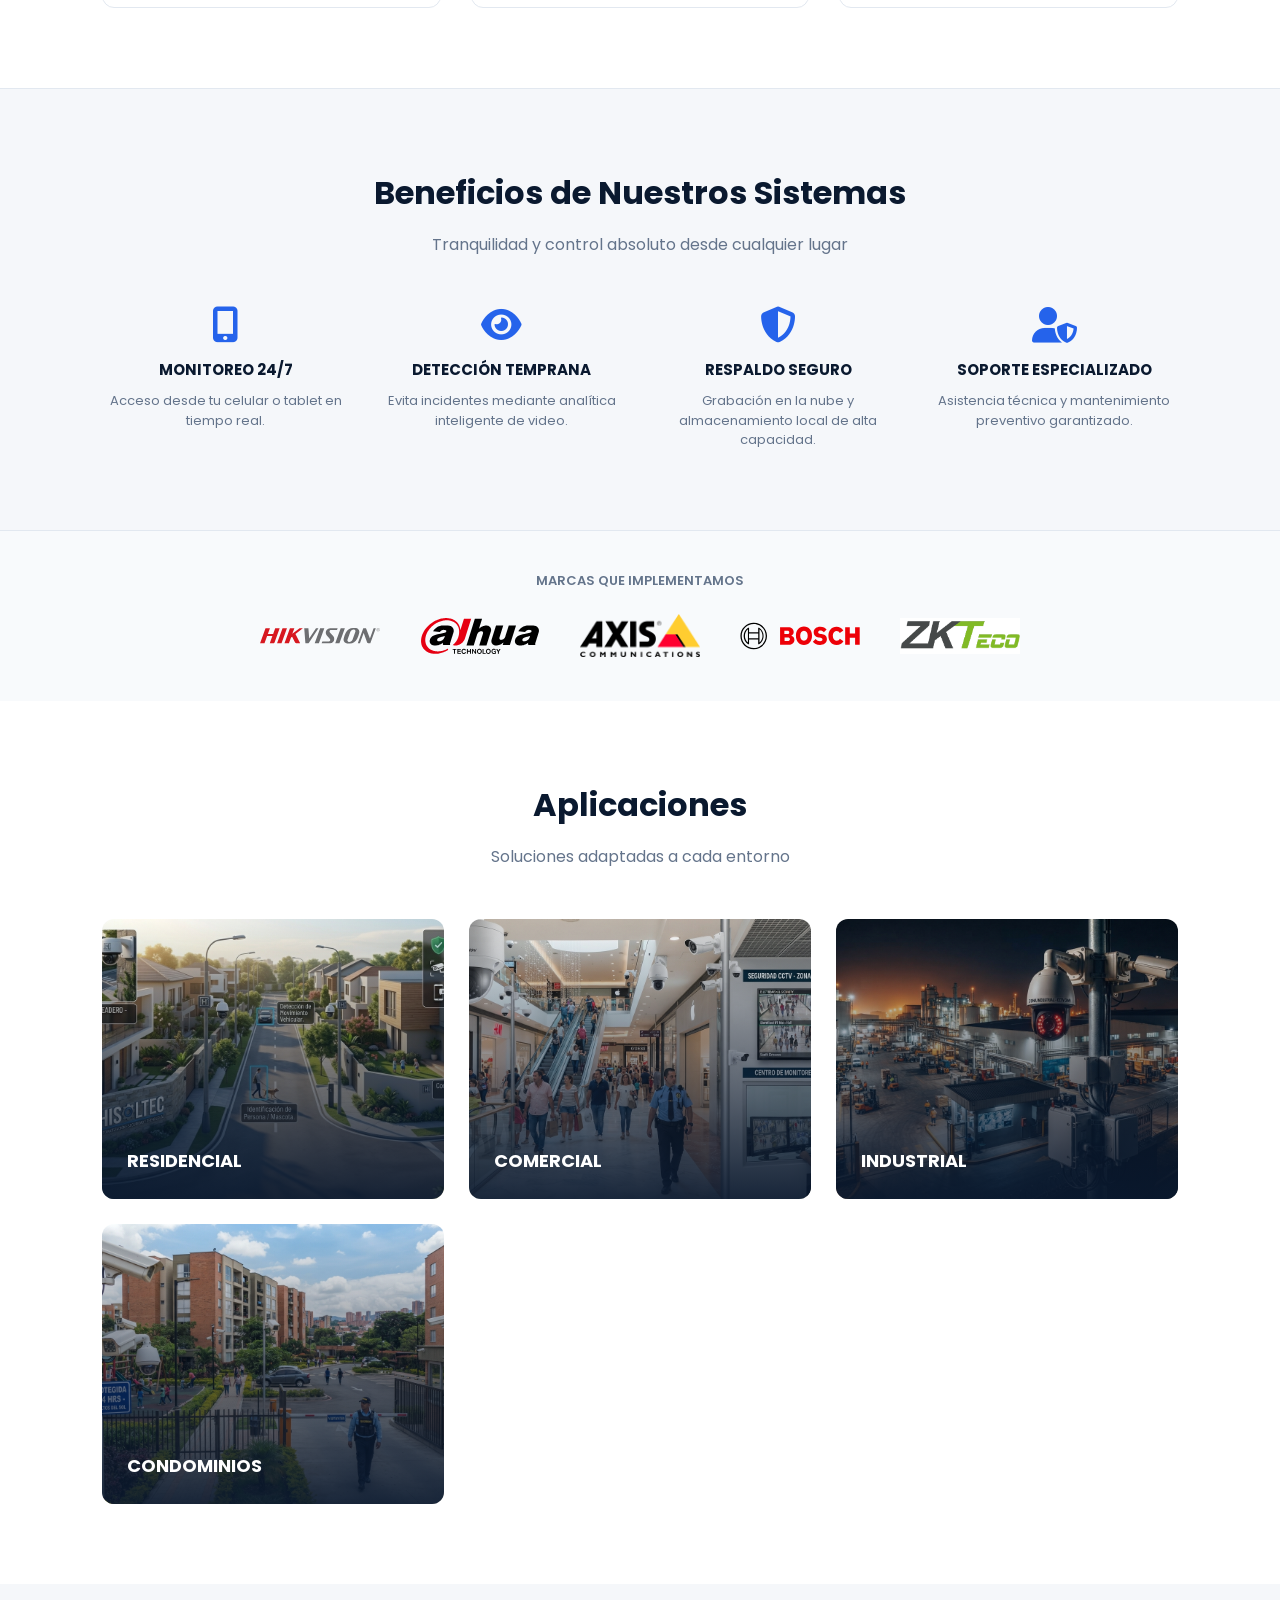
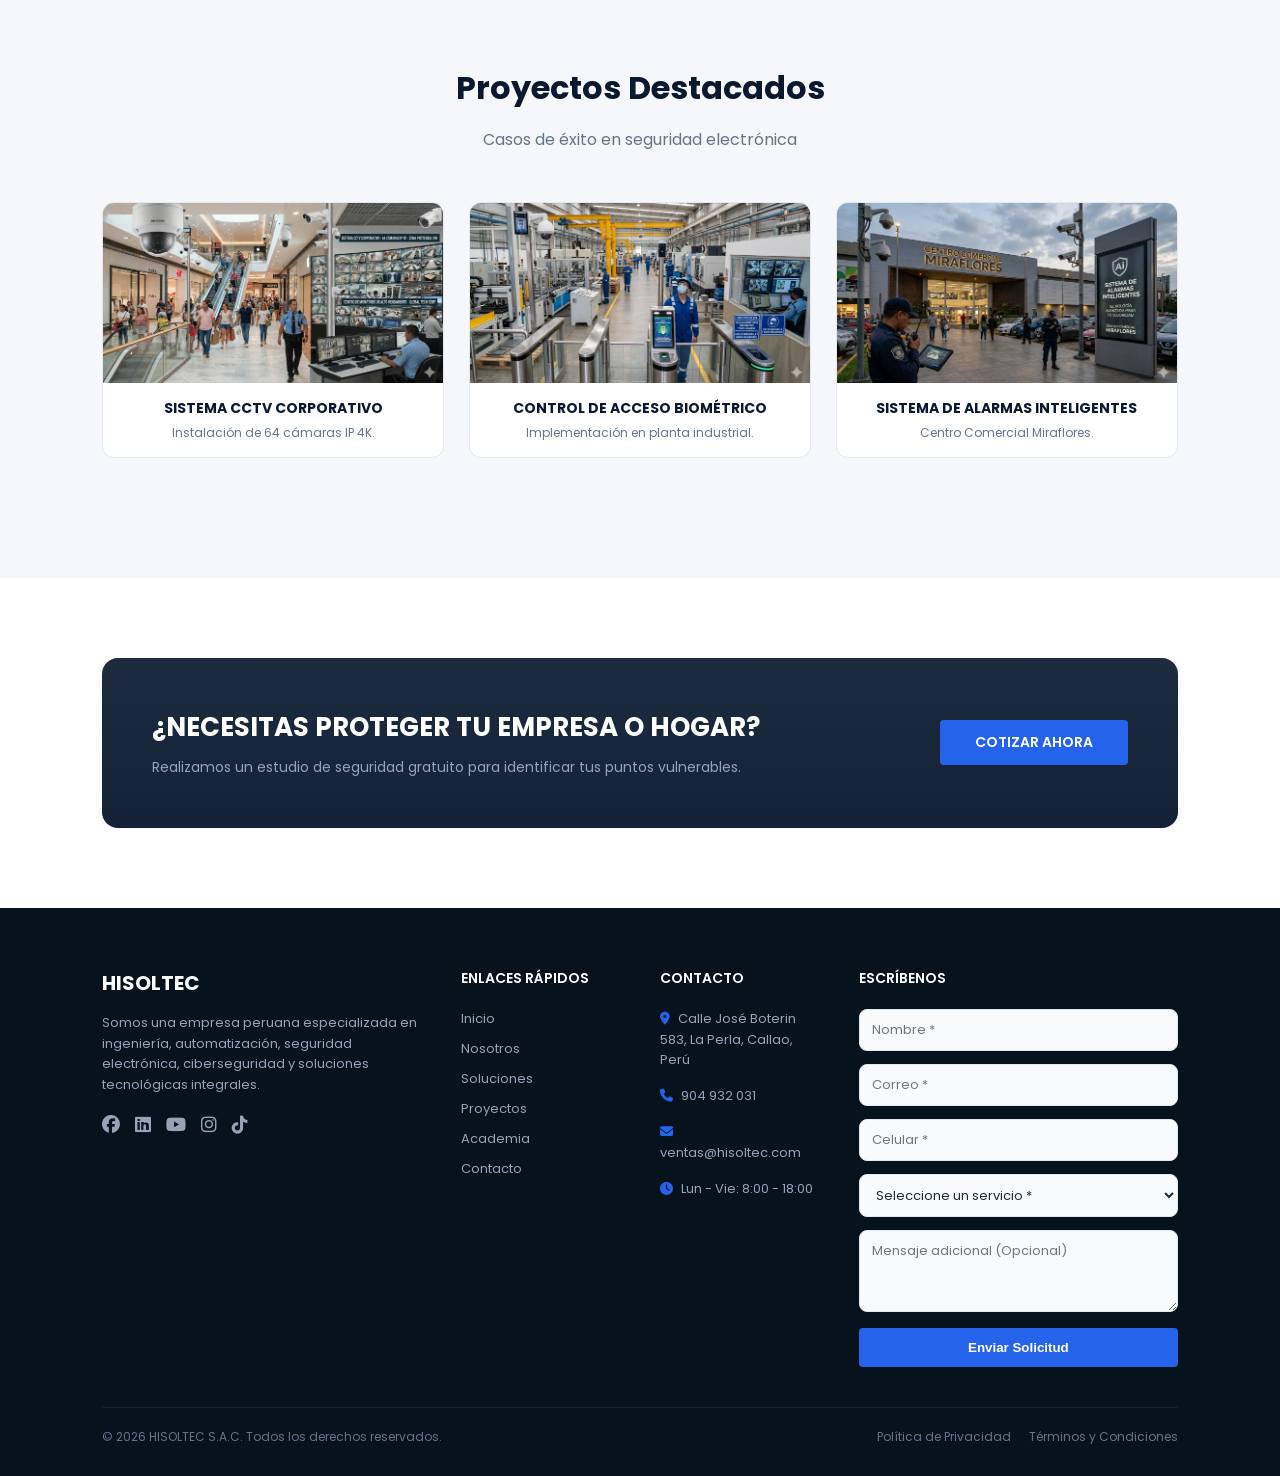
<file: seguridad-electronica.html>
<!DOCTYPE html>
<html lang="es">
<head>
    <meta charset="UTF-8">
    <title>HISOLTEC | Seguridad Electrónica - CCTV, Control de Accesos y Alarmas</title>
    <meta name="viewport" content="width=device-width, initial-scale=1.0">
    <meta name="description" content="Soluciones en seguridad electrónica: CCTV, control de accesos, biometría, alarmas inteligentes y monitoreo 24/7. Hisoltec, tu aliado en protección.">
    
    <link rel="icon" type="image/png" sizes="32x32" href="favicon_sin_fondo_hst.PNG">
    <link rel="preconnect" href="https://fonts.googleapis.com">
    <link rel="preconnect" href="https://fonts.gstatic.com" crossorigin>
    <link href="https://fonts.googleapis.com/css2?family=Poppins:wght@400;500;600;700;800&display=swap" rel="stylesheet">
    <link rel="stylesheet" href="https://cdnjs.cloudflare.com/ajax/libs/font-awesome/6.4.0/css/all.min.css">
    
    <style>
        /* ===== VARIABLES (HEREDADAS DEL INDEX) ===== */
        :root {
            --primary-dark: #0A192F;
            --electric-blue: #2563EB;
            --accent-green: #00C853;
            --bg-light: #F5F7FA;
            --white: #FFFFFF;
            --text-muted: #64748B;
            --border-color: #E2E8F0;
        }

        * {
            box-sizing: border-box;
            margin: 0;
            padding: 0;
        }

        html {
            scroll-behavior: smooth;
        }

        body {
            font-family: 'Poppins', sans-serif;
            background-color: var(--white);
            color: var(--primary-dark);
            overflow-x: hidden;
        }

        /* TOP BAR INFO */
        .top-bar {
            background-color: var(--primary-dark);
            color: var(--white);
            font-size: 12px;
            padding: 8px 5%;
            display: flex;
            justify-content: space-between;
            align-items: center;
            border-bottom: 1px solid rgba(255,255,255,0.1);
        }

        .top-bar-info {
            display: flex;
            gap: 20px;
        }

        .top-bar-info a {
            color: var(--white);
            text-decoration: none;
            display: flex;
            align-items: center;
            gap: 5px;
        }

        /* HEADER NAV */
        nav {
            background-color: var(--primary-dark);
            padding: 0px clamp(16px, 5%, 60px);
            height: 72px;
            position: sticky;
            top: 0;
            z-index: 1000;
            display: flex;
            justify-content: space-between;
            align-items: center;
        }

        .logo img {
            height: 40px;
            display: block;
        }

        .menu-desktop {
            display: flex;
            align-items: center;
            gap: 25px;
        }

        .menu-desktop a {
            color: var(--white);
            text-decoration: none;
            font-size: 14px;
            font-weight: 400;
            transition: color 0.3s;
        }

        .menu-desktop a:hover, .menu-desktop a.active {
            color: var(--electric-blue);
        }

        .dropdown {
            position: relative;
        }
        .dropdown-menu {
            position: absolute;
            top: 100%;
            left: 0;
            background: var(--primary-dark);
            border: 1px solid rgba(255,255,255,0.1);
            display: none;
            flex-direction: column;
            width: 240px;
            padding: 10px 0;
            box-shadow: 0 10px 15px rgba(0,0,0,0.3);
            z-index: 1001;
        }
        .dropdown:hover .dropdown-menu {
            display: flex;
        }
        .dropdown-menu a {
            padding: 10px 20px;
            font-size: 13px;
        }

        .btn-cotizar {
            background-color: var(--electric-blue);
            color: var(--white);
            padding: 10px 20px;
            border-radius: 4px;
            text-decoration: none;
            font-weight: 600;
            font-size: 14px;
            transition: background 0.3s;
        }

        .btn-cotizar:hover {
            background-color: #1d4ed8;
        }

        .hamburger {
            display: none;
            color: var(--white);
            font-size: 24px;
            cursor: pointer;
        }

        /* ===== HERO SEGURIDAD ELECTRÓNICA ===== */
        .hero-security {
            background: linear-gradient(90deg, rgba(10,25,47,0.85) 0%, rgba(10,25,47,0.7) 60%, rgba(10,25,47,0) 100%), url('https://images.unsplash.com/photo-1557597774-9d273605dfa9?q=80&w=2000&auto=format') center/cover no-repeat;
            min-height: 95vh;
            display: flex;
            flex-direction: column;
            justify-content: center;
            padding: 0 8%;
            color: var(--white);
        }

        .breadcrumbs {
            font-size: 12px;
            color: #94A3B8;
            margin-bottom: 20px;
        }

        .breadcrumbs a {
            color: #94A3B8;
            text-decoration: none;
        }

        .hero-security h1 {
            font-size: 52px;
            font-weight: 800;
            max-width: 700px;
            line-height: 1.2;
            margin-bottom: 20px;
            text-shadow: 2px 2px 8px rgba(0,0,0,0.5);
        }

        .hero-security h1 span {
            color: var(--electric-blue);
        }

        .hero-security p {
            font-size: 18px;
            color: #E2E8F0;
            max-width: 600px;
            margin-bottom: 30px;
            text-shadow: 1px 1px 4px rgba(0,0,0,0.5);
        }

        .hero-btns {
            display: flex;
            gap: 15px;
            flex-wrap: wrap;
        }

        .btn-outline {
            border: 2px solid var(--white);
            color: var(--white);
            padding: 10px 25px;
            border-radius: 4px;
            text-decoration: none;
            font-weight: 600;
            transition: all 0.3s;
        }

        .btn-outline:hover {
            background: var(--white);
            color: var(--primary-dark);
        }

        /* ===== SECCIONES COMUNES ===== */
        section {
            padding: 80px 8%;
        }

        .section-title {
            text-align: center;
            font-size: 32px;
            font-weight: 700;
            margin-bottom: 15px;
        }

        .section-subtitle {
            text-align: center;
            color: var(--text-muted);
            margin-bottom: 50px;
            font-size: 16px;
        }

        /* ===== SECURITY GRID ===== */
        .security-grid {
            display: grid;
            grid-template-columns: repeat(auto-fit, minmax(320px, 1fr));
            gap: 30px;
        }

        .security-card {
            background: var(--white);
            border: 1px solid var(--border-color);
            border-radius: 12px;
            overflow: hidden;
            transition: transform 0.3s, box-shadow 0.3s;
        }

        .security-card:hover {
            transform: translateY(-8px);
            box-shadow: 0 15px 30px rgba(0,0,0,0.1);
            border-color: var(--electric-blue);
        }

        .card-img {
            height: 220px;
            background-size: cover;
            background-position: center;
        }

        .card-body {
            padding: 30px;
            text-align: center;
        }

        .card-body h3 {
            font-size: 18px;
            text-transform: uppercase;
            margin-bottom: 12px;
            font-weight: 700;
        }

        .card-body p {
            font-size: 13px;
            color: var(--text-muted);
            line-height: 1.6;
            margin-bottom: 20px;
        }

        .card-link {
            color: var(--electric-blue);
            text-decoration: none;
            font-size: 13px;
            font-weight: 600;
            text-transform: uppercase;
            transition: 0.2s;
        }

        .card-link:hover {
            letter-spacing: 0.5px;
        }

        /* ===== BENEFITS ===== */
        .benefits-bg {
            background-color: var(--bg-light);
            border-top: 1px solid var(--border-color);
            border-bottom: 1px solid var(--border-color);
        }

        .benefits-grid {
            display: grid;
            grid-template-columns: repeat(auto-fit, minmax(220px, 1fr));
            gap: 30px;
            text-align: center;
        }

        .benefit-item i {
            font-size: 36px;
            color: var(--electric-blue);
            margin-bottom: 15px;
        }

        .benefit-item h4 {
            font-size: 15px;
            text-transform: uppercase;
            margin-bottom: 10px;
            font-weight: 700;
        }

        .benefit-item p {
            font-size: 13px;
            color: var(--text-muted);
            line-height: 1.5;
        }

        /* ===== BRANDS ===== */
        .brands-bar {
            padding: 50px 8%;
            text-align: center;
        }

        .brands-bar p {
            font-size: 13px;
            font-weight: 600;
            color: var(--text-muted);
            text-transform: uppercase;
            letter-spacing: 2px;
            margin-bottom: 25px;
        }

        .brands-flex {
            display: flex;
            justify-content: center;
            align-items: center;
            gap: 45px;
            flex-wrap: wrap;
        }

        .brands-flex span {
            font-weight: 600;
            font-size: 14px;
            color: #1e293b;
            background: white;
            padding: 8px 20px;
            border-radius: 40px;
            border: 1px solid #e2e8f0;
            letter-spacing: 0.5px;
        }

        /* ===== APPLICATIONS ===== */
        .apps-grid {
            display: grid;
            grid-template-columns: repeat(auto-fit, minmax(260px, 1fr));
            gap: 25px;
        }

        .app-card {
            border-radius: 12px;
            overflow: hidden;
            position: relative;
            height: 280px;
            background-size: cover;
            background-position: center;
            transition: transform 0.3s;
        }

        .app-card:hover {
            transform: translateY(-5px);
        }

        .app-overlay {
            position: absolute;
            inset: 0;
            background: linear-gradient(transparent, rgba(10,25,47,0.92));
            display: flex;
            align-items: flex-end;
            padding: 25px;
            color: white;
        }

        .app-overlay h4 {
            font-size: 18px;
            text-transform: uppercase;
            font-weight: 700;
        }

        /* ===== PROYECTOS ===== */
        .proyectos-grid {
            display: grid;
            grid-template-columns: repeat(auto-fit, minmax(260px, 1fr));
            gap: 25px;
            margin-bottom: 40px;
        }

        .proyecto-card {
            background: var(--white);
            border: 1px solid var(--border-color);
            border-radius: 12px;
            overflow: hidden;
            transition: transform 0.3s;
        }

        .proyecto-card:hover {
            transform: translateY(-5px);
            box-shadow: 0 10px 20px rgba(0,0,0,0.08);
        }

        .proyecto-img {
            height: 180px;
            background-size: cover;
            background-position: center;
        }

        .proyecto-info {
            padding: 15px;
            text-align: center;
        }

        .proyecto-info h4 {
            font-size: 14px;
            font-weight: 700;
            text-transform: uppercase;
            margin-bottom: 5px;
        }

        .proyecto-info p {
            font-size: 12px;
            color: var(--text-muted);
        }

        .center-btn {
            display: flex;
            justify-content: center;
        }

        /* ===== CTA BOX ===== */
        .cta-security-box {
            background: linear-gradient(rgba(10,25,47,0.92), rgba(10,25,47,0.96)), url('https://images.unsplash.com/photo-1550751827-4bd374c3f58b?q=80&w=2000&auto=format') center/cover;
            border-radius: 16px;
            padding: 50px;
            color: var(--white);
            display: flex;
            justify-content: space-between;
            align-items: center;
            gap: 40px;
            flex-wrap: wrap;
        }

        .cta-content h2 {
            font-size: 26px;
            font-weight: 700;
            margin-bottom: 10px;
        }

        .cta-content p {
            font-size: 14px;
            color: #94A3B8;
        }

        /* ===== FOOTER (HEREDADO DEL INDEX) ===== */
        .main-footer {
            background-color: #06131D;
            color: var(--white);
            padding: 60px 8% 30px 8%;
            font-size: 13px;
        }

        .footer-grid {
            display: grid;
            grid-template-columns: 2fr 1fr 1fr 2fr;
            gap: 40px;
            border-bottom: 1px solid rgba(255,255,255,0.05);
            padding-bottom: 40px;
        }

        .footer-col h4 {
            font-size: 14px;
            font-weight: 600;
            margin-bottom: 20px;
            text-transform: uppercase;
            color: var(--white);
        }

        .footer-col p {
            color: #94A3B8;
            line-height: 1.6;
            margin-bottom: 15px;
        }

        .footer-col ul {
            list-style: none;
        }

        .footer-col ul li {
            margin-bottom: 10px;
        }

        .footer-col ul li a {
            color: #94A3B8;
            text-decoration: none;
            transition: color 0.2s;
        }

        .footer-col ul li a:hover {
            color: var(--electric-blue);
        }

        .social-icons {
            display: flex;
            gap: 15px;
            margin-top: 15px;
        }

        .social-icons a {
            color: #94A3B8;
            font-size: 18px;
            transition: color 0.2s;
        }

        .social-icons a:hover {
            color: var(--electric-blue);
        }

        .footer-form input, .footer-form select, .footer-form textarea {
            width: 100%;
            background: #f8fafc;
            border: 1px solid #e2e8f0;
            padding: 10px 12px;
            border-radius: 8px;
            color: #1e293b;
            margin-bottom: 10px;
            font-family: inherit;
            font-size: 13px;
        }

        .footer-form select option {
            background: #f8fafc;
            color: #1e293b;
        }

        .footer-form button {
            background: var(--electric-blue);
            color: var(--white);
            border: none;
            width: 100%;
            padding: 12px;
            border-radius: 4px;
            font-weight: 600;
            cursor: pointer;
            transition: background 0.3s;
        }

        .footer-form button:hover {
            background: #1d4ed8;
        }

        .error-msg {
            color: #EF4444;
            font-size: 11px;
            margin-top: -5px;
            margin-bottom: 8px;
        }

        .footer-bottom {
            display: flex;
            justify-content: space-between;
            padding-top: 20px;
            color: #64748B;
            font-size: 12px;
        }

        .footer-bottom a {
            color: #64748B;
            text-decoration: none;
            margin-left: 15px;
            cursor: pointer;
        }

        /* ===== WHATSAPP ===== */
        .whatsapp-float {
            position: fixed;
            bottom: 25px;
            right: 25px;
            background-color: #25D366;
            color: white;
            width: 50px;
            height: 50px;
            border-radius: 50%;
            display: flex;
            align-items: center;
            justify-content: center;
            font-size: 24px;
            box-shadow: 0 4px 10px rgba(0,0,0,0.3);
            z-index: 2000;
            text-decoration: none;
        }

        /* ===== MENÚ MÓVIL ===== */
        /* MENÚ MÓVIL LATERAL - CORREGIDO: Academia sin submenú, Soluciones CON submenú, y agregado HISOLTEC */
        .mobile-menu-panel {
            position: fixed;
            top: 0;
            right: -100%;
            width: 240px;
            height: 100vh;
            background: rgba(15,18,22,0.7);
            backdrop-filter: blur(2px);
            /*-webkit-backdrop-filter: blur(4px);*/
            z-index: 3000;
            transition: right 0.4s cubic-bezier(0.1, 1, 0.1, 1);
            padding: 30px 20px;
            box-shadow: -5px 0 25px rgba(0,0,0,0.4);
            display: flex;
            flex-direction: column;
        }

        .mobile-menu-panel.open {
            right: 0;
        }

        .mobile-header {
            display: flex;
            justify-content: space-between;
            align-items: center;
            margin-bottom: 30px;
            padding-bottom: 15px;
            border-bottom: 1px solid rgba(255,255,255,0.1);
        }

        .mobile-header h3 {
            color: var(--white);
            font-size: 20px;
            font-weight: 700;
        }

        .close-panel {
            color: var(--white);
            font-size: 24px;
            cursor: pointer;
        }

        .mobile-links {
            display: flex;
            flex-direction: column;
            gap: 5px;
        }

        .mobile-link-item {
            display: flex;
            justify-content: space-between;
            align-items: center;
            color: var(--white);
            text-decoration: none;
            font-size: 16px;
            font-weight: 600;
            padding: 12px 0;
            cursor: pointer;
            border-bottom: 1px solid rgba(255,255,255,0.1);
        }

        .mobile-simple-link {
            color: var(--white);
            text-decoration: none;
            font-size: 16px;
            font-weight: 600;
            padding: 12px 0;
            display: block;
            border-bottom: 1px solid rgba(255,255,255,0.1);
        }

        .mobile-submenu {
            display: none;
            flex-direction: column;
            padding-left: 20px;
            margin-bottom: 10px;
            border-left: 2px solid var(--electric-blue);
        }

        .mobile-submenu.open {
            display: flex;
        }

        .mobile-submenu a {
            color: #CBD5E1;
            text-decoration: none;
            font-size: 13px;
            padding: 8px 0;
        }

        .toggle-icon {
            font-size: 12px;
            transition: transform 0.2s;
        }

        .mobile-link-item.open .toggle-icon {
            transform: rotate(180deg);
        }

        .mobile-menu-panel .btn-cotizar {
            margin-top: 30px;
            text-align: center;
        }

        .overlay-bg {
            position: fixed;
            top: 0;
            left: 0;
            width: 100vw;
            height: 100vh;
            background: rgba(0,0,0,0.5);
            z-index: 2500;
            display: none;
        }

        /* ===== TOAST ===== */
        .toast-notification {
            position: fixed;
            top: 30px;
            left: 50%;
            transform: translateX(-50%);
            background: var(--accent-green);
            color: white;
            padding: 12px 25px;
            border-radius: 4px;
            font-weight: 600;
            z-index: 4000;
            opacity: 0;
            visibility: hidden;
            transition: 0.3s;
            font-size: 14px;
        }
        .toast-notification.show {
            opacity: 1;
            visibility: visible;
        }

        /* ===== MODAL ===== */
        .modal {
            display: none;
            position: fixed;
            top: 0;
            left: 0;
            width: 100%;
            height: 100%;
            background: rgba(0, 0, 0, 0.85);
            backdrop-filter: blur(5px);
            z-index: 5000;
            justify-content: center;
            align-items: center;
        }

        .modal-content {
            background: white;
            width: 90%;
            max-width: 700px;
            max-height: 85vh;
            border-radius: 20px;
            overflow: hidden;
            animation: modalFadeIn 0.3s ease;
        }

        @keyframes modalFadeIn {
            from { opacity: 0; transform: translateY(-30px); }
            to { opacity: 1; transform: translateY(0); }
        }

        .modal-header {
            background: var(--primary-dark);
            color: white;
            padding: 20px 25px;
            display: flex;
            justify-content: space-between;
            align-items: center;
        }

        .modal-header h3 {
            margin: 0;
            font-size: 20px;
        }

        .modal-close {
            background: none;
            border: none;
            color: white;
            font-size: 28px;
            cursor: pointer;
        }

        .modal-body {
            padding: 25px;
            overflow-y: auto;
            max-height: calc(85vh - 70px);
        }

        .modal-body h4 {
            color: #0A192F;
            margin: 20px 0 10px 0;
            font-size: 16px;
        }

        .modal-body p {
            color: #64748B;
            line-height: 1.6;
            font-size: 14px;
            margin-bottom: 12px;
        }

        /* ===== RESPONSIVE ===== */
        @media (max-width: 1024px) {
            .footer-grid {
                grid-template-columns: 1fr 1fr;
            }
            .cta-security-box {
                flex-direction: column;
                text-align: center;
                padding: 40px;
            }
        }

        @media (max-width: 1050px){
            nav{
                height: 56px;
            }
            .menu-desktop, .top-bar {
                display: none;
            }
            .hamburger {
                display: block;
            }
            .hero-security h1 {
                font-size: 32px;
            }
            .footer-grid {
                grid-template-columns: 1fr;
            }
            .footer-bottom {
                flex-direction: column;
                gap: 10px;
                text-align: center;
            }
            .hero-content{
                padding-top: 120px;
            }
            section {
                padding: 60px 5%;
            }
        }
        /* MARCAS / TECNOLOGÍAS - CON LOGOS SVG */
        .brands-container {
            background-color: #F8FAFC;
            padding: 40px 5%;
            text-align: center;
        }

        .brands-container h2{
            font-size: 28px;
            color: #0A192F;
            margin-bottom: 40px;
        }

        .brands-slider {
            display: flex;
            justify-content: center;
            align-items: center;
            gap: 40px;
            flex-wrap: wrap;
            margin-top: 20px;
        }

        .brand-logo {
            height: 50px;
            width: auto;
            max-width: 120px;
            object-fit: contain;
            transition: all 0.3s ease;
        }

        .brand-logo:hover {
            transform: scale(1.08);
        }
    </style>
</head>
<body>

    <div class="overlay-bg" id="overlayBg" onclick="closeMobileMenu()"></div>
    <div class="toast-notification" id="toastSuccess"><i class="fas fa-check-circle"></i> ¡Su solicitud fue enviada con éxito!</div>

    <!-- TOP BAR -->
    <div class="top-bar">
        <div class="top-bar-info">
            <a href="tel:904932031"><i class="fas fa-phone"></i> Llámanos: 904 932 031</a>
            <a href="mailto:ventas@hisoltec.com"><i class="fas fa-envelope"></i> ventas@hisoltec.com</a>
            <span><i class="fas fa-clock"></i> Lun - Vie: 8:00 - 18:00</span>
        </div>
    </div>

    <!-- NAVBAR -->
    <nav>
        <div class="logo">
            <img src="Logo_hisoltec_blanco.png" alt="HISOLTEC LOGO">
        </div>
        <div class="menu-desktop">
            <a href="seguridad-electronica.html">Inicio</a>
            <a href="#nosotros">Nosotros</a>
            <div class="dropdown">
                <a href="#" class="active">Soluciones <i class="fas fa-chevron-down" style="font-size:10px;"></i></a>
                <div class="dropdown-menu">
                    <a href="automatizacion.html">Automatización Industrial</a>
                    <a href="iot.html">IoT y Soluciones Inteligentes</a>
                    <a href="ciberseguridad.html">Ciberseguridad IT/OT</a>
                    <a href="seguridad-electronica.html">Seguridad Electrónica</a>
                    <a href="metalmecanica.html">Metalmecánica y Accesos</a>
                </div>
            </div>
            <a href="#proyectos">Proyectos</a>
            <a href="cursos.html">Academia</a>
            <a href="#blog">Blog</a>
            <a href="#contacto">Contacto</a>
            <a href="#formulario" class="btn-cotizar">COTIZAR AHORA</a>
        </div>
        <div class="hamburger" onclick="openMobileMenu()">
            <i class="fas fa-bars"></i>
        </div>
    </nav>

    <!-- MENÚ MÓVIL -->
    <div class="mobile-menu-panel" id="mobilePanel">
        <div class="mobile-header">
            <h3>HISOLTEC</h3>
            <div class="close-panel" onclick="closeMobileMenu()">
                <i class="fas fa-times"></i>
            </div>
        </div>
        <div class="mobile-links">
            <a href="seguridad-electronica.html" class="mobile-simple-link" onclick="closeMobileMenu()">Inicio</a>
            <a href="#nosotros" class="mobile-simple-link" onclick="closeMobileMenu()">Nosotros</a>
            <div class="mobile-link-item" onclick="toggleSubmenu('submenuSoluciones', this)">
                <span>Soluciones</span>
                <i class="fas fa-chevron-down toggle-icon"></i>
            </div>
            <div class="mobile-submenu" id="submenuSoluciones">
                <a href="automatizacion.html" onclick="closeMobileMenu()">Automatización Industrial</a>
                <a href="iot.html" onclick="closeMobileMenu()">IoT y Soluciones Inteligentes</a>
                <a href="ciberseguridad.html" onclick="closeMobileMenu()">Ciberseguridad IT/OT</a>
                <a href="seguridad-electronica.html" onclick="closeMobileMenu()">Seguridad Electrónica</a>
                <a href="metalmecanica.html" onclick="closeMobileMenu()">Metalmecánica y Accesos</a>
            </div>
            <a href="#proyectos" class="mobile-simple-link" onclick="closeMobileMenu()">Proyectos</a>
            <a href="cursos.html" class="mobile-simple-link" onclick="closeMobileMenu()">Academia</a>
            <a href="#blog" class="mobile-simple-link" onclick="closeMobileMenu()">Blog</a>
            <a href="#contacto" class="mobile-simple-link" onclick="closeMobileMenu()">Contacto</a>
        </div>
        <a href="#formulario" class="btn-cotizar" onclick="closeMobileMenu()">COTIZAR AHORA</a>
    </div>

    <!-- HERO SEGURIDAD ELECTRÓNICA -->
    <header class="hero-security">
        <div class="breadcrumbs"><a href="seguridad-electronica.html">Inicio</a> &gt; <a href="#soluciones">Soluciones</a> &gt; <span>Seguridad Electrónica</span></div>
        <h1>SEGURIDAD <span>ELECTRÓNICA</span></h1>
        <p>Protegemos lo que más valoras con sistemas avanzados de videovigilancia, control de accesos y alarmas inteligentes para el sector residencial, comercial e industrial.</p>
        <div class="hero-btns">
            <a href="#soluciones" class="btn-cotizar" style="padding: 12px 30px;">VER SOLUCIONES</a>
            <a href="#cotizar-footer" class="btn-outline">HABLAR CON UN ASESOR</a>
        </div>
    </header>

    <!-- SOLUCIONES -->
    <section id="soluciones">
        <h2 class="section-title">Soluciones de <span style="color: var(--electric-blue);">Seguridad Electrónica</span></h2>
        <p class="section-subtitle">Tecnología de última generación para una protección total</p>
        
        <div class="security-grid">
            <div class="security-card">
                <div class="card-img" style="background-image: url('monitoreo-cctv.png');"></div>
                <div class="card-body">
                    <h3>Sistemas de CCTV</h3>
                    <p>Cámaras IP, análogas, tecnología térmica y reconocimiento facial con monitoreo remoto en tiempo real.</p>
                    <a href="#cotizar-footer" class="card-link">Saber más →</a>
                </div>
            </div>
            <div class="security-card">
                <div class="card-img" style="background-image: url('control_accesos_hisoltec.png');"></div>
                <div class="card-body">
                    <h3>Control de Accesos</h3>
                    <p>Sistemas biométricos, lectoras de proximidad, molinetes y gestión de visitantes para empresas.</p>
                    <a href="#cotizar-footer" class="card-link">Saber más →</a>
                </div>
            </div>
            <div class="security-card">
                <div class="card-img" style="background-image: url('alarmas.png');"></div>
                <div class="card-body">
                    <h3>Alarmas de Intrusión</h3>
                    <p>Detección perimetral, sensores de movimiento inteligentes y paneles de control con alerta móvil.</p>
                    <a href="#cotizar-footer" class="card-link">Saber más →</a>
                </div>
            </div>
        </div>
    </section>

    <!-- BENEFICIOS -->
    <section class="benefits-bg">
        <h2 class="section-title">Beneficios de Nuestros Sistemas</h2>
        <p class="section-subtitle">Tranquilidad y control absoluto desde cualquier lugar</p>
        
        <div class="benefits-grid">
            <div class="benefit-item"><i class="fas fa-mobile-alt"></i><h4>Monitoreo 24/7</h4><p>Acceso desde tu celular o tablet en tiempo real.</p></div>
            <div class="benefit-item"><i class="fas fa-eye"></i><h4>Detección Temprana</h4><p>Evita incidentes mediante analítica inteligente de video.</p></div>
            <div class="benefit-item"><i class="fas fa-shield-alt"></i><h4>Respaldo Seguro</h4><p>Grabación en la nube y almacenamiento local de alta capacidad.</p></div>
            <div class="benefit-item"><i class="fas fa-user-shield"></i><h4>Soporte Especializado</h4><p>Asistencia técnica y mantenimiento preventivo garantizado.</p></div>
        </div>
    </section>

    <!-- MARCAS -->
    <!--<div class="brands-bar">
        <p>Marcas que implementamos</p>
        <div class="brands-flex">
            <span>HIKVISION</span>
            <span>dahua</span>
            <span>AXIS</span>
            <span>BOSCH</span>
            <span>ZKTECO</span>
        </div>
    </div>-->

<div class="brands-container">
        <p style="font-size: 13px; font-weight: 600; color: var(--text-muted); text-transform: uppercase; margin-bottom: 15px;">Marcas que Implementamos</p>
        <div class="brands-slider">
            <img src="hikvision-logo.svg" alt="Siemens" class="brand-logo">
            <img src="dahua.svg" alt="Rockwell" class="brand-logo">
            <img src="axis.png" alt="ABB" class="brand-logo">
            <img src="bosch.svg" alt="Schneider" class="brand-logo">
            <img src="zkteco.png" alt="Danfoss" class="brand-logo">
        </div>
    </div>    

    <!-- APLICACIONES -->
    <section>
        <h2 class="section-title">Aplicaciones</h2>
        <p class="section-subtitle">Soluciones adaptadas a cada entorno</p>
        
        <div class="apps-grid">
            <div class="app-card" style="background-image: url('cctv_residencial.png');">
                <div class="app-overlay"><h4>Residencial</h4></div>
            </div>
            <div class="app-card" style="background-image: url('cctv_comercial.png');">
                <div class="app-overlay"><h4>Comercial</h4></div>
            </div>
            <div class="app-card" style="background-image: url('cctv_industrial.png');">
                <div class="app-overlay"><h4>Industrial</h4></div>
            </div>
            <div class="app-card" style="background-image: url('cctv_condominios.png');">
                <div class="app-overlay"><h4>Condominios</h4></div>
            </div>
        </div>
    </section>

    <!-- PROYECTOS DESTACADOS -->
    <section style="background-color: var(--bg-light);">
        <h2 class="section-title">Proyectos Destacados</h2>
        <p class="section-subtitle">Casos de éxito en seguridad electrónica</p>
        
        <div class="proyectos-grid" id="proyectos">
            <div class="proyecto-card">
                <div class="proyecto-img" style="background-image: url('cctv_corporativo.png'); background-color: #ccc;"></div>
                <div class="proyecto-info">
                    <h4>Sistema CCTV Corporativo</h4>
                    <p>Instalación de 64 cámaras IP 4K.</p>
                </div>
            </div>
            <div class="proyecto-card">
                <div class="proyecto-img" style="background-image: url('biometrico.png'); background-color: #ccc;"></div>
                <div class="proyecto-info">
                    <h4>Control de Acceso Biométrico</h4>
                    <p>Implementación en planta industrial.</p>
                </div>
            </div>
            <div class="proyecto-card">
                <div class="proyecto-img" style="background-image: url('alarmas_intlignts.png'); background-color: #ccc;"></div>
                <div class="proyecto-info">
                    <h4>Sistema de Alarmas Inteligentes</h4>
                    <p>Centro Comercial Miraflores.</p>
                </div>
            </div>
        </div>
    </section>

    <!-- CTA BOX -->
    <section>
        <div class="cta-security-box">
            <div class="cta-content">
                <h2>¿NECESITAS PROTEGER TU EMPRESA O HOGAR?</h2>
                <p>Realizamos un estudio de seguridad gratuito para identificar tus puntos vulnerables.</p>
            </div>
            <a href="#formulario" class="btn-cotizar" style="padding: 12px 35px;">COTIZAR AHORA</a>
        </div>
    </section>

    <!-- FOOTER -->
    <footer class="main-footer" id="cotizar-footer">
        <div class="footer-grid">
            <div class="footer-col" id="nosotros">
                <h3 style="font-size: 20px; font-weight: 700; margin-bottom: 15px; color: var(--white);">HISOLTEC</h3>
                <p>Somos una empresa peruana especializada en ingeniería, automatización, seguridad electrónica, ciberseguridad y soluciones tecnológicas integrales.</p>
                <div class="social-icons">
                    <a href="https://www.facebook.com/profile.php?id=61583769705412"><i class="fab fa-facebook"></i></a>
                    <a href="https://www.linkedin.com/company/hisoltec-sac/"><i class="fab fa-linkedin"></i></a>
                    <a href="https://www.youtube.com/@HISOLTECSAC"><i class="fab fa-youtube"></i></a>
                    <a href="https://www.instagram.com/hisoltec_sac/"><i class="fab fa-instagram"></i></a>
                    <a href="https://www.tiktok.com/@hisoltec.sac"><i class="fab fa-tiktok"></i></a>
                </div>
            </div>
            <div class="footer-col">
                <h4>Enlaces Rápidos</h4>
                <ul>
                    <li><a href="seguridad-electronica.html">Inicio</a></li>
                    <li><a href="#nosotros">Nosotros</a></li>
                    <li><a href="#soluciones">Soluciones</a></li>
                    <li><a href="#proyectos">Proyectos</a></li>
                    <li><a href="cursos.html">Academia</a></li>
                    <li><a href="#contacto">Contacto</a></li>
                </ul>
            </div>
            <div class="footer-col" id="contacto">
                <h4>Contacto</h4>
                <p><i class="fas fa-map-marker-alt" style="color:var(--electric-blue); margin-right:5px;"></i> Calle José Boterin 583, La Perla, Callao, Perú</p>
                <p><i class="fas fa-phone" style="color:var(--electric-blue); margin-right:5px;"></i> 904 932 031</p>
                <p><i class="fas fa-envelope" style="color:var(--electric-blue); margin-right:5px;"></i> ventas@hisoltec.com</p>
                <p><i class="fas fa-clock" style="color:var(--electric-blue); margin-right:5px;"></i> Lun - Vie: 8:00 - 18:00</p>
            </div>
            <div class="footer-col" id="contacto">
                <h4>Escríbenos</h4>
                <form id="contactForm" class="footer-form" novalidate>
                    <input type="text" id="nombre" name="nombre" placeholder="Nombre *">
                    <div class="error-msg" id="error-nombre"></div>
                    <input type="email" id="correo" name="correo" placeholder="Correo *">
                    <div class="error-msg" id="error-correo"></div>
                    <input type="tel" id="celular" name="celular" placeholder="Celular *">
                    <div class="error-msg" id="error-celular"></div>
                    <select id="servicio" name="servicio">
                        <option value="">Seleccione un servicio *</option>
                        <option value="Automatización">Automatización Industrial</option>
                        <option value="IoT">IoT y Soluciones Inteligentes</option>
                        <option value="Ciberseguridad">Ciberseguridad IT/OT</option>
                        <option value="Seguridad Electronica">Seguridad Electrónica</option>
                        <option value="Metalmecanica">Metalmecánica y Accesos</option>
                    </select>
                    <div class="error-msg" id="error-servicio"></div>
                    <textarea id="mensaje" name="mensaje" rows="3" placeholder="Mensaje adicional (Opcional)"></textarea>
                    <button type="submit" id="submitBtn">Enviar Solicitud</button>
                </form>
            </div>
        </div>
        <div class="footer-bottom">
            <div>© 2026 HISOLTEC S.A.C. Todos los derechos reservados.</div>
            <div>
                <a href="javascript:void(0)" onclick="openModalPrivacidad()">Política de Privacidad</a>
                <a href="javascript:void(0)" onclick="openModalTerminos()">Términos y Condiciones</a>
            </div>
        </div>
    </footer>

    <a href="https://wa.me/51904932031" class="whatsapp-float" target="_blank"><i class="fab fa-whatsapp"></i></a>

    <!-- MODALES -->
    <div id="modalTerminos" class="modal">
        <div class="modal-content">
            <div class="modal-header"><h3>Términos y Condiciones</h3><button class="modal-close" onclick="closeModal()">&times;</button></div>
            <div class="modal-body">
                <p><strong>Última actualización:</strong> 2026</p><hr>
                <h4>1. Aceptación de los Términos</h4><p>Al acceder y utilizar el sitio web de HISOLTEC SAC, usted acepta cumplir con estos Términos y Condiciones.</p>
                <h4>2. Servicios</h4><p>HISOLTEC SAC ofrece servicios de automatización industrial, IoT, ciberseguridad IT/OT, seguridad electrónica y metalmecánica.</p>
                <h4>3. Cotizaciones y Presupuestos</h4><p>Las cotizaciones son referenciales. El presupuesto final será enviado por nuestro equipo comercial.</p>
                <h4>4. Propiedad Intelectual</h4><p>Todo el contenido es propiedad de HISOLTEC SAC.</p>
                <h4>5. Contacto</h4><p>Para consultas: ventas@hisoltec.com - 904 932 031</p>
                <hr><button class="btn-cotizar" onclick="closeModal()" style="margin-top: 10px;">Cerrar</button>
            </div>
        </div>
    </div>

    <div id="modalPrivacidad" class="modal">
        <div class="modal-content">
            <div class="modal-header"><h3>Política de Privacidad</h3><button class="modal-close" onclick="closeModalPrivacidad()">&times;</button></div>
            <div class="modal-body">
                <p><strong>Última actualización:</strong> 2026</p><hr>
                <h4>1. Información que Recopilamos</h4><p>Recopilamos nombre, correo, teléfono y servicio de interés.</p>
                <h4>2. Uso de la Información</h4><p>Usamos su información para responder consultas y enviar cotizaciones.</p>
                <h4>3. Protección de Datos</h4><p>Implementamos medidas de seguridad para proteger su información.</p>
                <h4>4. Contacto</h4><p>ventas@hisoltec.com - 904 932 031</p>
                <hr><button class="btn-cotizar" onclick="closeModalPrivacidad()" style="margin-top: 10px;">Cerrar</button>
            </div>
        </div>
    </div>

    <script>
        // Menú móvil
        const mobilePanel = document.getElementById('mobilePanel');
        const overlayBg = document.getElementById('overlayBg');
        
        function openMobileMenu() { mobilePanel.classList.add('open'); overlayBg.style.display = 'block'; }
        function closeMobileMenu() { mobilePanel.classList.remove('open'); overlayBg.style.display = 'none'; }
        
        function toggleSubmenu(submenuId, element) {
            const submenu = document.getElementById(submenuId);
            submenu.classList.toggle('open');
            element.classList.toggle('open');
        }
        
        // Modales
        function openModalTerminos() { document.getElementById('modalTerminos').style.display = 'flex'; document.body.style.overflow = 'hidden'; }
        function closeModal() { document.getElementById('modalTerminos').style.display = 'none'; document.body.style.overflow = 'auto'; }
        function openModalPrivacidad() { document.getElementById('modalPrivacidad').style.display = 'flex'; document.body.style.overflow = 'hidden'; }
        function closeModalPrivacidad() { document.getElementById('modalPrivacidad').style.display = 'none'; document.body.style.overflow = 'auto'; }
        
        window.onclick = function(event) {
            const modalTerminos = document.getElementById('modalTerminos');
            const modalPrivacidad = document.getElementById('modalPrivacidad');
            if (event.target === modalTerminos) closeModal();
            if (event.target === modalPrivacidad) closeModalPrivacidad();
        }
        
        // Formulario de contacto
        const contactForm = document.getElementById('contactForm');
        const submitBtn = document.getElementById('submitBtn');
        const toast = document.getElementById('toastSuccess');
        
        function setError(fieldId, message) { const errorDiv = document.getElementById(`error-${fieldId}`); if (errorDiv) errorDiv.textContent = message; }
        function clearErrors() { document.querySelectorAll('.error-msg').forEach(el => el.textContent = ''); }
        function isValidEmail(email) { return /^[^\s@]+@[^\s@]+\.[^\s@]+$/.test(email); }
        function isValidPhone(phone) { return /^9\d{8}$/.test(phone); }
        
        if (contactForm) {
            contactForm.addEventListener('submit', async function(e) {
                e.preventDefault();
                clearErrors();
                
                const nombre = document.getElementById('nombre')?.value.trim() || '';
                const correo = document.getElementById('correo')?.value.trim() || '';
                const celular = document.getElementById('celular')?.value.trim() || '';
                const servicio = document.getElementById('servicio')?.value || '';
                
                let hasErrors = false;
                if (!nombre) { setError('nombre', 'Por favor ingresa tu nombre.'); hasErrors = true; }
                if (!correo) { setError('correo', 'El correo electrónico es obligatorio.'); hasErrors = true; } 
                else if (!isValidEmail(correo)) { setError('correo', 'Ingresa un correo válido.'); hasErrors = true; }
                if (!celular) { setError('celular', 'El número de celular es obligatorio.'); hasErrors = true; } 
                else if (!isValidPhone(celular)) { setError('celular', 'Debe tener 9 dígitos y empezar con 9.'); hasErrors = true; }
                if (!servicio) { setError('servicio', 'Selecciona un servicio.'); hasErrors = true; }
                if (hasErrors) return;
                
                submitBtn.disabled = true;
                submitBtn.textContent = 'Enviando...';
                const formData = new FormData(contactForm);
                try {
                    const response = await fetch('https://formspree.io/f/xpqyjqoe', { method: 'POST', body: formData, headers: { 'Accept': 'application/json' } });
                    if (response.ok) {
                        contactForm.reset();
                        toast.classList.add('show');
                        setTimeout(() => { toast.classList.remove('show'); }, 4000);
                    } else { alert('Hubo un problema al enviar el mensaje. Intente de nuevo.'); }
                } catch (error) { alert('Error de conexión. Verifique su internet.'); }
                finally { submitBtn.disabled = false; submitBtn.textContent = 'Enviar Solicitud'; }
            });
        }
    </script>
</body>
</html>
</file>
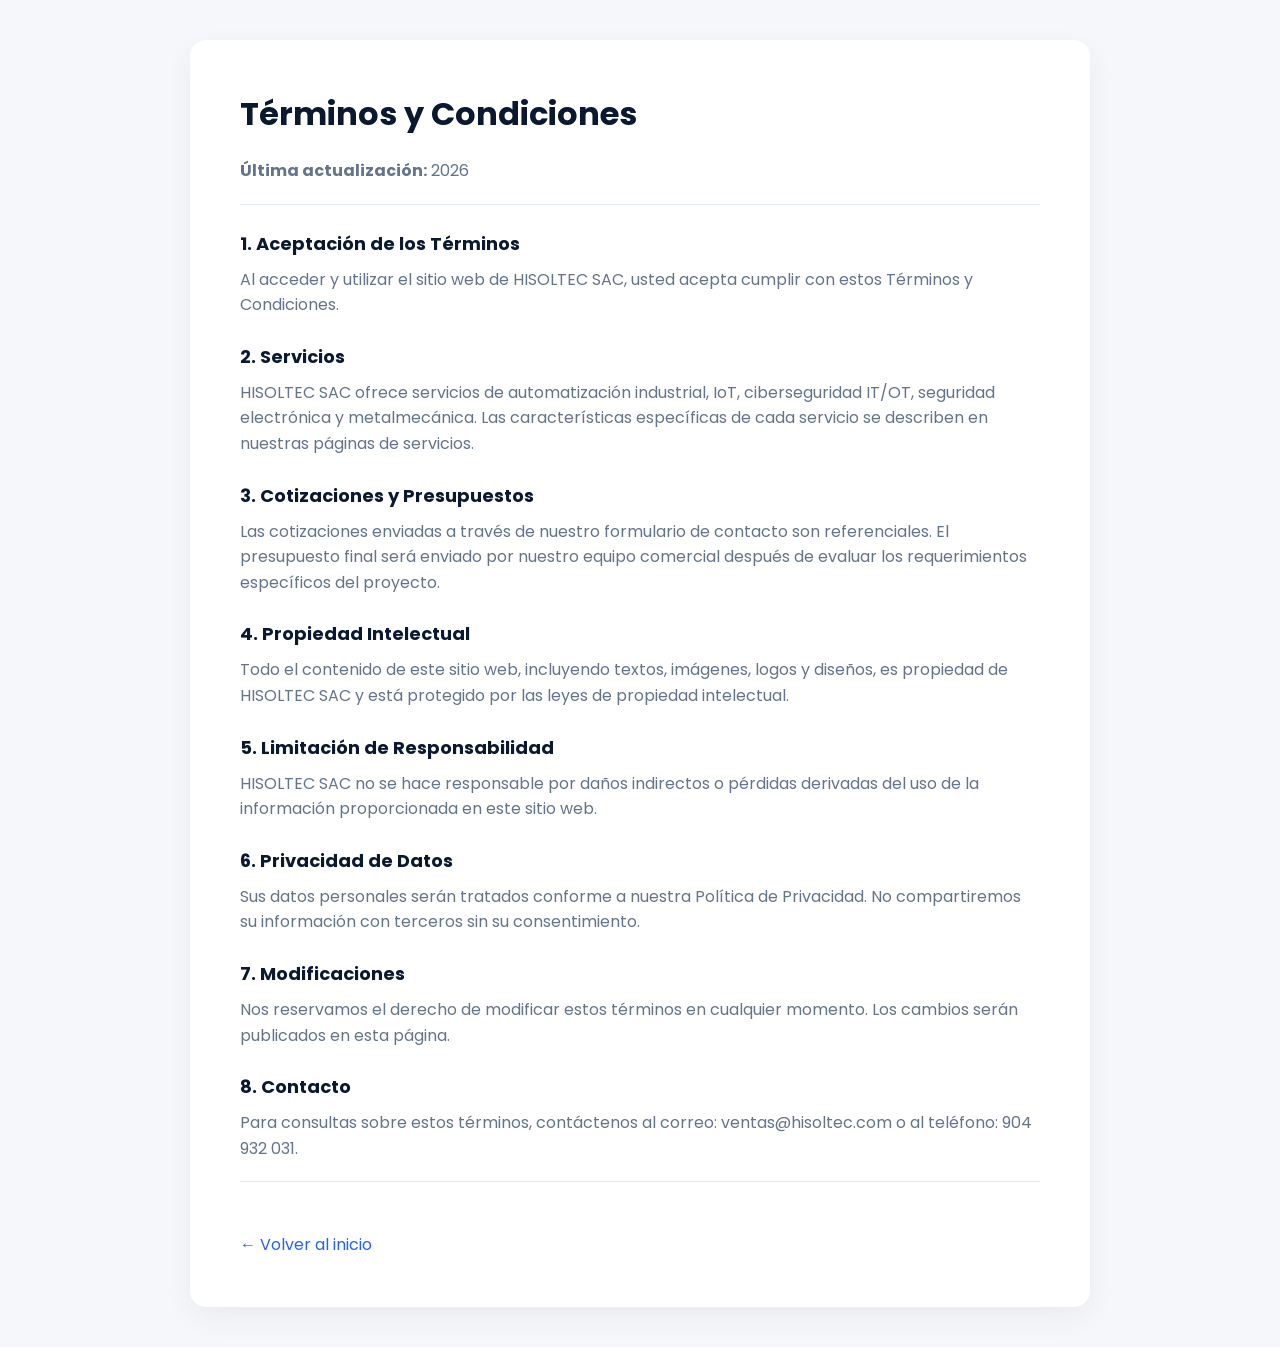
<file: terminos.html>
<!DOCTYPE html>
<html lang="es">
<head>
    <meta charset="UTF-8">
    <title>HISOLTEC | Términos y Condiciones</title>
    <meta name="viewport" content="width=device-width, initial-scale=1.0">
    <link href="https://fonts.googleapis.com/css2?family=Poppins:wght@400;600;700&display=swap" rel="stylesheet">
    <style>
        * { margin: 0; padding: 0; box-sizing: border-box; }
        body { font-family: 'Poppins', sans-serif; background: #F5F7FA; padding: 40px 20px; }
        .container { max-width: 900px; margin: 0 auto; background: white; padding: 50px; border-radius: 16px; box-shadow: 0 10px 30px rgba(0,0,0,0.05); }
        h1 { color: #0A192F; margin-bottom: 20px; }
        h2 { color: #0A192F; margin: 25px 0 10px 0; font-size: 18px; }
        p { color: #64748B; line-height: 1.6; margin-bottom: 15px; }
        .back-link { display: inline-block; margin-top: 30px; color: #2563EB; text-decoration: none; }
        .back-link:hover { text-decoration: underline; }
        hr { margin: 20px 0; border: none; border-top: 1px solid #E2E8F0; }
    </style>
</head>
<body>
    <div class="container">
        <h1>Términos y Condiciones</h1>
        <p><strong>Última actualización:</strong> 2026</p>
        <hr>
        
        <h2>1. Aceptación de los Términos</h2>
        <p>Al acceder y utilizar el sitio web de HISOLTEC SAC, usted acepta cumplir con estos Términos y Condiciones.</p>
        
        <h2>2. Servicios</h2>
        <p>HISOLTEC SAC ofrece servicios de automatización industrial, IoT, ciberseguridad IT/OT, seguridad electrónica y metalmecánica. Las características específicas de cada servicio se describen en nuestras páginas de servicios.</p>
        
        <h2>3. Cotizaciones y Presupuestos</h2>
        <p>Las cotizaciones enviadas a través de nuestro formulario de contacto son referenciales. El presupuesto final será enviado por nuestro equipo comercial después de evaluar los requerimientos específicos del proyecto.</p>
        
        <h2>4. Propiedad Intelectual</h2>
        <p>Todo el contenido de este sitio web, incluyendo textos, imágenes, logos y diseños, es propiedad de HISOLTEC SAC y está protegido por las leyes de propiedad intelectual.</p>
        
        <h2>5. Limitación de Responsabilidad</h2>
        <p>HISOLTEC SAC no se hace responsable por daños indirectos o pérdidas derivadas del uso de la información proporcionada en este sitio web.</p>
        
        <h2>6. Privacidad de Datos</h2>
        <p>Sus datos personales serán tratados conforme a nuestra Política de Privacidad. No compartiremos su información con terceros sin su consentimiento.</p>
        
        <h2>7. Modificaciones</h2>
        <p>Nos reservamos el derecho de modificar estos términos en cualquier momento. Los cambios serán publicados en esta página.</p>
        
        <h2>8. Contacto</h2>
        <p>Para consultas sobre estos términos, contáctenos al correo: ventas@hisoltec.com o al teléfono: 904 932 031.</p>
        
        <hr>
        <a href="index.html" class="back-link">← Volver al inicio</a>
    </div>
</body>
</html>
</file>
